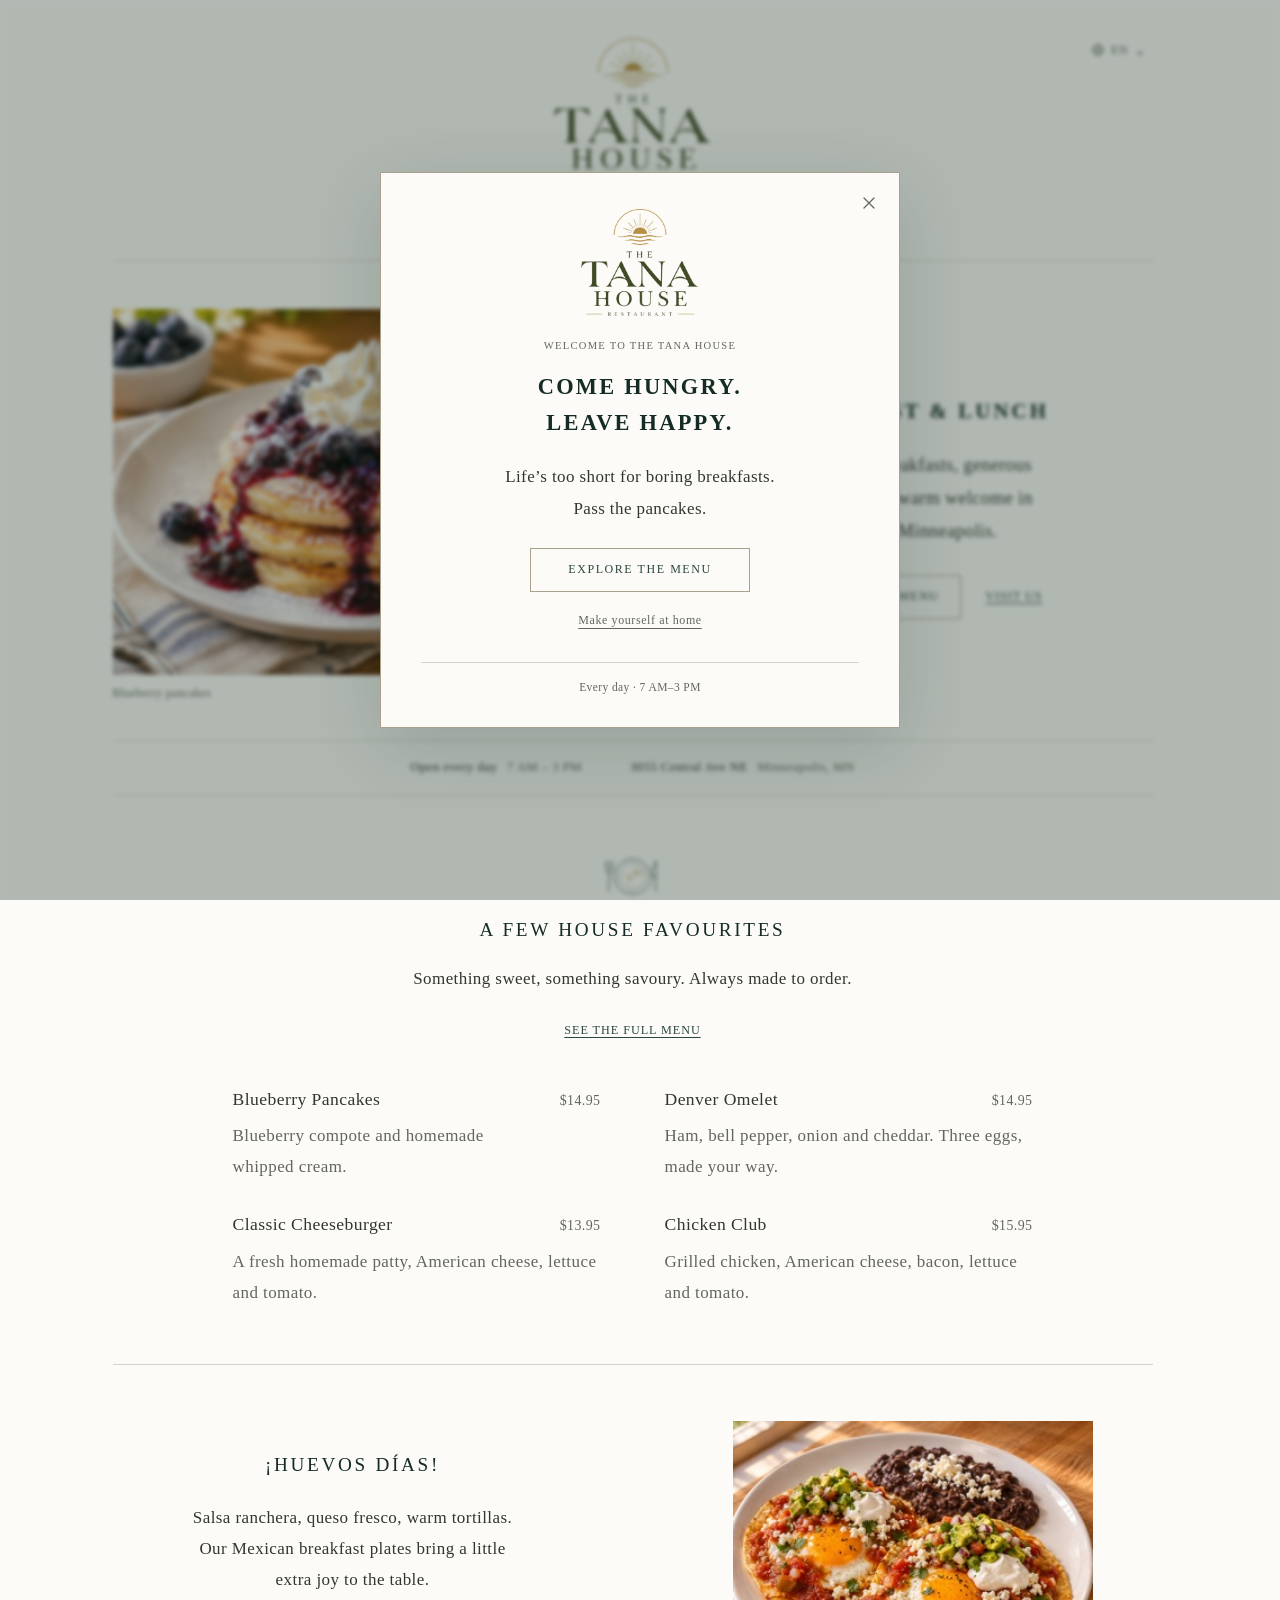
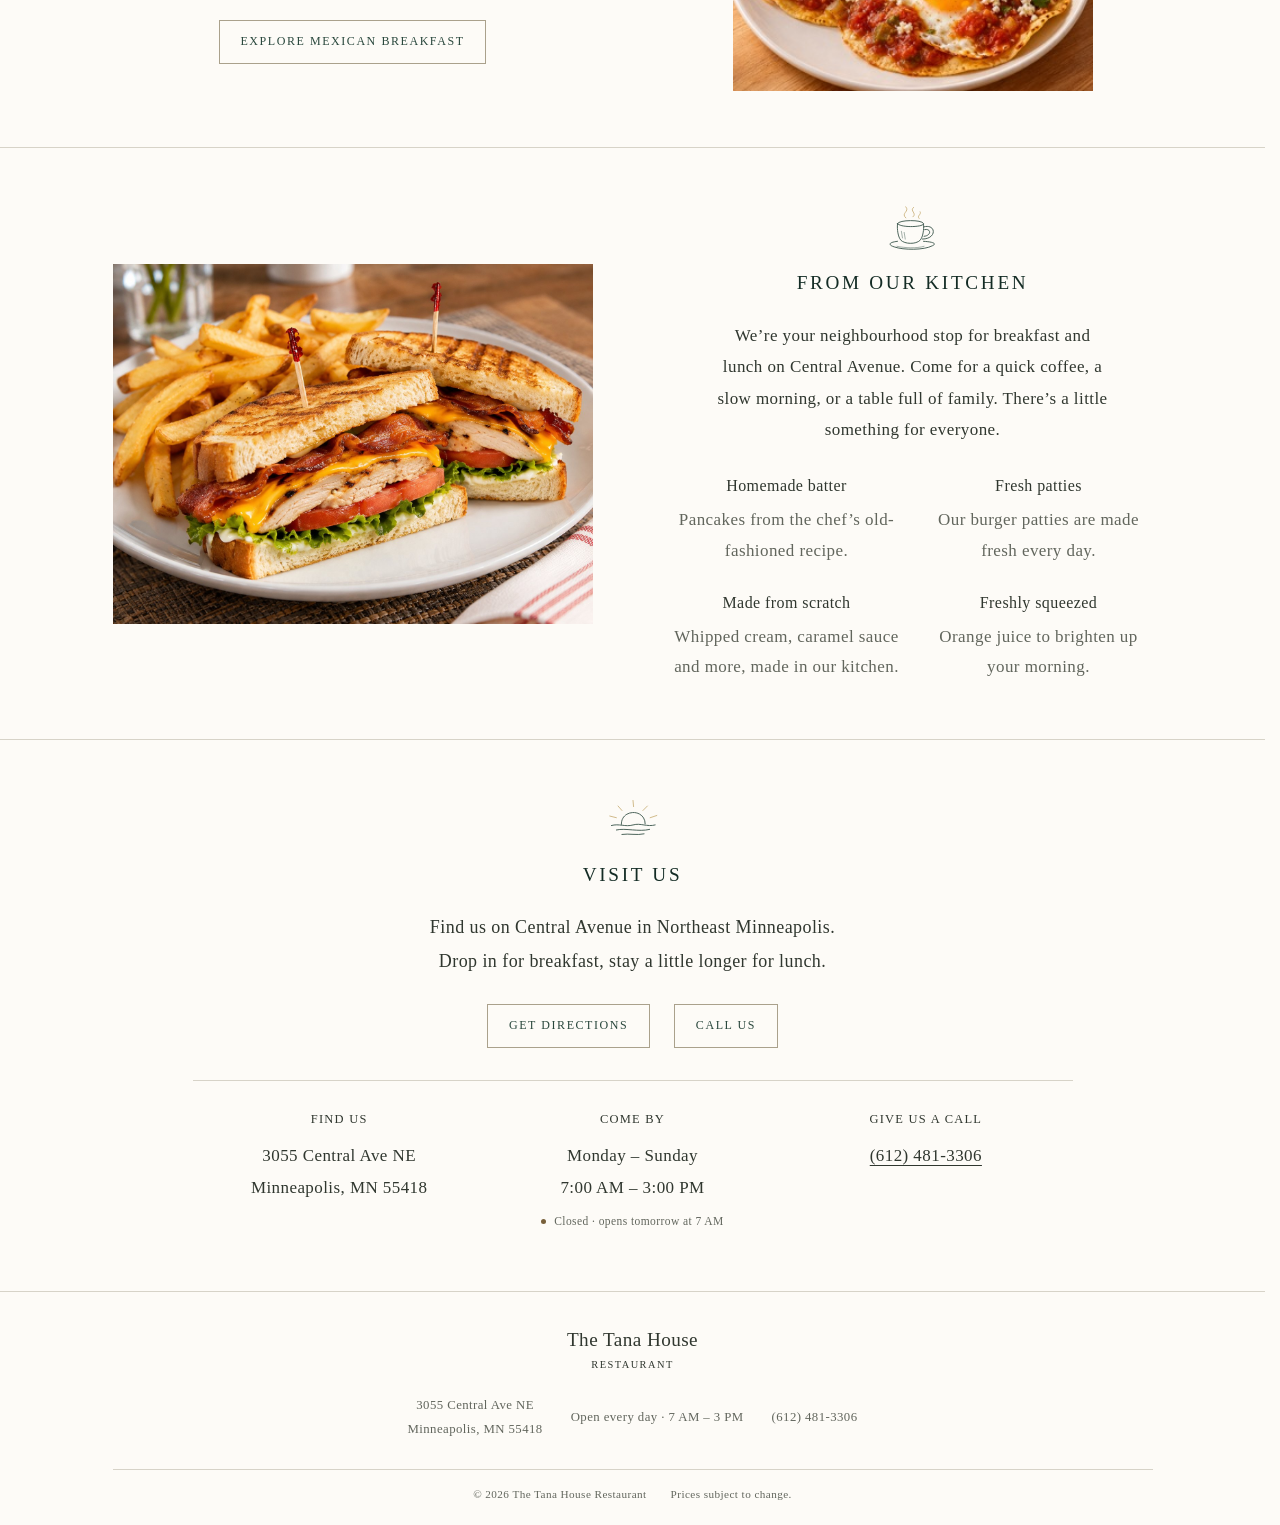
<file: index.html>
<!DOCTYPE html>
<html lang="en">
<head>
  <meta charset="UTF-8">
  <meta name="viewport" content="width=device-width, initial-scale=1, viewport-fit=cover">
  <title>The Tana House | Restaurant — Breakfast &amp; Lunch</title>
  <meta name="description" content="The Tana House is a breakfast and lunch restaurant at 3055 Central Ave NE, Minneapolis, open daily 7 AM–3 PM: classic pancakes, omelets, Mexican breakfast, handcrafted burgers, sandwiches, soups and desserts.">
  <meta name="theme-color" content="#FDFBF7">
  <link rel="icon" href="assets/img/logo-emblem.png" type="image/png">
  <link rel="stylesheet" href="assets/css/styles.css">
  <link rel="stylesheet" href="assets/css/languages.css">
  <link rel="stylesheet" href="assets/css/responsive.css">
  <link rel="alternate" hreflang="en" href="index.html">
  <link rel="alternate" hreflang="es" href="index-es.html">
  <link rel="alternate" hreflang="am" href="index-am.html">
  <link rel="alternate" hreflang="so" href="index-so.html">
  <link rel="alternate" hreflang="vi" href="index-vi.html">
  <link rel="alternate" hreflang="x-default" href="index.html">
  <script type="application/ld+json">
{
 "@context": "https://schema.org",
 "@type": "Restaurant",
 "name": "The Tana House",
 "description": "Breakfast and lunch restaurant in Northeast Minneapolis: pancakes, omelets, Mexican breakfast, burgers, sandwiches, soups and desserts.",
 "address": {
  "@type": "PostalAddress",
  "streetAddress": "3055 Central Ave NE",
  "addressLocality": "Minneapolis",
  "addressRegion": "MN",
  "postalCode": "55418",
  "addressCountry": "US"
 },
 "openingHoursSpecification": [
  {
   "@type": "OpeningHoursSpecification",
   "dayOfWeek": [
    "Monday",
    "Tuesday",
    "Wednesday",
    "Thursday",
    "Friday",
    "Saturday",
    "Sunday"
   ],
   "opens": "07:00",
   "closes": "15:00"
  }
 ],
 "servesCuisine": [
  "Breakfast",
  "Brunch",
  "American",
  "Mexican"
 ],
 "priceRange": "$$",
 "telephone": "+16124813306",
 "hasMenu": "menu.html",
 "image": "assets/img/logo.png"
}
  </script>
</head>
<body class="home-page">
  <a class="skip-link" href="#main">Skip to content</a>

  <header class="site-header">
    <nav class="nav wrap" aria-label="Main navigation">
      <a class="brand" href="index.html" aria-label="The Tana House — home"><img src="assets/img/logo.png" alt="" width="700" height="637"></a>

      <ul class="nav-links" id="nav-links"><li><a class="btn btn-primary" href="menu.html">View menu </a></li><li><a href="index.html#story">Our kitchen</a></li><li><a href="index.html#visit">Visit us</a></li></ul>
      <details class="language-picker"><summary aria-label="Choose language"><svg viewBox="0 0 24 24" fill="none" stroke="currentColor" stroke-width="1.6" aria-hidden="true"><circle cx="12" cy="12" r="9"/><path d="M3 12h18M12 3c5 5 5 13 0 18-5-5-5-13 0-18z"/></svg><span>EN</span><span class="language-chevron" aria-hidden="true">⌄</span></summary><div class="language-options"><a class="lang-switch" href="index.html" lang="en" hreflang="en" aria-current="page">English<span aria-hidden="true">✓</span></a><a class="lang-switch" href="index-es.html" lang="es" hreflang="es">Español</a><a class="lang-switch" href="index-am.html" lang="am" hreflang="am">አማርኛ</a><a class="lang-switch" href="index-so.html" lang="so" hreflang="so">Soomaali</a><a class="lang-switch" href="index-vi.html" lang="vi" hreflang="vi">Tiếng Việt</a></div></details>

    </nav>
  </header>

  <main id="main">
    <section class="hero" aria-labelledby="home-heading">
      <div class="wrap">
        <div class="hero-panel">
          <figure class="hero-art"><div class="photo arch"><img src="assets/img/photos/hero.jpg" alt="Blueberry pancakes with compote and whipped cream" width="1400" height="1050" fetchpriority="high" decoding="async"></div><figcaption><span>Blueberry pancakes</span><span>$14.95</span></figcaption></figure>
          <div class="hero-copy"><h1 id="home-heading">Breakfast &amp; lunch</h1><p class="hero-lead">Homemade breakfasts, generous lunches, and a warm welcome in Northeast Minneapolis.</p><div class="hero-actions"><a class="btn btn-primary" href="menu.html">Explore the menu </a><a class="text-link" href="#visit">Visit us </a></div></div>
        </div>
        <div class="hero-meta"><div><p><strong>Open every day</strong><span>7 AM – 3 PM</span></p></div><div><p><strong>3055 Central Ave NE</strong><span>Minneapolis, MN</span></p></div></div>
      </div>
    </section>

    <section class="section favourites" id="favourites">
      <div class="wrap">
        <div class="section-heading"><div><img class="section-sketch" src="assets/img/sketches/plate.svg" width="112" height="88" alt="" aria-hidden="true" loading="lazy" decoding="async"><h2>A few house favourites</h2><p>Something sweet, something savoury. Always made to order.</p></div><a class="text-link" href="menu.html">See the full menu </a></div>
        <div class="fav-grid">
          <a class="fav-card" href="menu.html#pancakes">

            <div class="fav-body"><div class="fav-title"><h3>Blueberry Pancakes</h3><span class="price">$14.95</span></div><p>Blueberry compote and homemade whipped cream.</p></div>
          </a>
          <a class="fav-card" href="menu.html#omelets">

            <div class="fav-body"><div class="fav-title"><h3>Denver Omelet</h3><span class="price">$14.95</span></div><p>Ham, bell pepper, onion and cheddar. Three eggs, made your way.</p></div>
          </a>
          <a class="fav-card" href="menu.html#burgers">

            <div class="fav-body"><div class="fav-title"><h3>Classic Cheeseburger</h3><span class="price">$13.95</span></div><p>A fresh homemade patty, American cheese, lettuce and tomato.</p></div>
          </a>
          <a class="fav-card" href="menu.html#sandwiches">

            <div class="fav-body"><div class="fav-title"><h3>Chicken Club</h3><span class="price">$15.95</span></div><p>Grilled chicken, American cheese, bacon, lettuce and tomato.</p></div>
          </a>
        </div>
        <aside class="feature" aria-labelledby="mex-heading"><div class="feature-grid">
      <div class="feature-copy"><h2 id="mex-heading">¡Huevos <em>Días!</em></h2><p>Salsa ranchera, queso fresco, warm tortillas. Our Mexican breakfast plates bring a little extra joy to the table.</p><a class="btn btn-gold" href="menu.html#huevos">Explore Mexican breakfast </a></div>
      <div class="feature-art photo"><img src="assets/img/dishes/huevos-rancheros.jpg" alt="Huevos Rancheros" width="320" height="320" loading="lazy" decoding="async"></div>
    </div></aside>
      </div>
    </section>

    <section class="section story-section" id="story"><div class="wrap story-grid">
      <div class="story-art photo"><img src="assets/img/photos/sandwiches.jpg" alt="Grilled chicken club sandwich with bacon, lettuce and tomato" width="1400" height="1050" loading="lazy" decoding="async"></div>
      <div class="story"><img class="section-sketch" src="assets/img/sketches/coffee.svg" width="112" height="88" alt="" aria-hidden="true" loading="lazy" decoding="async"><h2>From our kitchen</h2><p class="story-lead">We’re your neighbourhood stop for breakfast and lunch on Central Avenue. Come for a quick coffee, a slow morning, or a table full of family. There’s a little something for everyone.</p><div class="story-points"><div><h3>Homemade batter</h3><p>Pancakes from the chef’s old-fashioned recipe.</p></div>
<div><h3>Fresh patties</h3><p>Our burger patties are made fresh every day.</p></div>
<div><h3>Made from scratch</h3><p>Whipped cream, caramel sauce and more, made in our kitchen.</p></div>
<div><h3>Freshly squeezed</h3><p>Orange juice to brighten up your morning.</p></div></div></div>
    </div></section>

    <section class="section" data-restaurant-gallery hidden><div class="wrap"><div class="section-heading"><div><span class="eyebrow">A look around</span><h2>Make yourself at home.</h2></div></div><div class="gallery-grid" data-gallery-items></div></div></section>
    <section class="section guest-reviews" data-guest-reviews hidden><div class="wrap"><div class="section-heading"><div><span class="eyebrow">Around the table</span><h2>A few words from our guests.</h2></div></div><div class="review-grid" data-review-items></div></div></section>

    <section class="section visit" id="visit">
      <div class="wrap">
        <div class="visit-heading">
          <div><img class="section-sketch" src="assets/img/sketches/sunrise.svg" width="112" height="88" alt="" aria-hidden="true" loading="lazy" decoding="async"><h2>Visit us</h2></div>
          <div class="visit-copy"><p class="visit-lead">Find us on Central Avenue in Northeast Minneapolis. Drop in for breakfast, stay a little longer for lunch.</p><div class="hero-actions"><a class="btn btn-gold" href="https://www.google.com/maps/search/?api=1&amp;query=The+Tana+House+3055+Central+Ave+NE+Minneapolis+MN+55418" target="_blank" rel="noopener">Get directions </a><a class="btn btn-light" href="tel:+16124813306">Call us</a></div></div>
        </div>
        <div class="visit-card"><div><span class="detail-icon"><svg viewBox="0 0 24 24" fill="none" stroke="currentColor" stroke-width="1.7" stroke-linecap="round" stroke-linejoin="round" aria-hidden="true"><path d="M12 22s-7-6.2-7-12a7 7 0 0 1 14 0c0 5.8-7 12-7 12z"/><circle cx="12" cy="10" r="2.5"/></svg></span><div><h3>Find us</h3><address>3055 Central Ave NE<br>Minneapolis, MN 55418</address></div></div><div><span class="detail-icon"><svg viewBox="0 0 24 24" fill="none" stroke="currentColor" stroke-width="1.7" stroke-linecap="round" stroke-linejoin="round" aria-hidden="true"><path d="M4 6h16M4 12h16M4 18h10"/></svg></span><div><h3>Come by</h3><p>Monday – Sunday<br><strong>7:00 AM – 3:00 PM</strong></p><span class="open-status" hidden><i aria-hidden="true"></i><span class="open-text"></span></span></div></div><div><span class="detail-icon"><svg viewBox="0 0 24 24" fill="none" stroke="currentColor" stroke-width="1.7" stroke-linecap="round" stroke-linejoin="round" aria-hidden="true"><path d="M22 16.9v3a2 2 0 0 1-2.2 2 19.8 19.8 0 0 1-8.6-3.1 19.5 19.5 0 0 1-6-6A19.8 19.8 0 0 1 2.1 4.2 2 2 0 0 1 4.1 2h3a2 2 0 0 1 2 1.7c.1 1 .4 1.9.7 2.8a2 2 0 0 1-.5 2.1L8 9.9a16 16 0 0 0 6 6l1.3-1.3a2 2 0 0 1 2.1-.4c.9.3 1.8.6 2.8.7a2 2 0 0 1 1.7 2z"/></svg></span><div><h3>Give us a call</h3><a href="tel:+16124813306">(612) 481-3306</a></div></div></div>
      </div>
    </section>
  </main>

  <footer class="site-footer">
    <div class="wrap footer-grid"><a class="footer-brand" href="index.html">The Tana House<span>Restaurant</span></a><div class="footer-contact"><address><a href="https://www.google.com/maps/search/?api=1&amp;query=The+Tana+House+3055+Central+Ave+NE+Minneapolis+MN+55418" target="_blank" rel="noopener">3055 Central Ave NE<br>Minneapolis, MN 55418</a></address><p>Open every day · 7 AM – 3 PM</p><a href="tel:+16124813306">(612) 481-3306</a></div></div>
    <div class="wrap footer-bottom"><span>&copy; <span id="year">2026</span> The Tana House Restaurant</span><span>Prices subject to change.</span></div>
  </footer>

  <script src="assets/js/content.js"></script>
  <script src="assets/js/languages.js"></script>
  <script src="assets/js/main.js"></script>
  <script src="assets/js/welcome.js"></script>
  <script src="assets/js/motion.js"></script>
</body>
</html>
</file>
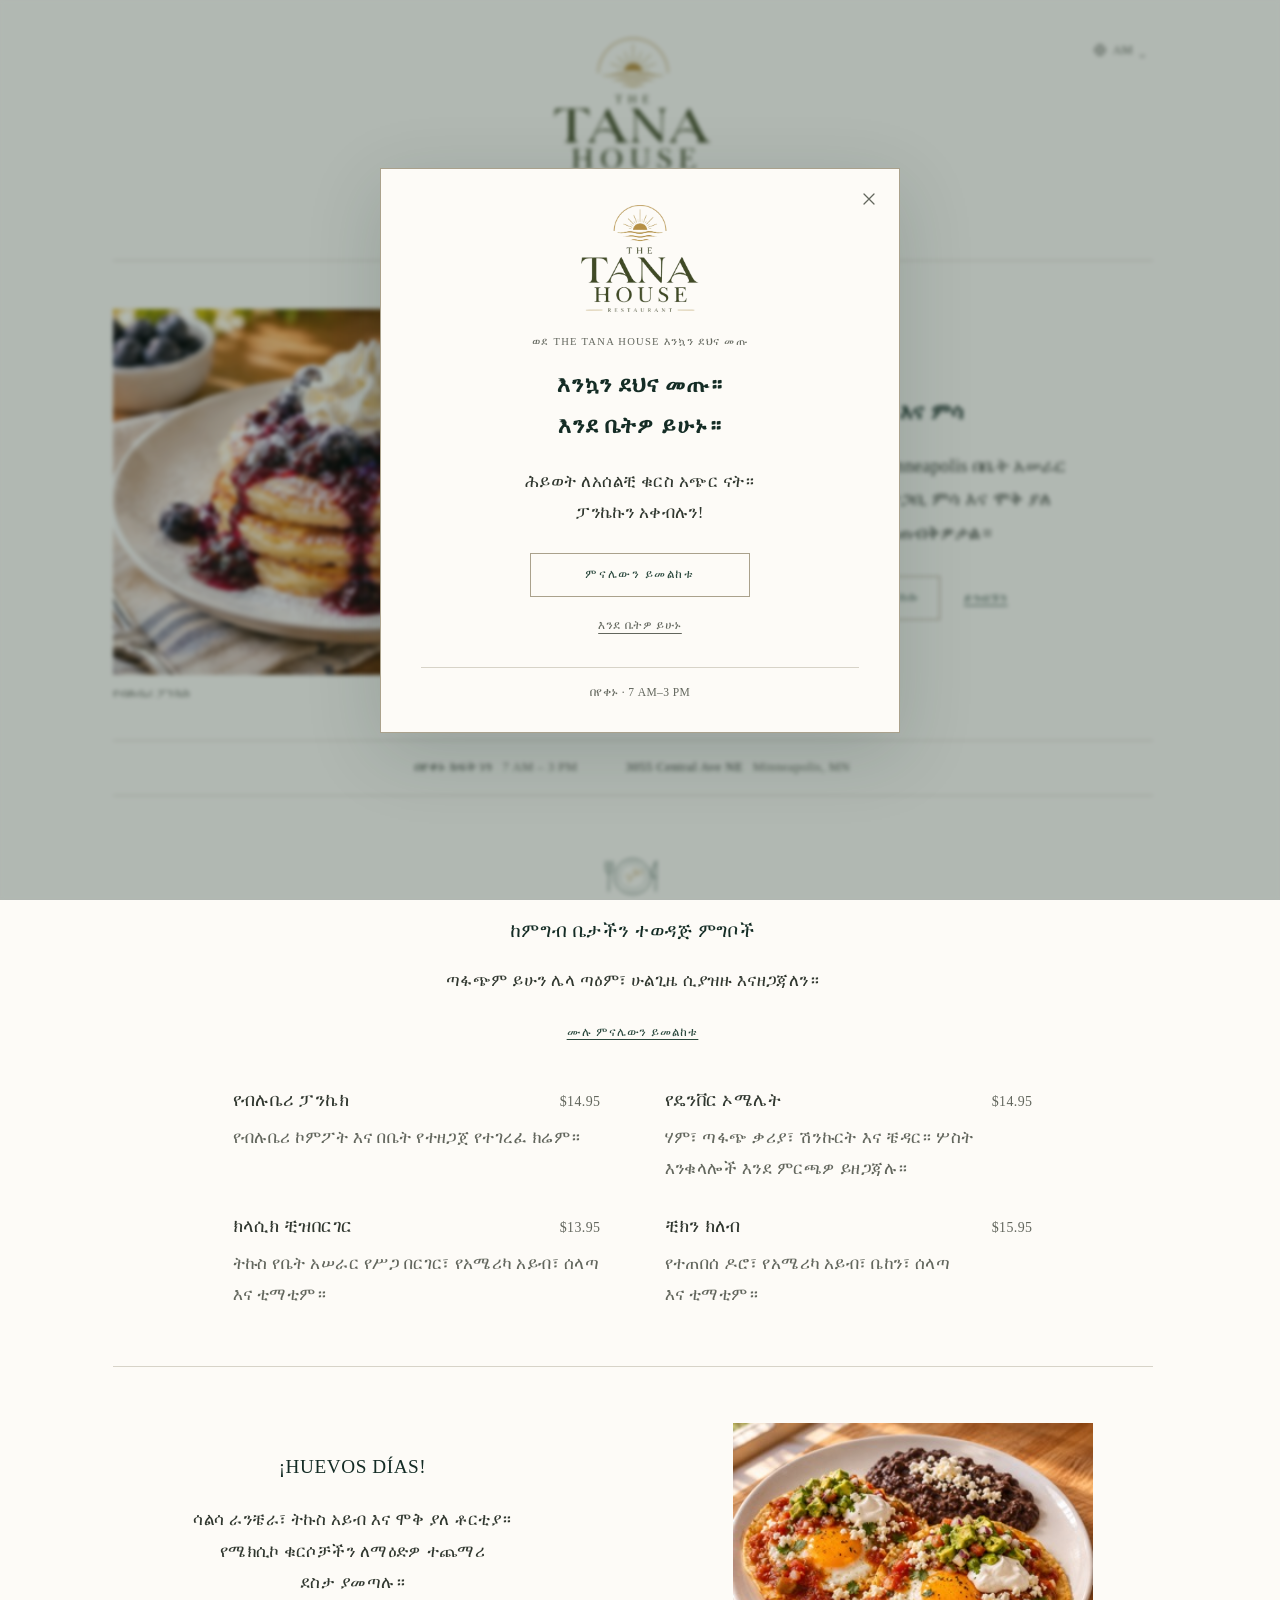
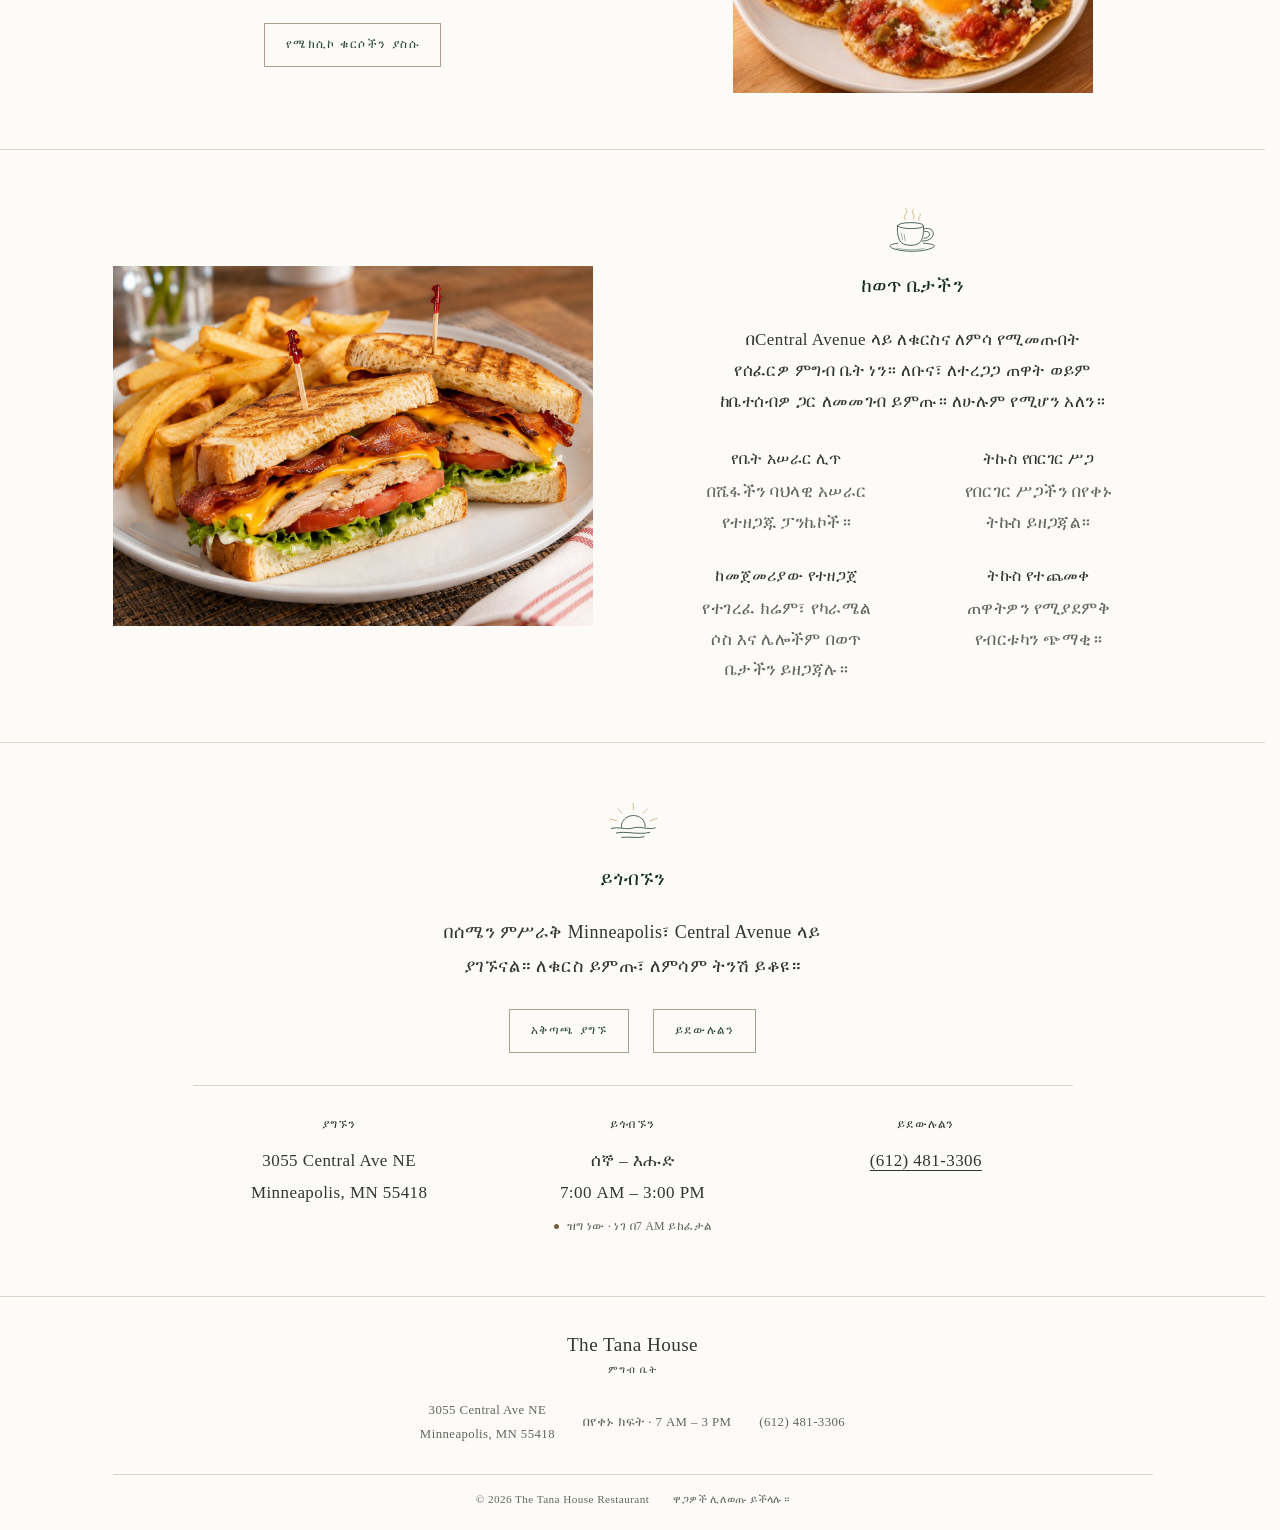
<file: index-am.html>
<!DOCTYPE html>
<html lang="am">
<head>
  <meta charset="UTF-8">
  <meta name="viewport" content="width=device-width, initial-scale=1, viewport-fit=cover">
  <title>The Tana House | ቁርስ እና ምሳ</title>
  <meta name="description" content="The Tana House በ3055 Central Ave NE፣ Minneapolis የሚገኝ የቁርስና የምሳ ምግብ ቤት ነው። ፓንኬክ፣ ኦሜሌት፣ የሜክሲኮ ቁርስ፣ በርገር እና ሌሎችም። በየቀኑ 7 AM–3 PM።">
  <meta name="theme-color" content="#FDFBF7">
  <link rel="icon" href="assets/img/logo-emblem.png" type="image/png">
  <link rel="stylesheet" href="assets/css/styles.css">
  <link rel="stylesheet" href="assets/css/languages.css">
  <link rel="stylesheet" href="assets/css/responsive.css">
  <link rel="alternate" hreflang="en" href="index.html">
  <link rel="alternate" hreflang="es" href="index-es.html">
  <link rel="alternate" hreflang="am" href="index-am.html">
  <link rel="alternate" hreflang="so" href="index-so.html">
  <link rel="alternate" hreflang="vi" href="index-vi.html">
  <link rel="alternate" hreflang="x-default" href="index.html">
  <script type="application/ld+json">
{
 "@context": "https://schema.org",
 "@type": "Restaurant",
 "name": "The Tana House",
 "description": "The Tana House በ3055 Central Ave NE፣ Minneapolis የሚገኝ የቁርስና የምሳ ምግብ ቤት ነው። ፓንኬክ፣ ኦሜሌት፣ የሜክሲኮ ቁርስ፣ በርገር እና ሌሎችም። በየቀኑ 7 AM–3 PM።",
 "address": {
  "@type": "PostalAddress",
  "streetAddress": "3055 Central Ave NE",
  "addressLocality": "Minneapolis",
  "addressRegion": "MN",
  "postalCode": "55418",
  "addressCountry": "US"
 },
 "openingHoursSpecification": [
  {
   "@type": "OpeningHoursSpecification",
   "dayOfWeek": [
    "Monday",
    "Tuesday",
    "Wednesday",
    "Thursday",
    "Friday",
    "Saturday",
    "Sunday"
   ],
   "opens": "07:00",
   "closes": "15:00"
  }
 ],
 "servesCuisine": [
  "Breakfast",
  "Brunch",
  "American",
  "Mexican"
 ],
 "priceRange": "$$",
 "telephone": "+16124813306",
 "hasMenu": "menu-am.html",
 "image": "assets/img/logo.png"
}
</script>
</head>
<body class="home-page">
  <a class="skip-link" href="#main">ወደ ዋናው ይዘት ይሂዱ</a>

  <header class="site-header">
    <nav class="nav wrap" aria-label="ዋና አሰሳ">
      <a class="brand" href="index-am.html" aria-label="The Tana House — ዋና ገጽ"><img src="assets/img/logo.png" alt="" width="700" height="637"></a>

      <ul class="nav-links" id="nav-links"><li><a class="btn btn-primary" href="menu-am.html">ምናሌውን ይመልከቱ </a></li><li><a href="index-am.html#story">ወጥ ቤታችን</a></li><li><a href="index-am.html#visit">ይጎብኙን</a></li></ul>
      <details class="language-picker"><summary aria-label="ቋንቋ ይምረጡ"><svg viewBox="0 0 24 24" fill="none" stroke="currentColor" stroke-width="1.6" aria-hidden="true"><circle cx="12" cy="12" r="9"/><path d="M3 12h18M12 3c5 5 5 13 0 18-5-5-5-13 0-18z"/></svg><span>AM</span><span class="language-chevron" aria-hidden="true">⌄</span></summary><div class="language-options"><a class="lang-switch" href="index.html" lang="en" hreflang="en">English</a><a class="lang-switch" href="index-es.html" lang="es" hreflang="es">Español</a><a class="lang-switch" href="index-am.html" lang="am" hreflang="am" aria-current="page">አማርኛ<span aria-hidden="true">✓</span></a><a class="lang-switch" href="index-so.html" lang="so" hreflang="so">Soomaali</a><a class="lang-switch" href="index-vi.html" lang="vi" hreflang="vi">Tiếng Việt</a></div></details>

    </nav>
  </header>

  <main id="main">
    <section class="hero" aria-labelledby="home-heading">
      <div class="wrap">
        <div class="hero-panel">
          <figure class="hero-art"><div class="photo arch"><img src="assets/img/photos/hero.jpg" alt="የብሉቤሪ ፓንኬክ ከኮምፖት እና ከተገረፈ ክሬም ጋር" width="1400" height="1050" fetchpriority="high" decoding="async"></div><figcaption><span>የብሉቤሪ ፓንኬክ</span><span>$14.95</span></figcaption></figure>
          <div class="hero-copy"><h1 id="home-heading">ቁርስ እና ምሳ</h1><p class="hero-lead">በሰሜን ምሥራቅ Minneapolis በቤት አሠራር የተዘጋጀ ቁርስ፣ አጥጋቢ ምሳ እና ሞቅ ያለ አቀባበል ይጠብቅዎታል።</p><div class="hero-actions"><a class="btn btn-primary" href="menu-am.html">ምናሌውን ያስሱ </a><a class="text-link" href="#visit">ይጎብኙን </a></div></div>
        </div>
        <div class="hero-meta"><div><p><strong>በየቀኑ ክፍት ነን</strong><span>7 AM – 3 PM</span></p></div><div><p><strong>3055 Central Ave NE</strong><span>Minneapolis, MN</span></p></div></div>
      </div>
    </section>

    <section class="section favourites" id="favourites">
      <div class="wrap">
        <div class="section-heading"><div><img class="section-sketch" src="assets/img/sketches/plate.svg" width="112" height="88" alt="" aria-hidden="true" loading="lazy" decoding="async"><h2>ከምግብ ቤታችን ተወዳጅ ምግቦች</h2><p>ጣፋጭም ይሁን ሌላ ጣዕም፣ ሁልጊዜ ሲያዝዙ እናዘጋጃለን።</p></div><a class="text-link" href="menu-am.html">ሙሉ ምናሌውን ይመልከቱ </a></div>
        <div class="fav-grid">
          <a class="fav-card" href="menu-am.html#pancakes">

            <div class="fav-body"><div class="fav-title"><h3>የብሉቤሪ ፓንኬክ</h3><span class="price">$14.95</span></div><p>የብሉቤሪ ኮምፖት እና በቤት የተዘጋጀ የተገረፈ ክሬም።</p></div>
          </a>
          <a class="fav-card" href="menu-am.html#omelets">

            <div class="fav-body"><div class="fav-title"><h3>የዴንቨር ኦሜሌት</h3><span class="price">$14.95</span></div><p>ሃም፣ ጣፋጭ ቃሪያ፣ ሽንኩርት እና ቼዳር። ሦስት እንቁላሎች እንደ ምርጫዎ ይዘጋጃሉ።</p></div>
          </a>
          <a class="fav-card" href="menu-am.html#burgers">

            <div class="fav-body"><div class="fav-title"><h3>ክላሲክ ቺዝበርገር</h3><span class="price">$13.95</span></div><p>ትኩስ የቤት አሠራር የሥጋ በርገር፣ የአሜሪካ አይብ፣ ሰላጣ እና ቲማቲም።</p></div>
          </a>
          <a class="fav-card" href="menu-am.html#sandwiches">

            <div class="fav-body"><div class="fav-title"><h3>ቺክን ክለብ</h3><span class="price">$15.95</span></div><p>የተጠበሰ ዶሮ፣ የአሜሪካ አይብ፣ ቤከን፣ ሰላጣ እና ቲማቲም።</p></div>
          </a>
        </div>
        <aside class="feature" aria-labelledby="mex-heading"><div class="feature-grid">
      <div class="feature-copy"><h2 id="mex-heading">¡Huevos <em>Días!</em></h2><p>ሳልሳ ራንቼራ፣ ትኩስ አይብ እና ሞቅ ያለ ቶርቲያ። የሜክሲኮ ቁርሶቻችን ለማዕድዎ ተጨማሪ ደስታ ያመጣሉ።</p><a class="btn btn-gold" href="menu-am.html#huevos">የሜክሲኮ ቁርሶችን ያስሱ </a></div>
      <div class="feature-art photo"><img src="assets/img/dishes/huevos-rancheros.jpg" alt="Huevos Rancheros" width="320" height="320" loading="lazy" decoding="async"></div>
    </div></aside>
      </div>
    </section>

    <section class="section story-section" id="story"><div class="wrap story-grid">
      <div class="story-art photo"><img src="assets/img/photos/sandwiches.jpg" alt="የተጠበሰ የዶሮ ክለብ ሳንድዊች ከቤከን፣ ከሰላጣ እና ከቲማቲም ጋር" width="1400" height="1050" loading="lazy" decoding="async"></div>
      <div class="story"><img class="section-sketch" src="assets/img/sketches/coffee.svg" width="112" height="88" alt="" aria-hidden="true" loading="lazy" decoding="async"><h2>ከወጥ ቤታችን</h2><p class="story-lead">በCentral Avenue ላይ ለቁርስና ለምሳ የሚመጡበት የሰፈርዎ ምግብ ቤት ነን። ለቡና፣ ለተረጋጋ ጠዋት ወይም ከቤተሰብዎ ጋር ለመመገብ ይምጡ። ለሁሉም የሚሆን አለን።</p><div class="story-points"><div><h3>የቤት አሠራር ሊጥ</h3><p>በሼፋችን ባህላዊ አሠራር የተዘጋጁ ፓንኬኮች።</p></div>
<div><h3>ትኩስ የበርገር ሥጋ</h3><p>የበርገር ሥጋችን በየቀኑ ትኩስ ይዘጋጃል።</p></div>
<div><h3>ከመጀመሪያው የተዘጋጀ</h3><p>የተገረፈ ክሬም፣ የካራሜል ሶስ እና ሌሎችም በወጥ ቤታችን ይዘጋጃሉ።</p></div>
<div><h3>ትኩስ የተጨመቀ</h3><p>ጠዋትዎን የሚያደምቅ የብርቱካን ጭማቂ።</p></div></div></div>
    </div></section>

    <section class="section" data-restaurant-gallery hidden><div class="wrap"><div class="section-heading"><div><span class="eyebrow">አካባቢያችንን ይመልከቱ</span><h2>እንደ ቤትዎ ይሁኑ።</h2></div></div><div class="gallery-grid" data-gallery-items></div></div></section>
    <section class="section guest-reviews" data-guest-reviews hidden><div class="wrap"><div class="section-heading"><div><span class="eyebrow">በማዕዱ ዙሪያ</span><h2>ከእንግዶቻችን ጥቂት ቃላት።</h2></div></div><div class="review-grid" data-review-items></div></div></section>

    <section class="section visit" id="visit">
      <div class="wrap">
        <div class="visit-heading">
          <div><img class="section-sketch" src="assets/img/sketches/sunrise.svg" width="112" height="88" alt="" aria-hidden="true" loading="lazy" decoding="async"><h2>ይጎብኙን</h2></div>
          <div class="visit-copy"><p class="visit-lead">በሰሜን ምሥራቅ Minneapolis፣ Central Avenue ላይ ያገኙናል። ለቁርስ ይምጡ፣ ለምሳም ትንሽ ይቆዩ።</p><div class="hero-actions"><a class="btn btn-gold" href="https://www.google.com/maps/search/?api=1&amp;query=The+Tana+House+3055+Central+Ave+NE+Minneapolis+MN+55418" target="_blank" rel="noopener">አቅጣጫ ያግኙ </a><a class="btn btn-light" href="tel:+16124813306">ይደውሉልን</a></div></div>
        </div>
        <div class="visit-card"><div><span class="detail-icon"><svg viewbox="0 0 24 24" fill="none" stroke="currentColor" stroke-width="1.7" stroke-linecap="round" stroke-linejoin="round" aria-hidden="true"><path d="M12 22s-7-6.2-7-12a7 7 0 0 1 14 0c0 5.8-7 12-7 12z"></path><circle cx="12" cy="10" r="2.5"></circle></svg></span><div><h3>ያግኙን</h3><address>3055 Central Ave NE<br>Minneapolis, MN 55418</address></div></div><div><span class="detail-icon"><svg viewbox="0 0 24 24" fill="none" stroke="currentColor" stroke-width="1.7" stroke-linecap="round" stroke-linejoin="round" aria-hidden="true"><path d="M4 6h16M4 12h16M4 18h10"></path></svg></span><div><h3>ይጎብኙን</h3><p>ሰኞ – እሑድ<br><strong>7:00 AM – 3:00 PM</strong></p><span class="open-status" hidden><i aria-hidden="true"></i><span class="open-text"></span></span></div></div><div><span class="detail-icon"><svg viewbox="0 0 24 24" fill="none" stroke="currentColor" stroke-width="1.7" stroke-linecap="round" stroke-linejoin="round" aria-hidden="true"><path d="M22 16.9v3a2 2 0 0 1-2.2 2 19.8 19.8 0 0 1-8.6-3.1 19.5 19.5 0 0 1-6-6A19.8 19.8 0 0 1 2.1 4.2 2 2 0 0 1 4.1 2h3a2 2 0 0 1 2 1.7c.1 1 .4 1.9.7 2.8a2 2 0 0 1-.5 2.1L8 9.9a16 16 0 0 0 6 6l1.3-1.3a2 2 0 0 1 2.1-.4c.9.3 1.8.6 2.8.7a2 2 0 0 1 1.7 2z"></path></svg></span><div><h3>ይደውሉልን</h3><a href="tel:+16124813306">(612) 481-3306</a></div></div></div>
      </div>
    </section>
  </main>

  <footer class="site-footer">
    <div class="wrap footer-grid"><a class="footer-brand" href="index-am.html">The Tana House<span>ምግብ ቤት</span></a><div class="footer-contact"><address><a href="https://www.google.com/maps/search/?api=1&amp;query=The+Tana+House+3055+Central+Ave+NE+Minneapolis+MN+55418" target="_blank" rel="noopener">3055 Central Ave NE<br>Minneapolis, MN 55418</a></address><p>በየቀኑ ክፍት · 7 AM – 3 PM</p><a href="tel:+16124813306">(612) 481-3306</a></div></div>
    <div class="wrap footer-bottom"><span>© <span id="year">2026</span> The Tana House Restaurant</span><span>ዋጋዎች ሊለወጡ ይችላሉ።</span></div>
  </footer>

  <script src="assets/js/content.js"></script>
  <script src="assets/js/languages.js"></script>
  <script src="assets/js/main.js"></script>
  <script src="assets/js/welcome.js"></script>
  <script src="assets/js/motion.js"></script>
</body>
</html>
</file>
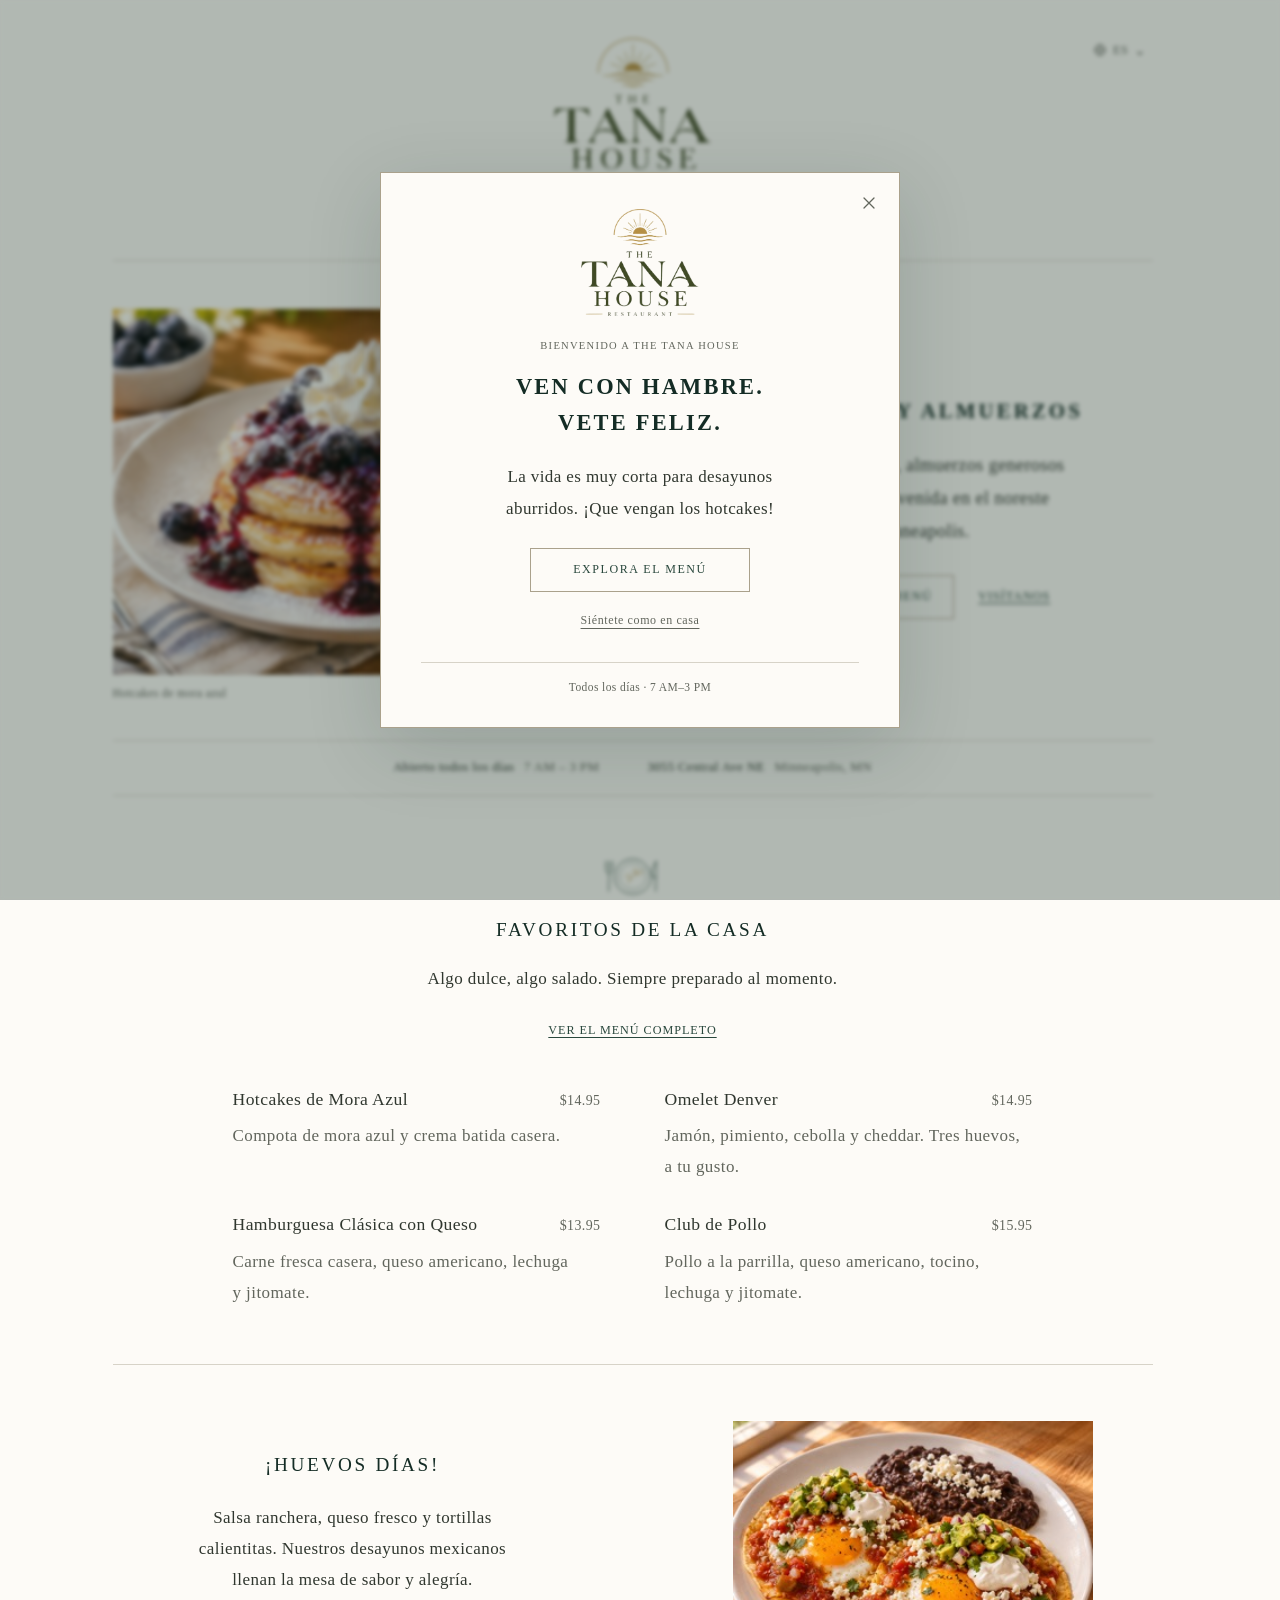
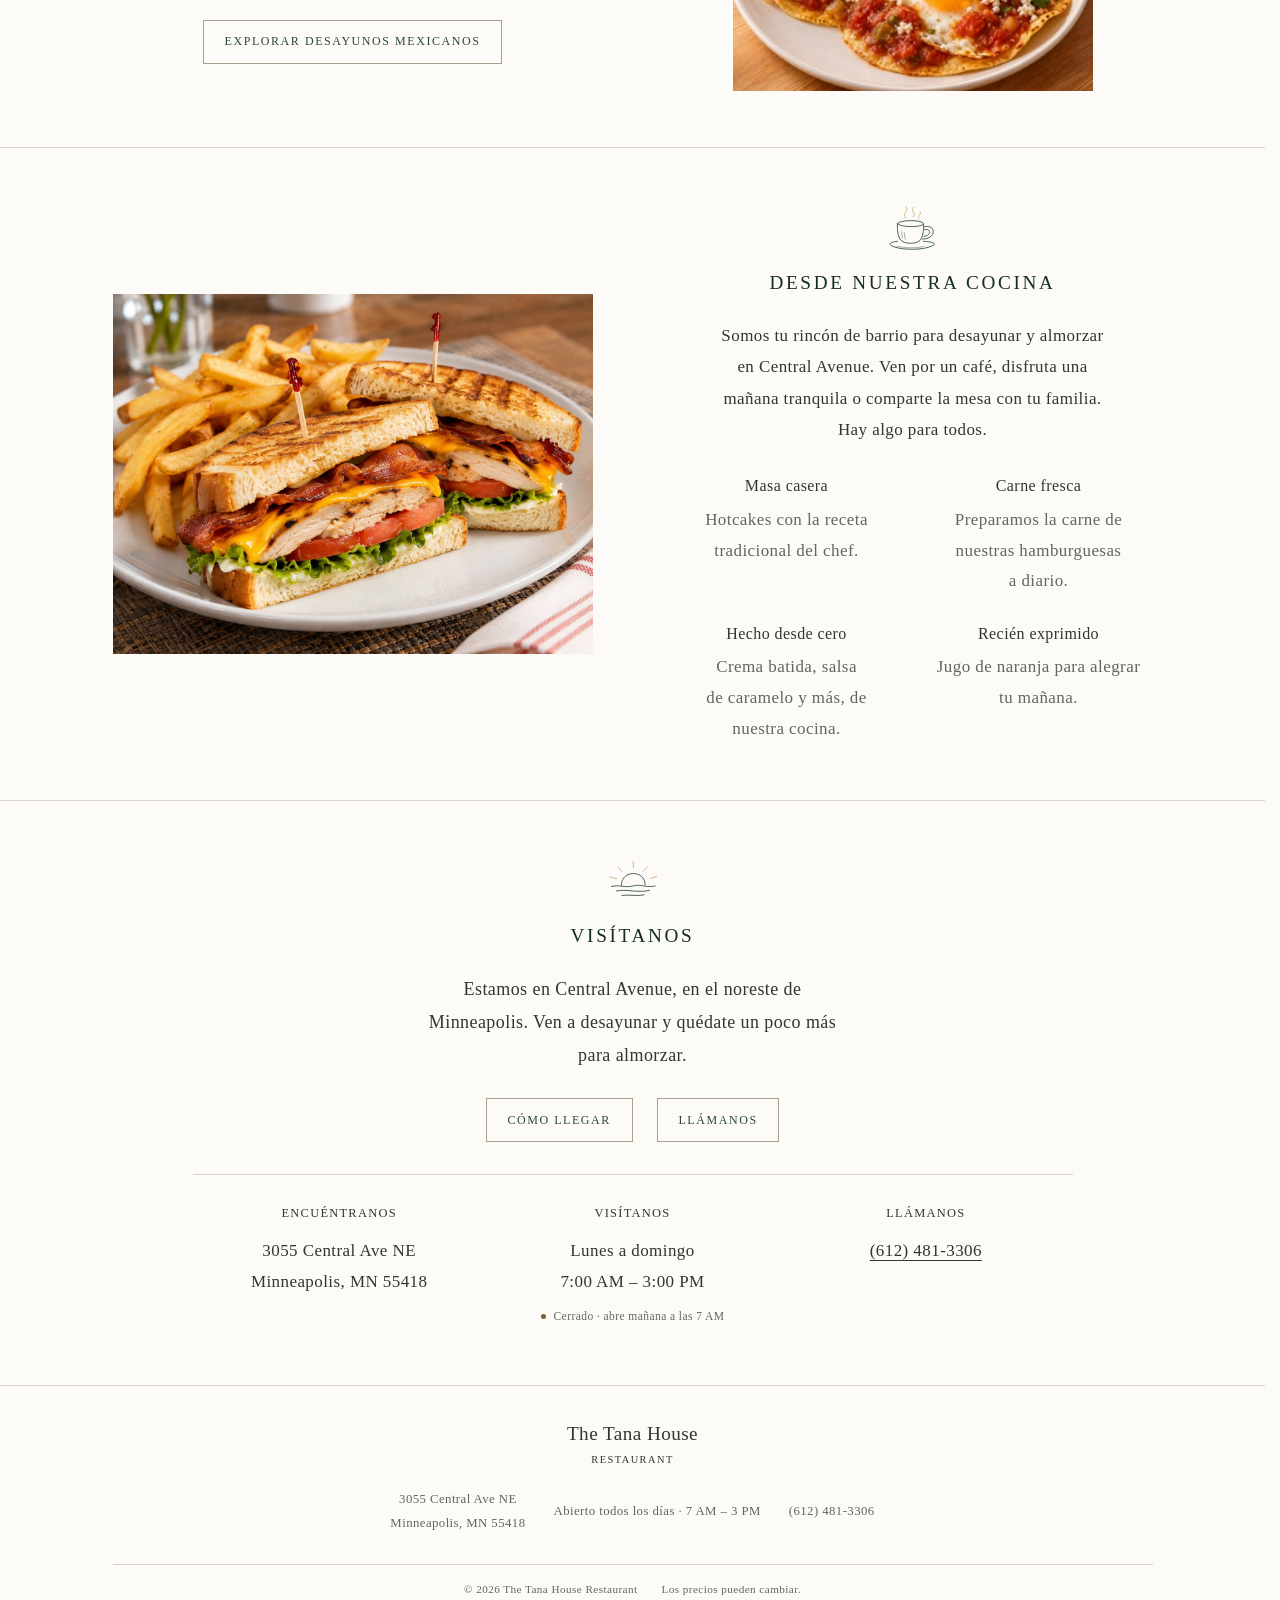
<file: index-es.html>
<!DOCTYPE html>
<html lang="es">
<head>
  <meta charset="UTF-8">
  <meta name="viewport" content="width=device-width, initial-scale=1, viewport-fit=cover">
  <title>The Tana House | Restaurante — Desayunos y Almuerzos</title>
  <meta name="description" content="The Tana House es un restaurante de desayunos y almuerzos en 3055 Central Ave NE, Minneapolis, abierto todos los días de 7 AM a 3 PM: hotcakes, omelets, desayunos mexicanos, hamburguesas, sándwiches, sopas y postres.">
  <meta name="theme-color" content="#FDFBF7">
  <link rel="icon" href="assets/img/logo-emblem.png" type="image/png">
  <link rel="stylesheet" href="assets/css/styles.css">
  <link rel="stylesheet" href="assets/css/languages.css">
  <link rel="stylesheet" href="assets/css/responsive.css">
  <link rel="alternate" hreflang="en" href="index.html">
  <link rel="alternate" hreflang="es" href="index-es.html">
  <link rel="alternate" hreflang="am" href="index-am.html">
  <link rel="alternate" hreflang="so" href="index-so.html">
  <link rel="alternate" hreflang="vi" href="index-vi.html">
  <link rel="alternate" hreflang="x-default" href="index.html">
  <script type="application/ld+json">
{
 "@context": "https://schema.org",
 "@type": "Restaurante",
 "name": "The Tana House",
 "description": "Breakfast and lunch restaurant in Northeast Minneapolis: pancakes, omelets, Mexican breakfast, burgers, sandwiches, soups and desserts.",
 "address": {
  "@type": "PostalAddress",
  "streetAddress": "3055 Central Ave NE",
  "addressLocality": "Minneapolis",
  "addressRegion": "MN",
  "postalCode": "55418",
  "addressCountry": "US"
 },
 "openingHoursSpecification": [
  {
   "@type": "OpeningHoursSpecification",
   "dayOfWeek": [
    "Monday",
    "Tuesday",
    "Wednesday",
    "Thursday",
    "Friday",
    "Saturday",
    "Sunday"
   ],
   "opens": "07:00",
   "closes": "15:00"
  }
 ],
 "servesCuisine": [
  "Breakfast",
  "Brunch",
  "American",
  "Mexicano"
 ],
 "priceRange": "$$",
 "telephone": "+16124813306",
 "hasMenu": "menu-es.html",
 "image": "assets/img/logo.png"
}
  </script>
</head>
<body class="home-page">
  <a class="skip-link" href="#main">Saltar al contenido</a>

  <header class="site-header">
    <nav class="nav wrap" aria-label="Navegación principal">
      <a class="brand" href="index-es.html" aria-label="The Tana House — inicio"><img src="assets/img/logo.png" alt="" width="700" height="637"></a>

      <ul class="nav-links" id="nav-links"><li><a class="btn btn-primary" href="menu-es.html">Ver menú </a></li><li><a href="index-es.html#story">Nuestra cocina</a></li><li><a href="index-es.html#visit">Visítanos</a></li></ul>
      <details class="language-picker"><summary aria-label="Elegir idioma"><svg viewBox="0 0 24 24" fill="none" stroke="currentColor" stroke-width="1.6" aria-hidden="true"><circle cx="12" cy="12" r="9"/><path d="M3 12h18M12 3c5 5 5 13 0 18-5-5-5-13 0-18z"/></svg><span>ES</span><span class="language-chevron" aria-hidden="true">⌄</span></summary><div class="language-options"><a class="lang-switch" href="index.html" lang="en" hreflang="en">English</a><a class="lang-switch" href="index-es.html" lang="es" hreflang="es" aria-current="page">Español<span aria-hidden="true">✓</span></a><a class="lang-switch" href="index-am.html" lang="am" hreflang="am">አማርኛ</a><a class="lang-switch" href="index-so.html" lang="so" hreflang="so">Soomaali</a><a class="lang-switch" href="index-vi.html" lang="vi" hreflang="vi">Tiếng Việt</a></div></details>

    </nav>
  </header>

  <main id="main">
    <section class="hero" aria-labelledby="home-heading">
      <div class="wrap">
        <div class="hero-panel">
          <figure class="hero-art"><div class="photo arch"><img src="assets/img/photos/hero.jpg" alt="Hotcakes de mora azul con compota y crema batida" width="1400" height="1050" fetchpriority="high" decoding="async"></div><figcaption><span>Hotcakes de mora azul</span><span>$14.95</span></figcaption></figure>
          <div class="hero-copy"><h1 id="home-heading">Desayunos y almuerzos</h1><p class="hero-lead">Desayunos caseros, almuerzos generosos y una cálida bienvenida en el noreste de Minneapolis.</p><div class="hero-actions"><a class="btn btn-primary" href="menu-es.html">Explorar el menú </a><a class="text-link" href="#visit">Visítanos </a></div></div>
        </div>
        <div class="hero-meta"><div><p><strong>Abierto todos los días</strong><span>7 AM – 3 PM</span></p></div><div><p><strong>3055 Central Ave NE</strong><span>Minneapolis, MN</span></p></div></div>
      </div>
    </section>

    <section class="section favourites" id="favourites">
      <div class="wrap">
        <div class="section-heading"><div><img class="section-sketch" src="assets/img/sketches/plate.svg" width="112" height="88" alt="" aria-hidden="true" loading="lazy" decoding="async"><h2>Favoritos de la casa</h2><p>Algo dulce, algo salado. Siempre preparado al momento.</p></div><a class="text-link" href="menu-es.html">Ver el menú completo </a></div>
        <div class="fav-grid">
          <a class="fav-card" href="menu-es.html#pancakes">

            <div class="fav-body"><div class="fav-title"><h3>Hotcakes de Mora Azul</h3><span class="price">$14.95</span></div><p>Compota de mora azul y crema batida casera.</p></div>
          </a>
          <a class="fav-card" href="menu-es.html#omelets">

            <div class="fav-body"><div class="fav-title"><h3>Omelet Denver</h3><span class="price">$14.95</span></div><p>Jamón, pimiento, cebolla y cheddar. Tres huevos, a tu gusto.</p></div>
          </a>
          <a class="fav-card" href="menu-es.html#burgers">

            <div class="fav-body"><div class="fav-title"><h3>Hamburguesa Clásica con Queso</h3><span class="price">$13.95</span></div><p>Carne fresca casera, queso americano, lechuga y jitomate.</p></div>
          </a>
          <a class="fav-card" href="menu-es.html#sandwiches">

            <div class="fav-body"><div class="fav-title"><h3>Club de Pollo</h3><span class="price">$15.95</span></div><p>Pollo a la parrilla, queso americano, tocino, lechuga y jitomate.</p></div>
          </a>
        </div>
        <aside class="feature" aria-labelledby="mex-heading"><div class="feature-grid">
      <div class="feature-copy"><h2 id="mex-heading">¡Huevos <em>Días!</em></h2><p>Salsa ranchera, queso fresco y tortillas calientitas. Nuestros desayunos mexicanos llenan la mesa de sabor y alegría.</p><a class="btn btn-gold" href="menu-es.html#huevos">Explorar desayunos mexicanos </a></div>
      <div class="feature-art photo"><img src="assets/img/dishes/huevos-rancheros.jpg" alt="Huevos Rancheros" width="320" height="320" loading="lazy" decoding="async"></div>
    </div></aside>
      </div>
    </section>

    <section class="section story-section" id="story"><div class="wrap story-grid">
      <div class="story-art photo"><img src="assets/img/photos/sandwiches.jpg" alt="Club de pollo a la parrilla con tocino, lechuga y jitomate" width="1400" height="1050" loading="lazy" decoding="async"></div>
      <div class="story"><img class="section-sketch" src="assets/img/sketches/coffee.svg" width="112" height="88" alt="" aria-hidden="true" loading="lazy" decoding="async"><h2>Desde nuestra cocina</h2><p class="story-lead">Somos tu rincón de barrio para desayunar y almorzar en Central Avenue. Ven por un café, disfruta una mañana tranquila o comparte la mesa con tu familia. Hay algo para todos.</p><div class="story-points"><div><h3>Masa casera</h3><p>Hotcakes con la receta tradicional del chef.</p></div>
<div><h3>Carne fresca</h3><p>Preparamos la carne de nuestras hamburguesas a diario.</p></div>
<div><h3>Hecho desde cero</h3><p>Crema batida, salsa de caramelo y más, de nuestra cocina.</p></div>
<div><h3>Recién exprimido</h3><p>Jugo de naranja para alegrar tu mañana.</p></div></div></div>
    </div></section>

    <section class="section" data-restaurant-gallery hidden><div class="wrap"><div class="section-heading"><div><span class="eyebrow">Un vistazo</span><h2>Siéntete como en casa.</h2></div></div><div class="gallery-grid" data-gallery-items></div></div></section>
    <section class="section guest-reviews" data-guest-reviews hidden><div class="wrap"><div class="section-heading"><div><span class="eyebrow">Alrededor de la mesa</span><h2>Lo que dicen nuestros comensales.</h2></div></div><div class="review-grid" data-review-items></div></div></section>

    <section class="section visit" id="visit">
      <div class="wrap">
        <div class="visit-heading">
          <div><img class="section-sketch" src="assets/img/sketches/sunrise.svg" width="112" height="88" alt="" aria-hidden="true" loading="lazy" decoding="async"><h2>Visítanos</h2></div>
          <div class="visit-copy"><p class="visit-lead">Estamos en Central Avenue, en el noreste de Minneapolis. Ven a desayunar y quédate un poco más para almorzar.</p><div class="hero-actions"><a class="btn btn-gold" href="https://www.google.com/maps/search/?api=1&amp;query=The+Tana+House+3055+Central+Ave+NE+Minneapolis+MN+55418" target="_blank" rel="noopener">Cómo llegar </a><a class="btn btn-light" href="tel:+16124813306">Llámanos</a></div></div>
        </div>
        <div class="visit-card"><div><span class="detail-icon"><svg viewBox="0 0 24 24" fill="none" stroke="currentColor" stroke-width="1.7" stroke-linecap="round" stroke-linejoin="round" aria-hidden="true"><path d="M12 22s-7-6.2-7-12a7 7 0 0 1 14 0c0 5.8-7 12-7 12z"/><circle cx="12" cy="10" r="2.5"/></svg></span><div><h3>Encuéntranos</h3><address>3055 Central Ave NE<br>Minneapolis, MN 55418</address></div></div><div><span class="detail-icon"><svg viewBox="0 0 24 24" fill="none" stroke="currentColor" stroke-width="1.7" stroke-linecap="round" stroke-linejoin="round" aria-hidden="true"><path d="M4 6h16M4 12h16M4 18h10"/></svg></span><div><h3>Visítanos</h3><p>Lunes a domingo<br><strong>7:00 AM – 3:00 PM</strong></p><span class="open-status" hidden><i aria-hidden="true"></i><span class="open-text"></span></span></div></div><div><span class="detail-icon"><svg viewBox="0 0 24 24" fill="none" stroke="currentColor" stroke-width="1.7" stroke-linecap="round" stroke-linejoin="round" aria-hidden="true"><path d="M22 16.9v3a2 2 0 0 1-2.2 2 19.8 19.8 0 0 1-8.6-3.1 19.5 19.5 0 0 1-6-6A19.8 19.8 0 0 1 2.1 4.2 2 2 0 0 1 4.1 2h3a2 2 0 0 1 2 1.7c.1 1 .4 1.9.7 2.8a2 2 0 0 1-.5 2.1L8 9.9a16 16 0 0 0 6 6l1.3-1.3a2 2 0 0 1 2.1-.4c.9.3 1.8.6 2.8.7a2 2 0 0 1 1.7 2z"/></svg></span><div><h3>Llámanos</h3><a href="tel:+16124813306">(612) 481-3306</a></div></div></div>
      </div>
    </section>
  </main>

  <footer class="site-footer">
    <div class="wrap footer-grid"><a class="footer-brand" href="index-es.html">The Tana House<span>Restaurant</span></a><div class="footer-contact"><address><a href="https://www.google.com/maps/search/?api=1&amp;query=The+Tana+House+3055+Central+Ave+NE+Minneapolis+MN+55418" target="_blank" rel="noopener">3055 Central Ave NE<br>Minneapolis, MN 55418</a></address><p>Abierto todos los días · 7 AM – 3 PM</p><a href="tel:+16124813306">(612) 481-3306</a></div></div>
    <div class="wrap footer-bottom"><span>&copy; <span id="year">2026</span> The Tana House Restaurant</span><span>Los precios pueden cambiar.</span></div>
  </footer>

  <script src="assets/js/content.js"></script>
  <script src="assets/js/languages.js"></script>
  <script src="assets/js/main.js"></script>
  <script src="assets/js/welcome.js"></script>
  <script src="assets/js/motion.js"></script>
</body>
</html>
</file>
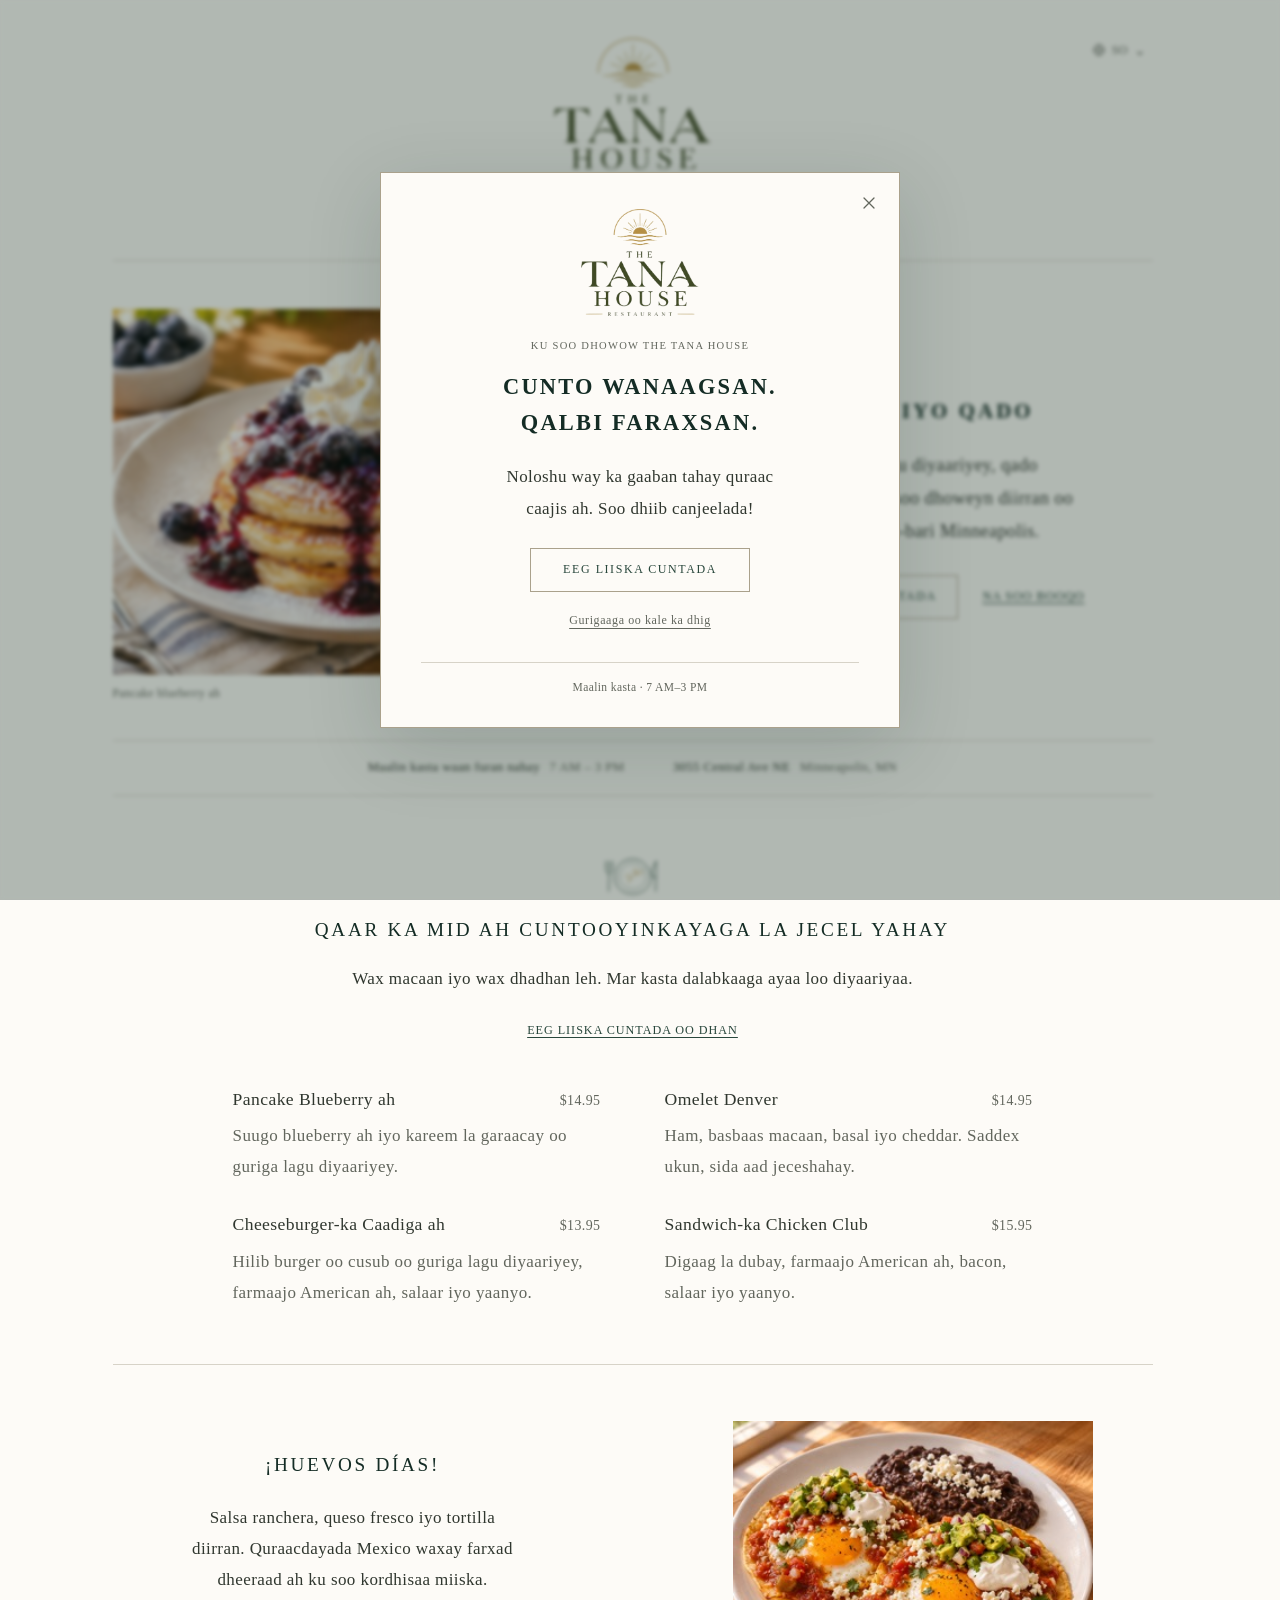
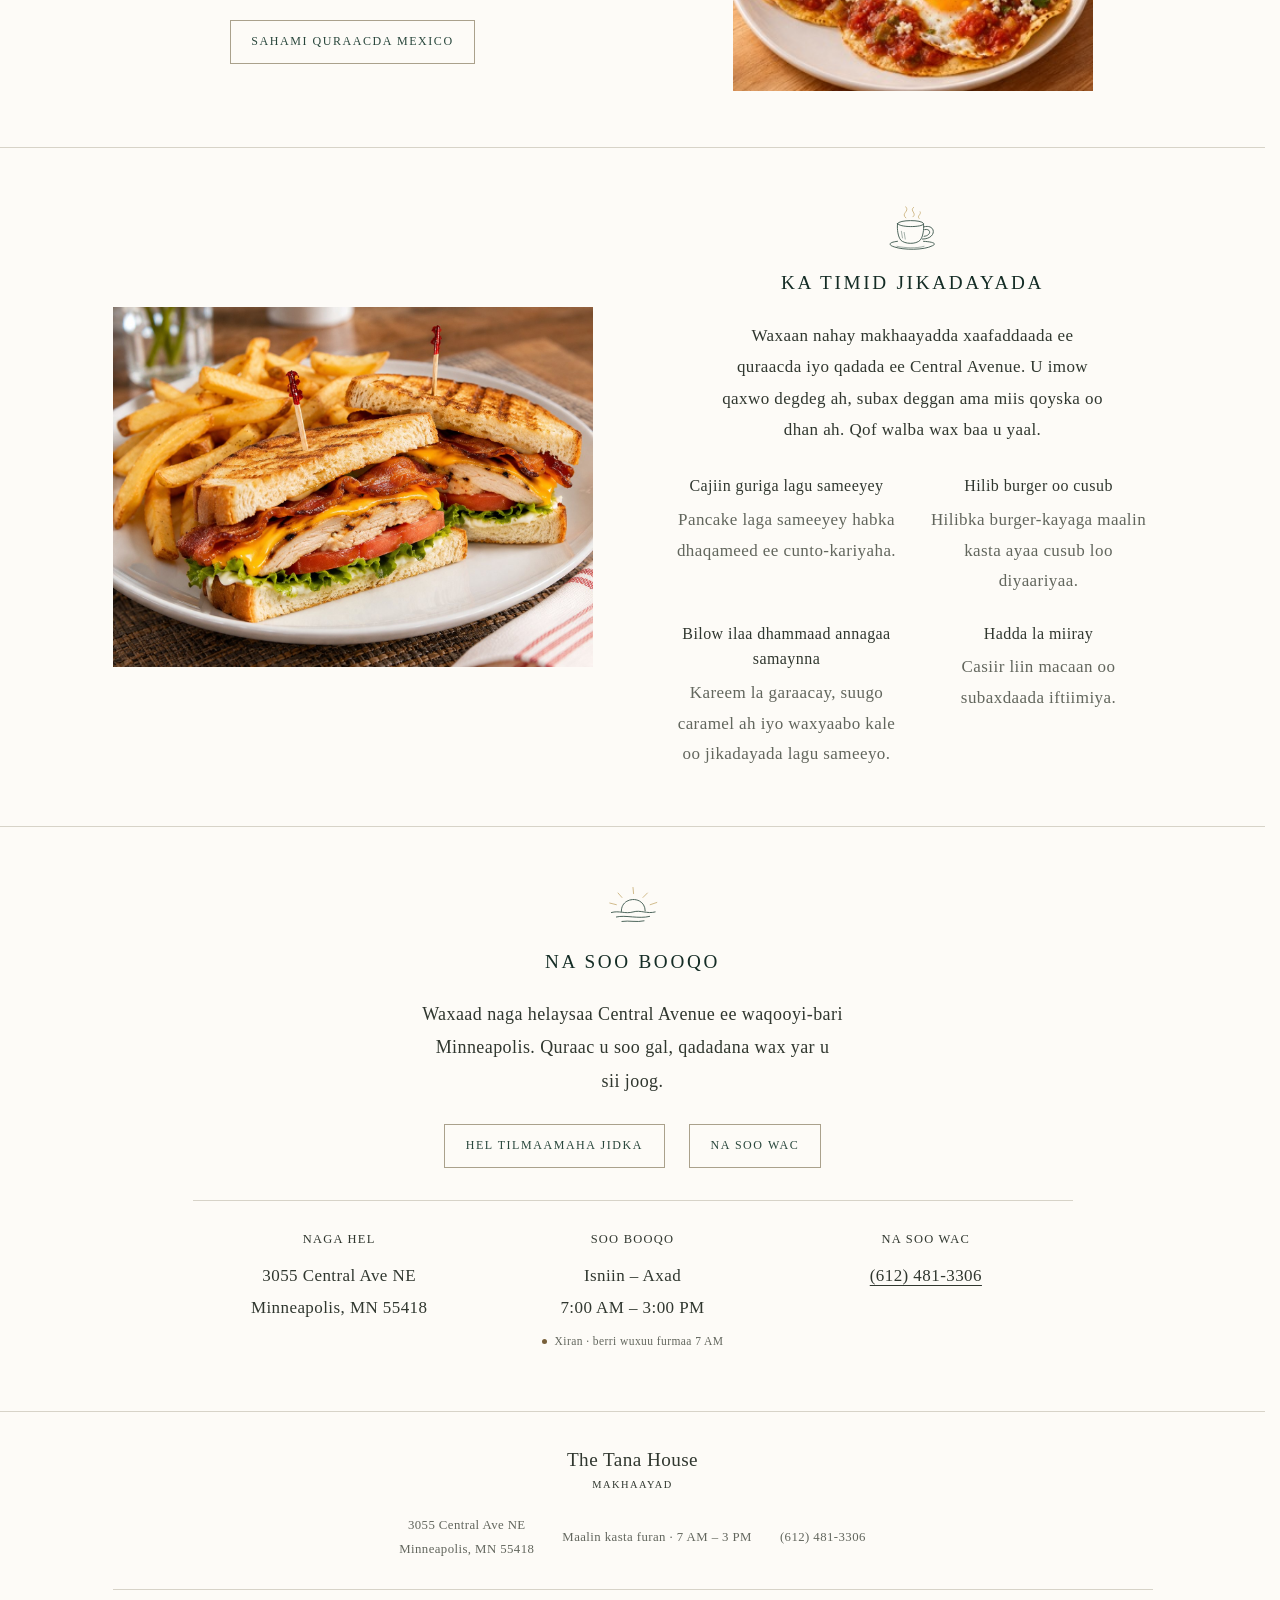
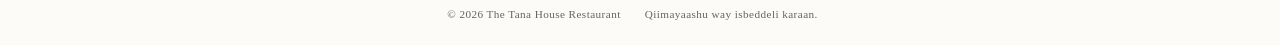
<file: index-so.html>
<!DOCTYPE html>
<html lang="so">
<head>
  <meta charset="UTF-8">
  <meta name="viewport" content="width=device-width, initial-scale=1, viewport-fit=cover">
  <title>The Tana House | Quraac iyo Qado</title>
  <meta name="description" content="The Tana House waa makhaayad quraac iyo qado oo ku taal 3055 Central Ave NE, Minneapolis. Pancake, omelet, quraac Mexico, burger iyo wax kale. Maalin kasta 7 AM–3 PM.">
  <meta name="theme-color" content="#FDFBF7">
  <link rel="icon" href="assets/img/logo-emblem.png" type="image/png">
  <link rel="stylesheet" href="assets/css/styles.css">
  <link rel="stylesheet" href="assets/css/languages.css">
  <link rel="stylesheet" href="assets/css/responsive.css">
  <link rel="alternate" hreflang="en" href="index.html">
  <link rel="alternate" hreflang="es" href="index-es.html">
  <link rel="alternate" hreflang="am" href="index-am.html">
  <link rel="alternate" hreflang="so" href="index-so.html">
  <link rel="alternate" hreflang="vi" href="index-vi.html">
  <link rel="alternate" hreflang="x-default" href="index.html">
  <script type="application/ld+json">
{
 "@context": "https://schema.org",
 "@type": "Restaurant",
 "name": "The Tana House",
 "description": "The Tana House waa makhaayad quraac iyo qado oo ku taal 3055 Central Ave NE, Minneapolis. Pancake, omelet, quraac Mexico, burger iyo wax kale. Maalin kasta 7 AM–3 PM.",
 "address": {
  "@type": "PostalAddress",
  "streetAddress": "3055 Central Ave NE",
  "addressLocality": "Minneapolis",
  "addressRegion": "MN",
  "postalCode": "55418",
  "addressCountry": "US"
 },
 "openingHoursSpecification": [
  {
   "@type": "OpeningHoursSpecification",
   "dayOfWeek": [
    "Monday",
    "Tuesday",
    "Wednesday",
    "Thursday",
    "Friday",
    "Saturday",
    "Sunday"
   ],
   "opens": "07:00",
   "closes": "15:00"
  }
 ],
 "servesCuisine": [
  "Breakfast",
  "Brunch",
  "American",
  "Mexican"
 ],
 "priceRange": "$$",
 "telephone": "+16124813306",
 "hasMenu": "menu-so.html",
 "image": "assets/img/logo.png"
}
</script>
</head>
<body class="home-page">
  <a class="skip-link" href="#main">U gudub nuxurka</a>

  <header class="site-header">
    <nav class="nav wrap" aria-label="Hagidda guud">
      <a class="brand" href="index-so.html" aria-label="The Tana House — bogga hore"><img src="assets/img/logo.png" alt="" width="700" height="637"></a>

      <ul class="nav-links" id="nav-links"><li><a class="btn btn-primary" href="menu-so.html">Eeg liiska cuntada </a></li><li><a href="index-so.html#story">Jikadayada</a></li><li><a href="index-so.html#visit">Na soo booqo</a></li></ul>
      <details class="language-picker"><summary aria-label="Dooro luqadda"><svg viewBox="0 0 24 24" fill="none" stroke="currentColor" stroke-width="1.6" aria-hidden="true"><circle cx="12" cy="12" r="9"/><path d="M3 12h18M12 3c5 5 5 13 0 18-5-5-5-13 0-18z"/></svg><span>SO</span><span class="language-chevron" aria-hidden="true">⌄</span></summary><div class="language-options"><a class="lang-switch" href="index.html" lang="en" hreflang="en">English</a><a class="lang-switch" href="index-es.html" lang="es" hreflang="es">Español</a><a class="lang-switch" href="index-am.html" lang="am" hreflang="am">አማርኛ</a><a class="lang-switch" href="index-so.html" lang="so" hreflang="so" aria-current="page">Soomaali<span aria-hidden="true">✓</span></a><a class="lang-switch" href="index-vi.html" lang="vi" hreflang="vi">Tiếng Việt</a></div></details>

    </nav>
  </header>

  <main id="main">
    <section class="hero" aria-labelledby="home-heading">
      <div class="wrap">
        <div class="hero-panel">
          <figure class="hero-art"><div class="photo arch"><img src="assets/img/photos/hero.jpg" alt="Pancake blueberry ah oo leh suugo iyo kareem la garaacay" width="1400" height="1050" fetchpriority="high" decoding="async"></div><figcaption><span>Pancake blueberry ah</span><span>$14.95</span></figcaption></figure>
          <div class="hero-copy"><h1 id="home-heading">Quraac iyo qado</h1><p class="hero-lead">Quraac guri lagu diyaariyey, qado deeqsinimo leh iyo soo dhoweyn diirran oo ku taal waqooyi-bari Minneapolis.</p><div class="hero-actions"><a class="btn btn-primary" href="menu-so.html">Sahami liiska cuntada </a><a class="text-link" href="#visit">Na soo booqo </a></div></div>
        </div>
        <div class="hero-meta"><div><p><strong>Maalin kasta waan furan nahay</strong><span>7 AM – 3 PM</span></p></div><div><p><strong>3055 Central Ave NE</strong><span>Minneapolis, MN</span></p></div></div>
      </div>
    </section>

    <section class="section favourites" id="favourites">
      <div class="wrap">
        <div class="section-heading"><div><img class="section-sketch" src="assets/img/sketches/plate.svg" width="112" height="88" alt="" aria-hidden="true" loading="lazy" decoding="async"><h2>Qaar ka mid ah cuntooyinkayaga la jecel yahay</h2><p>Wax macaan iyo wax dhadhan leh. Mar kasta dalabkaaga ayaa loo diyaariyaa.</p></div><a class="text-link" href="menu-so.html">Eeg liiska cuntada oo dhan </a></div>
        <div class="fav-grid">
          <a class="fav-card" href="menu-so.html#pancakes">

            <div class="fav-body"><div class="fav-title"><h3>Pancake Blueberry ah</h3><span class="price">$14.95</span></div><p>Suugo blueberry ah iyo kareem la garaacay oo guriga lagu diyaariyey.</p></div>
          </a>
          <a class="fav-card" href="menu-so.html#omelets">

            <div class="fav-body"><div class="fav-title"><h3>Omelet Denver</h3><span class="price">$14.95</span></div><p>Ham, basbaas macaan, basal iyo cheddar. Saddex ukun, sida aad jeceshahay.</p></div>
          </a>
          <a class="fav-card" href="menu-so.html#burgers">

            <div class="fav-body"><div class="fav-title"><h3>Cheeseburger-ka Caadiga ah</h3><span class="price">$13.95</span></div><p>Hilib burger oo cusub oo guriga lagu diyaariyey, farmaajo American ah, salaar iyo yaanyo.</p></div>
          </a>
          <a class="fav-card" href="menu-so.html#sandwiches">

            <div class="fav-body"><div class="fav-title"><h3>Sandwich-ka Chicken Club</h3><span class="price">$15.95</span></div><p>Digaag la dubay, farmaajo American ah, bacon, salaar iyo yaanyo.</p></div>
          </a>
        </div>
        <aside class="feature" aria-labelledby="mex-heading"><div class="feature-grid">
      <div class="feature-copy"><h2 id="mex-heading">¡Huevos <em>Días!</em></h2><p>Salsa ranchera, queso fresco iyo tortilla diirran. Quraacdayada Mexico waxay farxad dheeraad ah ku soo kordhisaa miiska.</p><a class="btn btn-gold" href="menu-so.html#huevos">Sahami quraacda Mexico </a></div>
      <div class="feature-art photo"><img src="assets/img/dishes/huevos-rancheros.jpg" alt="Huevos Rancheros" width="320" height="320" loading="lazy" decoding="async"></div>
    </div></aside>
      </div>
    </section>

    <section class="section story-section" id="story"><div class="wrap story-grid">
      <div class="story-art photo"><img src="assets/img/photos/sandwiches.jpg" alt="Sandwich digaag duban, bacon, salaar iyo yaanyo" width="1400" height="1050" loading="lazy" decoding="async"></div>
      <div class="story"><img class="section-sketch" src="assets/img/sketches/coffee.svg" width="112" height="88" alt="" aria-hidden="true" loading="lazy" decoding="async"><h2>Ka timid jikadayada</h2><p class="story-lead">Waxaan nahay makhaayadda xaafaddaada ee quraacda iyo qadada ee Central Avenue. U imow qaxwo degdeg ah, subax deggan ama miis qoyska oo dhan ah. Qof walba wax baa u yaal.</p><div class="story-points"><div><h3>Cajiin guriga lagu sameeyey</h3><p>Pancake laga sameeyey habka dhaqameed ee cunto-kariyaha.</p></div>
<div><h3>Hilib burger oo cusub</h3><p>Hilibka burger-kayaga maalin kasta ayaa cusub loo diyaariyaa.</p></div>
<div><h3>Bilow ilaa dhammaad annagaa samaynna</h3><p>Kareem la garaacay, suugo caramel ah iyo waxyaabo kale oo jikadayada lagu sameeyo.</p></div>
<div><h3>Hadda la miiray</h3><p>Casiir liin macaan oo subaxdaada iftiimiya.</p></div></div></div>
    </div></section>

    <section class="section" data-restaurant-gallery hidden><div class="wrap"><div class="section-heading"><div><span class="eyebrow">Soo eeg goobta</span><h2>Gurigaaga oo kale ku dareen.</h2></div></div><div class="gallery-grid" data-gallery-items></div></div></section>
    <section class="section guest-reviews" data-guest-reviews hidden><div class="wrap"><div class="section-heading"><div><span class="eyebrow">Miiska hareerihiisa</span><h2>Erayo kooban oo ka yimid martidayada.</h2></div></div><div class="review-grid" data-review-items></div></div></section>

    <section class="section visit" id="visit">
      <div class="wrap">
        <div class="visit-heading">
          <div><img class="section-sketch" src="assets/img/sketches/sunrise.svg" width="112" height="88" alt="" aria-hidden="true" loading="lazy" decoding="async"><h2>Na soo booqo</h2></div>
          <div class="visit-copy"><p class="visit-lead">Waxaad naga helaysaa Central Avenue ee waqooyi-bari Minneapolis. Quraac u soo gal, qadadana wax yar u sii joog.</p><div class="hero-actions"><a class="btn btn-gold" href="https://www.google.com/maps/search/?api=1&amp;query=The+Tana+House+3055+Central+Ave+NE+Minneapolis+MN+55418" target="_blank" rel="noopener">Hel tilmaamaha jidka </a><a class="btn btn-light" href="tel:+16124813306">Na soo wac</a></div></div>
        </div>
        <div class="visit-card"><div><span class="detail-icon"><svg viewbox="0 0 24 24" fill="none" stroke="currentColor" stroke-width="1.7" stroke-linecap="round" stroke-linejoin="round" aria-hidden="true"><path d="M12 22s-7-6.2-7-12a7 7 0 0 1 14 0c0 5.8-7 12-7 12z"></path><circle cx="12" cy="10" r="2.5"></circle></svg></span><div><h3>Naga hel</h3><address>3055 Central Ave NE<br>Minneapolis, MN 55418</address></div></div><div><span class="detail-icon"><svg viewbox="0 0 24 24" fill="none" stroke="currentColor" stroke-width="1.7" stroke-linecap="round" stroke-linejoin="round" aria-hidden="true"><path d="M4 6h16M4 12h16M4 18h10"></path></svg></span><div><h3>Soo booqo</h3><p>Isniin – Axad<br><strong>7:00 AM – 3:00 PM</strong></p><span class="open-status" hidden><i aria-hidden="true"></i><span class="open-text"></span></span></div></div><div><span class="detail-icon"><svg viewbox="0 0 24 24" fill="none" stroke="currentColor" stroke-width="1.7" stroke-linecap="round" stroke-linejoin="round" aria-hidden="true"><path d="M22 16.9v3a2 2 0 0 1-2.2 2 19.8 19.8 0 0 1-8.6-3.1 19.5 19.5 0 0 1-6-6A19.8 19.8 0 0 1 2.1 4.2 2 2 0 0 1 4.1 2h3a2 2 0 0 1 2 1.7c.1 1 .4 1.9.7 2.8a2 2 0 0 1-.5 2.1L8 9.9a16 16 0 0 0 6 6l1.3-1.3a2 2 0 0 1 2.1-.4c.9.3 1.8.6 2.8.7a2 2 0 0 1 1.7 2z"></path></svg></span><div><h3>Na soo wac</h3><a href="tel:+16124813306">(612) 481-3306</a></div></div></div>
      </div>
    </section>
  </main>

  <footer class="site-footer">
    <div class="wrap footer-grid"><a class="footer-brand" href="index-so.html">The Tana House<span>Makhaayad</span></a><div class="footer-contact"><address><a href="https://www.google.com/maps/search/?api=1&amp;query=The+Tana+House+3055+Central+Ave+NE+Minneapolis+MN+55418" target="_blank" rel="noopener">3055 Central Ave NE<br>Minneapolis, MN 55418</a></address><p>Maalin kasta furan · 7 AM – 3 PM</p><a href="tel:+16124813306">(612) 481-3306</a></div></div>
    <div class="wrap footer-bottom"><span>© <span id="year">2026</span> The Tana House Restaurant</span><span>Qiimayaashu way isbeddeli karaan.</span></div>
  </footer>

  <script src="assets/js/content.js"></script>
  <script src="assets/js/languages.js"></script>
  <script src="assets/js/main.js"></script>
  <script src="assets/js/welcome.js"></script>
  <script src="assets/js/motion.js"></script>
</body>
</html>
</file>
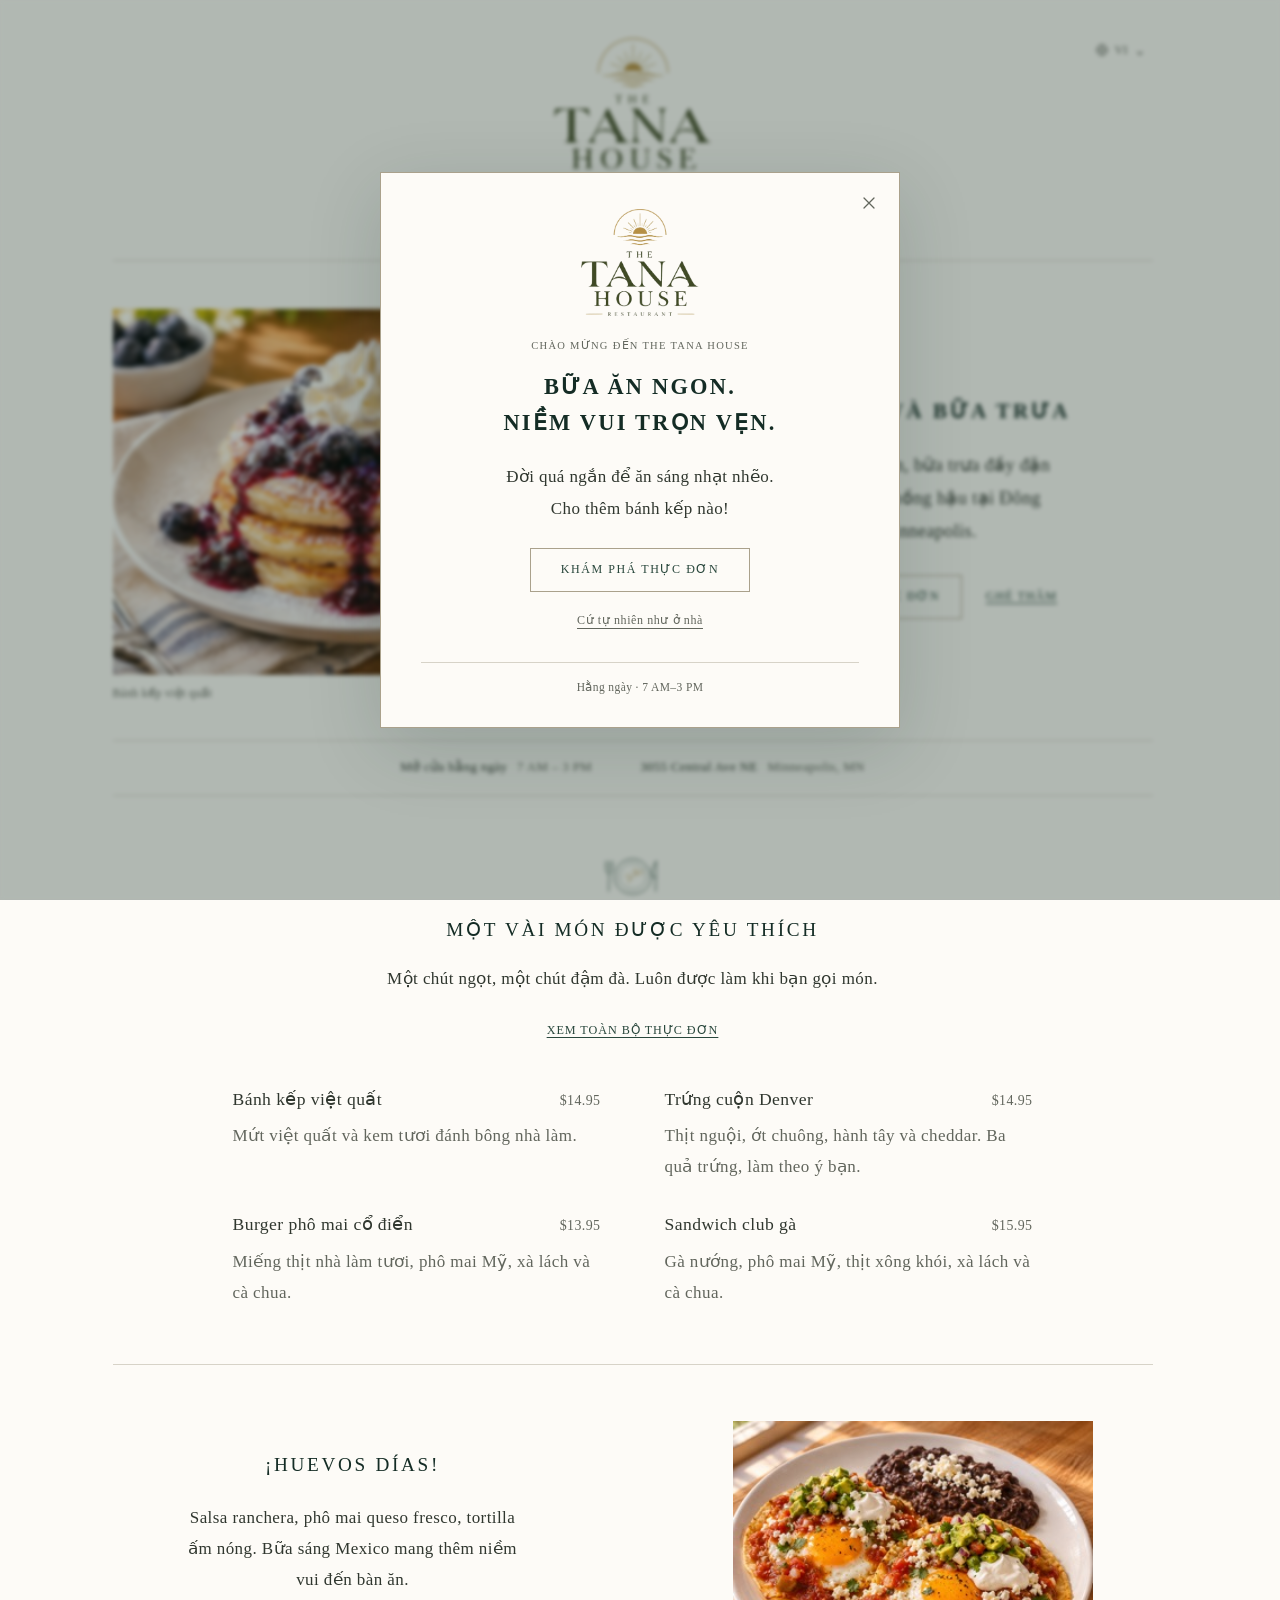
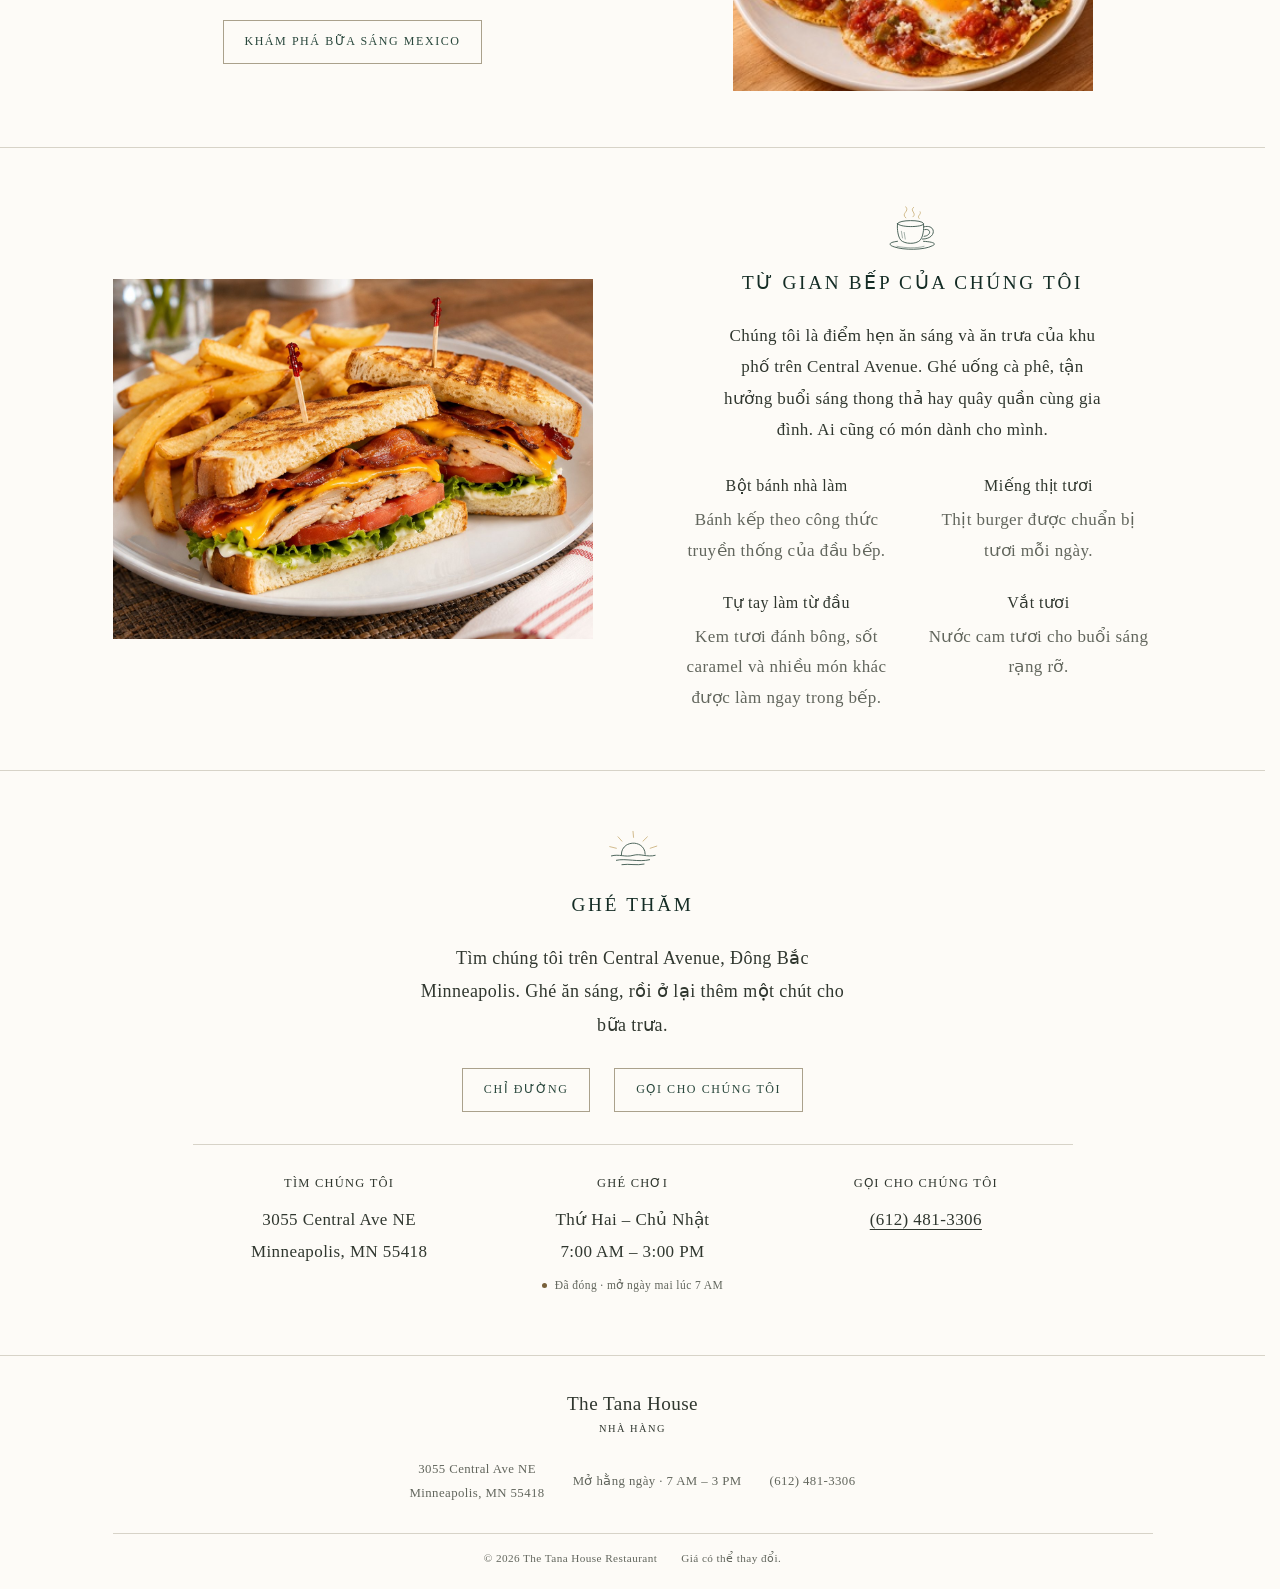
<file: index-vi.html>
<!DOCTYPE html>
<html lang="vi">
<head>
  <meta charset="UTF-8">
  <meta name="viewport" content="width=device-width, initial-scale=1, viewport-fit=cover">
  <title>The Tana House | Bữa sáng và bữa trưa</title>
  <meta name="description" content="The Tana House phục vụ bữa sáng và bữa trưa tại 3055 Central Ave NE, Minneapolis: bánh kếp, trứng cuộn, bữa sáng Mexico, burger và nhiều món khác. Mở hằng ngày 7 AM–3 PM.">
  <meta name="theme-color" content="#FDFBF7">
  <link rel="icon" href="assets/img/logo-emblem.png" type="image/png">
  <link rel="stylesheet" href="assets/css/styles.css">
  <link rel="stylesheet" href="assets/css/languages.css">
  <link rel="stylesheet" href="assets/css/responsive.css">
  <link rel="alternate" hreflang="en" href="index.html">
  <link rel="alternate" hreflang="es" href="index-es.html">
  <link rel="alternate" hreflang="am" href="index-am.html">
  <link rel="alternate" hreflang="so" href="index-so.html">
  <link rel="alternate" hreflang="vi" href="index-vi.html">
  <link rel="alternate" hreflang="x-default" href="index.html">
  <script type="application/ld+json">
{
 "@context": "https://schema.org",
 "@type": "Restaurant",
 "name": "The Tana House",
 "description": "The Tana House phục vụ bữa sáng và bữa trưa tại 3055 Central Ave NE, Minneapolis: bánh kếp, trứng cuộn, bữa sáng Mexico, burger và nhiều món khác. Mở hằng ngày 7 AM–3 PM.",
 "address": {
  "@type": "PostalAddress",
  "streetAddress": "3055 Central Ave NE",
  "addressLocality": "Minneapolis",
  "addressRegion": "MN",
  "postalCode": "55418",
  "addressCountry": "US"
 },
 "openingHoursSpecification": [
  {
   "@type": "OpeningHoursSpecification",
   "dayOfWeek": [
    "Monday",
    "Tuesday",
    "Wednesday",
    "Thursday",
    "Friday",
    "Saturday",
    "Sunday"
   ],
   "opens": "07:00",
   "closes": "15:00"
  }
 ],
 "servesCuisine": [
  "Breakfast",
  "Brunch",
  "American",
  "Mexican"
 ],
 "priceRange": "$$",
 "telephone": "+16124813306",
 "hasMenu": "menu-vi.html",
 "image": "assets/img/logo.png"
}
</script>
</head>
<body class="home-page">
  <a class="skip-link" href="#main">Chuyển đến nội dung</a>

  <header class="site-header">
    <nav class="nav wrap" aria-label="Điều hướng chính">
      <a class="brand" href="index-vi.html" aria-label="The Tana House — trang chủ"><img src="assets/img/logo.png" alt="" width="700" height="637"></a>

      <ul class="nav-links" id="nav-links"><li><a class="btn btn-primary" href="menu-vi.html">Xem thực đơn </a></li><li><a href="index-vi.html#story">Gian bếp của chúng tôi</a></li><li><a href="index-vi.html#visit">Ghé thăm</a></li></ul>
      <details class="language-picker"><summary aria-label="Chọn ngôn ngữ"><svg viewBox="0 0 24 24" fill="none" stroke="currentColor" stroke-width="1.6" aria-hidden="true"><circle cx="12" cy="12" r="9"/><path d="M3 12h18M12 3c5 5 5 13 0 18-5-5-5-13 0-18z"/></svg><span>VI</span><span class="language-chevron" aria-hidden="true">⌄</span></summary><div class="language-options"><a class="lang-switch" href="index.html" lang="en" hreflang="en">English</a><a class="lang-switch" href="index-es.html" lang="es" hreflang="es">Español</a><a class="lang-switch" href="index-am.html" lang="am" hreflang="am">አማርኛ</a><a class="lang-switch" href="index-so.html" lang="so" hreflang="so">Soomaali</a><a class="lang-switch" href="index-vi.html" lang="vi" hreflang="vi" aria-current="page">Tiếng Việt<span aria-hidden="true">✓</span></a></div></details>

    </nav>
  </header>

  <main id="main">
    <section class="hero" aria-labelledby="home-heading">
      <div class="wrap">
        <div class="hero-panel">
          <figure class="hero-art"><div class="photo arch"><img src="assets/img/photos/hero.jpg" alt="Bánh kếp việt quất với mứt và kem tươi" width="1400" height="1050" fetchpriority="high" decoding="async"></div><figcaption><span>Bánh kếp việt quất</span><span>$14.95</span></figcaption></figure>
          <div class="hero-copy"><h1 id="home-heading">Bữa sáng và bữa trưa</h1><p class="hero-lead">Bữa sáng nhà làm, bữa trưa đầy đặn và sự đón tiếp nồng hậu tại Đông Bắc Minneapolis.</p><div class="hero-actions"><a class="btn btn-primary" href="menu-vi.html">Khám phá thực đơn </a><a class="text-link" href="#visit">Ghé thăm </a></div></div>
        </div>
        <div class="hero-meta"><div><p><strong>Mở cửa hằng ngày</strong><span>7 AM – 3 PM</span></p></div><div><p><strong>3055 Central Ave NE</strong><span>Minneapolis, MN</span></p></div></div>
      </div>
    </section>

    <section class="section favourites" id="favourites">
      <div class="wrap">
        <div class="section-heading"><div><img class="section-sketch" src="assets/img/sketches/plate.svg" width="112" height="88" alt="" aria-hidden="true" loading="lazy" decoding="async"><h2>Một vài món được yêu thích</h2><p>Một chút ngọt, một chút đậm đà. Luôn được làm khi bạn gọi món.</p></div><a class="text-link" href="menu-vi.html">Xem toàn bộ thực đơn </a></div>
        <div class="fav-grid">
          <a class="fav-card" href="menu-vi.html#pancakes">

            <div class="fav-body"><div class="fav-title"><h3>Bánh kếp việt quất</h3><span class="price">$14.95</span></div><p>Mứt việt quất và kem tươi đánh bông nhà làm.</p></div>
          </a>
          <a class="fav-card" href="menu-vi.html#omelets">

            <div class="fav-body"><div class="fav-title"><h3>Trứng cuộn Denver</h3><span class="price">$14.95</span></div><p>Thịt nguội, ớt chuông, hành tây và cheddar. Ba quả trứng, làm theo ý bạn.</p></div>
          </a>
          <a class="fav-card" href="menu-vi.html#burgers">

            <div class="fav-body"><div class="fav-title"><h3>Burger phô mai cổ điển</h3><span class="price">$13.95</span></div><p>Miếng thịt nhà làm tươi, phô mai Mỹ, xà lách và cà chua.</p></div>
          </a>
          <a class="fav-card" href="menu-vi.html#sandwiches">

            <div class="fav-body"><div class="fav-title"><h3>Sandwich club gà</h3><span class="price">$15.95</span></div><p>Gà nướng, phô mai Mỹ, thịt xông khói, xà lách và cà chua.</p></div>
          </a>
        </div>
        <aside class="feature" aria-labelledby="mex-heading"><div class="feature-grid">
      <div class="feature-copy"><h2 id="mex-heading">¡Huevos <em>Días!</em></h2><p>Salsa ranchera, phô mai queso fresco, tortilla ấm nóng. Bữa sáng Mexico mang thêm niềm vui đến bàn ăn.</p><a class="btn btn-gold" href="menu-vi.html#huevos">Khám phá bữa sáng Mexico </a></div>
      <div class="feature-art photo"><img src="assets/img/dishes/huevos-rancheros.jpg" alt="Huevos Rancheros" width="320" height="320" loading="lazy" decoding="async"></div>
    </div></aside>
      </div>
    </section>

    <section class="section story-section" id="story"><div class="wrap story-grid">
      <div class="story-art photo"><img src="assets/img/photos/sandwiches.jpg" alt="Sandwich club gà nướng với thịt xông khói, xà lách và cà chua" width="1400" height="1050" loading="lazy" decoding="async"></div>
      <div class="story"><img class="section-sketch" src="assets/img/sketches/coffee.svg" width="112" height="88" alt="" aria-hidden="true" loading="lazy" decoding="async"><h2>Từ gian bếp của chúng tôi</h2><p class="story-lead">Chúng tôi là điểm hẹn ăn sáng và ăn trưa của khu phố trên Central Avenue. Ghé uống cà phê, tận hưởng buổi sáng thong thả hay quây quần cùng gia đình. Ai cũng có món dành cho mình.</p><div class="story-points"><div><h3>Bột bánh nhà làm</h3><p>Bánh kếp theo công thức truyền thống của đầu bếp.</p></div>
<div><h3>Miếng thịt tươi</h3><p>Thịt burger được chuẩn bị tươi mỗi ngày.</p></div>
<div><h3>Tự tay làm từ đầu</h3><p>Kem tươi đánh bông, sốt caramel và nhiều món khác được làm ngay trong bếp.</p></div>
<div><h3>Vắt tươi</h3><p>Nước cam tươi cho buổi sáng rạng rỡ.</p></div></div></div>
    </div></section>

    <section class="section" data-restaurant-gallery hidden><div class="wrap"><div class="section-heading"><div><span class="eyebrow">Dạo một vòng</span><h2>Cứ tự nhiên như ở nhà.</h2></div></div><div class="gallery-grid" data-gallery-items></div></div></section>
    <section class="section guest-reviews" data-guest-reviews hidden><div class="wrap"><div class="section-heading"><div><span class="eyebrow">Quanh bàn ăn</span><h2>Đôi lời từ thực khách.</h2></div></div><div class="review-grid" data-review-items></div></div></section>

    <section class="section visit" id="visit">
      <div class="wrap">
        <div class="visit-heading">
          <div><img class="section-sketch" src="assets/img/sketches/sunrise.svg" width="112" height="88" alt="" aria-hidden="true" loading="lazy" decoding="async"><h2>Ghé thăm</h2></div>
          <div class="visit-copy"><p class="visit-lead">Tìm chúng tôi trên Central Avenue, Đông Bắc Minneapolis. Ghé ăn sáng, rồi ở lại thêm một chút cho bữa trưa.</p><div class="hero-actions"><a class="btn btn-gold" href="https://www.google.com/maps/search/?api=1&amp;query=The+Tana+House+3055+Central+Ave+NE+Minneapolis+MN+55418" target="_blank" rel="noopener">Chỉ đường </a><a class="btn btn-light" href="tel:+16124813306">Gọi cho chúng tôi</a></div></div>
        </div>
        <div class="visit-card"><div><span class="detail-icon"><svg viewbox="0 0 24 24" fill="none" stroke="currentColor" stroke-width="1.7" stroke-linecap="round" stroke-linejoin="round" aria-hidden="true"><path d="M12 22s-7-6.2-7-12a7 7 0 0 1 14 0c0 5.8-7 12-7 12z"></path><circle cx="12" cy="10" r="2.5"></circle></svg></span><div><h3>Tìm chúng tôi</h3><address>3055 Central Ave NE<br>Minneapolis, MN 55418</address></div></div><div><span class="detail-icon"><svg viewbox="0 0 24 24" fill="none" stroke="currentColor" stroke-width="1.7" stroke-linecap="round" stroke-linejoin="round" aria-hidden="true"><path d="M4 6h16M4 12h16M4 18h10"></path></svg></span><div><h3>Ghé chơi</h3><p>Thứ Hai – Chủ Nhật<br><strong>7:00 AM – 3:00 PM</strong></p><span class="open-status" hidden><i aria-hidden="true"></i><span class="open-text"></span></span></div></div><div><span class="detail-icon"><svg viewbox="0 0 24 24" fill="none" stroke="currentColor" stroke-width="1.7" stroke-linecap="round" stroke-linejoin="round" aria-hidden="true"><path d="M22 16.9v3a2 2 0 0 1-2.2 2 19.8 19.8 0 0 1-8.6-3.1 19.5 19.5 0 0 1-6-6A19.8 19.8 0 0 1 2.1 4.2 2 2 0 0 1 4.1 2h3a2 2 0 0 1 2 1.7c.1 1 .4 1.9.7 2.8a2 2 0 0 1-.5 2.1L8 9.9a16 16 0 0 0 6 6l1.3-1.3a2 2 0 0 1 2.1-.4c.9.3 1.8.6 2.8.7a2 2 0 0 1 1.7 2z"></path></svg></span><div><h3>Gọi cho chúng tôi</h3><a href="tel:+16124813306">(612) 481-3306</a></div></div></div>
      </div>
    </section>
  </main>

  <footer class="site-footer">
    <div class="wrap footer-grid"><a class="footer-brand" href="index-vi.html">The Tana House<span>Nhà hàng</span></a><div class="footer-contact"><address><a href="https://www.google.com/maps/search/?api=1&amp;query=The+Tana+House+3055+Central+Ave+NE+Minneapolis+MN+55418" target="_blank" rel="noopener">3055 Central Ave NE<br>Minneapolis, MN 55418</a></address><p>Mở hằng ngày · 7 AM – 3 PM</p><a href="tel:+16124813306">(612) 481-3306</a></div></div>
    <div class="wrap footer-bottom"><span>© <span id="year">2026</span> The Tana House Restaurant</span><span>Giá có thể thay đổi.</span></div>
  </footer>

  <script src="assets/js/content.js"></script>
  <script src="assets/js/languages.js"></script>
  <script src="assets/js/main.js"></script>
  <script src="assets/js/welcome.js"></script>
  <script src="assets/js/motion.js"></script>
</body>
</html>
</file>
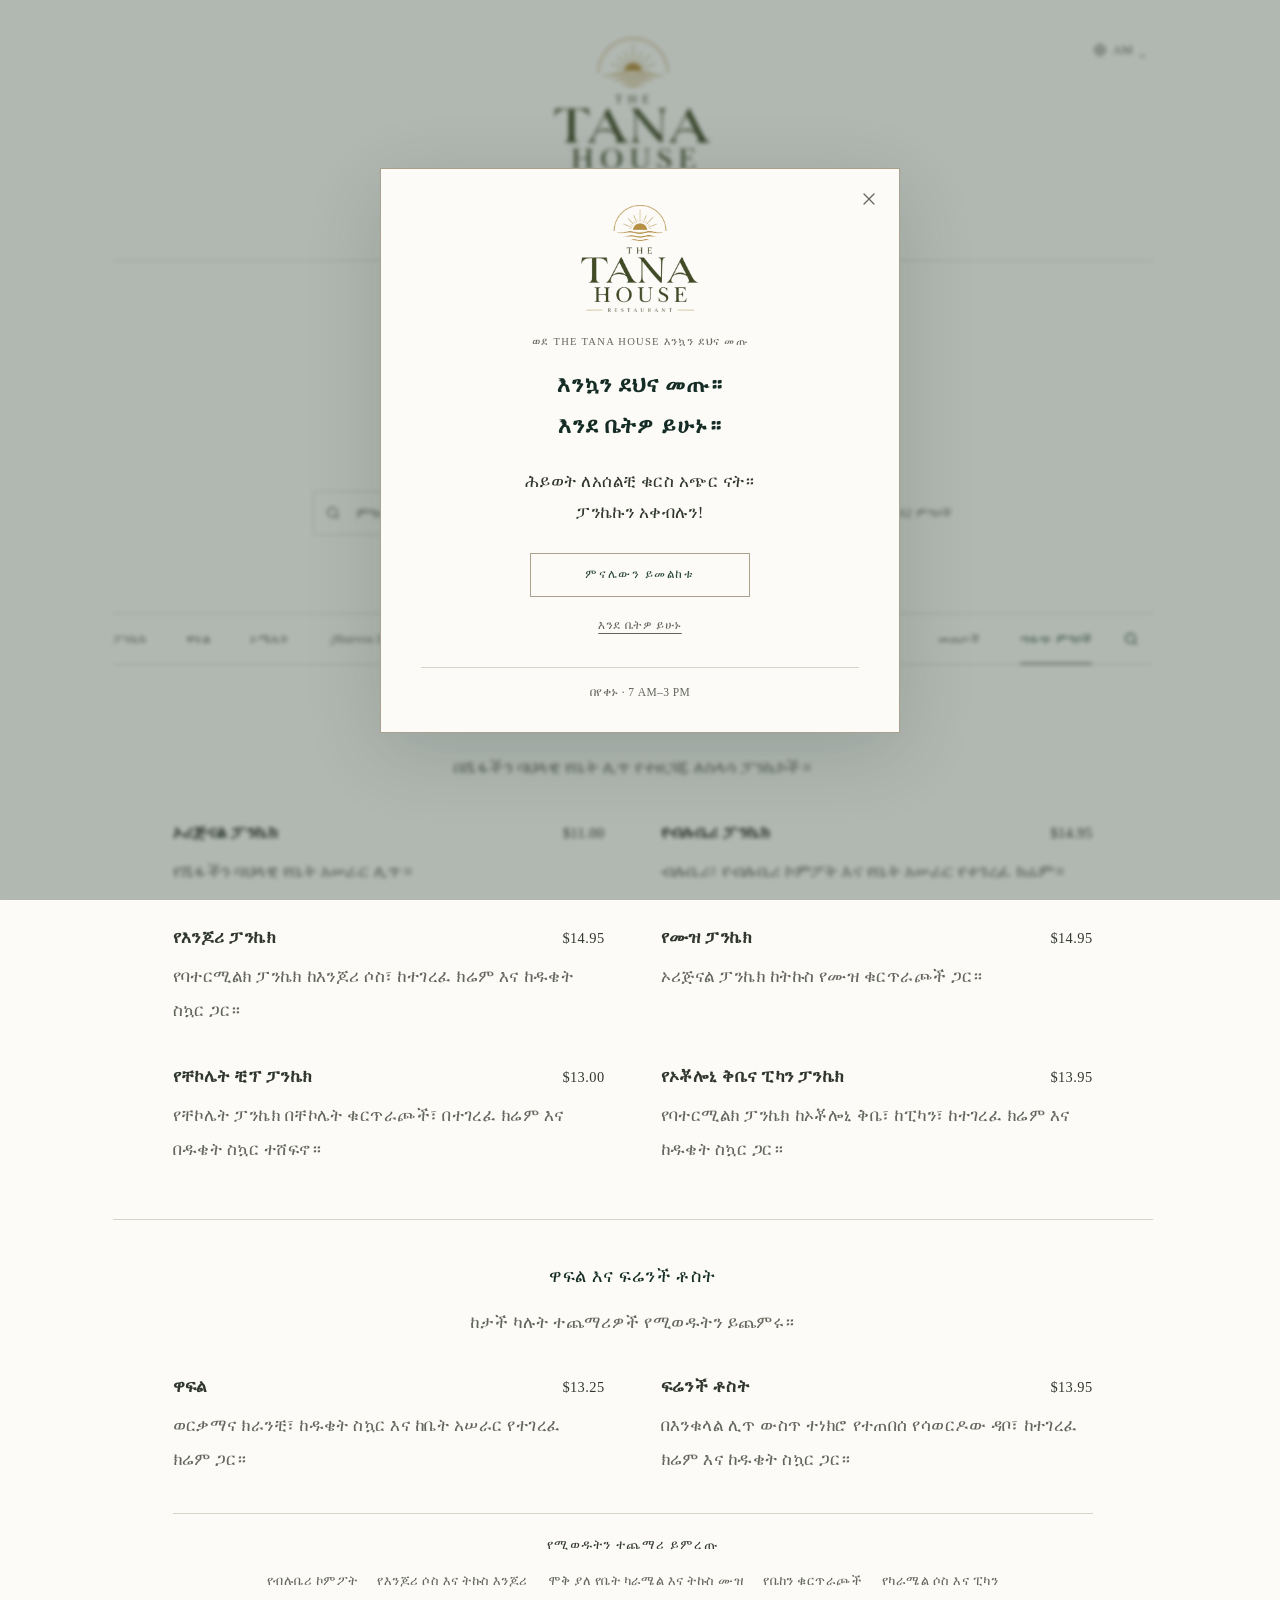
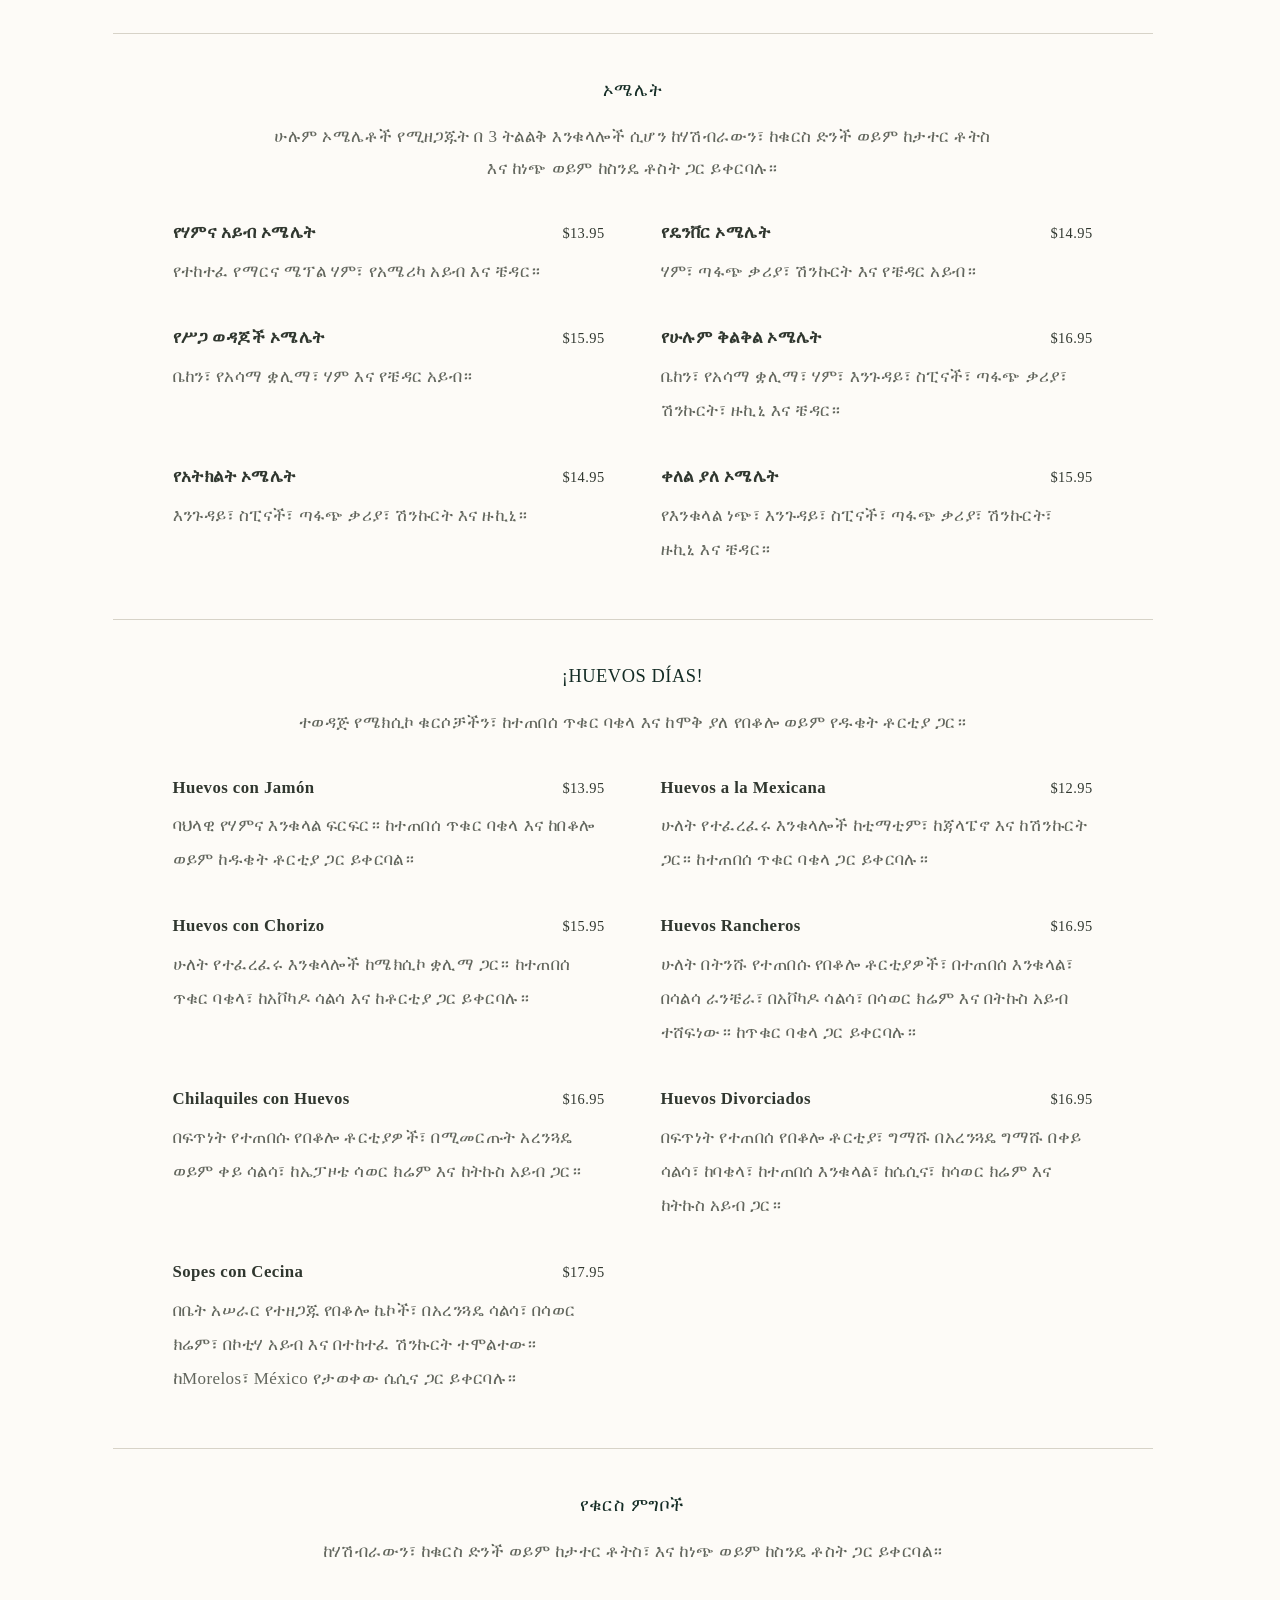
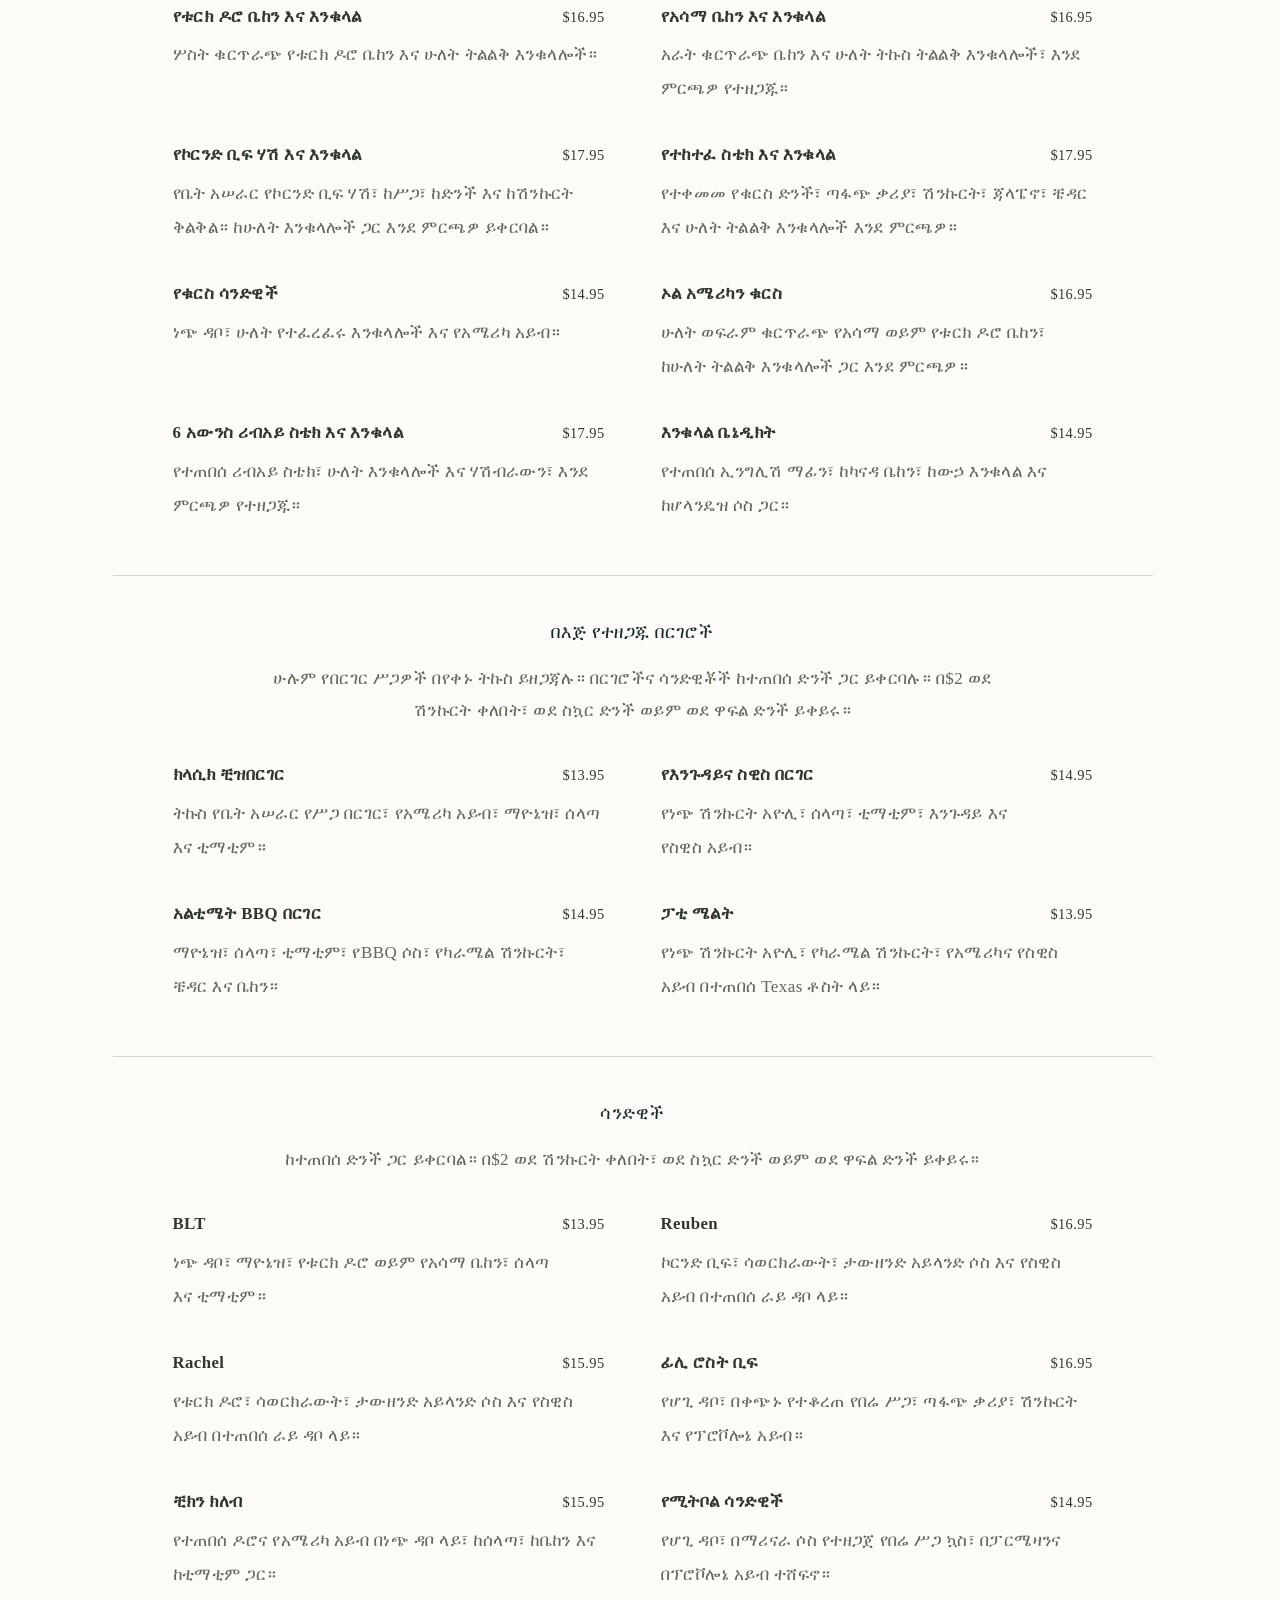
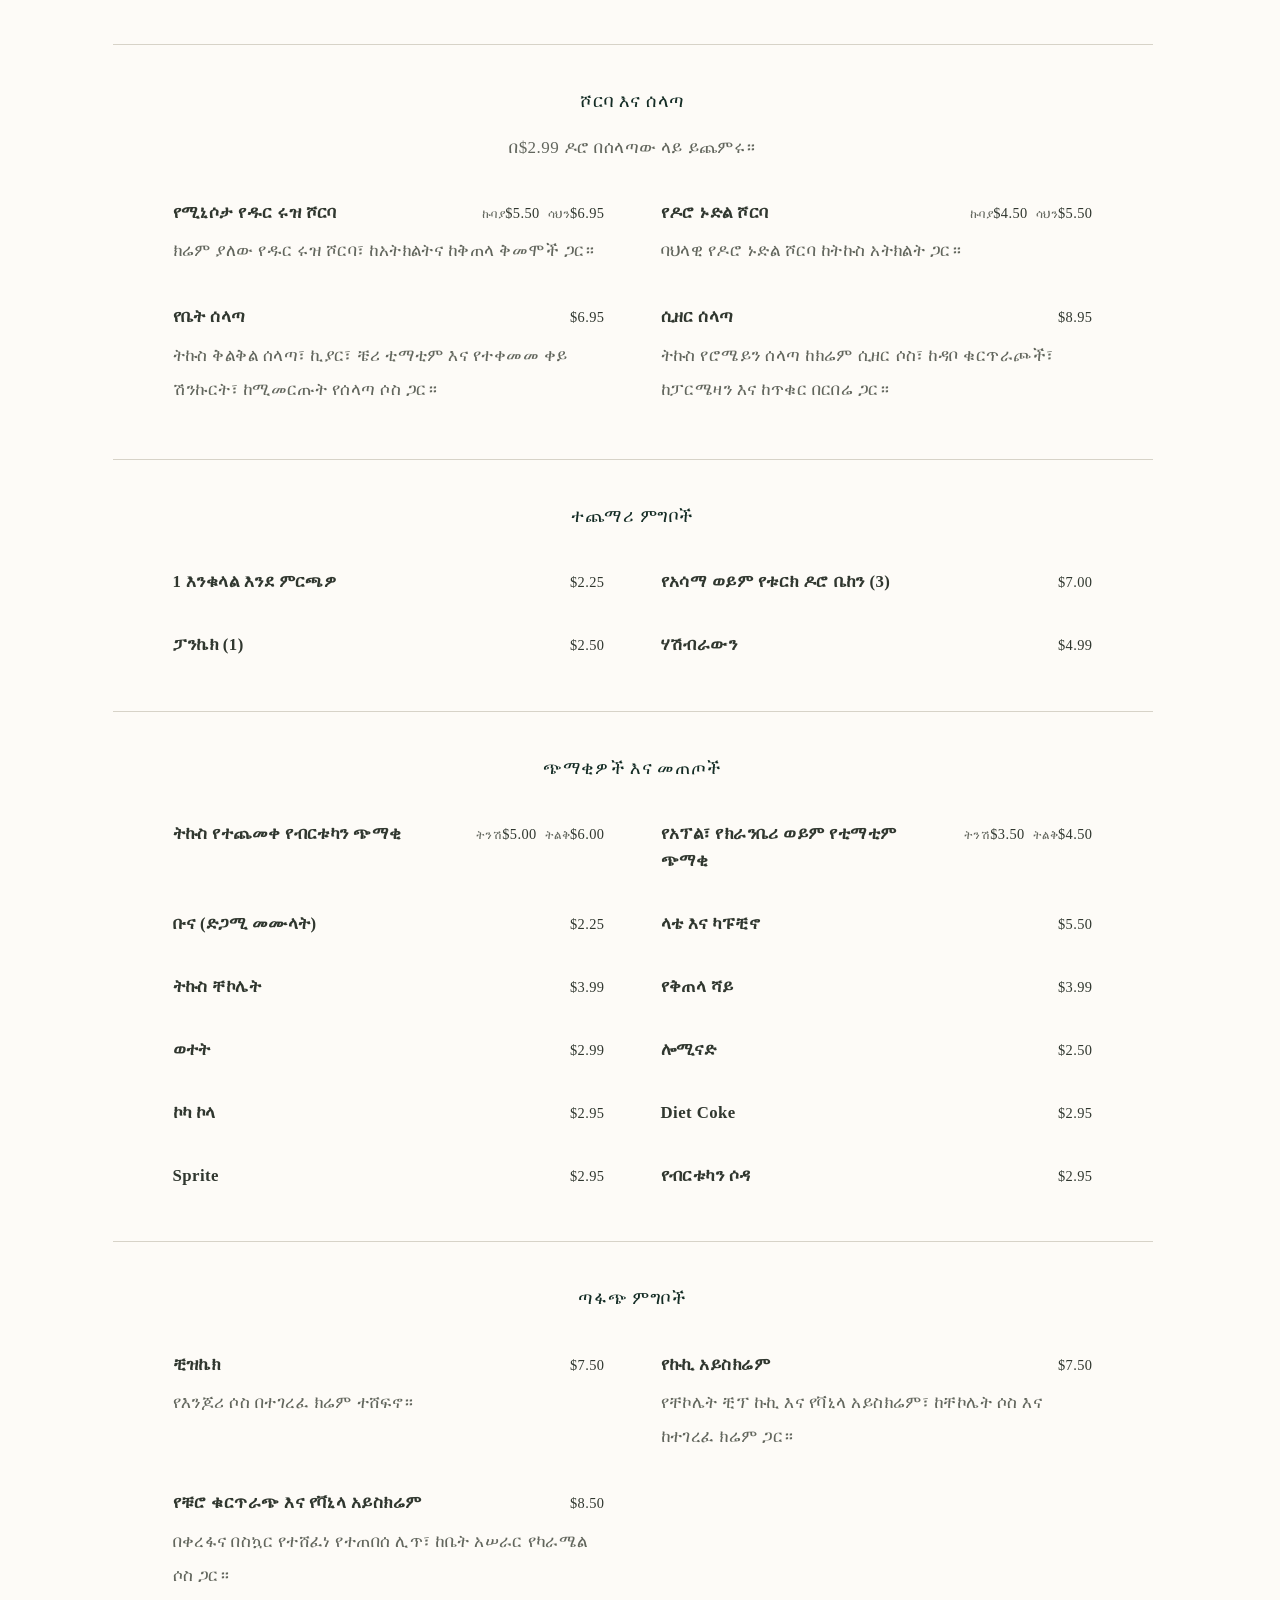
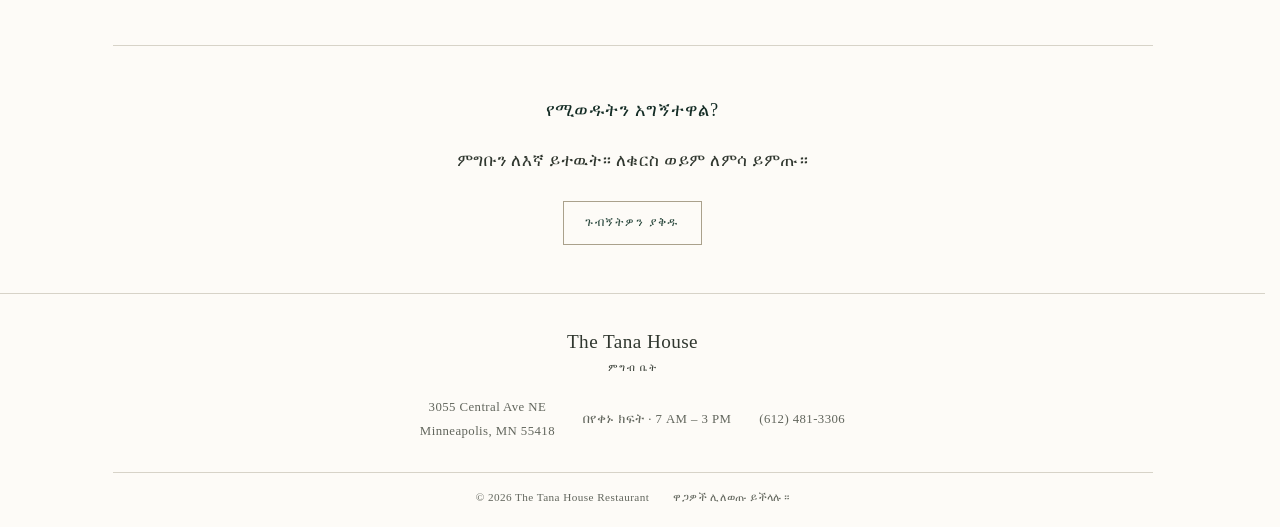
<file: menu-am.html>
<!DOCTYPE html>
<html lang="am">
<head>
  <meta charset="UTF-8">
  <meta name="viewport" content="width=device-width, initial-scale=1, viewport-fit=cover">
  <title>ምናሌ | The Tana House</title>
  <meta name="description" content="The Tana House በ3055 Central Ave NE፣ Minneapolis የሚገኝ የቁርስና የምሳ ምግብ ቤት ነው። ፓንኬክ፣ ኦሜሌት፣ የሜክሲኮ ቁርስ፣ በርገር እና ሌሎችም። በየቀኑ 7 AM–3 PM።">
  <meta name="theme-color" content="#FDFBF7">
  <link rel="icon" href="assets/img/logo-emblem.png" type="image/png">
  <link rel="stylesheet" href="assets/css/styles.css">
  <link rel="stylesheet" href="assets/css/languages.css">
  <link rel="stylesheet" href="assets/css/menu.css">
  <link rel="stylesheet" href="assets/css/responsive.css">
  <link rel="alternate" hreflang="en" href="menu.html">
  <link rel="alternate" hreflang="es" href="menu-es.html">
  <link rel="alternate" hreflang="am" href="menu-am.html">
  <link rel="alternate" hreflang="so" href="menu-so.html">
  <link rel="alternate" hreflang="vi" href="menu-vi.html">
  <link rel="alternate" hreflang="x-default" href="menu.html">
  <script type="application/ld+json">
{
 "@context": "https://schema.org",
 "@type": "Restaurant",
 "name": "The Tana House",
 "description": "The Tana House በ3055 Central Ave NE፣ Minneapolis የሚገኝ የቁርስና የምሳ ምግብ ቤት ነው። ፓንኬክ፣ ኦሜሌት፣ የሜክሲኮ ቁርስ፣ በርገር እና ሌሎችም። በየቀኑ 7 AM–3 PM።",
 "address": {
  "@type": "PostalAddress",
  "streetAddress": "3055 Central Ave NE",
  "addressLocality": "Minneapolis",
  "addressRegion": "MN",
  "postalCode": "55418",
  "addressCountry": "US"
 },
 "openingHoursSpecification": [
  {
   "@type": "OpeningHoursSpecification",
   "dayOfWeek": [
    "Monday",
    "Tuesday",
    "Wednesday",
    "Thursday",
    "Friday",
    "Saturday",
    "Sunday"
   ],
   "opens": "07:00",
   "closes": "15:00"
  }
 ],
 "servesCuisine": [
  "Breakfast",
  "Brunch",
  "American",
  "Mexican"
 ],
 "priceRange": "$$",
 "hasMenu": "menu-am.html",
 "image": "assets/img/logo.png",
 "telephone": "+16124813306"
}
</script>
  <script type="application/ld+json">
{
 "@context": "https://schema.org",
 "@type": "Menu",
 "name": "The Tana House Breakfast & Lunch Menu",
 "hasMenuSection": [
  {
   "@type": "MenuSection",
   "name": "ክላሲክ ፓንኬክ",
   "hasMenuItem": [
    {
     "@type": "MenuItem",
     "name": "ኦሪጅናል ፓንኬክ",
     "offers": {
      "@type": "Offer",
      "price": "11.00",
      "priceCurrency": "USD"
     },
     "description": "የሼፋችን ባህላዊ የቤት አሠራር ሊጥ።"
    },
    {
     "@type": "MenuItem",
     "name": "የብሉቤሪ ፓንኬክ",
     "offers": {
      "@type": "Offer",
      "price": "14.95",
      "priceCurrency": "USD"
     },
     "description": "ብሉቤሪ፣ የብሉቤሪ ኮምፖት እና የቤት አሠራር የተገረፈ ክሬም።"
    },
    {
     "@type": "MenuItem",
     "name": "የእንጆሪ ፓንኬክ",
     "offers": {
      "@type": "Offer",
      "price": "14.95",
      "priceCurrency": "USD"
     },
     "description": "የባተርሚልክ ፓንኬክ ከእንጆሪ ሶስ፣ ከተገረፈ ክሬም እና ከዱቄት ስኳር ጋር።"
    },
    {
     "@type": "MenuItem",
     "name": "የሙዝ ፓንኬክ",
     "offers": {
      "@type": "Offer",
      "price": "14.95",
      "priceCurrency": "USD"
     },
     "description": "ኦሪጅናል ፓንኬክ ከትኩስ የሙዝ ቁርጥራጮች ጋር።"
    },
    {
     "@type": "MenuItem",
     "name": "የቸኮሌት ቺፕ ፓንኬክ",
     "offers": {
      "@type": "Offer",
      "price": "13.00",
      "priceCurrency": "USD"
     },
     "description": "የቸኮሌት ፓንኬክ በቸኮሌት ቁርጥራጮች፣ በተገረፈ ክሬም እና በዱቄት ስኳር ተሸፍኖ።"
    },
    {
     "@type": "MenuItem",
     "name": "የኦቾሎኒ ቅቤና ፒካን ፓንኬክ",
     "offers": {
      "@type": "Offer",
      "price": "13.95",
      "priceCurrency": "USD"
     },
     "description": "የባተርሚልክ ፓንኬክ ከኦቾሎኒ ቅቤ፣ ከፒካን፣ ከተገረፈ ክሬም እና ከዱቄት ስኳር ጋር።"
    }
   ]
  },
  {
   "@type": "MenuSection",
   "name": "ዋፍል እና ፍሬንች ቶስት",
   "hasMenuItem": [
    {
     "@type": "MenuItem",
     "name": "ዋፍል",
     "offers": {
      "@type": "Offer",
      "price": "13.25",
      "priceCurrency": "USD"
     },
     "description": "ወርቃማና ክራንቺ፣ ከዱቄት ስኳር እና ከቤት አሠራር የተገረፈ ክሬም ጋር።"
    },
    {
     "@type": "MenuItem",
     "name": "ፍሬንች ቶስት",
     "offers": {
      "@type": "Offer",
      "price": "13.95",
      "priceCurrency": "USD"
     },
     "description": "በእንቁላል ሊጥ ውስጥ ተነክሮ የተጠበሰ የሳወርዶው ዳቦ፣ ከተገረፈ ክሬም እና ከዱቄት ስኳር ጋር።"
    }
   ]
  },
  {
   "@type": "MenuSection",
   "name": "ኦሜሌት",
   "hasMenuItem": [
    {
     "@type": "MenuItem",
     "name": "የሃምና አይብ ኦሜሌት",
     "offers": {
      "@type": "Offer",
      "price": "13.95",
      "priceCurrency": "USD"
     },
     "description": "የተከተፈ የማርና ሜፕል ሃም፣ የአሜሪካ አይብ እና ቼዳር።"
    },
    {
     "@type": "MenuItem",
     "name": "የዴንቨር ኦሜሌት",
     "offers": {
      "@type": "Offer",
      "price": "14.95",
      "priceCurrency": "USD"
     },
     "description": "ሃም፣ ጣፋጭ ቃሪያ፣ ሽንኩርት እና የቼዳር አይብ።"
    },
    {
     "@type": "MenuItem",
     "name": "የሥጋ ወዳጆች ኦሜሌት",
     "offers": {
      "@type": "Offer",
      "price": "15.95",
      "priceCurrency": "USD"
     },
     "description": "ቤከን፣ የአሳማ ቋሊማ፣ ሃም እና የቼዳር አይብ።"
    },
    {
     "@type": "MenuItem",
     "name": "የሁሉም ቅልቅል ኦሜሌት",
     "offers": {
      "@type": "Offer",
      "price": "16.95",
      "priceCurrency": "USD"
     },
     "description": "ቤከን፣ የአሳማ ቋሊማ፣ ሃም፣ እንጉዳይ፣ ስፒናች፣ ጣፋጭ ቃሪያ፣ ሽንኩርት፣ ዙኪኒ እና ቼዳር።"
    },
    {
     "@type": "MenuItem",
     "name": "የአትክልት ኦሜሌት",
     "offers": {
      "@type": "Offer",
      "price": "14.95",
      "priceCurrency": "USD"
     },
     "description": "እንጉዳይ፣ ስፒናች፣ ጣፋጭ ቃሪያ፣ ሽንኩርት እና ዙኪኒ።"
    },
    {
     "@type": "MenuItem",
     "name": "ቀለል ያለ ኦሜሌት",
     "offers": {
      "@type": "Offer",
      "price": "15.95",
      "priceCurrency": "USD"
     },
     "description": "የእንቁላል ነጭ፣ እንጉዳይ፣ ስፒናች፣ ጣፋጭ ቃሪያ፣ ሽንኩርት፣ ዙኪኒ እና ቼዳር።"
    }
   ]
  },
  {
   "@type": "MenuSection",
   "name": "¡Huevos Días!",
   "hasMenuItem": [
    {
     "@type": "MenuItem",
     "name": "Huevos con Jamón",
     "offers": {
      "@type": "Offer",
      "price": "13.95",
      "priceCurrency": "USD"
     },
     "description": "ባህላዊ የሃምና እንቁላል ፍርፍር። ከተጠበሰ ጥቁር ባቄላ እና ከበቆሎ ወይም ከዱቄት ቶርቲያ ጋር ይቀርባል።"
    },
    {
     "@type": "MenuItem",
     "name": "Huevos a la Mexicana",
     "offers": {
      "@type": "Offer",
      "price": "12.95",
      "priceCurrency": "USD"
     },
     "description": "ሁለት የተፈረፈሩ እንቁላሎች ከቲማቲም፣ ከጃላፔኖ እና ከሽንኩርት ጋር። ከተጠበሰ ጥቁር ባቄላ ጋር ይቀርባሉ።"
    },
    {
     "@type": "MenuItem",
     "name": "Huevos con Chorizo",
     "offers": {
      "@type": "Offer",
      "price": "15.95",
      "priceCurrency": "USD"
     },
     "description": "ሁለት የተፈረፈሩ እንቁላሎች ከሜክሲኮ ቋሊማ ጋር። ከተጠበሰ ጥቁር ባቄላ፣ ከአቮካዶ ሳልሳ እና ከቶርቲያ ጋር ይቀርባሉ።"
    },
    {
     "@type": "MenuItem",
     "name": "Huevos Rancheros",
     "offers": {
      "@type": "Offer",
      "price": "16.95",
      "priceCurrency": "USD"
     },
     "description": "ሁለት በትንሹ የተጠበሱ የበቆሎ ቶርቲያዎች፣ በተጠበሰ እንቁላል፣ በሳልሳ ራንቼራ፣ በአቮካዶ ሳልሳ፣ በሳወር ክሬም እና በትኩስ አይብ ተሸፍነው። ከጥቁር ባቄላ ጋር ይቀርባሉ።"
    },
    {
     "@type": "MenuItem",
     "name": "Chilaquiles con Huevos",
     "offers": {
      "@type": "Offer",
      "price": "16.95",
      "priceCurrency": "USD"
     },
     "description": "በፍጥነት የተጠበሱ የበቆሎ ቶርቲያዎች፣ በሚመርጡት አረንጓዴ ወይም ቀይ ሳልሳ፣ ከኤፓዞቴ ሳወር ክሬም እና ከትኩስ አይብ ጋር።"
    },
    {
     "@type": "MenuItem",
     "name": "Huevos Divorciados",
     "offers": {
      "@type": "Offer",
      "price": "16.95",
      "priceCurrency": "USD"
     },
     "description": "በፍጥነት የተጠበሰ የበቆሎ ቶርቲያ፣ ግማሹ በአረንጓዴ ግማሹ በቀይ ሳልሳ፣ ከባቄላ፣ ከተጠበሰ እንቁላል፣ ከሴሲና፣ ከሳወር ክሬም እና ከትኩስ አይብ ጋር።"
    },
    {
     "@type": "MenuItem",
     "name": "Sopes con Cecina",
     "offers": {
      "@type": "Offer",
      "price": "17.95",
      "priceCurrency": "USD"
     },
     "description": "በቤት አሠራር የተዘጋጁ የበቆሎ ኬኮች፣ በአረንጓዴ ሳልሳ፣ በሳወር ክሬም፣ በኮቲሃ አይብ እና በተከተፈ ሽንኩርት ተሞልተው። ከMorelos፣ México የታወቀው ሴሲና ጋር ይቀርባሉ።"
    }
   ]
  },
  {
   "@type": "MenuSection",
   "name": "የቁርስ ምግቦች",
   "hasMenuItem": [
    {
     "@type": "MenuItem",
     "name": "የቱርክ ዶሮ ቤከን እና እንቁላል",
     "offers": {
      "@type": "Offer",
      "price": "16.95",
      "priceCurrency": "USD"
     },
     "description": "ሦስት ቁርጥራጭ የቱርክ ዶሮ ቤከን እና ሁለት ትልልቅ እንቁላሎች።"
    },
    {
     "@type": "MenuItem",
     "name": "የአሳማ ቤከን እና እንቁላል",
     "offers": {
      "@type": "Offer",
      "price": "16.95",
      "priceCurrency": "USD"
     },
     "description": "አራት ቁርጥራጭ ቤከን እና ሁለት ትኩስ ትልልቅ እንቁላሎች፣ እንደ ምርጫዎ የተዘጋጁ።"
    },
    {
     "@type": "MenuItem",
     "name": "የኮርንድ ቢፍ ሃሽ እና እንቁላል",
     "offers": {
      "@type": "Offer",
      "price": "17.95",
      "priceCurrency": "USD"
     },
     "description": "የቤት አሠራር የኮርንድ ቢፍ ሃሽ፣ ከሥጋ፣ ከድንች እና ከሽንኩርት ቅልቅል። ከሁለት እንቁላሎች ጋር እንደ ምርጫዎ ይቀርባል።"
    },
    {
     "@type": "MenuItem",
     "name": "የተከተፈ ስቴክ እና እንቁላል",
     "offers": {
      "@type": "Offer",
      "price": "17.95",
      "priceCurrency": "USD"
     },
     "description": "የተቀመመ የቁርስ ድንች፣ ጣፋጭ ቃሪያ፣ ሽንኩርት፣ ጃላፔኖ፣ ቼዳር እና ሁለት ትልልቅ እንቁላሎች እንደ ምርጫዎ።"
    },
    {
     "@type": "MenuItem",
     "name": "የቁርስ ሳንድዊች",
     "offers": {
      "@type": "Offer",
      "price": "14.95",
      "priceCurrency": "USD"
     },
     "description": "ነጭ ዳቦ፣ ሁለት የተፈረፈሩ እንቁላሎች እና የአሜሪካ አይብ።"
    },
    {
     "@type": "MenuItem",
     "name": "ኦል አሜሪካን ቁርስ",
     "offers": {
      "@type": "Offer",
      "price": "16.95",
      "priceCurrency": "USD"
     },
     "description": "ሁለት ወፍራም ቁርጥራጭ የአሳማ ወይም የቱርክ ዶሮ ቤከን፣ ከሁለት ትልልቅ እንቁላሎች ጋር እንደ ምርጫዎ።"
    },
    {
     "@type": "MenuItem",
     "name": "6 አውንስ ሪብአይ ስቴክ እና እንቁላል",
     "offers": {
      "@type": "Offer",
      "price": "17.95",
      "priceCurrency": "USD"
     },
     "description": "የተጠበሰ ሪብአይ ስቴክ፣ ሁለት እንቁላሎች እና ሃሽብራውን፣ እንደ ምርጫዎ የተዘጋጁ።"
    },
    {
     "@type": "MenuItem",
     "name": "እንቁላል ቤኔዲክት",
     "offers": {
      "@type": "Offer",
      "price": "14.95",
      "priceCurrency": "USD"
     },
     "description": "የተጠበሰ ኢንግሊሽ ማፊን፣ ከካናዳ ቤከን፣ ከውኃ እንቁላል እና ከሆላንዴዝ ሶስ ጋር።"
    }
   ]
  },
  {
   "@type": "MenuSection",
   "name": "በእጅ የተዘጋጁ በርገሮች",
   "hasMenuItem": [
    {
     "@type": "MenuItem",
     "name": "ክላሲክ ቺዝበርገር",
     "offers": {
      "@type": "Offer",
      "price": "13.95",
      "priceCurrency": "USD"
     },
     "description": "ትኩስ የቤት አሠራር የሥጋ በርገር፣ የአሜሪካ አይብ፣ ማዮኔዝ፣ ሰላጣ እና ቲማቲም።"
    },
    {
     "@type": "MenuItem",
     "name": "የእንጉዳይና ስዊስ በርገር",
     "offers": {
      "@type": "Offer",
      "price": "14.95",
      "priceCurrency": "USD"
     },
     "description": "የነጭ ሽንኩርት አዮሊ፣ ሰላጣ፣ ቲማቲም፣ እንጉዳይ እና የስዊስ አይብ።"
    },
    {
     "@type": "MenuItem",
     "name": "አልቲሜት BBQ በርገር",
     "offers": {
      "@type": "Offer",
      "price": "14.95",
      "priceCurrency": "USD"
     },
     "description": "ማዮኔዝ፣ ሰላጣ፣ ቲማቲም፣ የBBQ ሶስ፣ የካራሜል ሽንኩርት፣ ቼዳር እና ቤከን።"
    },
    {
     "@type": "MenuItem",
     "name": "ፓቲ ሜልት",
     "offers": {
      "@type": "Offer",
      "price": "13.95",
      "priceCurrency": "USD"
     },
     "description": "የነጭ ሽንኩርት አዮሊ፣ የካራሜል ሽንኩርት፣ የአሜሪካና የስዊስ አይብ በተጠበሰ Texas ቶስት ላይ።"
    }
   ]
  },
  {
   "@type": "MenuSection",
   "name": "ሳንድዊች",
   "hasMenuItem": [
    {
     "@type": "MenuItem",
     "name": "BLT",
     "offers": {
      "@type": "Offer",
      "price": "13.95",
      "priceCurrency": "USD"
     },
     "description": "ነጭ ዳቦ፣ ማዮኔዝ፣ የቱርክ ዶሮ ወይም የአሳማ ቤከን፣ ሰላጣ እና ቲማቲም።"
    },
    {
     "@type": "MenuItem",
     "name": "Reuben",
     "offers": {
      "@type": "Offer",
      "price": "16.95",
      "priceCurrency": "USD"
     },
     "description": "ኮርንድ ቢፍ፣ ሳወርክራውት፣ ታውዘንድ አይላንድ ሶስ እና የስዊስ አይብ በተጠበሰ ራይ ዳቦ ላይ።"
    },
    {
     "@type": "MenuItem",
     "name": "Rachel",
     "offers": {
      "@type": "Offer",
      "price": "15.95",
      "priceCurrency": "USD"
     },
     "description": "የቱርክ ዶሮ፣ ሳወርክራውት፣ ታውዘንድ አይላንድ ሶስ እና የስዊስ አይብ በተጠበሰ ራይ ዳቦ ላይ።"
    },
    {
     "@type": "MenuItem",
     "name": "ፊሊ ሮስት ቢፍ",
     "offers": {
      "@type": "Offer",
      "price": "16.95",
      "priceCurrency": "USD"
     },
     "description": "የሆጊ ዳቦ፣ በቀጭኑ የተቆረጠ የበሬ ሥጋ፣ ጣፋጭ ቃሪያ፣ ሽንኩርት እና የፕሮቮሎኔ አይብ።"
    },
    {
     "@type": "MenuItem",
     "name": "ቺክን ክለብ",
     "offers": {
      "@type": "Offer",
      "price": "15.95",
      "priceCurrency": "USD"
     },
     "description": "የተጠበሰ ዶሮና የአሜሪካ አይብ በነጭ ዳቦ ላይ፣ ከሰላጣ፣ ከቤከን እና ከቲማቲም ጋር።"
    },
    {
     "@type": "MenuItem",
     "name": "የሚትቦል ሳንድዊች",
     "offers": {
      "@type": "Offer",
      "price": "14.95",
      "priceCurrency": "USD"
     },
     "description": "የሆጊ ዳቦ፣ በማሪናራ ሶስ የተዘጋጀ የበሬ ሥጋ ኳስ፣ በፓርሜዛንና በፕሮቮሎኔ አይብ ተሸፍኖ።"
    }
   ]
  },
  {
   "@type": "MenuSection",
   "name": "ሾርባ እና ሰላጣ",
   "hasMenuItem": [
    {
     "@type": "MenuItem",
     "name": "የሚኒሶታ የዱር ሩዝ ሾርባ",
     "offers": {
      "@type": "Offer",
      "price": "5.50",
      "priceCurrency": "USD"
     },
     "description": "ክሬም ያለው የዱር ሩዝ ሾርባ፣ ከአትክልትና ከቅጠላ ቅመሞች ጋር።"
    },
    {
     "@type": "MenuItem",
     "name": "የዶሮ ኑድል ሾርባ",
     "offers": {
      "@type": "Offer",
      "price": "4.50",
      "priceCurrency": "USD"
     },
     "description": "ባህላዊ የዶሮ ኑድል ሾርባ ከትኩስ አትክልት ጋር።"
    },
    {
     "@type": "MenuItem",
     "name": "የቤት ሰላጣ",
     "offers": {
      "@type": "Offer",
      "price": "6.95",
      "priceCurrency": "USD"
     },
     "description": "ትኩስ ቅልቅል ሰላጣ፣ ኪያር፣ ቼሪ ቲማቲም እና የተቀመመ ቀይ ሽንኩርት፣ ከሚመርጡት የሰላጣ ሶስ ጋር።"
    },
    {
     "@type": "MenuItem",
     "name": "ሲዘር ሰላጣ",
     "offers": {
      "@type": "Offer",
      "price": "8.95",
      "priceCurrency": "USD"
     },
     "description": "ትኩስ የሮሜይን ሰላጣ ከክሬም ሲዘር ሶስ፣ ከዳቦ ቁርጥራጮች፣ ከፓርሜዛን እና ከጥቁር በርበሬ ጋር።"
    }
   ]
  },
  {
   "@type": "MenuSection",
   "name": "ተጨማሪ ምግቦች",
   "hasMenuItem": [
    {
     "@type": "MenuItem",
     "name": "1 እንቁላል እንደ ምርጫዎ",
     "offers": {
      "@type": "Offer",
      "price": "2.25",
      "priceCurrency": "USD"
     }
    },
    {
     "@type": "MenuItem",
     "name": "የአሳማ ወይም የቱርክ ዶሮ ቤከን (3)",
     "offers": {
      "@type": "Offer",
      "price": "7.00",
      "priceCurrency": "USD"
     }
    },
    {
     "@type": "MenuItem",
     "name": "ፓንኬክ (1)",
     "offers": {
      "@type": "Offer",
      "price": "2.50",
      "priceCurrency": "USD"
     }
    },
    {
     "@type": "MenuItem",
     "name": "ሃሽብራውን",
     "offers": {
      "@type": "Offer",
      "price": "4.99",
      "priceCurrency": "USD"
     }
    }
   ]
  },
  {
   "@type": "MenuSection",
   "name": "ጭማቂዎች እና መጠጦች",
   "hasMenuItem": [
    {
     "@type": "MenuItem",
     "name": "ትኩስ የተጨመቀ የብርቱካን ጭማቂ",
     "offers": {
      "@type": "Offer",
      "price": "5.00",
      "priceCurrency": "USD"
     }
    },
    {
     "@type": "MenuItem",
     "name": "የአፕል፣ የክራንቤሪ ወይም የቲማቲም ጭማቂ",
     "offers": {
      "@type": "Offer",
      "price": "3.50",
      "priceCurrency": "USD"
     }
    },
    {
     "@type": "MenuItem",
     "name": "ቡና (ድጋሚ መሙላት)",
     "offers": {
      "@type": "Offer",
      "price": "2.25",
      "priceCurrency": "USD"
     }
    },
    {
     "@type": "MenuItem",
     "name": "ላቴ እና ካፑቺኖ",
     "offers": {
      "@type": "Offer",
      "price": "5.50",
      "priceCurrency": "USD"
     }
    },
    {
     "@type": "MenuItem",
     "name": "ትኩስ ቸኮሌት",
     "offers": {
      "@type": "Offer",
      "price": "3.99",
      "priceCurrency": "USD"
     }
    },
    {
     "@type": "MenuItem",
     "name": "የቅጠላ ሻይ",
     "offers": {
      "@type": "Offer",
      "price": "3.99",
      "priceCurrency": "USD"
     }
    },
    {
     "@type": "MenuItem",
     "name": "ወተት",
     "offers": {
      "@type": "Offer",
      "price": "2.99",
      "priceCurrency": "USD"
     }
    },
    {
     "@type": "MenuItem",
     "name": "ሎሚናድ",
     "offers": {
      "@type": "Offer",
      "price": "2.50",
      "priceCurrency": "USD"
     }
    },
    {
     "@type": "MenuItem",
     "name": "ኮካ ኮላ",
     "offers": {
      "@type": "Offer",
      "price": "2.95",
      "priceCurrency": "USD"
     }
    },
    {
     "@type": "MenuItem",
     "name": "Diet Coke",
     "offers": {
      "@type": "Offer",
      "price": "2.95",
      "priceCurrency": "USD"
     }
    },
    {
     "@type": "MenuItem",
     "name": "Sprite",
     "offers": {
      "@type": "Offer",
      "price": "2.95",
      "priceCurrency": "USD"
     }
    },
    {
     "@type": "MenuItem",
     "name": "የብርቱካን ሶዳ",
     "offers": {
      "@type": "Offer",
      "price": "2.95",
      "priceCurrency": "USD"
     }
    }
   ]
  },
  {
   "@type": "MenuSection",
   "name": "ጣፋጭ ምግቦች",
   "hasMenuItem": [
    {
     "@type": "MenuItem",
     "name": "ቺዝኬክ",
     "offers": {
      "@type": "Offer",
      "price": "7.50",
      "priceCurrency": "USD"
     },
     "description": "የእንጆሪ ሶስ በተገረፈ ክሬም ተሸፍኖ።"
    },
    {
     "@type": "MenuItem",
     "name": "የኩኪ አይስክሬም",
     "offers": {
      "@type": "Offer",
      "price": "7.50",
      "priceCurrency": "USD"
     },
     "description": "የቸኮሌት ቺፕ ኩኪ እና የቫኒላ አይስክሬም፣ ከቸኮሌት ሶስ እና ከተገረፈ ክሬም ጋር።"
    },
    {
     "@type": "MenuItem",
     "name": "የቹሮ ቁርጥራጭ እና የቫኒላ አይስክሬም",
     "offers": {
      "@type": "Offer",
      "price": "8.50",
      "priceCurrency": "USD"
     },
     "description": "በቀረፋና በስኳር የተሸፈነ የተጠበሰ ሊጥ፣ ከቤት አሠራር የካራሜል ሶስ ጋር።"
    }
   ]
  }
 ],
 "inLanguage": "am"
}
</script>
</head>
<body class="menu-page">
  <a class="skip-link" href="#main">ወደ ዋናው ይዘት ይሂዱ</a>

  <header class="site-header">
    <nav class="nav wrap" aria-label="ዋና አሰሳ">
      <a class="brand" href="index-am.html" aria-label="The Tana House — ዋና ገጽ"><img src="assets/img/logo.png" alt="" width="700" height="637"></a>

      <ul class="nav-links" id="nav-links"><li><a class="btn btn-primary" href="menu-am.html" aria-current="page">ምናሌውን ይመልከቱ </a></li><li><a href="index-am.html#story">ወጥ ቤታችን</a></li><li><a href="index-am.html#visit">ይጎብኙን</a></li></ul>
      <details class="language-picker"><summary aria-label="ቋንቋ ይምረጡ"><svg viewBox="0 0 24 24" fill="none" stroke="currentColor" stroke-width="1.6" aria-hidden="true"><circle cx="12" cy="12" r="9"/><path d="M3 12h18M12 3c5 5 5 13 0 18-5-5-5-13 0-18z"/></svg><span>AM</span><span class="language-chevron" aria-hidden="true">⌄</span></summary><div class="language-options"><a class="lang-switch" href="menu.html" lang="en" hreflang="en">English</a><a class="lang-switch" href="menu-es.html" lang="es" hreflang="es">Español</a><a class="lang-switch" href="menu-am.html" lang="am" hreflang="am" aria-current="page">አማርኛ<span aria-hidden="true">✓</span></a><a class="lang-switch" href="menu-so.html" lang="so" hreflang="so">Soomaali</a><a class="lang-switch" href="menu-vi.html" lang="vi" hreflang="vi">Tiếng Việt</a></div></details>

    </nav>
  </header>

  <main id="main">
    <section class="menu-hero">
      <div class="wrap menu-intro">
        <div class="menu-intro-copy"><span class="eyebrow">The Tana House · ቁርስ እና ምሳ</span><h1><img class="section-sketch sketch-inline" src="assets/img/sketches/plate.svg" width="112" height="88" alt="" aria-hidden="true" loading="lazy" decoding="async">ምናሌው።</h1><p class="menu-intro-lead">የተረጋጋ ጠዋት። አጥጋቢ ምሳ። ለእርስዎ ትኩስ የሚዘጋጀውን ቀጣዩን ተወዳጅ ምግብዎን ያግኙ።</p><div class="menu-intro-meta"><span><svg viewbox="0 0 24 24" fill="none" stroke="currentColor" stroke-width="1.7" aria-hidden="true"><circle cx="12" cy="12" r="9"></circle><path d="M12 7v5l3 2"></path></svg>በየቀኑ · 7 AM – 3 PM</span><span><i aria-hidden="true"></i>ሲያዝዙ ይዘጋጃል</span></div></div>

      </div>
    </section>

    <div class="wrap menu-tools" id="menu-tools">
      <div class="menu-tools-top"><div class="menu-search"><svg viewbox="0 0 24 24" fill="none" stroke="currentColor" stroke-width="1.8" stroke-linecap="round" aria-hidden="true"><circle cx="11" cy="11" r="7"></circle><path d="m20 20-3.5-3.5"></path></svg><input id="menu-search" type="search" placeholder="ምግብ፣ ግብዓት ወይም የሚሻዎትን ይፈልጉ…" aria-label="በምናሌው ውስጥ ይፈልጉ" autocomplete="off"><button type="button" class="menu-search-clear" data-clear-search aria-label="ፍለጋውን አጽዳ" hidden>×</button></div><div class="menu-results"><span class="filter-count" role="status" aria-live="polite" aria-atomic="true">62 ምግቦች</span><button class="menu-reset" type="button" data-reset-menu data-filter-reset hidden>ማጣሪያዎችን ያጽዱ</button></div></div>
      <div class="menu-tools-bottom"><div class="filters" role="group" aria-label="የሚሻዎትን ያግኙ"><button class="filter-chip" type="button" data-filter="all" aria-pressed="true">ሁሉም ምግቦች</button>
<button class="filter-chip" type="button" data-filter="sweet" aria-pressed="false">ጣፋጭ</button>
<button class="filter-chip" type="button" data-filter="eggs" aria-pressed="false">እንቁላል</button>
<button class="filter-chip" type="button" data-filter="mexican" aria-pressed="false">የሜክሲኮ</button>
<button class="filter-chip" type="button" data-filter="lunch" aria-pressed="false">ምሳ</button>
<button class="filter-chip" type="button" data-filter="drinks" aria-pressed="false">መጠጦች</button>
<button class="filter-chip" type="button" data-filter="under10" aria-pressed="false">ከ$10 በታች</button></div></div>
    </div>

    <div class="wrap menu-layout">
      <nav class="menu-tabs" aria-label="የምናሌ ምድቦች"><div class="menu-nav-heading"><h2>ምናሌውን ያስሱ</h2><button type="button" class="menu-search-jump" data-menu-search-jump aria-label="በምናሌው ውስጥ ይፈልጉ"><svg viewbox="0 0 24 24" fill="none" stroke="currentColor" stroke-width="1.8" stroke-linecap="round" aria-hidden="true"><circle cx="11" cy="11" r="7"></circle><path d="m20 20-3.5-3.5"></path></svg></button></div><ul class="menu-category-list">
<li><a href="#pancakes" class="active" aria-current="location"><span class="menu-category-name">ፓንኬክ</span><span class="menu-category-count" aria-hidden="true">6</span></a></li>
<li><a href="#waffles"><span class="menu-category-name">ዋፍል</span><span class="menu-category-count" aria-hidden="true">2</span></a></li>
<li><a href="#omelets"><span class="menu-category-name">ኦሜሌት</span><span class="menu-category-count" aria-hidden="true">6</span></a></li>
<li><a href="#huevos"><span class="menu-category-name">¡Huevos Días!</span><span class="menu-category-count" aria-hidden="true">7</span></a></li>
<li><a href="#plates"><span class="menu-category-name">የቁርስ ምግቦች</span><span class="menu-category-count" aria-hidden="true">8</span></a></li>
<li><a href="#burgers"><span class="menu-category-name">በርገር</span><span class="menu-category-count" aria-hidden="true">4</span></a></li>
<li><a href="#sandwiches"><span class="menu-category-name">ሳንድዊች</span><span class="menu-category-count" aria-hidden="true">6</span></a></li>
<li><a href="#soups"><span class="menu-category-name">ሾርባ እና ሰላጣ</span><span class="menu-category-count" aria-hidden="true">4</span></a></li>
<li><a href="#sides"><span class="menu-category-name">ተጨማሪ ምግቦች</span><span class="menu-category-count" aria-hidden="true">4</span></a></li>
<li><a href="#drinks"><span class="menu-category-name">መጠጦች</span><span class="menu-category-count" aria-hidden="true">12</span></a></li>
<li><a href="#desserts"><span class="menu-category-name">ጣፋጭ ምግቦች</span><span class="menu-category-count" aria-hidden="true">3</span></a></li>
      </ul></nav>
      <div class="menu-content">
<section class="menu-section " id="pancakes">
      <div class="menu-section-grid">
        <header class="menu-section-head"><div class="menu-section-topline"><span class="eyebrow"><span class="menu-section-number">01</span>የሦስት ፓንኬክ ስብስብ</span><span class="menu-section-count" data-section-count>6 ምግቦች</span></div><h2>ክላሲክ ፓንኬክ</h2><p class="note">በሼፋችን ባህላዊ የቤት ሊጥ የተዘጋጁ ለስላሳ ፓንኬኮች።</p></header>
        <div class="menu-section-dishes"><div class="items">
            <article class="item" data-tags="sweet" data-search="Original Pancakes"><img class="item-thumb" src="assets/img/dishes/original-pancakes.jpg" alt="የማሳያ ምስል፦ ኦሪጅናል ፓንኬክ" width="320" height="320" loading="lazy" decoding="async"><div class="item-text"><div class="item-top"><h3>ኦሪጅናል ፓንኬክ</h3><span class="price">$11.00</span></div><p>የሼፋችን ባህላዊ የቤት አሠራር ሊጥ።</p></div></article>
            <article class="item" data-tags="sweet" data-search="Blueberry Pancakes"><img class="item-thumb" src="assets/img/dishes/blueberry-pancakes.jpg" alt="የማሳያ ምስል፦ የብሉቤሪ ፓንኬክ" width="640" height="480" loading="lazy" decoding="async"><div class="item-text"><div class="item-top"><h3>የብሉቤሪ ፓንኬክ</h3><span class="price">$14.95</span></div><p>ብሉቤሪ፣ የብሉቤሪ ኮምፖት እና የቤት አሠራር የተገረፈ ክሬም።</p></div></article>
            <article class="item" data-tags="sweet" data-search="Strawberry Pancakes"><img class="item-thumb" src="assets/img/dishes/strawberry-pancakes.jpg" alt="የማሳያ ምስል፦ የእንጆሪ ፓንኬክ" width="320" height="320" loading="lazy" decoding="async"><div class="item-text"><div class="item-top"><h3>የእንጆሪ ፓንኬክ</h3><span class="price">$14.95</span></div><p>የባተርሚልክ ፓንኬክ ከእንጆሪ ሶስ፣ ከተገረፈ ክሬም እና ከዱቄት ስኳር ጋር።</p></div></article>
            <article class="item" data-tags="sweet" data-search="Banana Pancakes"><img class="item-thumb" src="assets/img/dishes/banana-pancakes.jpg" alt="የማሳያ ምስል፦ የሙዝ ፓንኬክ" width="320" height="320" loading="lazy" decoding="async"><div class="item-text"><div class="item-top"><h3>የሙዝ ፓንኬክ</h3><span class="price">$14.95</span></div><p>ኦሪጅናል ፓንኬክ ከትኩስ የሙዝ ቁርጥራጮች ጋር።</p></div></article>
            <article class="item" data-tags="sweet" data-search="Chocolate Chip Pancakes"><img class="item-thumb" src="assets/img/dishes/chocolate-chip-pancakes.jpg" alt="የማሳያ ምስል፦ የቸኮሌት ቺፕ ፓንኬክ" width="320" height="320" loading="lazy" decoding="async"><div class="item-text"><div class="item-top"><h3>የቸኮሌት ቺፕ ፓንኬክ</h3><span class="price">$13.00</span></div><p>የቸኮሌት ፓንኬክ በቸኮሌት ቁርጥራጮች፣ በተገረፈ ክሬም እና በዱቄት ስኳር ተሸፍኖ።</p></div></article>
            <article class="item" data-tags="sweet" data-search="Peanut Butter-Pecan Pancakes"><img class="item-thumb" src="assets/img/dishes/peanut-butter-pecan-pancakes.jpg" alt="የማሳያ ምስል፦ የኦቾሎኒ ቅቤና ፒካን ፓንኬክ" width="320" height="320" loading="lazy" decoding="async"><div class="item-text"><div class="item-top"><h3>የኦቾሎኒ ቅቤና ፒካን ፓንኬክ</h3><span class="price">$13.95</span></div><p>የባተርሚልክ ፓንኬክ ከኦቾሎኒ ቅቤ፣ ከፒካን፣ ከተገረፈ ክሬም እና ከዱቄት ስኳር ጋር።</p></div></article>
          </div></div>
      </div>
    </section>
<section class="menu-section " id="waffles">
      <div class="menu-section-grid">
        <header class="menu-section-head"><div class="menu-section-topline"><span class="eyebrow"><span class="menu-section-number">02</span>ጣፋጭ ጠዋቶች</span><span class="menu-section-count" data-section-count>2 ምግቦች</span></div><h2>ዋፍል እና ፍሬንች ቶስት</h2><p class="note">ከታች ካሉት ተጨማሪዎች የሚወዱትን ይጨምሩ።</p></header>
        <div class="menu-section-dishes"><div class="items">
            <article class="item" data-tags="sweet" data-search="Waffles"><img class="item-thumb" src="assets/img/dishes/waffles.jpg" alt="የማሳያ ምስል፦ ዋፍል" width="320" height="320" loading="lazy" decoding="async"><div class="item-text"><div class="item-top"><h3>ዋፍል</h3><span class="price">$13.25</span></div><p>ወርቃማና ክራንቺ፣ ከዱቄት ስኳር እና ከቤት አሠራር የተገረፈ ክሬም ጋር።</p></div></article>
            <article class="item" data-tags="sweet" data-search="French Toast"><img class="item-thumb" src="assets/img/dishes/french-toast.jpg" alt="የማሳያ ምስል፦ ፍሬንች ቶስት" width="320" height="320" loading="lazy" decoding="async"><div class="item-text"><div class="item-top"><h3>ፍሬንች ቶስት</h3><span class="price">$13.95</span></div><p>በእንቁላል ሊጥ ውስጥ ተነክሮ የተጠበሰ የሳወርዶው ዳቦ፣ ከተገረፈ ክሬም እና ከዱቄት ስኳር ጋር።</p></div></article>
          </div>
          <div class="toppings"><h3>የሚወዱትን ተጨማሪ ይምረጡ</h3><div class="chips"><span>የብሉቤሪ ኮምፖት</span><span>የእንጆሪ ሶስ እና ትኩስ እንጆሪ</span><span>ሞቅ ያለ የቤት ካራሜል እና ትኩስ ሙዝ</span><span>የቤከን ቁርጥራጮች</span><span>የካራሜል ሶስ እና ፒካን</span></div></div></div>
      </div>
    </section>
<section class="menu-section " id="omelets">
      <div class="menu-section-grid">
        <header class="menu-section-head"><div class="menu-section-topline"><span class="eyebrow"><span class="menu-section-number">03</span>ሦስት ትልልቅ እንቁላሎች</span><span class="menu-section-count" data-section-count>6 ምግቦች</span></div><h2>ኦሜሌት</h2><p class="note">ሁሉም ኦሜሌቶች የሚዘጋጁት በ <b>3 ትልልቅ እንቁላሎች</b> ሲሆን ከሃሽብራውን፣ ከቁርስ ድንች ወይም ከታተር ቶትስ እና ከነጭ ወይም ከስንዴ ቶስት ጋር ይቀርባሉ።</p></header>
        <div class="menu-section-dishes"><div class="items">
            <article class="item" data-tags="eggs" data-search="Ham &amp; Cheese Omelet"><img class="item-thumb" src="assets/img/dishes/ham-cheese-omelet.jpg" alt="የማሳያ ምስል፦ የሃምና አይብ ኦሜሌት" width="320" height="320" loading="lazy" decoding="async"><div class="item-text"><div class="item-top"><h3>የሃምና አይብ ኦሜሌት</h3><span class="price">$13.95</span></div><p>የተከተፈ የማርና ሜፕል ሃም፣ የአሜሪካ አይብ እና ቼዳር።</p></div></article>
            <article class="item" data-tags="eggs" data-search="Denver Omelet"><img class="item-thumb" src="assets/img/dishes/denver-omelet.jpg" alt="የማሳያ ምስል፦ የዴንቨር ኦሜሌት" width="640" height="480" loading="lazy" decoding="async"><div class="item-text"><div class="item-top"><h3>የዴንቨር ኦሜሌት</h3><span class="price">$14.95</span></div><p>ሃም፣ ጣፋጭ ቃሪያ፣ ሽንኩርት እና የቼዳር አይብ።</p></div></article>
            <article class="item" data-tags="eggs" data-search="Meat Lover&#x27;s Omelet"><img class="item-thumb" src="assets/img/dishes/meat-lover-s-omelet.jpg" alt="የማሳያ ምስል፦ የሥጋ ወዳጆች ኦሜሌት" width="320" height="320" loading="lazy" decoding="async"><div class="item-text"><div class="item-top"><h3>የሥጋ ወዳጆች ኦሜሌት</h3><span class="price">$15.95</span></div><p>ቤከን፣ የአሳማ ቋሊማ፣ ሃም እና የቼዳር አይብ።</p></div></article>
            <article class="item" data-tags="eggs" data-search="Everything Omelet"><img class="item-thumb" src="assets/img/dishes/everything-omelet.jpg" alt="የማሳያ ምስል፦ የሁሉም ቅልቅል ኦሜሌት" width="320" height="320" loading="lazy" decoding="async"><div class="item-text"><div class="item-top"><h3>የሁሉም ቅልቅል ኦሜሌት</h3><span class="price">$16.95</span></div><p>ቤከን፣ የአሳማ ቋሊማ፣ ሃም፣ እንጉዳይ፣ ስፒናች፣ ጣፋጭ ቃሪያ፣ ሽንኩርት፣ ዙኪኒ እና ቼዳር።</p></div></article>
            <article class="item" data-tags="eggs" data-search="Vegetarian Omelet"><img class="item-thumb" src="assets/img/dishes/vegetarian-omelet.jpg" alt="የማሳያ ምስል፦ የአትክልት ኦሜሌት" width="320" height="320" loading="lazy" decoding="async"><div class="item-text"><div class="item-top"><h3>የአትክልት ኦሜሌት</h3><span class="price">$14.95</span></div><p>እንጉዳይ፣ ስፒናች፣ ጣፋጭ ቃሪያ፣ ሽንኩርት እና ዙኪኒ።</p></div></article>
            <article class="item" data-tags="eggs" data-search="Skinny Omelet"><img class="item-thumb" src="assets/img/dishes/skinny-omelet.jpg" alt="የማሳያ ምስል፦ ቀለል ያለ ኦሜሌት" width="320" height="320" loading="lazy" decoding="async"><div class="item-text"><div class="item-top"><h3>ቀለል ያለ ኦሜሌት</h3><span class="price">$15.95</span></div><p>የእንቁላል ነጭ፣ እንጉዳይ፣ ስፒናች፣ ጣፋጭ ቃሪያ፣ ሽንኩርት፣ ዙኪኒ እና ቼዳር።</p></div></article>
          </div></div>
      </div>
    </section>
<section class="menu-section mex" id="huevos">
      <div class="menu-section-grid">
        <header class="menu-section-head"><div class="menu-section-topline"><span class="eyebrow"><span class="menu-section-number">04</span>የሜክሲኮ ቁርስ</span><span class="menu-section-count" data-section-count>7 ምግቦች</span></div><h2>¡Huevos <em>Días!</em></h2><p class="note">ተወዳጅ የሜክሲኮ ቁርሶቻችን፣ ከተጠበሰ ጥቁር ባቄላ እና ከሞቅ ያለ የበቆሎ ወይም የዱቄት ቶርቲያ ጋር።</p></header>
        <div class="menu-section-dishes"><div class="items">
            <article class="item" data-tags="eggs mexican" data-search="Huevos con Jamón"><img class="item-thumb" src="assets/img/dishes/huevos-con-jamon.jpg" alt="የማሳያ ምስል፦ Huevos con Jamón" width="320" height="320" loading="lazy" decoding="async"><div class="item-text"><div class="item-top"><h3>Huevos con Jamón</h3><span class="price">$13.95</span></div><p>ባህላዊ የሃምና እንቁላል ፍርፍር። ከተጠበሰ ጥቁር ባቄላ እና ከበቆሎ ወይም ከዱቄት ቶርቲያ ጋር ይቀርባል።</p></div></article>
            <article class="item" data-tags="eggs mexican" data-search="Huevos a la Mexicana"><img class="item-thumb" src="assets/img/dishes/huevos-a-la-mexicana.jpg" alt="የማሳያ ምስል፦ Huevos a la Mexicana" width="320" height="320" loading="lazy" decoding="async"><div class="item-text"><div class="item-top"><h3>Huevos a la Mexicana</h3><span class="price">$12.95</span></div><p>ሁለት የተፈረፈሩ እንቁላሎች ከቲማቲም፣ ከጃላፔኖ እና ከሽንኩርት ጋር። ከተጠበሰ ጥቁር ባቄላ ጋር ይቀርባሉ።</p></div></article>
            <article class="item" data-tags="eggs mexican" data-search="Huevos con Chorizo"><img class="item-thumb" src="assets/img/dishes/huevos-con-chorizo.jpg" alt="የማሳያ ምስል፦ Huevos con Chorizo" width="320" height="320" loading="lazy" decoding="async"><div class="item-text"><div class="item-top"><h3>Huevos con Chorizo</h3><span class="price">$15.95</span></div><p>ሁለት የተፈረፈሩ እንቁላሎች ከሜክሲኮ ቋሊማ ጋር። ከተጠበሰ ጥቁር ባቄላ፣ ከአቮካዶ ሳልሳ እና ከቶርቲያ ጋር ይቀርባሉ።</p></div></article>
            <article class="item" data-tags="eggs mexican" data-search="Huevos Rancheros"><img class="item-thumb" src="assets/img/dishes/huevos-rancheros.jpg" alt="የማሳያ ምስል፦ Huevos Rancheros" width="320" height="320" loading="lazy" decoding="async"><div class="item-text"><div class="item-top"><h3>Huevos Rancheros</h3><span class="price">$16.95</span></div><p>ሁለት በትንሹ የተጠበሱ የበቆሎ ቶርቲያዎች፣ በተጠበሰ እንቁላል፣ በሳልሳ ራንቼራ፣ በአቮካዶ ሳልሳ፣ በሳወር ክሬም እና በትኩስ አይብ ተሸፍነው። ከጥቁር ባቄላ ጋር ይቀርባሉ።</p></div></article>
            <article class="item" data-tags="eggs mexican" data-search="Chilaquiles con Huevos"><img class="item-thumb" src="assets/img/dishes/chilaquiles-con-huevos.jpg" alt="የማሳያ ምስል፦ Chilaquiles con Huevos" width="320" height="320" loading="lazy" decoding="async"><div class="item-text"><div class="item-top"><h3>Chilaquiles con Huevos</h3><span class="price">$16.95</span></div><p>በፍጥነት የተጠበሱ የበቆሎ ቶርቲያዎች፣ በሚመርጡት አረንጓዴ ወይም ቀይ ሳልሳ፣ ከኤፓዞቴ ሳወር ክሬም እና ከትኩስ አይብ ጋር።</p></div></article>
            <article class="item" data-tags="eggs mexican" data-search="Huevos Divorciados"><img class="item-thumb" src="assets/img/dishes/huevos-divorciados.jpg" alt="የማሳያ ምስል፦ Huevos Divorciados" width="320" height="320" loading="lazy" decoding="async"><div class="item-text"><div class="item-top"><h3>Huevos Divorciados</h3><span class="price">$16.95</span></div><p>በፍጥነት የተጠበሰ የበቆሎ ቶርቲያ፣ ግማሹ በአረንጓዴ ግማሹ በቀይ ሳልሳ፣ ከባቄላ፣ ከተጠበሰ እንቁላል፣ ከሴሲና፣ ከሳወር ክሬም እና ከትኩስ አይብ ጋር።</p></div></article>
            <article class="item" data-tags="eggs mexican" data-search="Sopes con Cecina"><img class="item-thumb" src="assets/img/dishes/sopes-con-cecina.jpg" alt="የማሳያ ምስል፦ Sopes con Cecina" width="320" height="320" loading="lazy" decoding="async"><div class="item-text"><div class="item-top"><h3>Sopes con Cecina</h3><span class="price">$17.95</span></div><p>በቤት አሠራር የተዘጋጁ የበቆሎ ኬኮች፣ በአረንጓዴ ሳልሳ፣ በሳወር ክሬም፣ በኮቲሃ አይብ እና በተከተፈ ሽንኩርት ተሞልተው። ከMorelos፣ México የታወቀው ሴሲና ጋር ይቀርባሉ።</p></div></article>
          </div></div>
      </div>
    </section>
<section class="menu-section " id="plates">
      <div class="menu-section-grid">
        <header class="menu-section-head"><div class="menu-section-topline"><span class="eyebrow"><span class="menu-section-number">05</span>የምግብ ቤት ክላሲኮች</span><span class="menu-section-count" data-section-count>8 ምግቦች</span></div><h2>የቁርስ ምግቦች</h2><p class="note">ከሃሽብራውን፣ ከቁርስ ድንች ወይም ከታተር ቶትስ፣ እና ከነጭ ወይም ከስንዴ ቶስት ጋር ይቀርባል።</p></header>
        <div class="menu-section-dishes"><div class="items">
            <article class="item" data-tags="eggs" data-search="Turkey Bacon &amp; Eggs"><img class="item-thumb" src="assets/img/dishes/turkey-bacon-eggs.jpg" alt="የማሳያ ምስል፦ የቱርክ ዶሮ ቤከን እና እንቁላል" width="320" height="320" loading="lazy" decoding="async"><div class="item-text"><div class="item-top"><h3>የቱርክ ዶሮ ቤከን እና እንቁላል</h3><span class="price">$16.95</span></div><p>ሦስት ቁርጥራጭ የቱርክ ዶሮ ቤከን እና ሁለት ትልልቅ እንቁላሎች።</p></div></article>
            <article class="item" data-tags="eggs" data-search="Pork Bacon &amp; Eggs"><img class="item-thumb" src="assets/img/dishes/pork-bacon-eggs.jpg" alt="የማሳያ ምስል፦ የአሳማ ቤከን እና እንቁላል" width="320" height="320" loading="lazy" decoding="async"><div class="item-text"><div class="item-top"><h3>የአሳማ ቤከን እና እንቁላል</h3><span class="price">$16.95</span></div><p>አራት ቁርጥራጭ ቤከን እና ሁለት ትኩስ ትልልቅ እንቁላሎች፣ እንደ ምርጫዎ የተዘጋጁ።</p></div></article>
            <article class="item" data-tags="eggs" data-search="Skillet Corned Beef Hash &amp; Eggs"><img class="item-thumb" src="assets/img/dishes/skillet-corned-beef-hash-eggs.jpg" alt="የማሳያ ምስል፦ የኮርንድ ቢፍ ሃሽ እና እንቁላል" width="320" height="320" loading="lazy" decoding="async"><div class="item-text"><div class="item-top"><h3>የኮርንድ ቢፍ ሃሽ እና እንቁላል</h3><span class="price">$17.95</span></div><p>የቤት አሠራር የኮርንድ ቢፍ ሃሽ፣ ከሥጋ፣ ከድንች እና ከሽንኩርት ቅልቅል። ከሁለት እንቁላሎች ጋር እንደ ምርጫዎ ይቀርባል።</p></div></article>
            <article class="item" data-tags="eggs" data-search="Skillet Grilled Chopped Steak &amp; Eggs"><img class="item-thumb" src="assets/img/dishes/skillet-grilled-chopped-steak-eggs.jpg" alt="የማሳያ ምስል፦ የተከተፈ ስቴክ እና እንቁላል" width="320" height="320" loading="lazy" decoding="async"><div class="item-text"><div class="item-top"><h3>የተከተፈ ስቴክ እና እንቁላል</h3><span class="price">$17.95</span></div><p>የተቀመመ የቁርስ ድንች፣ ጣፋጭ ቃሪያ፣ ሽንኩርት፣ ጃላፔኖ፣ ቼዳር እና ሁለት ትልልቅ እንቁላሎች እንደ ምርጫዎ።</p></div></article>
            <article class="item" data-tags="eggs" data-search="Breakfast Sandwich"><img class="item-thumb" src="assets/img/dishes/breakfast-sandwich.jpg" alt="የማሳያ ምስል፦ የቁርስ ሳንድዊች" width="320" height="320" loading="lazy" decoding="async"><div class="item-text"><div class="item-top"><h3>የቁርስ ሳንድዊች</h3><span class="price">$14.95</span></div><p>ነጭ ዳቦ፣ ሁለት የተፈረፈሩ እንቁላሎች እና የአሜሪካ አይብ።</p></div></article>
            <article class="item" data-tags="eggs" data-search="All American Breakfast"><img class="item-thumb" src="assets/img/dishes/all-american-breakfast.jpg" alt="የማሳያ ምስል፦ ኦል አሜሪካን ቁርስ" width="320" height="320" loading="lazy" decoding="async"><div class="item-text"><div class="item-top"><h3>ኦል አሜሪካን ቁርስ</h3><span class="price">$16.95</span></div><p>ሁለት ወፍራም ቁርጥራጭ የአሳማ ወይም የቱርክ ዶሮ ቤከን፣ ከሁለት ትልልቅ እንቁላሎች ጋር እንደ ምርጫዎ።</p></div></article>
            <article class="item" data-tags="eggs" data-search="6oz Ribeye Steak &amp; Eggs"><img class="item-thumb" src="assets/img/dishes/6oz-ribeye-steak-eggs.jpg" alt="የማሳያ ምስል፦ 6 አውንስ ሪብአይ ስቴክ እና እንቁላል" width="320" height="320" loading="lazy" decoding="async"><div class="item-text"><div class="item-top"><h3>6 አውንስ ሪብአይ ስቴክ እና እንቁላል</h3><span class="price">$17.95</span></div><p>የተጠበሰ ሪብአይ ስቴክ፣ ሁለት እንቁላሎች እና ሃሽብራውን፣ እንደ ምርጫዎ የተዘጋጁ።</p></div></article>
            <article class="item" data-tags="eggs" data-search="Eggs Benedict"><img class="item-thumb" src="assets/img/dishes/eggs-benedict.jpg" alt="የማሳያ ምስል፦ እንቁላል ቤኔዲክት" width="320" height="320" loading="lazy" decoding="async"><div class="item-text"><div class="item-top"><h3>እንቁላል ቤኔዲክት</h3><span class="price">$14.95</span></div><p>የተጠበሰ ኢንግሊሽ ማፊን፣ ከካናዳ ቤከን፣ ከውኃ እንቁላል እና ከሆላንዴዝ ሶስ ጋር።</p></div></article>
          </div></div>
      </div>
    </section>
<section class="menu-section " id="burgers">
      <div class="menu-section-grid">
        <header class="menu-section-head"><div class="menu-section-topline"><span class="eyebrow"><span class="menu-section-number">06</span>በየቀኑ የሚዘጋጅ የበርገር ሥጋ</span><span class="menu-section-count" data-section-count>4 ምግቦች</span></div><h2>በእጅ የተዘጋጁ በርገሮች</h2><p class="note">ሁሉም የበርገር ሥጋዎች <b>በየቀኑ ትኩስ ይዘጋጃሉ</b>። በርገሮችና ሳንድዊቾች ከተጠበሰ ድንች ጋር ይቀርባሉ። በ$2 ወደ ሽንኩርት ቀለበት፣ ወደ ስኳር ድንች ወይም ወደ ዋፍል ድንች ይቀይሩ።</p></header>
        <div class="menu-section-dishes"><div class="items">
            <article class="item" data-tags="lunch" data-search="Classic Cheeseburger"><img class="item-thumb" src="assets/img/dishes/classic-cheeseburger.jpg" alt="የማሳያ ምስል፦ ክላሲክ ቺዝበርገር" width="640" height="480" loading="lazy" decoding="async"><div class="item-text"><div class="item-top"><h3>ክላሲክ ቺዝበርገር</h3><span class="price">$13.95</span></div><p>ትኩስ የቤት አሠራር የሥጋ በርገር፣ የአሜሪካ አይብ፣ ማዮኔዝ፣ ሰላጣ እና ቲማቲም።</p></div></article>
            <article class="item" data-tags="lunch" data-search="Mushroom &amp; Swiss Burger"><img class="item-thumb" src="assets/img/dishes/mushroom-swiss-burger.jpg" alt="የማሳያ ምስል፦ የእንጉዳይና ስዊስ በርገር" width="320" height="320" loading="lazy" decoding="async"><div class="item-text"><div class="item-top"><h3>የእንጉዳይና ስዊስ በርገር</h3><span class="price">$14.95</span></div><p>የነጭ ሽንኩርት አዮሊ፣ ሰላጣ፣ ቲማቲም፣ እንጉዳይ እና የስዊስ አይብ።</p></div></article>
            <article class="item" data-tags="lunch" data-search="The Ultimate BBQ Burger"><img class="item-thumb" src="assets/img/dishes/the-ultimate-bbq-burger.jpg" alt="የማሳያ ምስል፦ አልቲሜት BBQ በርገር" width="320" height="320" loading="lazy" decoding="async"><div class="item-text"><div class="item-top"><h3>አልቲሜት BBQ በርገር</h3><span class="price">$14.95</span></div><p>ማዮኔዝ፣ ሰላጣ፣ ቲማቲም፣ የBBQ ሶስ፣ የካራሜል ሽንኩርት፣ ቼዳር እና ቤከን።</p></div></article>
            <article class="item" data-tags="lunch" data-search="Patty Melt"><img class="item-thumb" src="assets/img/dishes/patty-melt.jpg" alt="የማሳያ ምስል፦ ፓቲ ሜልት" width="320" height="320" loading="lazy" decoding="async"><div class="item-text"><div class="item-top"><h3>ፓቲ ሜልት</h3><span class="price">$13.95</span></div><p>የነጭ ሽንኩርት አዮሊ፣ የካራሜል ሽንኩርት፣ የአሜሪካና የስዊስ አይብ በተጠበሰ Texas ቶስት ላይ።</p></div></article>
          </div></div>
      </div>
    </section>
<section class="menu-section " id="sandwiches">
      <div class="menu-section-grid">
        <header class="menu-section-head"><div class="menu-section-topline"><span class="eyebrow"><span class="menu-section-number">07</span>ምሳዎ ተዘጋጅቷል</span><span class="menu-section-count" data-section-count>6 ምግቦች</span></div><h2>ሳንድዊች</h2><p class="note">ከተጠበሰ ድንች ጋር ይቀርባል። በ$2 ወደ ሽንኩርት ቀለበት፣ ወደ ስኳር ድንች ወይም ወደ ዋፍል ድንች ይቀይሩ።</p></header>
        <div class="menu-section-dishes"><div class="items">
            <article class="item" data-tags="lunch" data-search="BLT"><img class="item-thumb" src="assets/img/dishes/blt.jpg" alt="የማሳያ ምስል፦ BLT" width="320" height="320" loading="lazy" decoding="async"><div class="item-text"><div class="item-top"><h3>BLT</h3><span class="price">$13.95</span></div><p>ነጭ ዳቦ፣ ማዮኔዝ፣ የቱርክ ዶሮ ወይም የአሳማ ቤከን፣ ሰላጣ እና ቲማቲም።</p></div></article>
            <article class="item" data-tags="lunch" data-search="Reuben"><img class="item-thumb" src="assets/img/dishes/reuben.jpg" alt="የማሳያ ምስል፦ Reuben" width="320" height="320" loading="lazy" decoding="async"><div class="item-text"><div class="item-top"><h3>Reuben</h3><span class="price">$16.95</span></div><p>ኮርንድ ቢፍ፣ ሳወርክራውት፣ ታውዘንድ አይላንድ ሶስ እና የስዊስ አይብ በተጠበሰ ራይ ዳቦ ላይ።</p></div></article>
            <article class="item" data-tags="lunch" data-search="Rachel"><img class="item-thumb" src="assets/img/dishes/rachel.jpg" alt="የማሳያ ምስል፦ Rachel" width="320" height="320" loading="lazy" decoding="async"><div class="item-text"><div class="item-top"><h3>Rachel</h3><span class="price">$15.95</span></div><p>የቱርክ ዶሮ፣ ሳወርክራውት፣ ታውዘንድ አይላንድ ሶስ እና የስዊስ አይብ በተጠበሰ ራይ ዳቦ ላይ።</p></div></article>
            <article class="item" data-tags="lunch" data-search="Philly Roast Beef"><img class="item-thumb" src="assets/img/dishes/philly-roast-beef.jpg" alt="የማሳያ ምስል፦ ፊሊ ሮስት ቢፍ" width="320" height="320" loading="lazy" decoding="async"><div class="item-text"><div class="item-top"><h3>ፊሊ ሮስት ቢፍ</h3><span class="price">$16.95</span></div><p>የሆጊ ዳቦ፣ በቀጭኑ የተቆረጠ የበሬ ሥጋ፣ ጣፋጭ ቃሪያ፣ ሽንኩርት እና የፕሮቮሎኔ አይብ።</p></div></article>
            <article class="item" data-tags="lunch" data-search="Chicken Club"><img class="item-thumb" src="assets/img/dishes/chicken-club.jpg" alt="የማሳያ ምስል፦ ቺክን ክለብ" width="640" height="480" loading="lazy" decoding="async"><div class="item-text"><div class="item-top"><h3>ቺክን ክለብ</h3><span class="price">$15.95</span></div><p>የተጠበሰ ዶሮና የአሜሪካ አይብ በነጭ ዳቦ ላይ፣ ከሰላጣ፣ ከቤከን እና ከቲማቲም ጋር።</p></div></article>
            <article class="item" data-tags="lunch" data-search="Meatball Sub"><img class="item-thumb" src="assets/img/dishes/meatball-sub.jpg" alt="የማሳያ ምስል፦ የሚትቦል ሳንድዊች" width="320" height="320" loading="lazy" decoding="async"><div class="item-text"><div class="item-top"><h3>የሚትቦል ሳንድዊች</h3><span class="price">$14.95</span></div><p>የሆጊ ዳቦ፣ በማሪናራ ሶስ የተዘጋጀ የበሬ ሥጋ ኳስ፣ በፓርሜዛንና በፕሮቮሎኔ አይብ ተሸፍኖ።</p></div></article>
          </div></div>
      </div>
    </section>
<section class="menu-section " id="soups">
      <div class="menu-section-grid">
        <header class="menu-section-head"><div class="menu-section-topline"><span class="eyebrow"><span class="menu-section-number">08</span>ቀለል ያለና ሞቅ ያለ</span><span class="menu-section-count" data-section-count>4 ምግቦች</span></div><h2>ሾርባ እና ሰላጣ</h2><p class="note">በ$2.99 ዶሮ በሰላጣው ላይ ይጨምሩ።</p></header>
        <div class="menu-section-dishes"><div class="items">
            <article class="item" data-tags="lunch under10" data-search="Minnesota Wild Rice Soup"><img class="item-thumb" src="assets/img/dishes/minnesota-wild-rice-soup.jpg" alt="የማሳያ ምስል፦ የሚኒሶታ የዱር ሩዝ ሾርባ" width="320" height="320" loading="lazy" decoding="async"><div class="item-text"><div class="item-top"><h3>የሚኒሶታ የዱር ሩዝ ሾርባ</h3><span class="price"><small>ኩባያ</small>$5.50  <small>ሳህን</small>$6.95</span></div><p>ክሬም ያለው የዱር ሩዝ ሾርባ፣ ከአትክልትና ከቅጠላ ቅመሞች ጋር።</p></div></article>
            <article class="item" data-tags="lunch under10" data-search="Chicken Noodle Soup"><img class="item-thumb" src="assets/img/dishes/chicken-noodle-soup.jpg" alt="የማሳያ ምስል፦ የዶሮ ኑድል ሾርባ" width="320" height="320" loading="lazy" decoding="async"><div class="item-text"><div class="item-top"><h3>የዶሮ ኑድል ሾርባ</h3><span class="price"><small>ኩባያ</small>$4.50  <small>ሳህን</small>$5.50</span></div><p>ባህላዊ የዶሮ ኑድል ሾርባ ከትኩስ አትክልት ጋር።</p></div></article>
            <article class="item" data-tags="lunch under10" data-search="House Salad"><img class="item-thumb" src="assets/img/dishes/house-salad.jpg" alt="የማሳያ ምስል፦ የቤት ሰላጣ" width="320" height="320" loading="lazy" decoding="async"><div class="item-text"><div class="item-top"><h3>የቤት ሰላጣ</h3><span class="price">$6.95</span></div><p>ትኩስ ቅልቅል ሰላጣ፣ ኪያር፣ ቼሪ ቲማቲም እና የተቀመመ ቀይ ሽንኩርት፣ ከሚመርጡት የሰላጣ ሶስ ጋር።</p></div></article>
            <article class="item" data-tags="lunch under10" data-search="Caesar Salad"><img class="item-thumb" src="assets/img/dishes/caesar-salad.jpg" alt="የማሳያ ምስል፦ ሲዘር ሰላጣ" width="320" height="320" loading="lazy" decoding="async"><div class="item-text"><div class="item-top"><h3>ሲዘር ሰላጣ</h3><span class="price">$8.95</span></div><p>ትኩስ የሮሜይን ሰላጣ ከክሬም ሲዘር ሶስ፣ ከዳቦ ቁርጥራጮች፣ ከፓርሜዛን እና ከጥቁር በርበሬ ጋር።</p></div></article>
          </div></div>
      </div>
    </section>
<section class="menu-section " id="sides">
      <div class="menu-section-grid">
        <header class="menu-section-head"><div class="menu-section-topline"><span class="eyebrow"><span class="menu-section-number">09</span>ትንሽ ተጨማሪ ይጨምሩ</span><span class="menu-section-count" data-section-count>4 ምግቦች</span></div><h2>ተጨማሪ ምግቦች</h2></header>
        <div class="menu-section-dishes"><div class="items compact">
            <article class="item" data-tags="eggs under10" data-search="1 Egg Any Style"><img class="item-thumb" src="assets/img/dishes/1-egg-any-style.jpg" alt="የማሳያ ምስል፦ 1 እንቁላል እንደ ምርጫዎ" width="320" height="320" loading="lazy" decoding="async"><div class="item-text"><div class="item-top"><h3>1 እንቁላል እንደ ምርጫዎ</h3><span class="price">$2.25</span></div></div></article>
            <article class="item" data-tags="under10" data-search="Pork or Turkey Bacon (3)"><img class="item-thumb" src="assets/img/dishes/pork-or-turkey-bacon-3.jpg" alt="የማሳያ ምስል፦ የአሳማ ወይም የቱርክ ዶሮ ቤከን (3)" width="320" height="320" loading="lazy" decoding="async"><div class="item-text"><div class="item-top"><h3>የአሳማ ወይም የቱርክ ዶሮ ቤከን (3)</h3><span class="price">$7.00</span></div></div></article>
            <article class="item" data-tags="under10" data-search="Pancake (1)"><img class="item-thumb" src="assets/img/dishes/pancake-1.jpg" alt="የማሳያ ምስል፦ ፓንኬክ (1)" width="320" height="320" loading="lazy" decoding="async"><div class="item-text"><div class="item-top"><h3>ፓንኬክ (1)</h3><span class="price">$2.50</span></div></div></article>
            <article class="item" data-tags="under10" data-search="Hashbrowns"><img class="item-thumb" src="assets/img/dishes/hashbrowns.jpg" alt="የማሳያ ምስል፦ ሃሽብራውን" width="320" height="320" loading="lazy" decoding="async"><div class="item-text"><div class="item-top"><h3>ሃሽብራውን</h3><span class="price">$4.99</span></div></div></article>
          </div></div>
      </div>
    </section>
<section class="menu-section " id="drinks">
      <div class="menu-section-grid">
        <header class="menu-section-head"><div class="menu-section-topline"><span class="eyebrow"><span class="menu-section-number">10</span>ትኩስ የተጨመቀ</span><span class="menu-section-count" data-section-count>12 ምግቦች</span></div><h2>ጭማቂዎች እና መጠጦች</h2></header>
        <div class="menu-section-dishes"><div class="items compact">
            <article class="item" data-tags="drinks under10" data-search="Fresh Squeezed Orange Juice"><img class="item-thumb" src="assets/img/dishes/fresh-squeezed-orange-juice.jpg" alt="የማሳያ ምስል፦ ትኩስ የተጨመቀ የብርቱካን ጭማቂ" width="320" height="320" loading="lazy" decoding="async"><div class="item-text"><div class="item-top"><h3>ትኩስ የተጨመቀ የብርቱካን ጭማቂ</h3><span class="price"><small>ትንሽ</small>$5.00  <small>ትልቅ</small>$6.00</span></div></div></article>
            <article class="item" data-tags="drinks under10" data-search="Apple, Cranberry or Tomato Juice"><img class="item-thumb" src="assets/img/dishes/apple-cranberry-or-tomato-juice.jpg" alt="የማሳያ ምስል፦ የአፕል፣ የክራንቤሪ ወይም የቲማቲም ጭማቂ" width="320" height="320" loading="lazy" decoding="async"><div class="item-text"><div class="item-top"><h3>የአፕል፣ የክራንቤሪ ወይም የቲማቲም ጭማቂ</h3><span class="price"><small>ትንሽ</small>$3.50  <small>ትልቅ</small>$4.50</span></div></div></article>
            <article class="item" data-tags="drinks under10" data-search="Coffee (refills)"><img class="item-thumb" src="assets/img/dishes/coffee-refills.jpg" alt="የማሳያ ምስል፦ ቡና (ድጋሚ መሙላት)" width="320" height="320" loading="lazy" decoding="async"><div class="item-text"><div class="item-top"><h3>ቡና (ድጋሚ መሙላት)</h3><span class="price">$2.25</span></div></div></article>
            <article class="item" data-tags="drinks under10" data-search="Lattes &amp; Cappuccinos"><img class="item-thumb" src="assets/img/dishes/lattes-cappuccinos.jpg" alt="የማሳያ ምስል፦ ላቴ እና ካፑቺኖ" width="320" height="320" loading="lazy" decoding="async"><div class="item-text"><div class="item-top"><h3>ላቴ እና ካፑቺኖ</h3><span class="price">$5.50</span></div></div></article>
            <article class="item" data-tags="drinks under10" data-search="Hot Chocolate"><img class="item-thumb" src="assets/img/dishes/hot-chocolate.jpg" alt="የማሳያ ምስል፦ ትኩስ ቸኮሌት" width="320" height="320" loading="lazy" decoding="async"><div class="item-text"><div class="item-top"><h3>ትኩስ ቸኮሌት</h3><span class="price">$3.99</span></div></div></article>
            <article class="item" data-tags="drinks under10" data-search="Herbal Tea"><img class="item-thumb" src="assets/img/dishes/herbal-tea.jpg" alt="የማሳያ ምስል፦ የቅጠላ ሻይ" width="320" height="320" loading="lazy" decoding="async"><div class="item-text"><div class="item-top"><h3>የቅጠላ ሻይ</h3><span class="price">$3.99</span></div></div></article>
            <article class="item" data-tags="drinks under10" data-search="Milk"><img class="item-thumb" src="assets/img/dishes/milk.jpg" alt="የማሳያ ምስል፦ ወተት" width="320" height="320" loading="lazy" decoding="async"><div class="item-text"><div class="item-top"><h3>ወተት</h3><span class="price">$2.99</span></div></div></article>
            <article class="item" data-tags="drinks under10" data-search="Lemonade"><img class="item-thumb" src="assets/img/dishes/lemonade.jpg" alt="የማሳያ ምስል፦ ሎሚናድ" width="320" height="320" loading="lazy" decoding="async"><div class="item-text"><div class="item-top"><h3>ሎሚናድ</h3><span class="price">$2.50</span></div></div></article>
            <article class="item" data-tags="drinks under10" data-search="Regular Coke"><img class="item-thumb" src="assets/img/dishes/regular-coke.jpg" alt="የማሳያ ምስል፦ ኮካ ኮላ" width="320" height="320" loading="lazy" decoding="async"><div class="item-text"><div class="item-top"><h3>ኮካ ኮላ</h3><span class="price">$2.95</span></div></div></article>
            <article class="item" data-tags="drinks under10" data-search="Diet Coke"><img class="item-thumb" src="assets/img/dishes/diet-coke.jpg" alt="የማሳያ ምስል፦ Diet Coke" width="320" height="320" loading="lazy" decoding="async"><div class="item-text"><div class="item-top"><h3>Diet Coke</h3><span class="price">$2.95</span></div></div></article>
            <article class="item" data-tags="drinks under10" data-search="Sprite"><img class="item-thumb" src="assets/img/dishes/sprite.jpg" alt="የማሳያ ምስል፦ Sprite" width="320" height="320" loading="lazy" decoding="async"><div class="item-text"><div class="item-top"><h3>Sprite</h3><span class="price">$2.95</span></div></div></article>
            <article class="item" data-tags="drinks under10" data-search="Orange Pop"><img class="item-thumb" src="assets/img/dishes/orange-pop.jpg" alt="የማሳያ ምስል፦ የብርቱካን ሶዳ" width="320" height="320" loading="lazy" decoding="async"><div class="item-text"><div class="item-top"><h3>የብርቱካን ሶዳ</h3><span class="price">$2.95</span></div></div></article>
          </div></div>
      </div>
    </section>
<section class="menu-section " id="desserts">
      <div class="menu-section-grid">
        <header class="menu-section-head"><div class="menu-section-topline"><span class="eyebrow"><span class="menu-section-number">11</span>ለጣፋጭ ቦታ ይተዉ</span><span class="menu-section-count" data-section-count>3 ምግቦች</span></div><h2>ጣፋጭ ምግቦች</h2></header>
        <div class="menu-section-dishes"><div class="items">
            <article class="item" data-tags="sweet under10" data-search="Cheesecake"><img class="item-thumb" src="assets/img/dishes/cheesecake.jpg" alt="የማሳያ ምስል፦ ቺዝኬክ" width="320" height="320" loading="lazy" decoding="async"><div class="item-text"><div class="item-top"><h3>ቺዝኬክ</h3><span class="price">$7.50</span></div><p>የእንጆሪ ሶስ በተገረፈ ክሬም ተሸፍኖ።</p></div></article>
            <article class="item" data-tags="sweet under10" data-search="Cookie Sundae"><img class="item-thumb" src="assets/img/dishes/cookie-sundae.jpg" alt="የማሳያ ምስል፦ የኩኪ አይስክሬም" width="320" height="320" loading="lazy" decoding="async"><div class="item-text"><div class="item-top"><h3>የኩኪ አይስክሬም</h3><span class="price">$7.50</span></div><p>የቸኮሌት ቺፕ ኩኪ እና የቫኒላ አይስክሬም፣ ከቸኮሌት ሶስ እና ከተገረፈ ክሬም ጋር።</p></div></article>
            <article class="item" data-tags="sweet under10" data-search="Churro Bites &amp; Vanilla Ice Cream"><img class="item-thumb" src="assets/img/dishes/churro-bites-vanilla-ice-cream.jpg" alt="የማሳያ ምስል፦ የቹሮ ቁርጥራጭ እና የቫኒላ አይስክሬም" width="320" height="320" loading="lazy" decoding="async"><div class="item-text"><div class="item-top"><h3>የቹሮ ቁርጥራጭ እና የቫኒላ አይስክሬም</h3><span class="price">$8.50</span></div><p>በቀረፋና በስኳር የተሸፈነ የተጠበሰ ሊጥ፣ ከቤት አሠራር የካራሜል ሶስ ጋር።</p></div></article>
          </div></div>
      </div>
    </section>
        <div class="no-results" role="status"><span class="no-results-icon" aria-hidden="true"><svg viewbox="0 0 24 24" fill="none" stroke="currentColor" stroke-width="1.8" stroke-linecap="round" aria-hidden="true"><circle cx="11" cy="11" r="7"></circle><path d="m20 20-3.5-3.5"></path></svg></span><h2>ገና ምንም ምግብ አልተገኘም።</h2><p>ሌላ ግብዓት ይሞክሩ ወይም ሙሉ ምናሌውን ለማየት ማጣሪያዎቹን ያጽዱ።</p><button class="btn btn-primary" type="button" data-reset-menu>ማጣሪያዎችን ያጽዱ</button></div>
        <div class="menu-cta"><div><h2>የሚወዱትን አግኝተዋል?</h2><p>ምግቡን ለእኛ ይተዉት። ለቁርስ ወይም ለምሳ ይምጡ።</p></div><a class="btn btn-gold" href="index-am.html#visit">ጉብኝትዎን ያቅዱ</a></div>
      </div>
    </div>
  </main>

  <footer class="site-footer">
    <div class="wrap footer-grid"><a class="footer-brand" href="index-am.html">The Tana House<span>ምግብ ቤት</span></a><div class="footer-contact"><address><a href="https://www.google.com/maps/search/?api=1&amp;query=The+Tana+House+3055+Central+Ave+NE+Minneapolis+MN+55418" target="_blank" rel="noopener">3055 Central Ave NE<br>Minneapolis, MN 55418</a></address><p>በየቀኑ ክፍት · 7 AM – 3 PM</p><a href="tel:+16124813306">(612) 481-3306</a></div></div>
    <div class="wrap footer-bottom"><span>© <span id="year">2026</span> The Tana House Restaurant</span><span>ዋጋዎች ሊለወጡ ይችላሉ።</span></div>
  </footer>

  <script src="assets/js/content.js"></script>
  <script src="assets/js/languages.js"></script>
  <script src="assets/js/main.js"></script>
  <script src="assets/js/welcome.js"></script>
  <script src="assets/js/motion.js"></script>
</body>
</html>
</file>
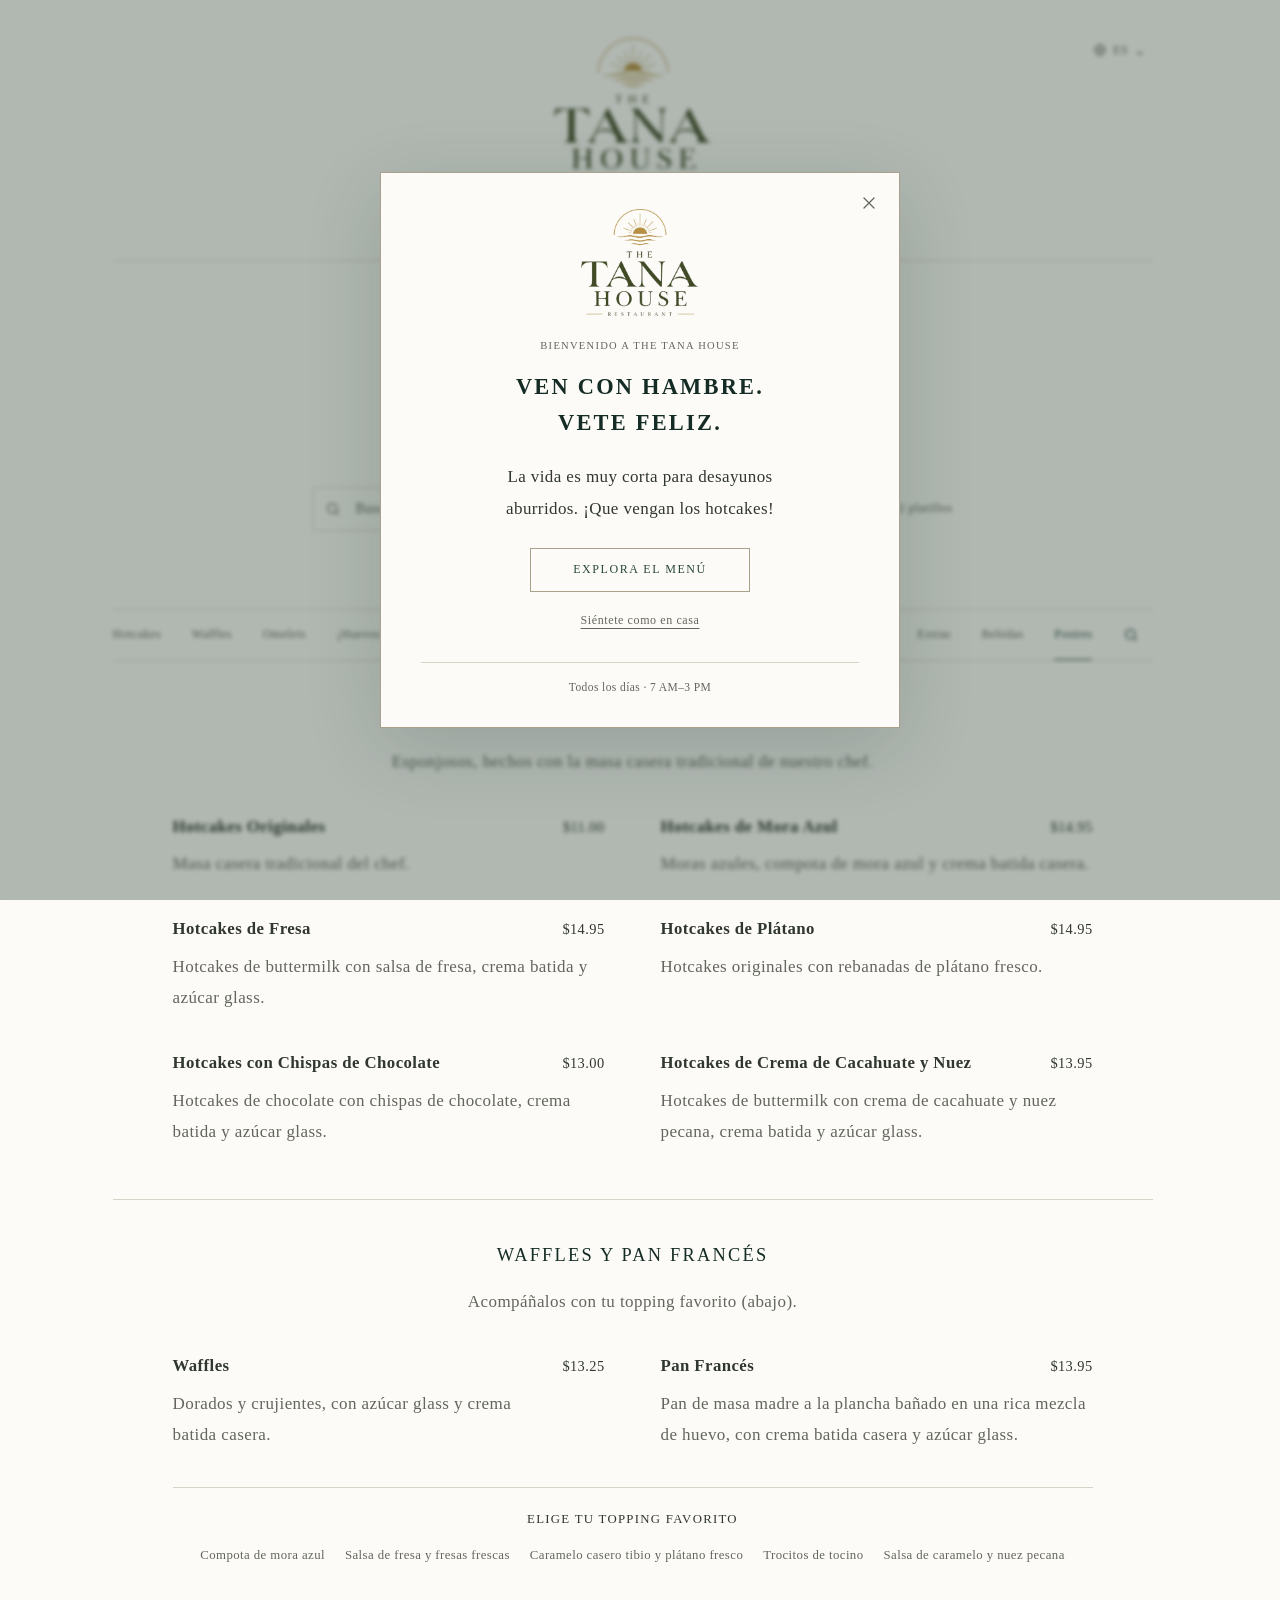
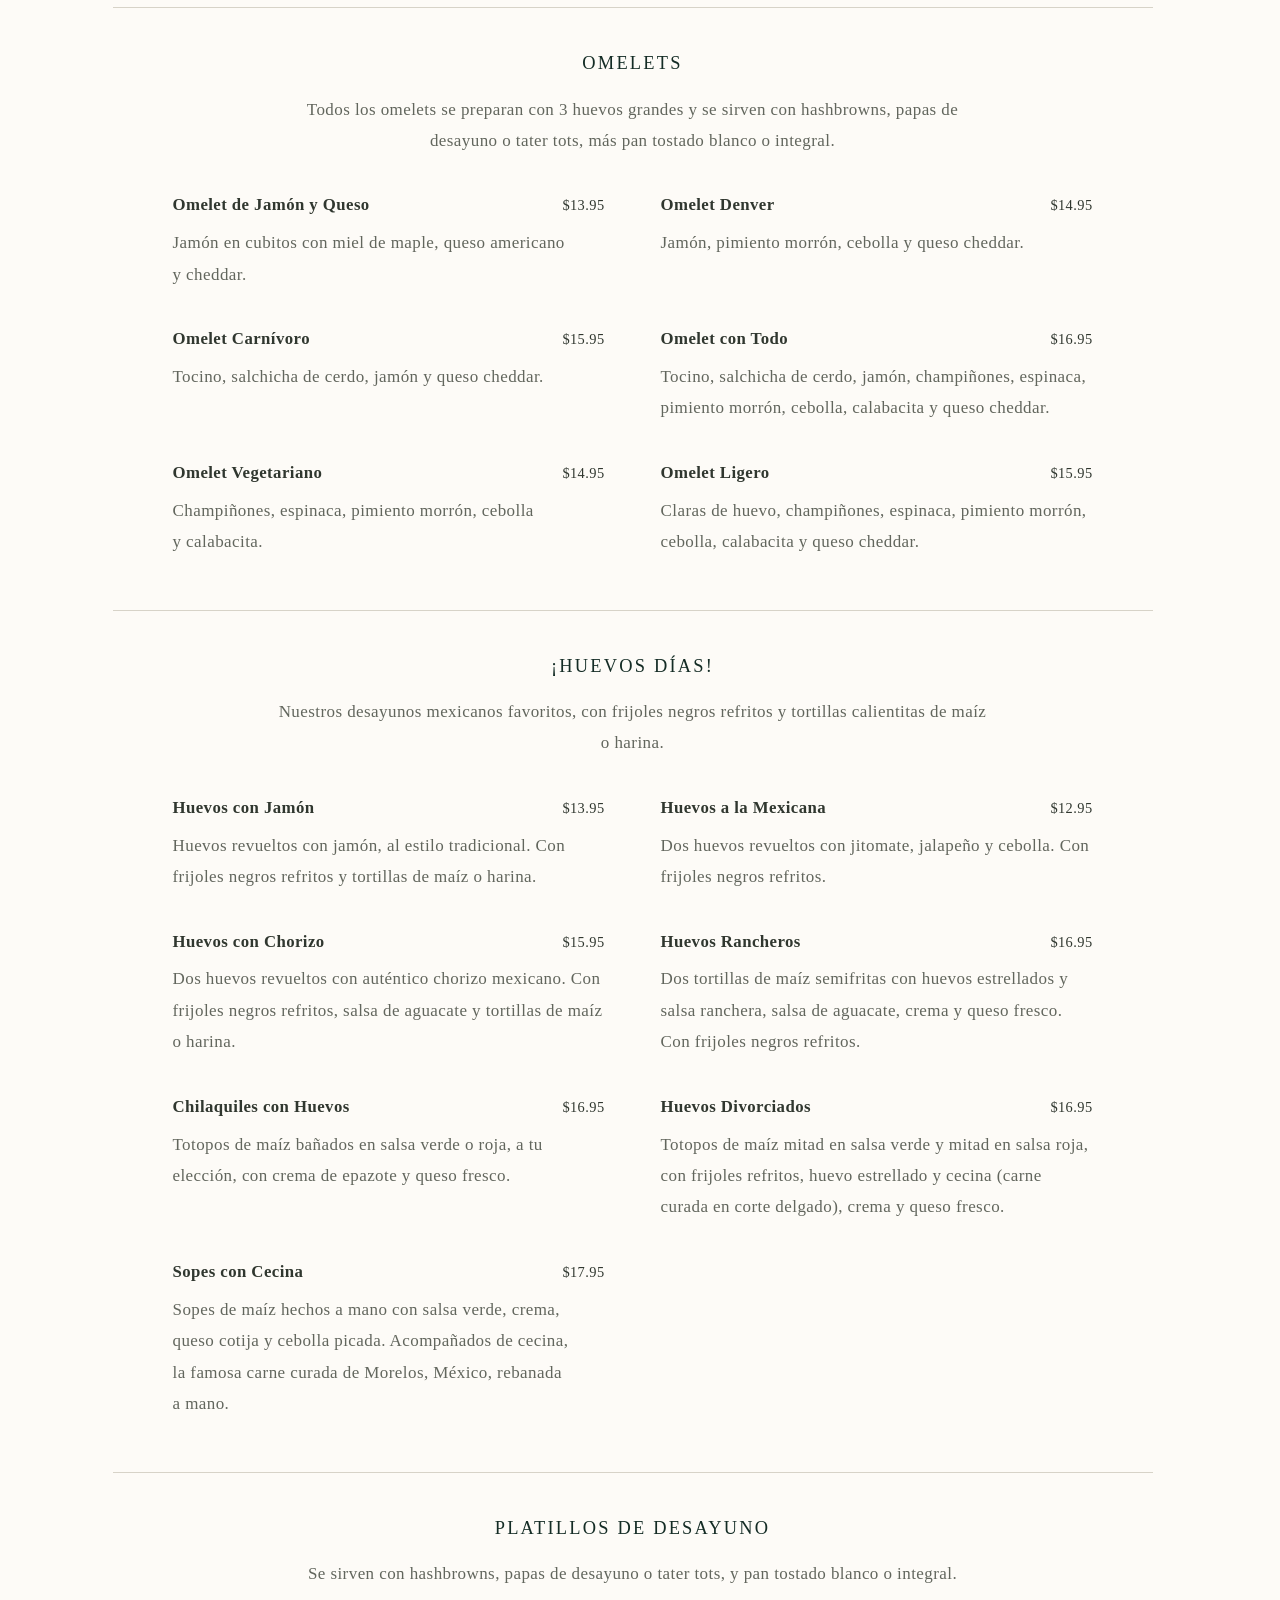
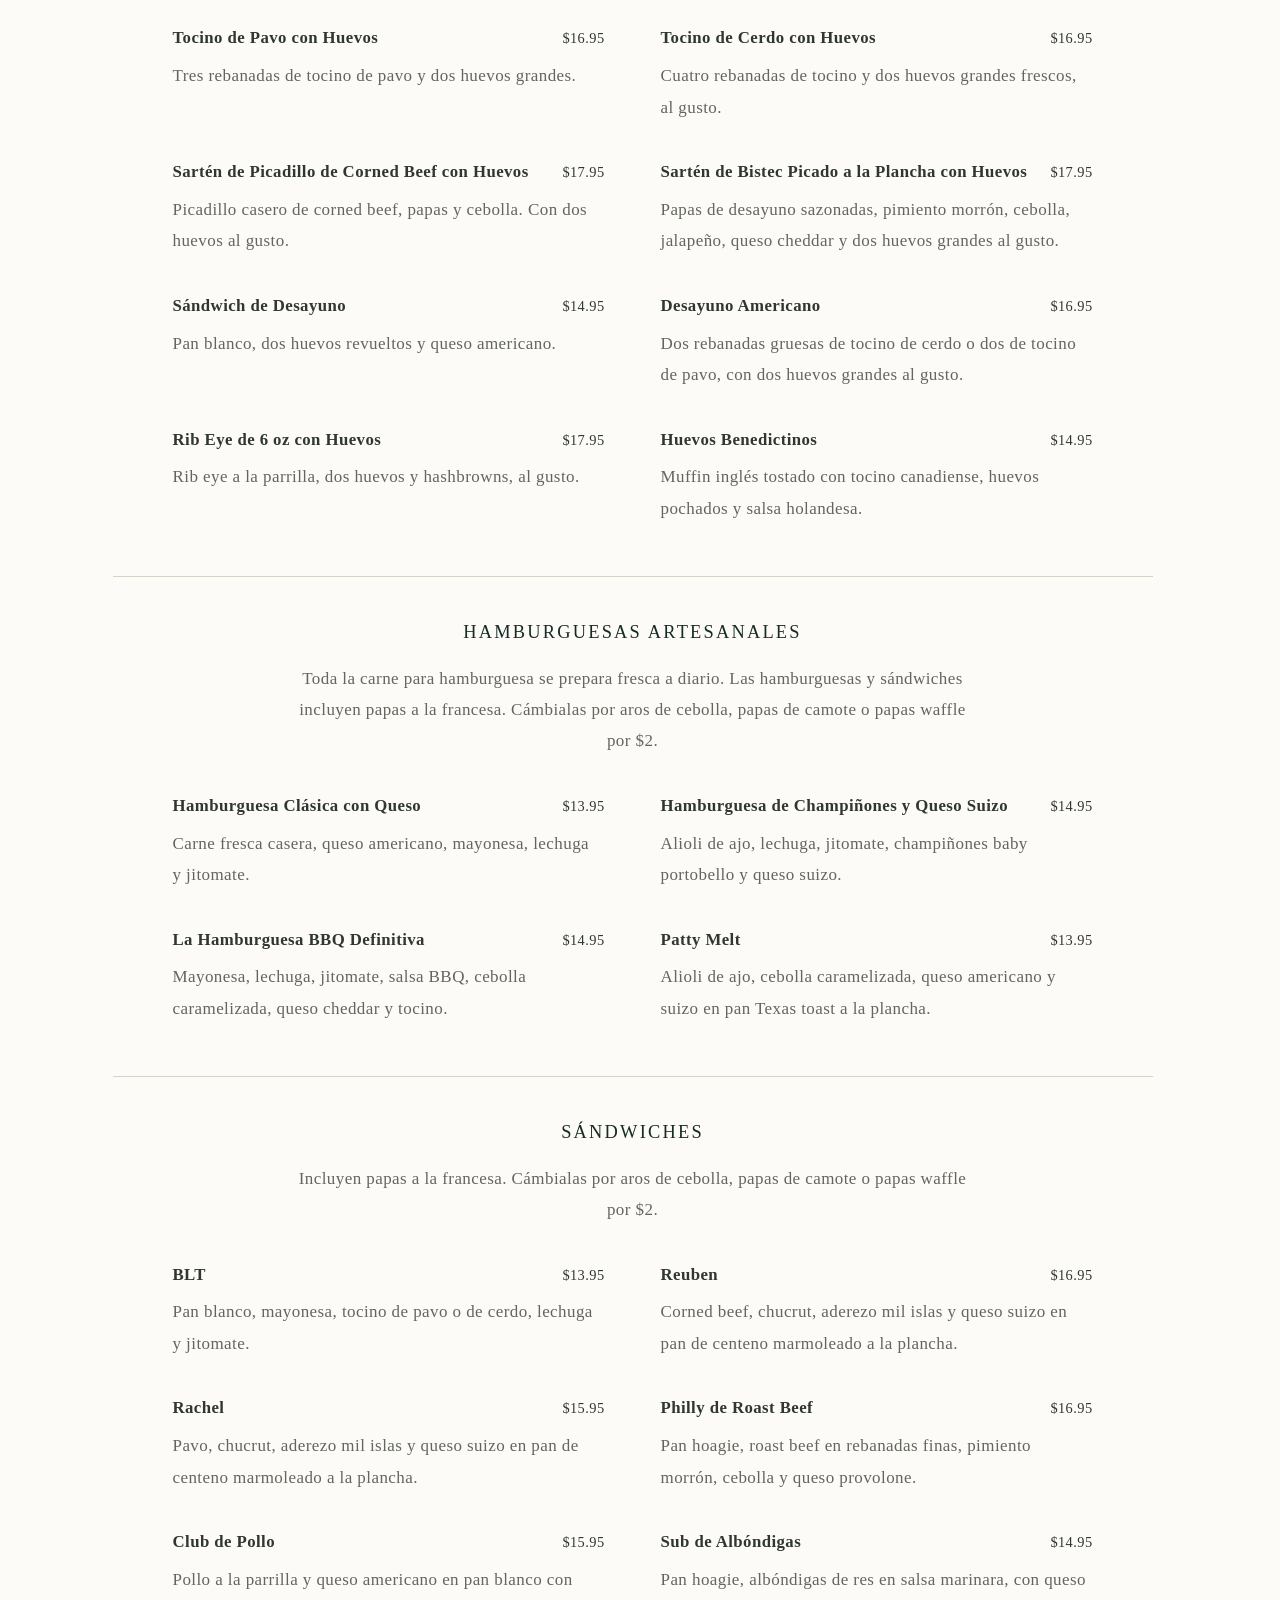
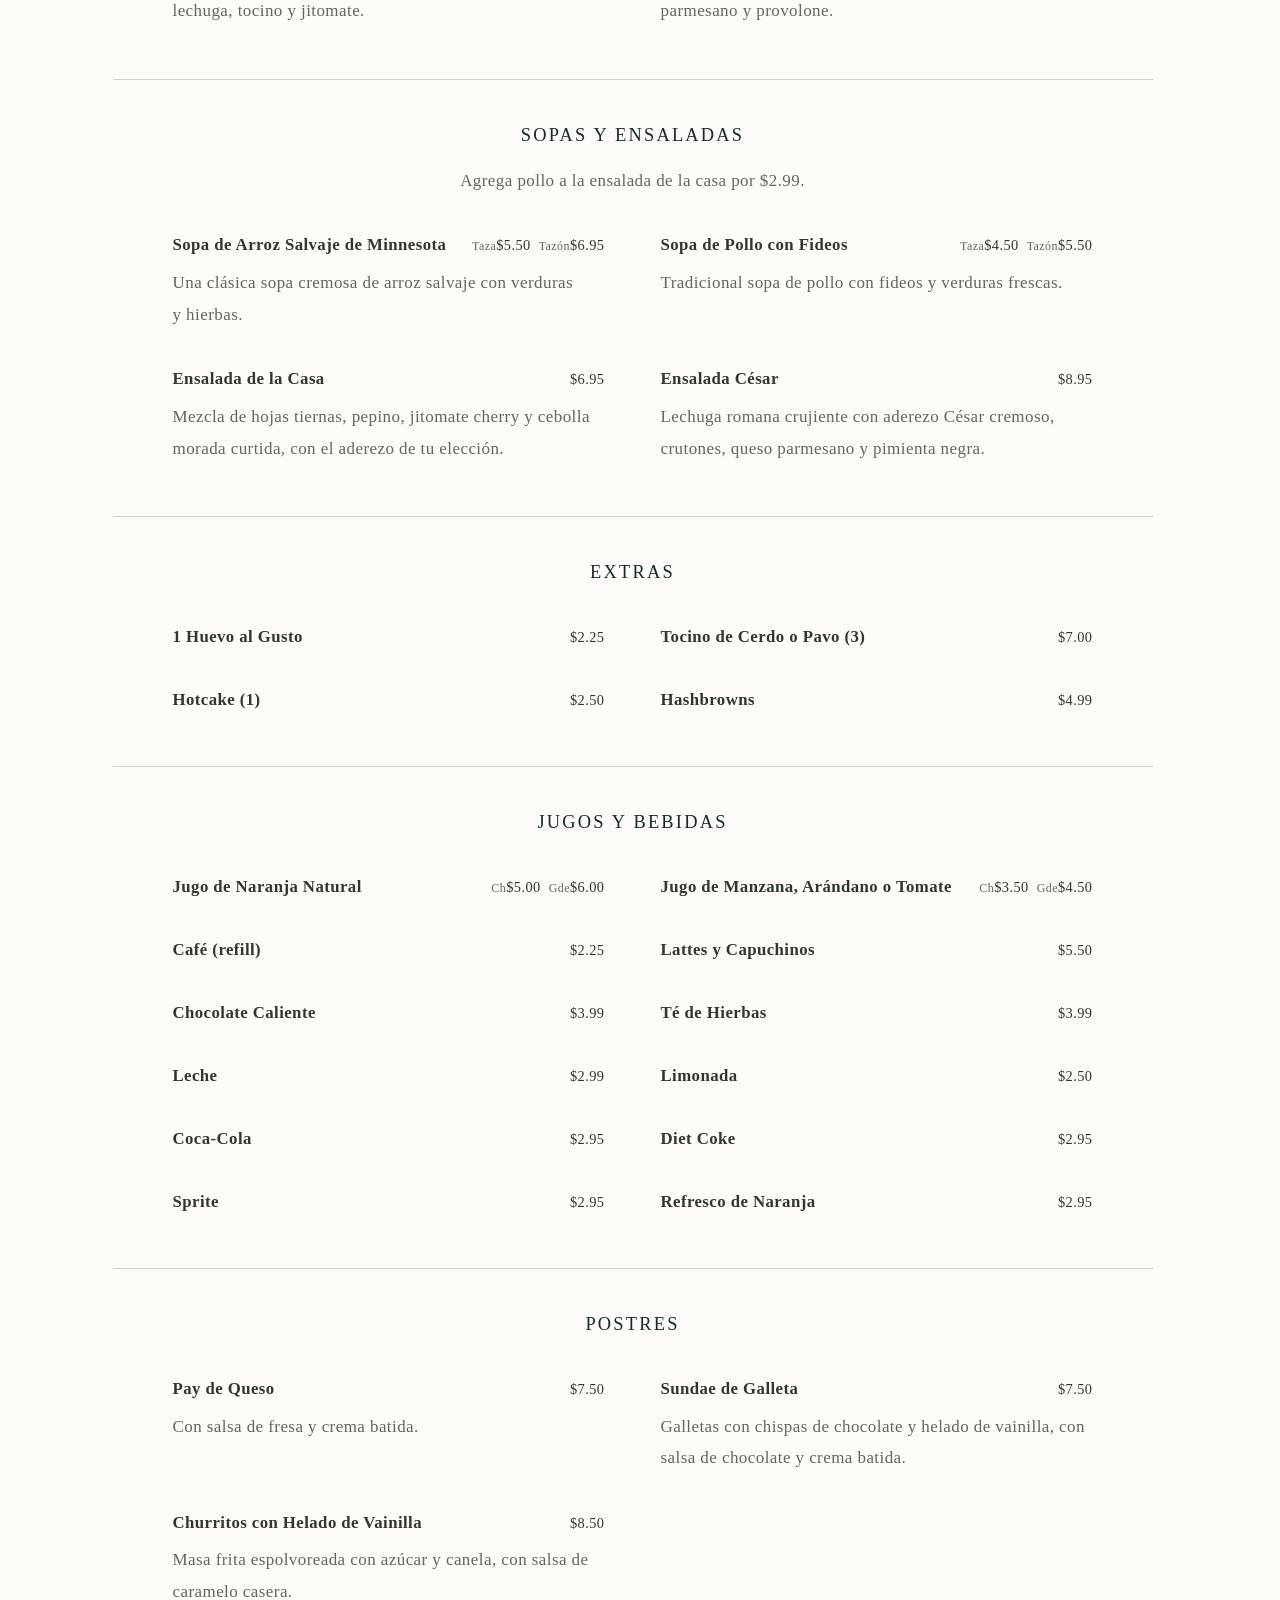
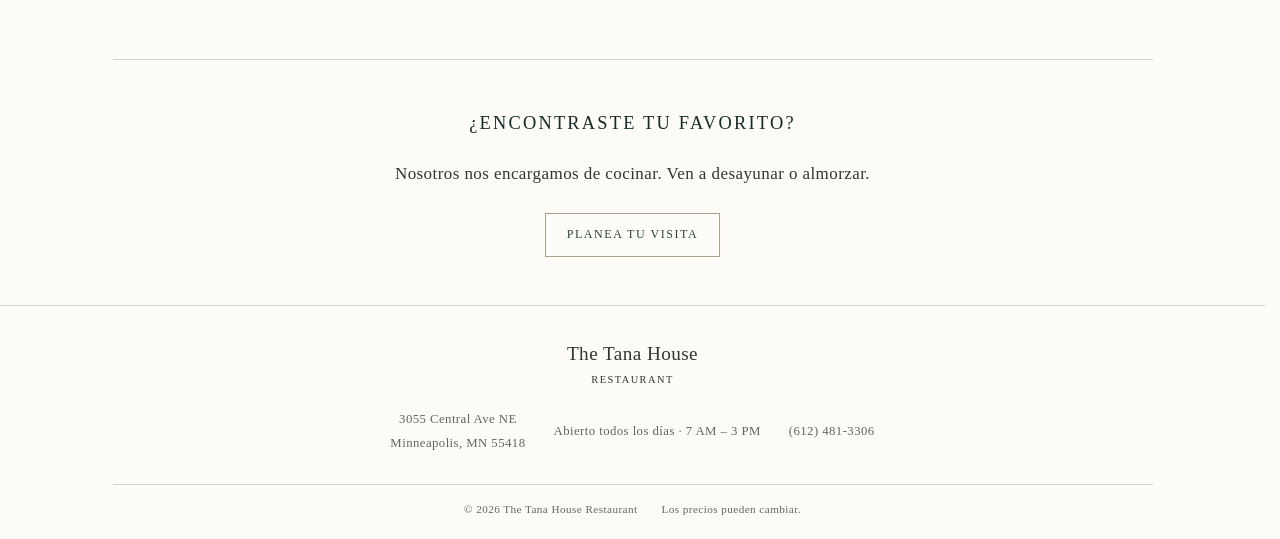
<file: menu-es.html>
<!DOCTYPE html>
<html lang="es">
<head>
  <meta charset="UTF-8">
  <meta name="viewport" content="width=device-width, initial-scale=1, viewport-fit=cover">
  <title>Menú | The Tana House Restaurante</title>
  <meta name="description" content="El menú completo de desayunos y almuerzos de The Tana House: hotcakes, waffles, omelets, desayunos mexicanos ¡Huevos Días!, platillos de desayuno, hamburguesas, sándwiches, sopas, ensaladas, bebidas y postres.">
  <meta name="theme-color" content="#FDFBF7">
  <link rel="icon" href="assets/img/logo-emblem.png" type="image/png">
  <link rel="stylesheet" href="assets/css/styles.css">
  <link rel="stylesheet" href="assets/css/languages.css">
  <link rel="stylesheet" href="assets/css/menu.css">
  <link rel="stylesheet" href="assets/css/responsive.css">
  <link rel="alternate" hreflang="en" href="menu.html">
  <link rel="alternate" hreflang="es" href="menu-es.html">
  <link rel="alternate" hreflang="am" href="menu-am.html">
  <link rel="alternate" hreflang="so" href="menu-so.html">
  <link rel="alternate" hreflang="vi" href="menu-vi.html">
  <link rel="alternate" hreflang="x-default" href="menu.html">
  <script type="application/ld+json">
{
 "@context": "https://schema.org",
 "@type": "Restaurante",
 "name": "The Tana House",
 "description": "Breakfast and lunch restaurant in Northeast Minneapolis: pancakes, omelets, Mexican breakfast, burgers, sandwiches, soups and desserts.",
 "address": {
  "@type": "PostalAddress",
  "streetAddress": "3055 Central Ave NE",
  "addressLocality": "Minneapolis",
  "addressRegion": "MN",
  "postalCode": "55418",
  "addressCountry": "US"
 },
 "openingHoursSpecification": [
  {
   "@type": "OpeningHoursSpecification",
   "dayOfWeek": [
    "Monday",
    "Tuesday",
    "Wednesday",
    "Thursday",
    "Friday",
    "Saturday",
    "Sunday"
   ],
   "opens": "07:00",
   "closes": "15:00"
  }
 ],
 "servesCuisine": [
  "Breakfast",
  "Brunch",
  "American",
  "Mexicano"
 ],
 "priceRange": "$$",
 "hasMenu": "menu-es.html",
 "image": "assets/img/logo.png"
}
  </script>
  <script type="application/ld+json">
{
 "@context": "https://schema.org",
 "@type": "Menú",
 "name": "The Tana House Breakfast & Lunch Menu",
 "hasMenuSection": [
  {
   "@type": "MenuSection",
   "name": "Hotcakes Clásicos",
   "hasMenuItem": [
    {
     "@type": "MenuItem",
     "name": "Hotcakes Originales",
     "offers": {
      "@type": "Offer",
      "price": "11.00",
      "priceCurrency": "USD"
     },
     "description": "Masa casera tradicional del chef."
    },
    {
     "@type": "MenuItem",
     "name": "Hotcakes de Mora Azul",
     "offers": {
      "@type": "Offer",
      "price": "14.95",
      "priceCurrency": "USD"
     },
     "description": "Moras azules, compota de mora azul y crema batida casera."
    },
    {
     "@type": "MenuItem",
     "name": "Hotcakes de Fresa",
     "offers": {
      "@type": "Offer",
      "price": "14.95",
      "priceCurrency": "USD"
     },
     "description": "Hotcakes de buttermilk con salsa de fresa, crema batida y azúcar glass."
    },
    {
     "@type": "MenuItem",
     "name": "Hotcakes de Plátano",
     "offers": {
      "@type": "Offer",
      "price": "14.95",
      "priceCurrency": "USD"
     },
     "description": "Hotcakes originales con rebanadas de plátano fresco."
    },
    {
     "@type": "MenuItem",
     "name": "Hotcakes con Chispas de Chocolate",
     "offers": {
      "@type": "Offer",
      "price": "13.00",
      "priceCurrency": "USD"
     },
     "description": "Hotcakes de chocolate con chispas de chocolate, crema batida y azúcar glass."
    },
    {
     "@type": "MenuItem",
     "name": "Hotcakes de Crema de Cacahuate y Nuez",
     "offers": {
      "@type": "Offer",
      "price": "13.95",
      "priceCurrency": "USD"
     },
     "description": "Hotcakes de buttermilk con crema de cacahuate y nuez pecana, crema batida y azúcar glass."
    }
   ]
  },
  {
   "@type": "MenuSection",
   "name": "Waffles y Pan Francés",
   "hasMenuItem": [
    {
     "@type": "MenuItem",
     "name": "Waffles",
     "offers": {
      "@type": "Offer",
      "price": "13.25",
      "priceCurrency": "USD"
     },
     "description": "Dorados y crujientes, con azúcar glass y crema batida casera."
    },
    {
     "@type": "MenuItem",
     "name": "Pan Francés",
     "offers": {
      "@type": "Offer",
      "price": "13.95",
      "priceCurrency": "USD"
     },
     "description": "Pan de masa madre a la plancha bañado en una rica mezcla de huevo, con crema batida casera y azúcar glass."
    }
   ]
  },
  {
   "@type": "MenuSection",
   "name": "Omelets",
   "hasMenuItem": [
    {
     "@type": "MenuItem",
     "name": "Omelet de Jamón y Queso",
     "offers": {
      "@type": "Offer",
      "price": "13.95",
      "priceCurrency": "USD"
     },
     "description": "Jamón en cubitos con miel de maple, queso americano y cheddar."
    },
    {
     "@type": "MenuItem",
     "name": "Omelet Denver",
     "offers": {
      "@type": "Offer",
      "price": "14.95",
      "priceCurrency": "USD"
     },
     "description": "Jamón, pimiento morrón, cebolla y queso cheddar."
    },
    {
     "@type": "MenuItem",
     "name": "Omelet Carnívoro",
     "offers": {
      "@type": "Offer",
      "price": "15.95",
      "priceCurrency": "USD"
     },
     "description": "Tocino, salchicha de cerdo, jamón y queso cheddar."
    },
    {
     "@type": "MenuItem",
     "name": "Omelet con Todo",
     "offers": {
      "@type": "Offer",
      "price": "16.95",
      "priceCurrency": "USD"
     },
     "description": "Tocino, salchicha de cerdo, jamón, champiñones, espinaca, pimiento morrón, cebolla, calabacita y queso cheddar."
    },
    {
     "@type": "MenuItem",
     "name": "Omelet Vegetariano",
     "offers": {
      "@type": "Offer",
      "price": "14.95",
      "priceCurrency": "USD"
     },
     "description": "Champiñones, espinaca, pimiento morrón, cebolla y calabacita."
    },
    {
     "@type": "MenuItem",
     "name": "Omelet Ligero",
     "offers": {
      "@type": "Offer",
      "price": "15.95",
      "priceCurrency": "USD"
     },
     "description": "Claras de huevo, champiñones, espinaca, pimiento morrón, cebolla, calabacita y queso cheddar."
    }
   ]
  },
  {
   "@type": "MenuSection",
   "name": "¡Huevos Días!",
   "hasMenuItem": [
    {
     "@type": "MenuItem",
     "name": "Huevos con Jamón",
     "offers": {
      "@type": "Offer",
      "price": "13.95",
      "priceCurrency": "USD"
     },
     "description": "Huevos revueltos con jamón, al estilo tradicional. Con frijoles negros refritos y tortillas de maíz o harina."
    },
    {
     "@type": "MenuItem",
     "name": "Huevos a la Mexicana",
     "offers": {
      "@type": "Offer",
      "price": "12.95",
      "priceCurrency": "USD"
     },
     "description": "Dos huevos revueltos con jitomate, jalapeño y cebolla. Con frijoles negros refritos."
    },
    {
     "@type": "MenuItem",
     "name": "Huevos con Chorizo",
     "offers": {
      "@type": "Offer",
      "price": "15.95",
      "priceCurrency": "USD"
     },
     "description": "Dos huevos revueltos con auténtico chorizo mexicano. Con frijoles negros refritos, salsa de aguacate y tortillas de maíz o harina."
    },
    {
     "@type": "MenuItem",
     "name": "Huevos Rancheros",
     "offers": {
      "@type": "Offer",
      "price": "16.95",
      "priceCurrency": "USD"
     },
     "description": "Dos tortillas de maíz semifritas con huevos estrellados y salsa ranchera, salsa de aguacate, crema y queso fresco. Con frijoles negros refritos."
    },
    {
     "@type": "MenuItem",
     "name": "Chilaquiles con Huevos",
     "offers": {
      "@type": "Offer",
      "price": "16.95",
      "priceCurrency": "USD"
     },
     "description": "Totopos de maíz bañados en salsa verde o roja, a tu elección, con crema de epazote y queso fresco."
    },
    {
     "@type": "MenuItem",
     "name": "Huevos Divorciados",
     "offers": {
      "@type": "Offer",
      "price": "16.95",
      "priceCurrency": "USD"
     },
     "description": "Totopos de maíz mitad en salsa verde y mitad en salsa roja, con frijoles refritos, huevo estrellado y cecina (carne curada en corte delgado), crema y queso fresco."
    },
    {
     "@type": "MenuItem",
     "name": "Sopes con Cecina",
     "offers": {
      "@type": "Offer",
      "price": "17.95",
      "priceCurrency": "USD"
     },
     "description": "Sopes de maíz hechos a mano con salsa verde, crema, queso cotija y cebolla picada. Acompañados de cecina, la famosa carne curada de Morelos, México, rebanada a mano."
    }
   ]
  },
  {
   "@type": "MenuSection",
   "name": "Platillos de Desayuno",
   "hasMenuItem": [
    {
     "@type": "MenuItem",
     "name": "Tocino de Pavo con Huevos",
     "offers": {
      "@type": "Offer",
      "price": "16.95",
      "priceCurrency": "USD"
     },
     "description": "Tres rebanadas de tocino de pavo y dos huevos grandes."
    },
    {
     "@type": "MenuItem",
     "name": "Tocino de Cerdo con Huevos",
     "offers": {
      "@type": "Offer",
      "price": "16.95",
      "priceCurrency": "USD"
     },
     "description": "Cuatro rebanadas de tocino y dos huevos grandes frescos, al gusto."
    },
    {
     "@type": "MenuItem",
     "name": "Sartén de Picadillo de Corned Beef con Huevos",
     "offers": {
      "@type": "Offer",
      "price": "17.95",
      "priceCurrency": "USD"
     },
     "description": "Picadillo casero de corned beef, papas y cebolla. Con dos huevos al gusto."
    },
    {
     "@type": "MenuItem",
     "name": "Sartén de Bistec Picado a la Plancha con Huevos",
     "offers": {
      "@type": "Offer",
      "price": "17.95",
      "priceCurrency": "USD"
     },
     "description": "Papas de desayuno sazonadas, pimiento morrón, cebolla, jalapeño, queso cheddar y dos huevos grandes al gusto."
    },
    {
     "@type": "MenuItem",
     "name": "Sándwich de Desayuno",
     "offers": {
      "@type": "Offer",
      "price": "14.95",
      "priceCurrency": "USD"
     },
     "description": "Pan blanco, dos huevos revueltos y queso americano."
    },
    {
     "@type": "MenuItem",
     "name": "Desayuno Americano",
     "offers": {
      "@type": "Offer",
      "price": "16.95",
      "priceCurrency": "USD"
     },
     "description": "Dos rebanadas gruesas de tocino de cerdo o dos de tocino de pavo, con dos huevos grandes al gusto."
    },
    {
     "@type": "MenuItem",
     "name": "Rib Eye de 6 oz con Huevos",
     "offers": {
      "@type": "Offer",
      "price": "17.95",
      "priceCurrency": "USD"
     },
     "description": "Rib eye a la parrilla, dos huevos y hashbrowns, al gusto."
    },
    {
     "@type": "MenuItem",
     "name": "Huevos Benedictinos",
     "offers": {
      "@type": "Offer",
      "price": "14.95",
      "priceCurrency": "USD"
     },
     "description": "Muffin inglés tostado con tocino canadiense, huevos pochados y salsa holandesa."
    }
   ]
  },
  {
   "@type": "MenuSection",
   "name": "Hamburguesas Artesanales",
   "hasMenuItem": [
    {
     "@type": "MenuItem",
     "name": "Hamburguesa Clásica con Queso",
     "offers": {
      "@type": "Offer",
      "price": "13.95",
      "priceCurrency": "USD"
     },
     "description": "Carne fresca casera, queso americano, mayonesa, lechuga y jitomate."
    },
    {
     "@type": "MenuItem",
     "name": "Hamburguesa de Champiñones y Queso Suizo",
     "offers": {
      "@type": "Offer",
      "price": "14.95",
      "priceCurrency": "USD"
     },
     "description": "Alioli de ajo, lechuga, jitomate, champiñones baby portobello y queso suizo."
    },
    {
     "@type": "MenuItem",
     "name": "La Hamburguesa BBQ Definitiva",
     "offers": {
      "@type": "Offer",
      "price": "14.95",
      "priceCurrency": "USD"
     },
     "description": "Mayonesa, lechuga, jitomate, salsa BBQ, cebolla caramelizada, queso cheddar y tocino."
    },
    {
     "@type": "MenuItem",
     "name": "Patty Melt",
     "offers": {
      "@type": "Offer",
      "price": "13.95",
      "priceCurrency": "USD"
     },
     "description": "Alioli de ajo, cebolla caramelizada, queso americano y suizo en pan Texas toast a la plancha."
    }
   ]
  },
  {
   "@type": "MenuSection",
   "name": "Sándwiches",
   "hasMenuItem": [
    {
     "@type": "MenuItem",
     "name": "BLT",
     "offers": {
      "@type": "Offer",
      "price": "13.95",
      "priceCurrency": "USD"
     },
     "description": "Pan blanco, mayonesa, tocino de pavo o de cerdo, lechuga y jitomate."
    },
    {
     "@type": "MenuItem",
     "name": "Reuben",
     "offers": {
      "@type": "Offer",
      "price": "16.95",
      "priceCurrency": "USD"
     },
     "description": "Corned beef, chucrut, aderezo mil islas y queso suizo en pan de centeno marmoleado a la plancha."
    },
    {
     "@type": "MenuItem",
     "name": "Rachel",
     "offers": {
      "@type": "Offer",
      "price": "15.95",
      "priceCurrency": "USD"
     },
     "description": "Pavo, chucrut, aderezo mil islas y queso suizo en pan de centeno marmoleado a la plancha."
    },
    {
     "@type": "MenuItem",
     "name": "Philly de Roast Beef",
     "offers": {
      "@type": "Offer",
      "price": "16.95",
      "priceCurrency": "USD"
     },
     "description": "Pan hoagie, roast beef en rebanadas finas, pimiento morrón, cebolla y queso provolone."
    },
    {
     "@type": "MenuItem",
     "name": "Club de Pollo",
     "offers": {
      "@type": "Offer",
      "price": "15.95",
      "priceCurrency": "USD"
     },
     "description": "Pollo a la parrilla y queso americano en pan blanco con lechuga, tocino y jitomate."
    },
    {
     "@type": "MenuItem",
     "name": "Sub de Albóndigas",
     "offers": {
      "@type": "Offer",
      "price": "14.95",
      "priceCurrency": "USD"
     },
     "description": "Pan hoagie, albóndigas de res en salsa marinara, con queso parmesano y provolone."
    }
   ]
  },
  {
   "@type": "MenuSection",
   "name": "Sopas y Ensaladas",
   "hasMenuItem": [
    {
     "@type": "MenuItem",
     "name": "Sopa de Arroz Salvaje de Minnesota",
     "offers": {
      "@type": "Offer",
      "price": "5.50",
      "priceCurrency": "USD"
     },
     "description": "Una clásica sopa cremosa de arroz salvaje con verduras y hierbas."
    },
    {
     "@type": "MenuItem",
     "name": "Sopa de Pollo con Fideos",
     "offers": {
      "@type": "Offer",
      "price": "4.50",
      "priceCurrency": "USD"
     },
     "description": "Tradicional sopa de pollo con fideos y verduras frescas."
    },
    {
     "@type": "MenuItem",
     "name": "Ensalada de la Casa",
     "offers": {
      "@type": "Offer",
      "price": "6.95",
      "priceCurrency": "USD"
     },
     "description": "Mezcla de hojas tiernas, pepino, jitomate cherry y cebolla morada curtida, con el aderezo de tu elección."
    },
    {
     "@type": "MenuItem",
     "name": "Ensalada César",
     "offers": {
      "@type": "Offer",
      "price": "8.95",
      "priceCurrency": "USD"
     },
     "description": "Lechuga romana crujiente con aderezo César cremoso, crutones, queso parmesano y pimienta negra."
    }
   ]
  },
  {
   "@type": "MenuSection",
   "name": "Extras",
   "hasMenuItem": [
    {
     "@type": "MenuItem",
     "name": "1 Huevo al Gusto",
     "offers": {
      "@type": "Offer",
      "price": "2.25",
      "priceCurrency": "USD"
     }
    },
    {
     "@type": "MenuItem",
     "name": "Tocino de Cerdo o Pavo (3)",
     "offers": {
      "@type": "Offer",
      "price": "7.00",
      "priceCurrency": "USD"
     }
    },
    {
     "@type": "MenuItem",
     "name": "Hotcake (1)",
     "offers": {
      "@type": "Offer",
      "price": "2.50",
      "priceCurrency": "USD"
     }
    },
    {
     "@type": "MenuItem",
     "name": "Hashbrowns",
     "offers": {
      "@type": "Offer",
      "price": "4.99",
      "priceCurrency": "USD"
     }
    }
   ]
  },
  {
   "@type": "MenuSection",
   "name": "Jugos y Bebidas",
   "hasMenuItem": [
    {
     "@type": "MenuItem",
     "name": "Jugo de Naranja Natural",
     "offers": {
      "@type": "Offer",
      "price": "5.00",
      "priceCurrency": "USD"
     }
    },
    {
     "@type": "MenuItem",
     "name": "Jugo de Manzana, Arándano o Tomate",
     "offers": {
      "@type": "Offer",
      "price": "3.50",
      "priceCurrency": "USD"
     }
    },
    {
     "@type": "MenuItem",
     "name": "Café (refill)",
     "offers": {
      "@type": "Offer",
      "price": "2.25",
      "priceCurrency": "USD"
     }
    },
    {
     "@type": "MenuItem",
     "name": "Lattes y Capuchinos",
     "offers": {
      "@type": "Offer",
      "price": "5.50",
      "priceCurrency": "USD"
     }
    },
    {
     "@type": "MenuItem",
     "name": "Chocolate Caliente",
     "offers": {
      "@type": "Offer",
      "price": "3.99",
      "priceCurrency": "USD"
     }
    },
    {
     "@type": "MenuItem",
     "name": "Té de Hierbas",
     "offers": {
      "@type": "Offer",
      "price": "3.99",
      "priceCurrency": "USD"
     }
    },
    {
     "@type": "MenuItem",
     "name": "Leche",
     "offers": {
      "@type": "Offer",
      "price": "2.99",
      "priceCurrency": "USD"
     }
    },
    {
     "@type": "MenuItem",
     "name": "Limonada",
     "offers": {
      "@type": "Offer",
      "price": "2.50",
      "priceCurrency": "USD"
     }
    },
    {
     "@type": "MenuItem",
     "name": "Coca-Cola",
     "offers": {
      "@type": "Offer",
      "price": "2.95",
      "priceCurrency": "USD"
     }
    },
    {
     "@type": "MenuItem",
     "name": "Diet Coke",
     "offers": {
      "@type": "Offer",
      "price": "2.95",
      "priceCurrency": "USD"
     }
    },
    {
     "@type": "MenuItem",
     "name": "Sprite",
     "offers": {
      "@type": "Offer",
      "price": "2.95",
      "priceCurrency": "USD"
     }
    },
    {
     "@type": "MenuItem",
     "name": "Refresco de Naranja",
     "offers": {
      "@type": "Offer",
      "price": "2.95",
      "priceCurrency": "USD"
     }
    }
   ]
  },
  {
   "@type": "MenuSection",
   "name": "Postres",
   "hasMenuItem": [
    {
     "@type": "MenuItem",
     "name": "Pay de Queso",
     "offers": {
      "@type": "Offer",
      "price": "7.50",
      "priceCurrency": "USD"
     },
     "description": "Con salsa de fresa y crema batida."
    },
    {
     "@type": "MenuItem",
     "name": "Sundae de Galleta",
     "offers": {
      "@type": "Offer",
      "price": "7.50",
      "priceCurrency": "USD"
     },
     "description": "Galletas con chispas de chocolate y helado de vainilla, con salsa de chocolate y crema batida."
    },
    {
     "@type": "MenuItem",
     "name": "Churritos con Helado de Vainilla",
     "offers": {
      "@type": "Offer",
      "price": "8.50",
      "priceCurrency": "USD"
     },
     "description": "Masa frita espolvoreada con azúcar y canela, con salsa de caramelo casera."
    }
   ]
  }
 ]
}
  </script>
</head>
<body class="menu-page">
  <a class="skip-link" href="#main">Saltar al contenido</a>

  <header class="site-header">
    <nav class="nav wrap" aria-label="Navegación principal">
      <a class="brand" href="index-es.html" aria-label="The Tana House — inicio"><img src="assets/img/logo.png" alt="" width="700" height="637"></a>

      <ul class="nav-links" id="nav-links"><li><a class="btn btn-primary" href="menu-es.html" aria-current="page">Ver menú </a></li><li><a href="index-es.html#story">Nuestra cocina</a></li><li><a href="index-es.html#visit">Visítanos</a></li></ul>
      <details class="language-picker"><summary aria-label="Elegir idioma"><svg viewBox="0 0 24 24" fill="none" stroke="currentColor" stroke-width="1.6" aria-hidden="true"><circle cx="12" cy="12" r="9"/><path d="M3 12h18M12 3c5 5 5 13 0 18-5-5-5-13 0-18z"/></svg><span>ES</span><span class="language-chevron" aria-hidden="true">⌄</span></summary><div class="language-options"><a class="lang-switch" href="menu.html" lang="en" hreflang="en">English</a><a class="lang-switch" href="menu-es.html" lang="es" hreflang="es" aria-current="page">Español<span aria-hidden="true">✓</span></a><a class="lang-switch" href="menu-am.html" lang="am" hreflang="am">አማርኛ</a><a class="lang-switch" href="menu-so.html" lang="so" hreflang="so">Soomaali</a><a class="lang-switch" href="menu-vi.html" lang="vi" hreflang="vi">Tiếng Việt</a></div></details>

    </nav>
  </header>

  <main id="main">
    <section class="menu-hero">
      <div class="wrap menu-intro">
        <div class="menu-intro-copy"><span class="eyebrow">The Tana House · Desayunos y almuerzos</span><h1><img class="section-sketch sketch-inline" src="assets/img/sketches/plate.svg" width="112" height="88" alt="" aria-hidden="true" loading="lazy" decoding="async">El menú.</h1><p class="menu-intro-lead">Una mañana tranquila. Un buen almuerzo. Encuentra tu próximo favorito, preparado al momento.</p><div class="menu-intro-meta"><span><svg viewBox="0 0 24 24" fill="none" stroke="currentColor" stroke-width="1.7" aria-hidden="true"><circle cx="12" cy="12" r="9"/><path d="M12 7v5l3 2"/></svg>Todos los días · 7 AM – 3 PM</span><span><i aria-hidden="true"></i>Preparado al momento</span></div></div>

      </div>
    </section>

    <div class="wrap menu-tools" id="menu-tools">
      <div class="menu-tools-top"><div class="menu-search"><svg viewBox="0 0 24 24" fill="none" stroke="currentColor" stroke-width="1.8" stroke-linecap="round" aria-hidden="true"><circle cx="11" cy="11" r="7"/><path d="m20 20-3.5-3.5"/></svg><input id="menu-search" type="search" placeholder="Busca un platillo, ingrediente o antojo…" aria-label="Buscar en el menú" autocomplete="off"><button type="button" class="menu-search-clear" data-clear-search aria-label="Borrar búsqueda" hidden>×</button></div><div class="menu-results"><span class="filter-count" role="status" aria-live="polite" aria-atomic="true">62 platillos</span><button class="menu-reset" type="button" data-reset-menu data-filter-reset hidden>Quitar filtros</button></div></div>
      <div class="menu-tools-bottom"><div class="filters" role="group" aria-label="Sigue tu antojo"><button class="filter-chip" type="button" data-filter="all" aria-pressed="true">Todos</button>
<button class="filter-chip" type="button" data-filter="sweet" aria-pressed="false">Dulce</button>
<button class="filter-chip" type="button" data-filter="eggs" aria-pressed="false">Huevos</button>
<button class="filter-chip" type="button" data-filter="mexican" aria-pressed="false">Mexicano</button>
<button class="filter-chip" type="button" data-filter="lunch" aria-pressed="false">Almuerzo</button>
<button class="filter-chip" type="button" data-filter="drinks" aria-pressed="false">Bebidas</button>
<button class="filter-chip" type="button" data-filter="under10" aria-pressed="false">Menos de $10</button></div></div>
    </div>

    <div class="wrap menu-layout">
      <nav class="menu-tabs" aria-label="Categorías del menú"><div class="menu-nav-heading"><h2>Explora el menú</h2><button type="button" class="menu-search-jump" data-menu-search-jump aria-label="Buscar en el menú"><svg viewBox="0 0 24 24" fill="none" stroke="currentColor" stroke-width="1.8" stroke-linecap="round" aria-hidden="true"><circle cx="11" cy="11" r="7"/><path d="m20 20-3.5-3.5"/></svg></button></div><ul class="menu-category-list">
<li><a href="#pancakes" class="active" aria-current="location"><span class="menu-category-name">Hotcakes</span><span class="menu-category-count" aria-hidden="true">6</span></a></li>
<li><a href="#waffles"><span class="menu-category-name">Waffles</span><span class="menu-category-count" aria-hidden="true">2</span></a></li>
<li><a href="#omelets"><span class="menu-category-name">Omelets</span><span class="menu-category-count" aria-hidden="true">6</span></a></li>
<li><a href="#huevos"><span class="menu-category-name">¡Huevos Días!</span><span class="menu-category-count" aria-hidden="true">7</span></a></li>
<li><a href="#plates"><span class="menu-category-name">Platillos de Desayuno</span><span class="menu-category-count" aria-hidden="true">8</span></a></li>
<li><a href="#burgers"><span class="menu-category-name">Hamburguesas</span><span class="menu-category-count" aria-hidden="true">4</span></a></li>
<li><a href="#sandwiches"><span class="menu-category-name">Sándwiches</span><span class="menu-category-count" aria-hidden="true">6</span></a></li>
<li><a href="#soups"><span class="menu-category-name">Sopas y Ensaladas</span><span class="menu-category-count" aria-hidden="true">4</span></a></li>
<li><a href="#sides"><span class="menu-category-name">Extras</span><span class="menu-category-count" aria-hidden="true">4</span></a></li>
<li><a href="#drinks"><span class="menu-category-name">Bebidas</span><span class="menu-category-count" aria-hidden="true">12</span></a></li>
<li><a href="#desserts"><span class="menu-category-name">Postres</span><span class="menu-category-count" aria-hidden="true">3</span></a></li>
      </ul></nav>
      <div class="menu-content">
<section class="menu-section " id="pancakes">
      <div class="menu-section-grid">
        <header class="menu-section-head"><div class="menu-section-topline"><span class="eyebrow"><span class="menu-section-number">01</span>Orden de tres</span><span class="menu-section-count" data-section-count>6 platillos</span></div><h2>Hotcakes Clásicos</h2><p class="note">Esponjosos, hechos con la masa casera tradicional de nuestro chef.</p></header>
        <div class="menu-section-dishes"><div class="items">
            <article class="item" data-tags="sweet" data-search="Original Pancakes"><img class="item-thumb" src="assets/img/dishes/original-pancakes.jpg" alt="Ilustración de Hotcakes Originales" width="320" height="320" loading="lazy" decoding="async"><div class="item-text"><div class="item-top"><h3>Hotcakes Originales</h3><span class="price">$11.00</span></div><p>Masa casera tradicional del chef.</p></div></article>
            <article class="item" data-tags="sweet" data-search="Blueberry Pancakes"><img class="item-thumb" src="assets/img/dishes/blueberry-pancakes.jpg" alt="Ilustración de Hotcakes de Mora Azul" width="640" height="480" loading="lazy" decoding="async"><div class="item-text"><div class="item-top"><h3>Hotcakes de Mora Azul</h3><span class="price">$14.95</span></div><p>Moras azules, compota de mora azul y crema batida casera.</p></div></article>
            <article class="item" data-tags="sweet" data-search="Strawberry Pancakes"><img class="item-thumb" src="assets/img/dishes/strawberry-pancakes.jpg" alt="Ilustración de Hotcakes de Fresa" width="320" height="320" loading="lazy" decoding="async"><div class="item-text"><div class="item-top"><h3>Hotcakes de Fresa</h3><span class="price">$14.95</span></div><p>Hotcakes de buttermilk con salsa de fresa, crema batida y azúcar glass.</p></div></article>
            <article class="item" data-tags="sweet" data-search="Banana Pancakes"><img class="item-thumb" src="assets/img/dishes/banana-pancakes.jpg" alt="Ilustración de Hotcakes de Plátano" width="320" height="320" loading="lazy" decoding="async"><div class="item-text"><div class="item-top"><h3>Hotcakes de Plátano</h3><span class="price">$14.95</span></div><p>Hotcakes originales con rebanadas de plátano fresco.</p></div></article>
            <article class="item" data-tags="sweet" data-search="Chocolate Chip Pancakes"><img class="item-thumb" src="assets/img/dishes/chocolate-chip-pancakes.jpg" alt="Ilustración de Hotcakes con Chispas de Chocolate" width="320" height="320" loading="lazy" decoding="async"><div class="item-text"><div class="item-top"><h3>Hotcakes con Chispas de Chocolate</h3><span class="price">$13.00</span></div><p>Hotcakes de chocolate con chispas de chocolate, crema batida y azúcar glass.</p></div></article>
            <article class="item" data-tags="sweet" data-search="Peanut Butter-Pecan Pancakes"><img class="item-thumb" src="assets/img/dishes/peanut-butter-pecan-pancakes.jpg" alt="Ilustración de Hotcakes de Crema de Cacahuate y Nuez" width="320" height="320" loading="lazy" decoding="async"><div class="item-text"><div class="item-top"><h3>Hotcakes de Crema de Cacahuate y Nuez</h3><span class="price">$13.95</span></div><p>Hotcakes de buttermilk con crema de cacahuate y nuez pecana, crema batida y azúcar glass.</p></div></article>
          </div></div>
      </div>
    </section>
<section class="menu-section " id="waffles">
      <div class="menu-section-grid">
        <header class="menu-section-head"><div class="menu-section-topline"><span class="eyebrow"><span class="menu-section-number">02</span>Mañanas dulces</span><span class="menu-section-count" data-section-count>2 platillos</span></div><h2>Waffles y Pan Francés</h2><p class="note">Acompáñalos con tu topping favorito (abajo).</p></header>
        <div class="menu-section-dishes"><div class="items">
            <article class="item" data-tags="sweet" data-search="Waffles"><img class="item-thumb" src="assets/img/dishes/waffles.jpg" alt="Ilustración de Waffles" width="320" height="320" loading="lazy" decoding="async"><div class="item-text"><div class="item-top"><h3>Waffles</h3><span class="price">$13.25</span></div><p>Dorados y crujientes, con azúcar glass y crema batida casera.</p></div></article>
            <article class="item" data-tags="sweet" data-search="French Toast"><img class="item-thumb" src="assets/img/dishes/french-toast.jpg" alt="Ilustración de Pan Francés" width="320" height="320" loading="lazy" decoding="async"><div class="item-text"><div class="item-top"><h3>Pan Francés</h3><span class="price">$13.95</span></div><p>Pan de masa madre a la plancha bañado en una rica mezcla de huevo, con crema batida casera y azúcar glass.</p></div></article>
          </div>
          <div class="toppings"><h3>Elige tu topping favorito</h3><div class="chips"><span>Compota de mora azul</span><span>Salsa de fresa y fresas frescas</span><span>Caramelo casero tibio y plátano fresco</span><span>Trocitos de tocino</span><span>Salsa de caramelo y nuez pecana</span></div></div></div>
      </div>
    </section>
<section class="menu-section " id="omelets">
      <div class="menu-section-grid">
        <header class="menu-section-head"><div class="menu-section-topline"><span class="eyebrow"><span class="menu-section-number">03</span>Tres huevos grandes</span><span class="menu-section-count" data-section-count>6 platillos</span></div><h2>Omelets</h2><p class="note">Todos los omelets se preparan con <b>3 huevos grandes</b> y se sirven con hashbrowns, papas de desayuno o tater tots, más pan tostado blanco o integral.</p></header>
        <div class="menu-section-dishes"><div class="items">
            <article class="item" data-tags="eggs" data-search="Ham &amp; Cheese Omelet"><img class="item-thumb" src="assets/img/dishes/ham-cheese-omelet.jpg" alt="Ilustración de Omelet de Jamón y Queso" width="320" height="320" loading="lazy" decoding="async"><div class="item-text"><div class="item-top"><h3>Omelet de Jamón y Queso</h3><span class="price">$13.95</span></div><p>Jamón en cubitos con miel de maple, queso americano y cheddar.</p></div></article>
            <article class="item" data-tags="eggs" data-search="Denver Omelet"><img class="item-thumb" src="assets/img/dishes/denver-omelet.jpg" alt="Ilustración de Omelet Denver" width="640" height="480" loading="lazy" decoding="async"><div class="item-text"><div class="item-top"><h3>Omelet Denver</h3><span class="price">$14.95</span></div><p>Jamón, pimiento morrón, cebolla y queso cheddar.</p></div></article>
            <article class="item" data-tags="eggs" data-search="Meat Lover&#x27;s Omelet"><img class="item-thumb" src="assets/img/dishes/meat-lover-s-omelet.jpg" alt="Ilustración de Omelet Carnívoro" width="320" height="320" loading="lazy" decoding="async"><div class="item-text"><div class="item-top"><h3>Omelet Carnívoro</h3><span class="price">$15.95</span></div><p>Tocino, salchicha de cerdo, jamón y queso cheddar.</p></div></article>
            <article class="item" data-tags="eggs" data-search="Everything Omelet"><img class="item-thumb" src="assets/img/dishes/everything-omelet.jpg" alt="Ilustración de Omelet con Todo" width="320" height="320" loading="lazy" decoding="async"><div class="item-text"><div class="item-top"><h3>Omelet con Todo</h3><span class="price">$16.95</span></div><p>Tocino, salchicha de cerdo, jamón, champiñones, espinaca, pimiento morrón, cebolla, calabacita y queso cheddar.</p></div></article>
            <article class="item" data-tags="eggs" data-search="Vegetarian Omelet"><img class="item-thumb" src="assets/img/dishes/vegetarian-omelet.jpg" alt="Ilustración de Omelet Vegetariano" width="320" height="320" loading="lazy" decoding="async"><div class="item-text"><div class="item-top"><h3>Omelet Vegetariano</h3><span class="price">$14.95</span></div><p>Champiñones, espinaca, pimiento morrón, cebolla y calabacita.</p></div></article>
            <article class="item" data-tags="eggs" data-search="Skinny Omelet"><img class="item-thumb" src="assets/img/dishes/skinny-omelet.jpg" alt="Ilustración de Omelet Ligero" width="320" height="320" loading="lazy" decoding="async"><div class="item-text"><div class="item-top"><h3>Omelet Ligero</h3><span class="price">$15.95</span></div><p>Claras de huevo, champiñones, espinaca, pimiento morrón, cebolla, calabacita y queso cheddar.</p></div></article>
          </div></div>
      </div>
    </section>
<section class="menu-section mex" id="huevos">
      <div class="menu-section-grid">
        <header class="menu-section-head"><div class="menu-section-topline"><span class="eyebrow"><span class="menu-section-number">04</span>Desayuno mexicano</span><span class="menu-section-count" data-section-count>7 platillos</span></div><h2>¡Huevos <em>Días!</em></h2><p class="note">Nuestros desayunos mexicanos favoritos, con frijoles negros refritos y tortillas calientitas de maíz o harina.</p></header>
        <div class="menu-section-dishes"><div class="items">
            <article class="item" data-tags="eggs mexican" data-search="Huevos con Jamón"><img class="item-thumb" src="assets/img/dishes/huevos-con-jamon.jpg" alt="Ilustración de Huevos con Jamón" width="320" height="320" loading="lazy" decoding="async"><div class="item-text"><div class="item-top"><h3>Huevos con Jamón</h3><span class="price">$13.95</span></div><p>Huevos revueltos con jamón, al estilo tradicional. Con frijoles negros refritos y tortillas de maíz o harina.</p></div></article>
            <article class="item" data-tags="eggs mexican" data-search="Huevos a la Mexicana"><img class="item-thumb" src="assets/img/dishes/huevos-a-la-mexicana.jpg" alt="Ilustración de Huevos a la Mexicana" width="320" height="320" loading="lazy" decoding="async"><div class="item-text"><div class="item-top"><h3>Huevos a la Mexicana</h3><span class="price">$12.95</span></div><p>Dos huevos revueltos con jitomate, jalapeño y cebolla. Con frijoles negros refritos.</p></div></article>
            <article class="item" data-tags="eggs mexican" data-search="Huevos con Chorizo"><img class="item-thumb" src="assets/img/dishes/huevos-con-chorizo.jpg" alt="Ilustración de Huevos con Chorizo" width="320" height="320" loading="lazy" decoding="async"><div class="item-text"><div class="item-top"><h3>Huevos con Chorizo</h3><span class="price">$15.95</span></div><p>Dos huevos revueltos con auténtico chorizo mexicano. Con frijoles negros refritos, salsa de aguacate y tortillas de maíz o harina.</p></div></article>
            <article class="item" data-tags="eggs mexican" data-search="Huevos Rancheros"><img class="item-thumb" src="assets/img/dishes/huevos-rancheros.jpg" alt="Ilustración de Huevos Rancheros" width="320" height="320" loading="lazy" decoding="async"><div class="item-text"><div class="item-top"><h3>Huevos Rancheros</h3><span class="price">$16.95</span></div><p>Dos tortillas de maíz semifritas con huevos estrellados y salsa ranchera, salsa de aguacate, crema y queso fresco. Con frijoles negros refritos.</p></div></article>
            <article class="item" data-tags="eggs mexican" data-search="Chilaquiles con Huevos"><img class="item-thumb" src="assets/img/dishes/chilaquiles-con-huevos.jpg" alt="Ilustración de Chilaquiles con Huevos" width="320" height="320" loading="lazy" decoding="async"><div class="item-text"><div class="item-top"><h3>Chilaquiles con Huevos</h3><span class="price">$16.95</span></div><p>Totopos de maíz bañados en salsa verde o roja, a tu elección, con crema de epazote y queso fresco.</p></div></article>
            <article class="item" data-tags="eggs mexican" data-search="Huevos Divorciados"><img class="item-thumb" src="assets/img/dishes/huevos-divorciados.jpg" alt="Ilustración de Huevos Divorciados" width="320" height="320" loading="lazy" decoding="async"><div class="item-text"><div class="item-top"><h3>Huevos Divorciados</h3><span class="price">$16.95</span></div><p>Totopos de maíz mitad en salsa verde y mitad en salsa roja, con frijoles refritos, huevo estrellado y cecina (carne curada en corte delgado), crema y queso fresco.</p></div></article>
            <article class="item" data-tags="eggs mexican" data-search="Sopes con Cecina"><img class="item-thumb" src="assets/img/dishes/sopes-con-cecina.jpg" alt="Ilustración de Sopes con Cecina" width="320" height="320" loading="lazy" decoding="async"><div class="item-text"><div class="item-top"><h3>Sopes con Cecina</h3><span class="price">$17.95</span></div><p>Sopes de maíz hechos a mano con salsa verde, crema, queso cotija y cebolla picada. Acompañados de cecina, la famosa carne curada de Morelos, México, rebanada a mano.</p></div></article>
          </div></div>
      </div>
    </section>
<section class="menu-section " id="plates">
      <div class="menu-section-grid">
        <header class="menu-section-head"><div class="menu-section-topline"><span class="eyebrow"><span class="menu-section-number">05</span>Clásicos americanos</span><span class="menu-section-count" data-section-count>8 platillos</span></div><h2>Platillos de Desayuno</h2><p class="note">Se sirven con hashbrowns, papas de desayuno o tater tots, y pan tostado blanco o integral.</p></header>
        <div class="menu-section-dishes"><div class="items">
            <article class="item" data-tags="eggs" data-search="Turkey Bacon &amp; Eggs"><img class="item-thumb" src="assets/img/dishes/turkey-bacon-eggs.jpg" alt="Ilustración de Tocino de Pavo con Huevos" width="320" height="320" loading="lazy" decoding="async"><div class="item-text"><div class="item-top"><h3>Tocino de Pavo con Huevos</h3><span class="price">$16.95</span></div><p>Tres rebanadas de tocino de pavo y dos huevos grandes.</p></div></article>
            <article class="item" data-tags="eggs" data-search="Pork Bacon &amp; Eggs"><img class="item-thumb" src="assets/img/dishes/pork-bacon-eggs.jpg" alt="Ilustración de Tocino de Cerdo con Huevos" width="320" height="320" loading="lazy" decoding="async"><div class="item-text"><div class="item-top"><h3>Tocino de Cerdo con Huevos</h3><span class="price">$16.95</span></div><p>Cuatro rebanadas de tocino y dos huevos grandes frescos, al gusto.</p></div></article>
            <article class="item" data-tags="eggs" data-search="Skillet Corned Beef Hash &amp; Eggs"><img class="item-thumb" src="assets/img/dishes/skillet-corned-beef-hash-eggs.jpg" alt="Ilustración de Sartén de Picadillo de Corned Beef con Huevos" width="320" height="320" loading="lazy" decoding="async"><div class="item-text"><div class="item-top"><h3>Sartén de Picadillo de Corned Beef con Huevos</h3><span class="price">$17.95</span></div><p>Picadillo casero de corned beef, papas y cebolla. Con dos huevos al gusto.</p></div></article>
            <article class="item" data-tags="eggs" data-search="Skillet Grilled Chopped Steak &amp; Eggs"><img class="item-thumb" src="assets/img/dishes/skillet-grilled-chopped-steak-eggs.jpg" alt="Ilustración de Sartén de Bistec Picado a la Plancha con Huevos" width="320" height="320" loading="lazy" decoding="async"><div class="item-text"><div class="item-top"><h3>Sartén de Bistec Picado a la Plancha con Huevos</h3><span class="price">$17.95</span></div><p>Papas de desayuno sazonadas, pimiento morrón, cebolla, jalapeño, queso cheddar y dos huevos grandes al gusto.</p></div></article>
            <article class="item" data-tags="eggs" data-search="Breakfast Sandwich"><img class="item-thumb" src="assets/img/dishes/breakfast-sandwich.jpg" alt="Ilustración de Sándwich de Desayuno" width="320" height="320" loading="lazy" decoding="async"><div class="item-text"><div class="item-top"><h3>Sándwich de Desayuno</h3><span class="price">$14.95</span></div><p>Pan blanco, dos huevos revueltos y queso americano.</p></div></article>
            <article class="item" data-tags="eggs" data-search="All American Breakfast"><img class="item-thumb" src="assets/img/dishes/all-american-breakfast.jpg" alt="Ilustración de Desayuno Americano" width="320" height="320" loading="lazy" decoding="async"><div class="item-text"><div class="item-top"><h3>Desayuno Americano</h3><span class="price">$16.95</span></div><p>Dos rebanadas gruesas de tocino de cerdo o dos de tocino de pavo, con dos huevos grandes al gusto.</p></div></article>
            <article class="item" data-tags="eggs" data-search="6oz Ribeye Steak &amp; Eggs"><img class="item-thumb" src="assets/img/dishes/6oz-ribeye-steak-eggs.jpg" alt="Ilustración de Rib Eye de 6 oz con Huevos" width="320" height="320" loading="lazy" decoding="async"><div class="item-text"><div class="item-top"><h3>Rib Eye de 6 oz con Huevos</h3><span class="price">$17.95</span></div><p>Rib eye a la parrilla, dos huevos y hashbrowns, al gusto.</p></div></article>
            <article class="item" data-tags="eggs" data-search="Eggs Benedict"><img class="item-thumb" src="assets/img/dishes/eggs-benedict.jpg" alt="Ilustración de Huevos Benedictinos" width="320" height="320" loading="lazy" decoding="async"><div class="item-text"><div class="item-top"><h3>Huevos Benedictinos</h3><span class="price">$14.95</span></div><p>Muffin inglés tostado con tocino canadiense, huevos pochados y salsa holandesa.</p></div></article>
          </div></div>
      </div>
    </section>
<section class="menu-section " id="burgers">
      <div class="menu-section-grid">
        <header class="menu-section-head"><div class="menu-section-topline"><span class="eyebrow"><span class="menu-section-number">06</span>Carne hecha a diario</span><span class="menu-section-count" data-section-count>4 platillos</span></div><h2>Hamburguesas Artesanales</h2><p class="note">Toda la carne para hamburguesa se <b>prepara fresca a diario</b>. Las hamburguesas y sándwiches incluyen papas a la francesa. Cámbialas por aros de cebolla, papas de camote o papas waffle por $2.</p></header>
        <div class="menu-section-dishes"><div class="items">
            <article class="item" data-tags="lunch" data-search="Classic Cheeseburger"><img class="item-thumb" src="assets/img/dishes/classic-cheeseburger.jpg" alt="Ilustración de Hamburguesa Clásica con Queso" width="640" height="480" loading="lazy" decoding="async"><div class="item-text"><div class="item-top"><h3>Hamburguesa Clásica con Queso</h3><span class="price">$13.95</span></div><p>Carne fresca casera, queso americano, mayonesa, lechuga y jitomate.</p></div></article>
            <article class="item" data-tags="lunch" data-search="Mushroom &amp; Swiss Burger"><img class="item-thumb" src="assets/img/dishes/mushroom-swiss-burger.jpg" alt="Ilustración de Hamburguesa de Champiñones y Queso Suizo" width="320" height="320" loading="lazy" decoding="async"><div class="item-text"><div class="item-top"><h3>Hamburguesa de Champiñones y Queso Suizo</h3><span class="price">$14.95</span></div><p>Alioli de ajo, lechuga, jitomate, champiñones baby portobello y queso suizo.</p></div></article>
            <article class="item" data-tags="lunch" data-search="The Ultimate BBQ Burger"><img class="item-thumb" src="assets/img/dishes/the-ultimate-bbq-burger.jpg" alt="Ilustración de La Hamburguesa BBQ Definitiva" width="320" height="320" loading="lazy" decoding="async"><div class="item-text"><div class="item-top"><h3>La Hamburguesa BBQ Definitiva</h3><span class="price">$14.95</span></div><p>Mayonesa, lechuga, jitomate, salsa BBQ, cebolla caramelizada, queso cheddar y tocino.</p></div></article>
            <article class="item" data-tags="lunch" data-search="Patty Melt"><img class="item-thumb" src="assets/img/dishes/patty-melt.jpg" alt="Ilustración de Patty Melt" width="320" height="320" loading="lazy" decoding="async"><div class="item-text"><div class="item-top"><h3>Patty Melt</h3><span class="price">$13.95</span></div><p>Alioli de ajo, cebolla caramelizada, queso americano y suizo en pan Texas toast a la plancha.</p></div></article>
          </div></div>
      </div>
    </section>
<section class="menu-section " id="sandwiches">
      <div class="menu-section-grid">
        <header class="menu-section-head"><div class="menu-section-topline"><span class="eyebrow"><span class="menu-section-number">07</span>El almuerzo, resuelto</span><span class="menu-section-count" data-section-count>6 platillos</span></div><h2>Sándwiches</h2><p class="note">Incluyen papas a la francesa. Cámbialas por aros de cebolla, papas de camote o papas waffle por $2.</p></header>
        <div class="menu-section-dishes"><div class="items">
            <article class="item" data-tags="lunch" data-search="BLT"><img class="item-thumb" src="assets/img/dishes/blt.jpg" alt="Ilustración de BLT" width="320" height="320" loading="lazy" decoding="async"><div class="item-text"><div class="item-top"><h3>BLT</h3><span class="price">$13.95</span></div><p>Pan blanco, mayonesa, tocino de pavo o de cerdo, lechuga y jitomate.</p></div></article>
            <article class="item" data-tags="lunch" data-search="Reuben"><img class="item-thumb" src="assets/img/dishes/reuben.jpg" alt="Ilustración de Reuben" width="320" height="320" loading="lazy" decoding="async"><div class="item-text"><div class="item-top"><h3>Reuben</h3><span class="price">$16.95</span></div><p>Corned beef, chucrut, aderezo mil islas y queso suizo en pan de centeno marmoleado a la plancha.</p></div></article>
            <article class="item" data-tags="lunch" data-search="Rachel"><img class="item-thumb" src="assets/img/dishes/rachel.jpg" alt="Ilustración de Rachel" width="320" height="320" loading="lazy" decoding="async"><div class="item-text"><div class="item-top"><h3>Rachel</h3><span class="price">$15.95</span></div><p>Pavo, chucrut, aderezo mil islas y queso suizo en pan de centeno marmoleado a la plancha.</p></div></article>
            <article class="item" data-tags="lunch" data-search="Philly Roast Beef"><img class="item-thumb" src="assets/img/dishes/philly-roast-beef.jpg" alt="Ilustración de Philly de Roast Beef" width="320" height="320" loading="lazy" decoding="async"><div class="item-text"><div class="item-top"><h3>Philly de Roast Beef</h3><span class="price">$16.95</span></div><p>Pan hoagie, roast beef en rebanadas finas, pimiento morrón, cebolla y queso provolone.</p></div></article>
            <article class="item" data-tags="lunch" data-search="Chicken Club"><img class="item-thumb" src="assets/img/dishes/chicken-club.jpg" alt="Ilustración de Club de Pollo" width="640" height="480" loading="lazy" decoding="async"><div class="item-text"><div class="item-top"><h3>Club de Pollo</h3><span class="price">$15.95</span></div><p>Pollo a la parrilla y queso americano en pan blanco con lechuga, tocino y jitomate.</p></div></article>
            <article class="item" data-tags="lunch" data-search="Meatball Sub"><img class="item-thumb" src="assets/img/dishes/meatball-sub.jpg" alt="Ilustración de Sub de Albóndigas" width="320" height="320" loading="lazy" decoding="async"><div class="item-text"><div class="item-top"><h3>Sub de Albóndigas</h3><span class="price">$14.95</span></div><p>Pan hoagie, albóndigas de res en salsa marinara, con queso parmesano y provolone.</p></div></article>
          </div></div>
      </div>
    </section>
<section class="menu-section " id="soups">
      <div class="menu-section-grid">
        <header class="menu-section-head"><div class="menu-section-topline"><span class="eyebrow"><span class="menu-section-number">08</span>Ligero y reconfortante</span><span class="menu-section-count" data-section-count>4 platillos</span></div><h2>Sopas y Ensaladas</h2><p class="note">Agrega pollo a la ensalada de la casa por $2.99.</p></header>
        <div class="menu-section-dishes"><div class="items">
            <article class="item" data-tags="lunch under10" data-search="Minnesota Wild Rice Soup"><img class="item-thumb" src="assets/img/dishes/minnesota-wild-rice-soup.jpg" alt="Ilustración de Sopa de Arroz Salvaje de Minnesota" width="320" height="320" loading="lazy" decoding="async"><div class="item-text"><div class="item-top"><h3>Sopa de Arroz Salvaje de Minnesota</h3><span class="price"><small>Taza</small>$5.50 &nbsp;<small>Tazón</small>$6.95</span></div><p>Una clásica sopa cremosa de arroz salvaje con verduras y hierbas.</p></div></article>
            <article class="item" data-tags="lunch under10" data-search="Chicken Noodle Soup"><img class="item-thumb" src="assets/img/dishes/chicken-noodle-soup.jpg" alt="Ilustración de Sopa de Pollo con Fideos" width="320" height="320" loading="lazy" decoding="async"><div class="item-text"><div class="item-top"><h3>Sopa de Pollo con Fideos</h3><span class="price"><small>Taza</small>$4.50 &nbsp;<small>Tazón</small>$5.50</span></div><p>Tradicional sopa de pollo con fideos y verduras frescas.</p></div></article>
            <article class="item" data-tags="lunch under10" data-search="House Salad"><img class="item-thumb" src="assets/img/dishes/house-salad.jpg" alt="Ilustración de Ensalada de la Casa" width="320" height="320" loading="lazy" decoding="async"><div class="item-text"><div class="item-top"><h3>Ensalada de la Casa</h3><span class="price">$6.95</span></div><p>Mezcla de hojas tiernas, pepino, jitomate cherry y cebolla morada curtida, con el aderezo de tu elección.</p></div></article>
            <article class="item" data-tags="lunch under10" data-search="Caesar Salad"><img class="item-thumb" src="assets/img/dishes/caesar-salad.jpg" alt="Ilustración de Ensalada César" width="320" height="320" loading="lazy" decoding="async"><div class="item-text"><div class="item-top"><h3>Ensalada César</h3><span class="price">$8.95</span></div><p>Lechuga romana crujiente con aderezo César cremoso, crutones, queso parmesano y pimienta negra.</p></div></article>
          </div></div>
      </div>
    </section>
<section class="menu-section " id="sides">
      <div class="menu-section-grid">
        <header class="menu-section-head"><div class="menu-section-topline"><span class="eyebrow"><span class="menu-section-number">09</span>Algo extra</span><span class="menu-section-count" data-section-count>4 platillos</span></div><h2>Extras</h2></header>
        <div class="menu-section-dishes"><div class="items compact">
            <article class="item" data-tags="eggs under10" data-search="1 Egg Any Style"><img class="item-thumb" src="assets/img/dishes/1-egg-any-style.jpg" alt="Ilustración de 1 Huevo al Gusto" width="320" height="320" loading="lazy" decoding="async"><div class="item-text"><div class="item-top"><h3>1 Huevo al Gusto</h3><span class="price">$2.25</span></div></div></article>
            <article class="item" data-tags="under10" data-search="Pork or Turkey Bacon (3)"><img class="item-thumb" src="assets/img/dishes/pork-or-turkey-bacon-3.jpg" alt="Ilustración de Tocino de Cerdo o Pavo (3)" width="320" height="320" loading="lazy" decoding="async"><div class="item-text"><div class="item-top"><h3>Tocino de Cerdo o Pavo (3)</h3><span class="price">$7.00</span></div></div></article>
            <article class="item" data-tags="under10" data-search="Pancake (1)"><img class="item-thumb" src="assets/img/dishes/pancake-1.jpg" alt="Ilustración de Hotcake (1)" width="320" height="320" loading="lazy" decoding="async"><div class="item-text"><div class="item-top"><h3>Hotcake (1)</h3><span class="price">$2.50</span></div></div></article>
            <article class="item" data-tags="under10" data-search="Hashbrowns"><img class="item-thumb" src="assets/img/dishes/hashbrowns.jpg" alt="Ilustración de Hashbrowns" width="320" height="320" loading="lazy" decoding="async"><div class="item-text"><div class="item-top"><h3>Hashbrowns</h3><span class="price">$4.99</span></div></div></article>
          </div></div>
      </div>
    </section>
<section class="menu-section " id="drinks">
      <div class="menu-section-grid">
        <header class="menu-section-head"><div class="menu-section-topline"><span class="eyebrow"><span class="menu-section-number">10</span>Recién exprimidos</span><span class="menu-section-count" data-section-count>12 platillos</span></div><h2>Jugos y Bebidas</h2></header>
        <div class="menu-section-dishes"><div class="items compact">
            <article class="item" data-tags="drinks under10" data-search="Fresh Squeezed Orange Juice"><img class="item-thumb" src="assets/img/dishes/fresh-squeezed-orange-juice.jpg" alt="Ilustración de Jugo de Naranja Natural" width="320" height="320" loading="lazy" decoding="async"><div class="item-text"><div class="item-top"><h3>Jugo de Naranja Natural</h3><span class="price"><small>Ch</small>$5.00 &nbsp;<small>Gde</small>$6.00</span></div></div></article>
            <article class="item" data-tags="drinks under10" data-search="Apple, Cranberry or Tomato Juice"><img class="item-thumb" src="assets/img/dishes/apple-cranberry-or-tomato-juice.jpg" alt="Ilustración de Jugo de Manzana, Arándano o Tomate" width="320" height="320" loading="lazy" decoding="async"><div class="item-text"><div class="item-top"><h3>Jugo de Manzana, Arándano o Tomate</h3><span class="price"><small>Ch</small>$3.50 &nbsp;<small>Gde</small>$4.50</span></div></div></article>
            <article class="item" data-tags="drinks under10" data-search="Coffee (refills)"><img class="item-thumb" src="assets/img/dishes/coffee-refills.jpg" alt="Ilustración de Café (refill)" width="320" height="320" loading="lazy" decoding="async"><div class="item-text"><div class="item-top"><h3>Café (refill)</h3><span class="price">$2.25</span></div></div></article>
            <article class="item" data-tags="drinks under10" data-search="Lattes &amp; Cappuccinos"><img class="item-thumb" src="assets/img/dishes/lattes-cappuccinos.jpg" alt="Ilustración de Lattes y Capuchinos" width="320" height="320" loading="lazy" decoding="async"><div class="item-text"><div class="item-top"><h3>Lattes y Capuchinos</h3><span class="price">$5.50</span></div></div></article>
            <article class="item" data-tags="drinks under10" data-search="Hot Chocolate"><img class="item-thumb" src="assets/img/dishes/hot-chocolate.jpg" alt="Ilustración de Chocolate Caliente" width="320" height="320" loading="lazy" decoding="async"><div class="item-text"><div class="item-top"><h3>Chocolate Caliente</h3><span class="price">$3.99</span></div></div></article>
            <article class="item" data-tags="drinks under10" data-search="Herbal Tea"><img class="item-thumb" src="assets/img/dishes/herbal-tea.jpg" alt="Ilustración de Té de Hierbas" width="320" height="320" loading="lazy" decoding="async"><div class="item-text"><div class="item-top"><h3>Té de Hierbas</h3><span class="price">$3.99</span></div></div></article>
            <article class="item" data-tags="drinks under10" data-search="Milk"><img class="item-thumb" src="assets/img/dishes/milk.jpg" alt="Ilustración de Leche" width="320" height="320" loading="lazy" decoding="async"><div class="item-text"><div class="item-top"><h3>Leche</h3><span class="price">$2.99</span></div></div></article>
            <article class="item" data-tags="drinks under10" data-search="Lemonade"><img class="item-thumb" src="assets/img/dishes/lemonade.jpg" alt="Ilustración de Limonada" width="320" height="320" loading="lazy" decoding="async"><div class="item-text"><div class="item-top"><h3>Limonada</h3><span class="price">$2.50</span></div></div></article>
            <article class="item" data-tags="drinks under10" data-search="Regular Coke"><img class="item-thumb" src="assets/img/dishes/regular-coke.jpg" alt="Ilustración de Coca-Cola" width="320" height="320" loading="lazy" decoding="async"><div class="item-text"><div class="item-top"><h3>Coca-Cola</h3><span class="price">$2.95</span></div></div></article>
            <article class="item" data-tags="drinks under10" data-search="Diet Coke"><img class="item-thumb" src="assets/img/dishes/diet-coke.jpg" alt="Ilustración de Diet Coke" width="320" height="320" loading="lazy" decoding="async"><div class="item-text"><div class="item-top"><h3>Diet Coke</h3><span class="price">$2.95</span></div></div></article>
            <article class="item" data-tags="drinks under10" data-search="Sprite"><img class="item-thumb" src="assets/img/dishes/sprite.jpg" alt="Ilustración de Sprite" width="320" height="320" loading="lazy" decoding="async"><div class="item-text"><div class="item-top"><h3>Sprite</h3><span class="price">$2.95</span></div></div></article>
            <article class="item" data-tags="drinks under10" data-search="Orange Pop"><img class="item-thumb" src="assets/img/dishes/orange-pop.jpg" alt="Ilustración de Refresco de Naranja" width="320" height="320" loading="lazy" decoding="async"><div class="item-text"><div class="item-top"><h3>Refresco de Naranja</h3><span class="price">$2.95</span></div></div></article>
          </div></div>
      </div>
    </section>
<section class="menu-section " id="desserts">
      <div class="menu-section-grid">
        <header class="menu-section-head"><div class="menu-section-topline"><span class="eyebrow"><span class="menu-section-number">11</span>Deja espacio</span><span class="menu-section-count" data-section-count>3 platillos</span></div><h2>Postres</h2></header>
        <div class="menu-section-dishes"><div class="items">
            <article class="item" data-tags="sweet under10" data-search="Cheesecake"><img class="item-thumb" src="assets/img/dishes/cheesecake.jpg" alt="Ilustración de Pay de Queso" width="320" height="320" loading="lazy" decoding="async"><div class="item-text"><div class="item-top"><h3>Pay de Queso</h3><span class="price">$7.50</span></div><p>Con salsa de fresa y crema batida.</p></div></article>
            <article class="item" data-tags="sweet under10" data-search="Cookie Sundae"><img class="item-thumb" src="assets/img/dishes/cookie-sundae.jpg" alt="Ilustración de Sundae de Galleta" width="320" height="320" loading="lazy" decoding="async"><div class="item-text"><div class="item-top"><h3>Sundae de Galleta</h3><span class="price">$7.50</span></div><p>Galletas con chispas de chocolate y helado de vainilla, con salsa de chocolate y crema batida.</p></div></article>
            <article class="item" data-tags="sweet under10" data-search="Churro Bites &amp; Vanilla Ice Cream"><img class="item-thumb" src="assets/img/dishes/churro-bites-vanilla-ice-cream.jpg" alt="Ilustración de Churritos con Helado de Vainilla" width="320" height="320" loading="lazy" decoding="async"><div class="item-text"><div class="item-top"><h3>Churritos con Helado de Vainilla</h3><span class="price">$8.50</span></div><p>Masa frita espolvoreada con azúcar y canela, con salsa de caramelo casera.</p></div></article>
          </div></div>
      </div>
    </section>
        <div class="no-results" role="status"><span class="no-results-icon" aria-hidden="true"><svg viewBox="0 0 24 24" fill="none" stroke="currentColor" stroke-width="1.8" stroke-linecap="round" aria-hidden="true"><circle cx="11" cy="11" r="7"/><path d="m20 20-3.5-3.5"/></svg></span><h2>Aún no hay nada en la mesa.</h2><p>Prueba con otro ingrediente o quita los filtros para explorar el menú completo.</p><button class="btn btn-primary" type="button" data-reset-menu>Quitar filtros</button></div>
        <div class="menu-cta"><div><h2>¿Encontraste tu favorito?</h2><p>Nosotros nos encargamos de cocinar. Ven a desayunar o almorzar.</p></div><a class="btn btn-gold" href="index-es.html#visit">Planea tu visita</a></div>
      </div>
    </div>
  </main>

  <footer class="site-footer">
    <div class="wrap footer-grid"><a class="footer-brand" href="index-es.html">The Tana House<span>Restaurant</span></a><div class="footer-contact"><address><a href="https://www.google.com/maps/search/?api=1&amp;query=The+Tana+House+3055+Central+Ave+NE+Minneapolis+MN+55418" target="_blank" rel="noopener">3055 Central Ave NE<br>Minneapolis, MN 55418</a></address><p>Abierto todos los días · 7 AM – 3 PM</p><a href="tel:+16124813306">(612) 481-3306</a></div></div>
    <div class="wrap footer-bottom"><span>&copy; <span id="year">2026</span> The Tana House Restaurant</span><span>Los precios pueden cambiar.</span></div>
  </footer>

  <script src="assets/js/content.js"></script>
  <script src="assets/js/languages.js"></script>
  <script src="assets/js/main.js"></script>
  <script src="assets/js/welcome.js"></script>
  <script src="assets/js/motion.js"></script>
</body>
</html>
</file>
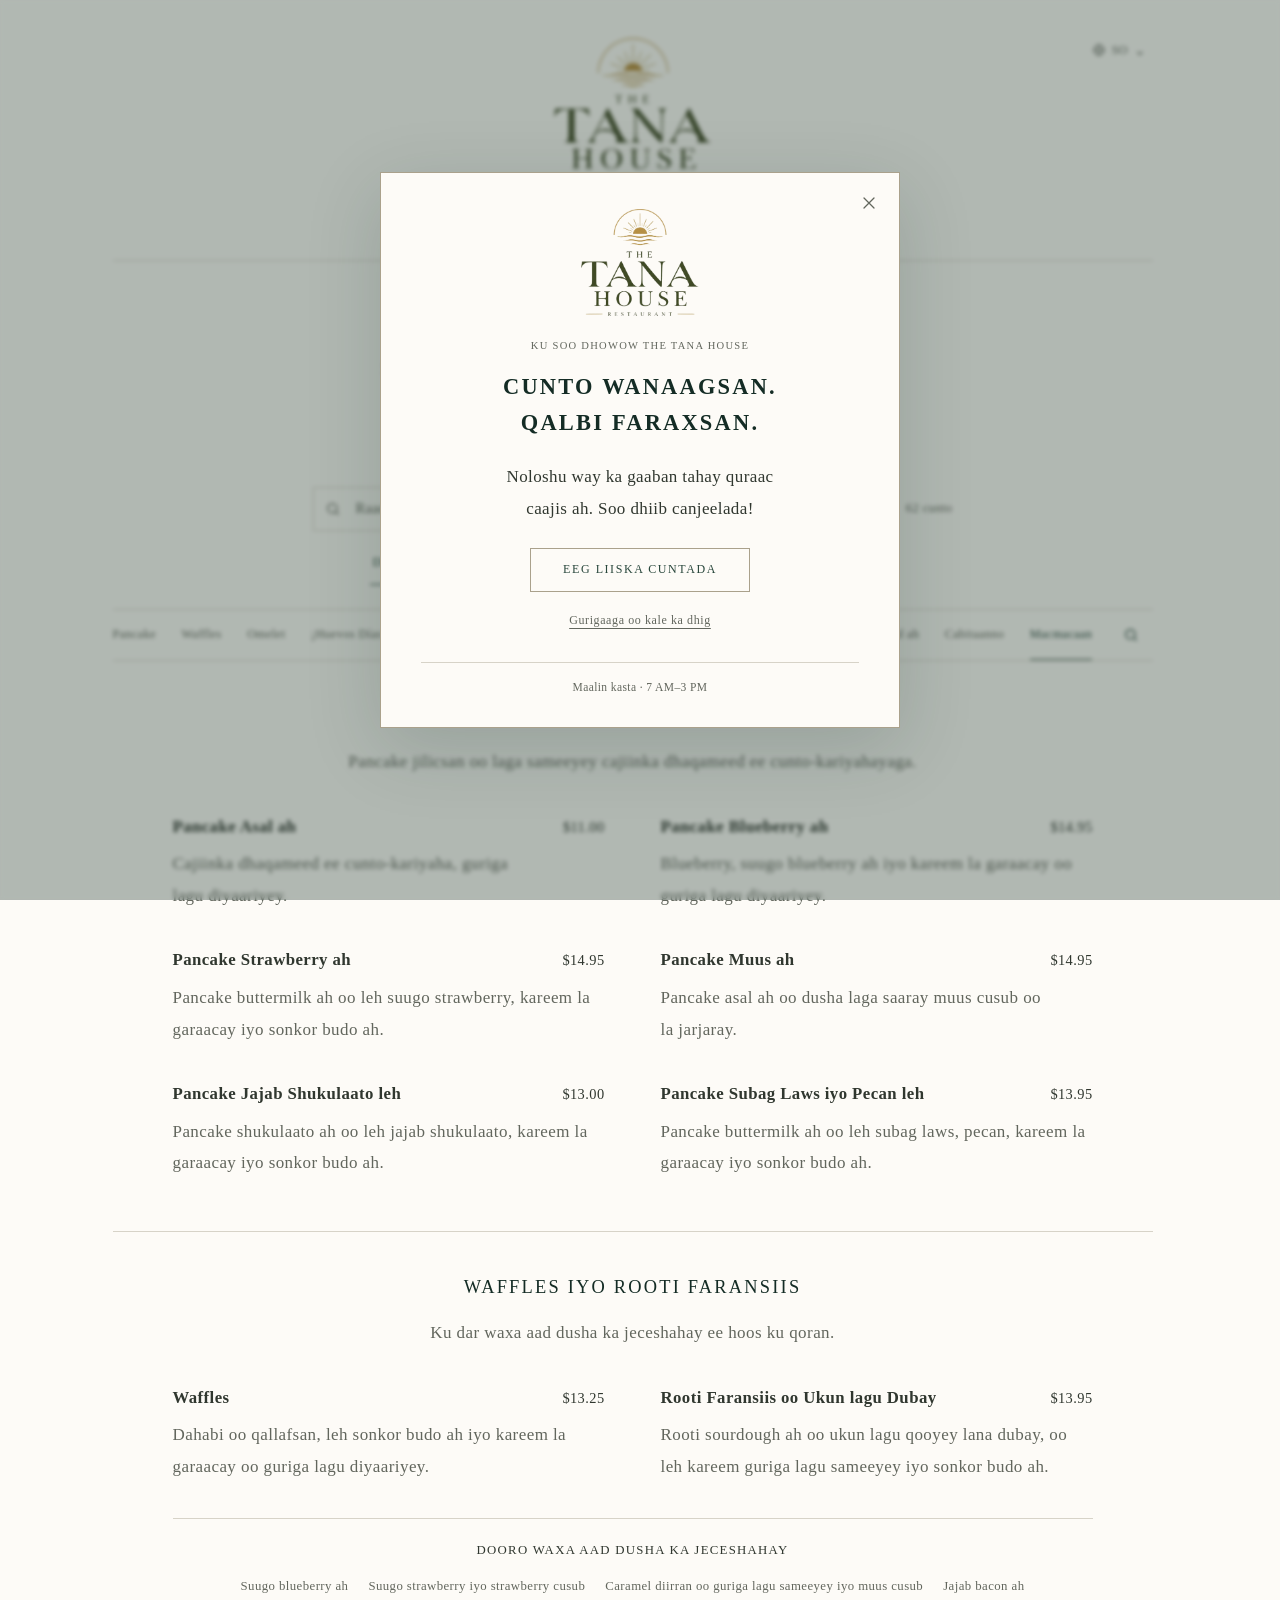
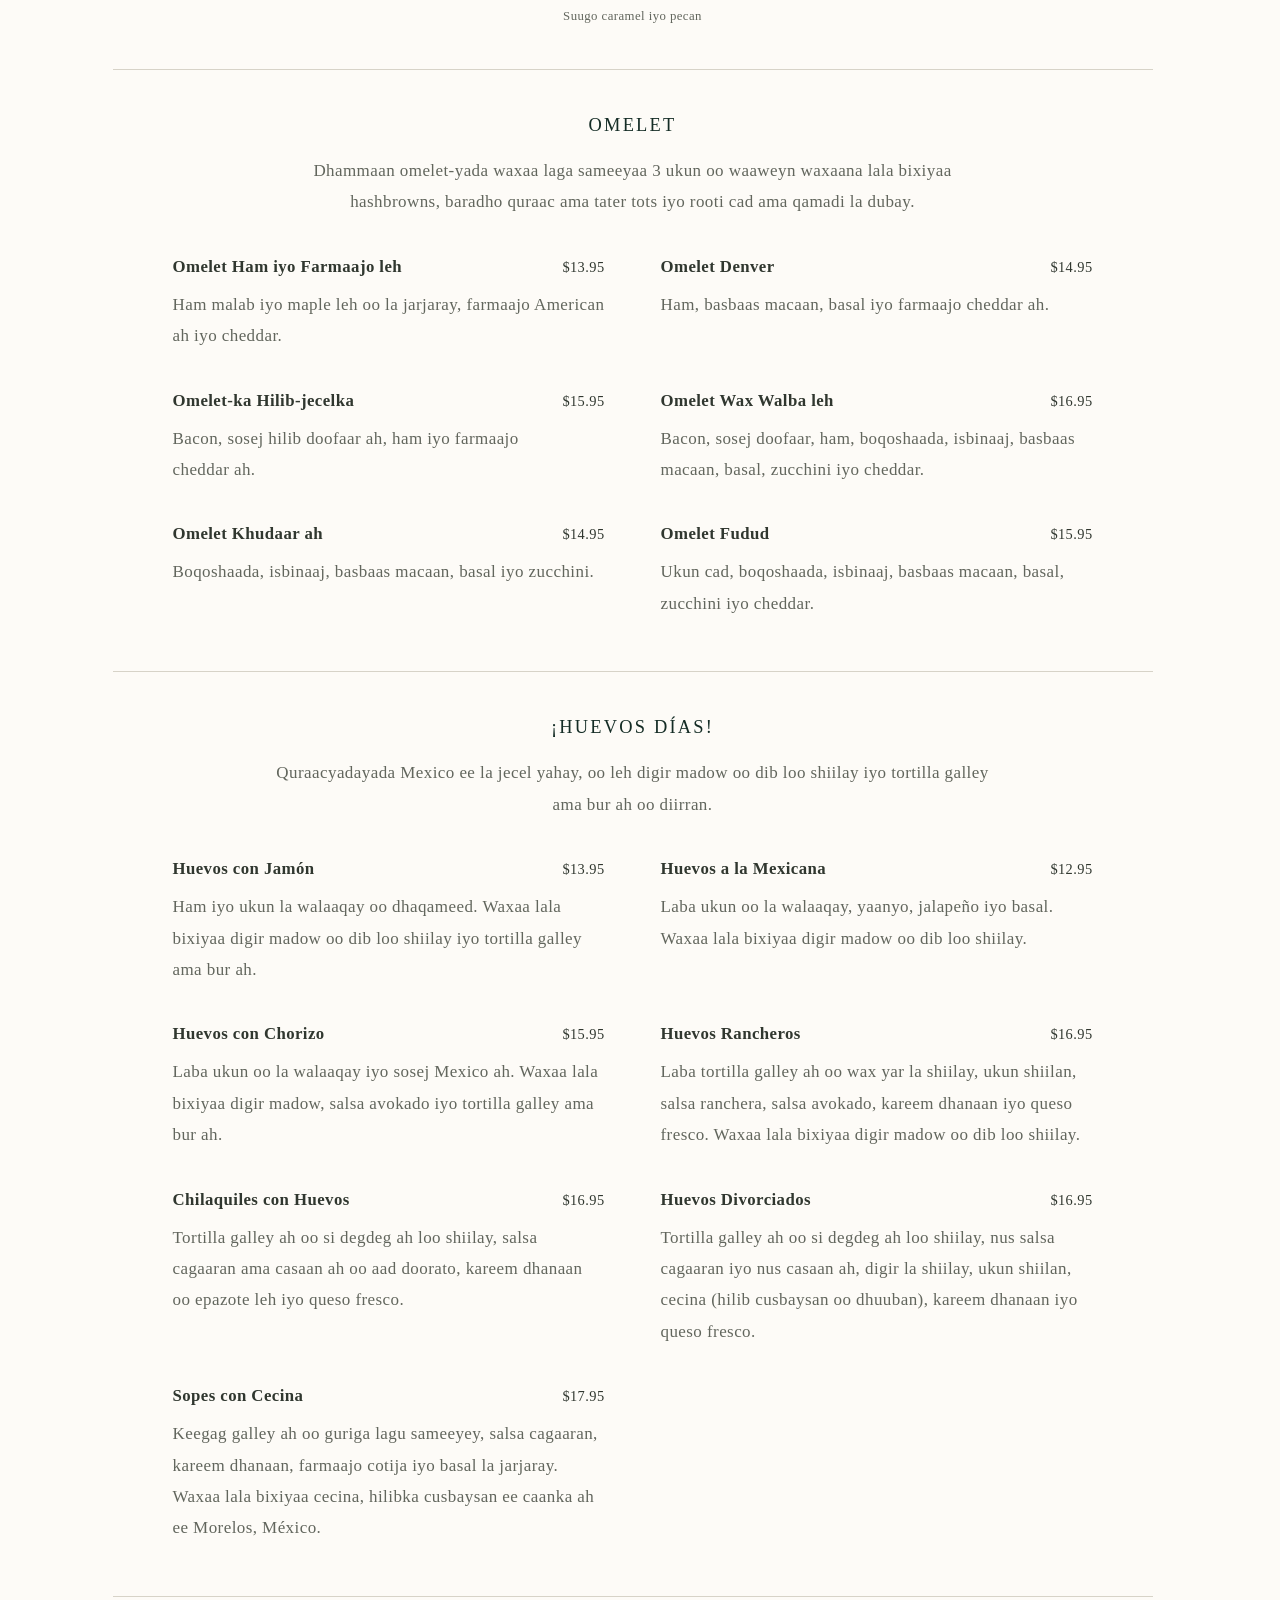
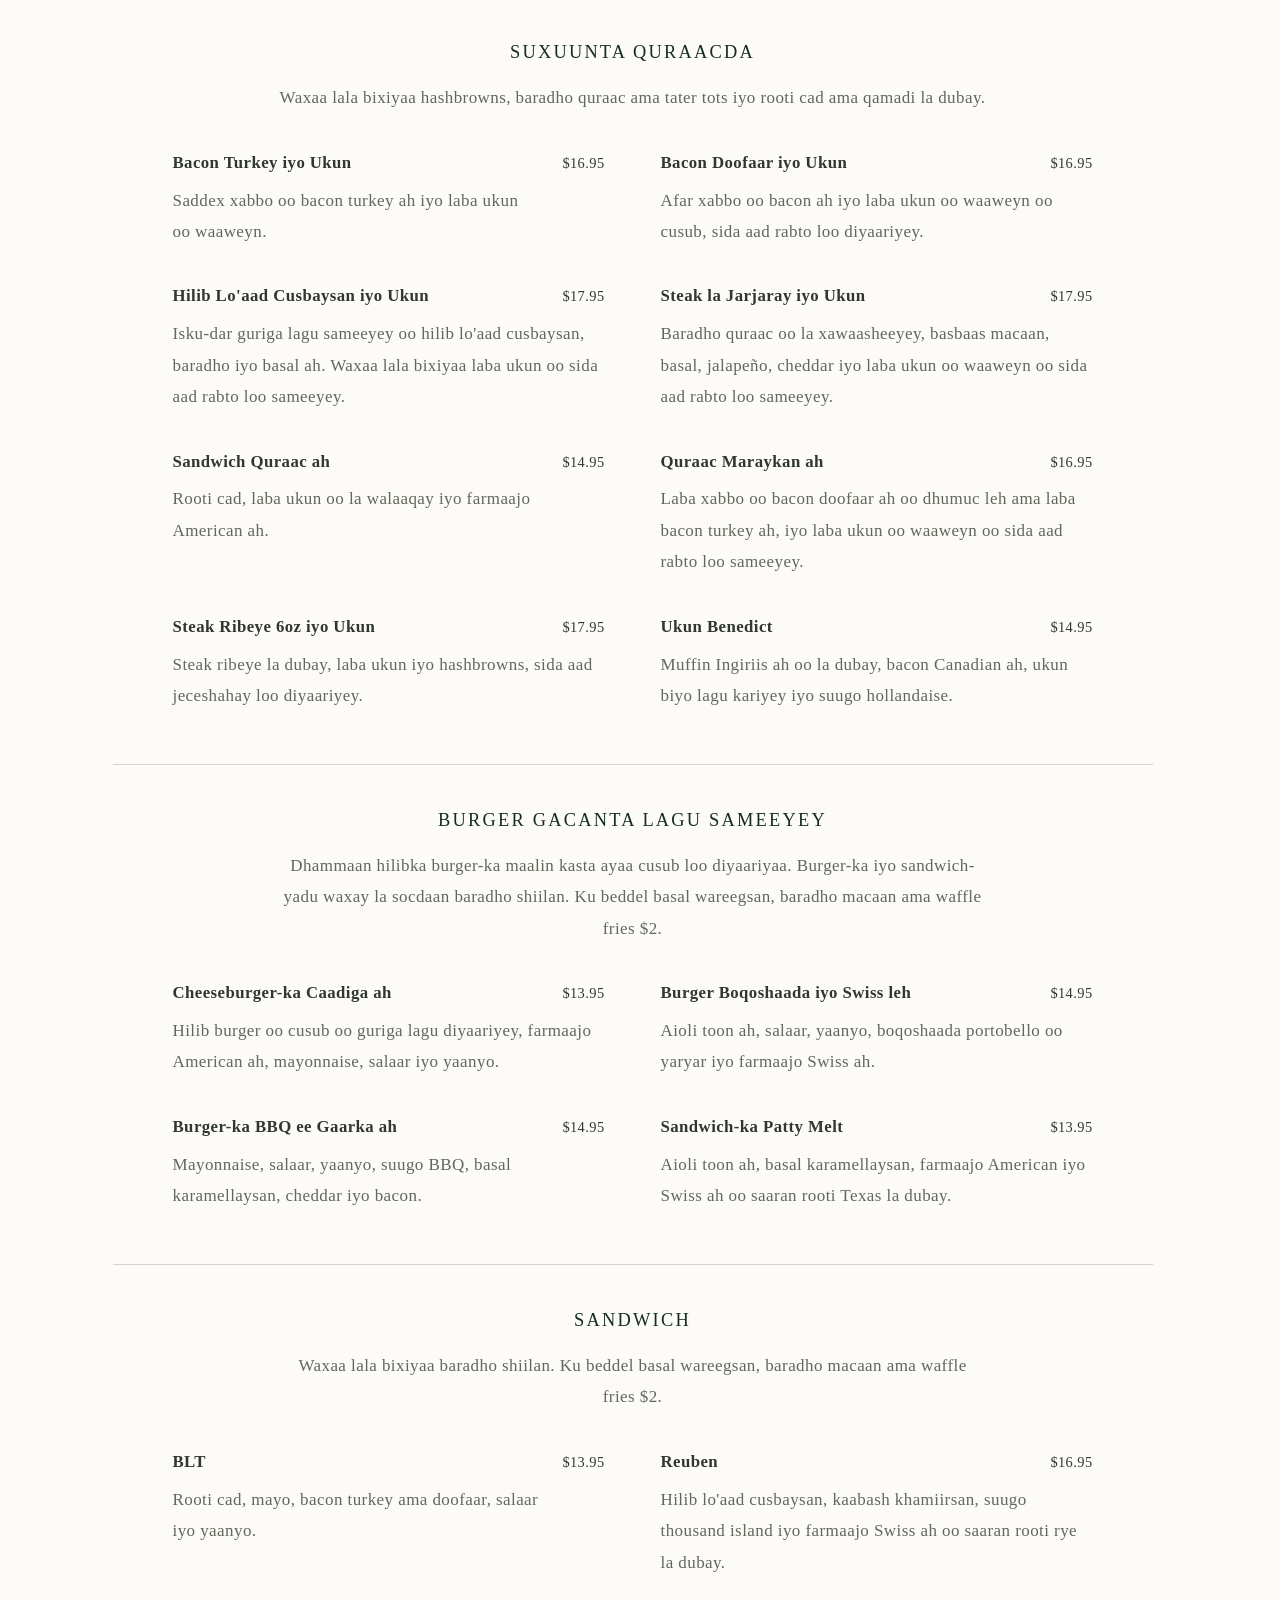
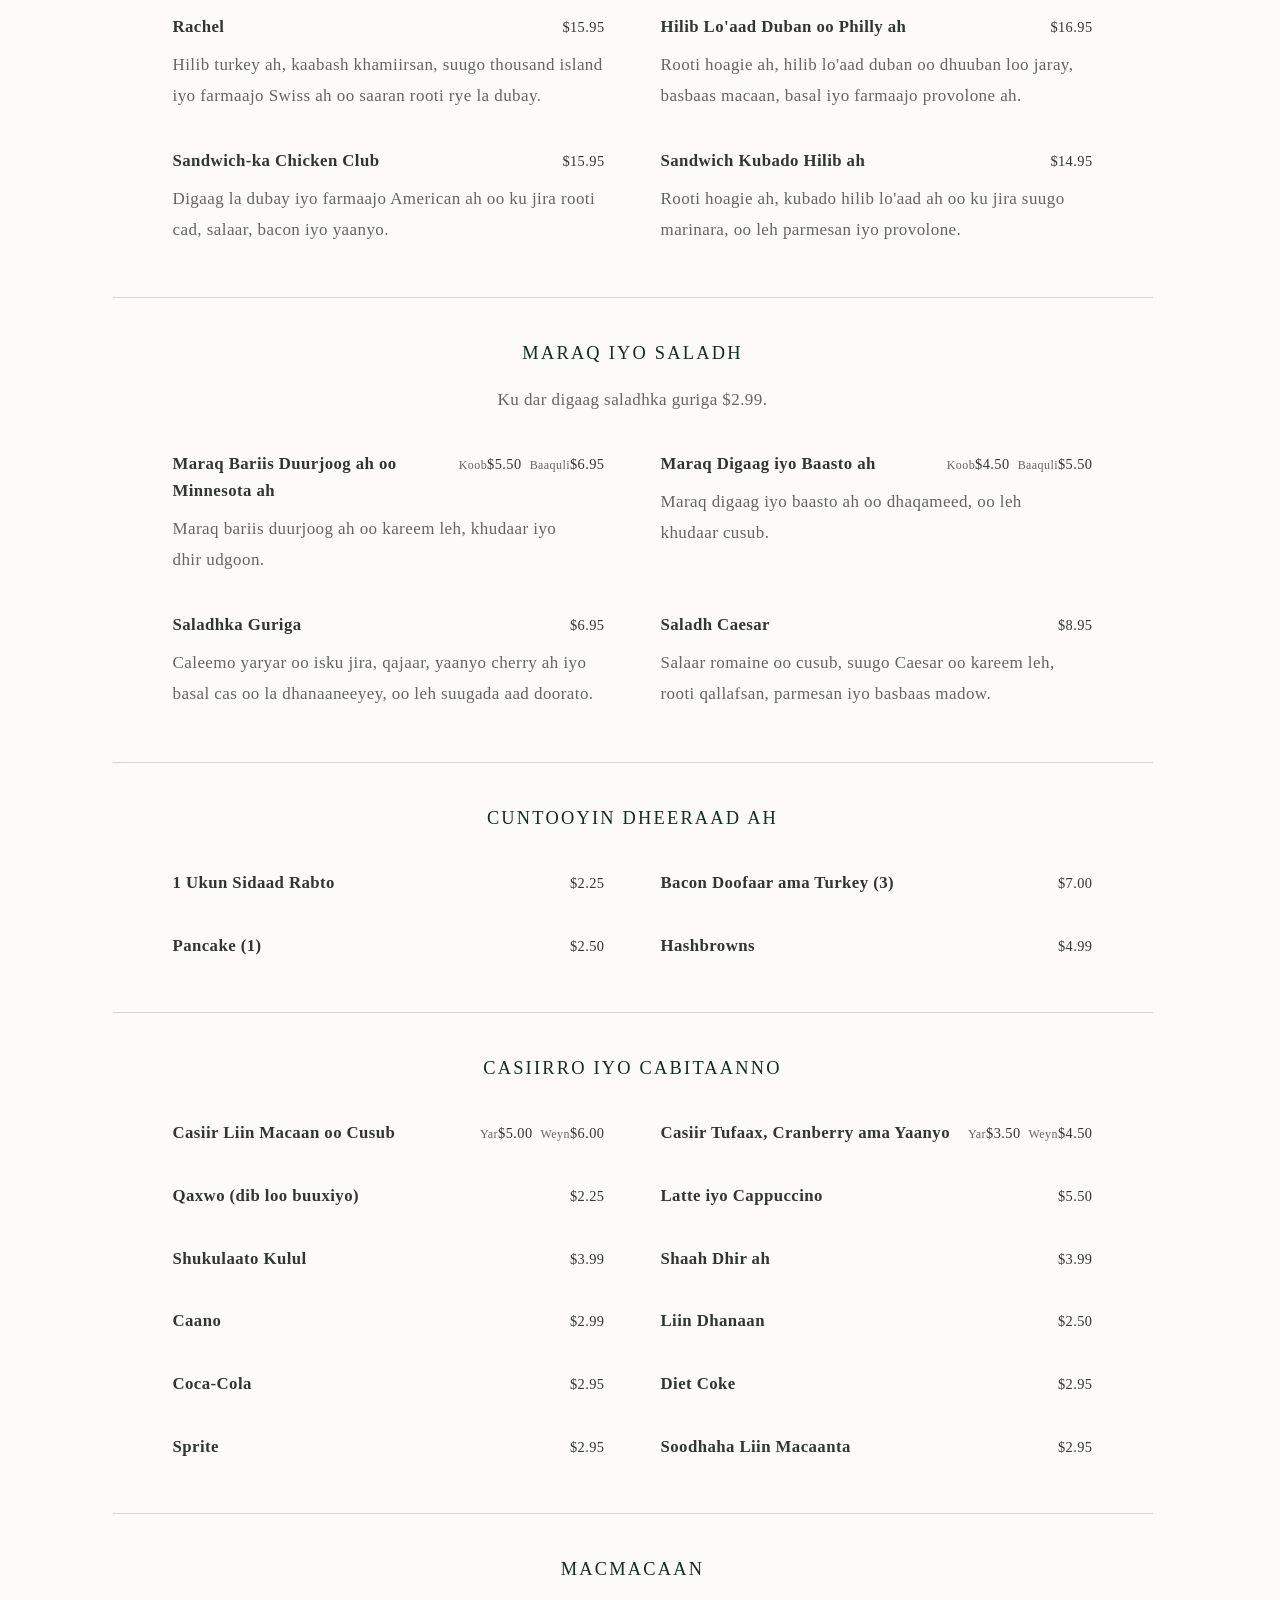
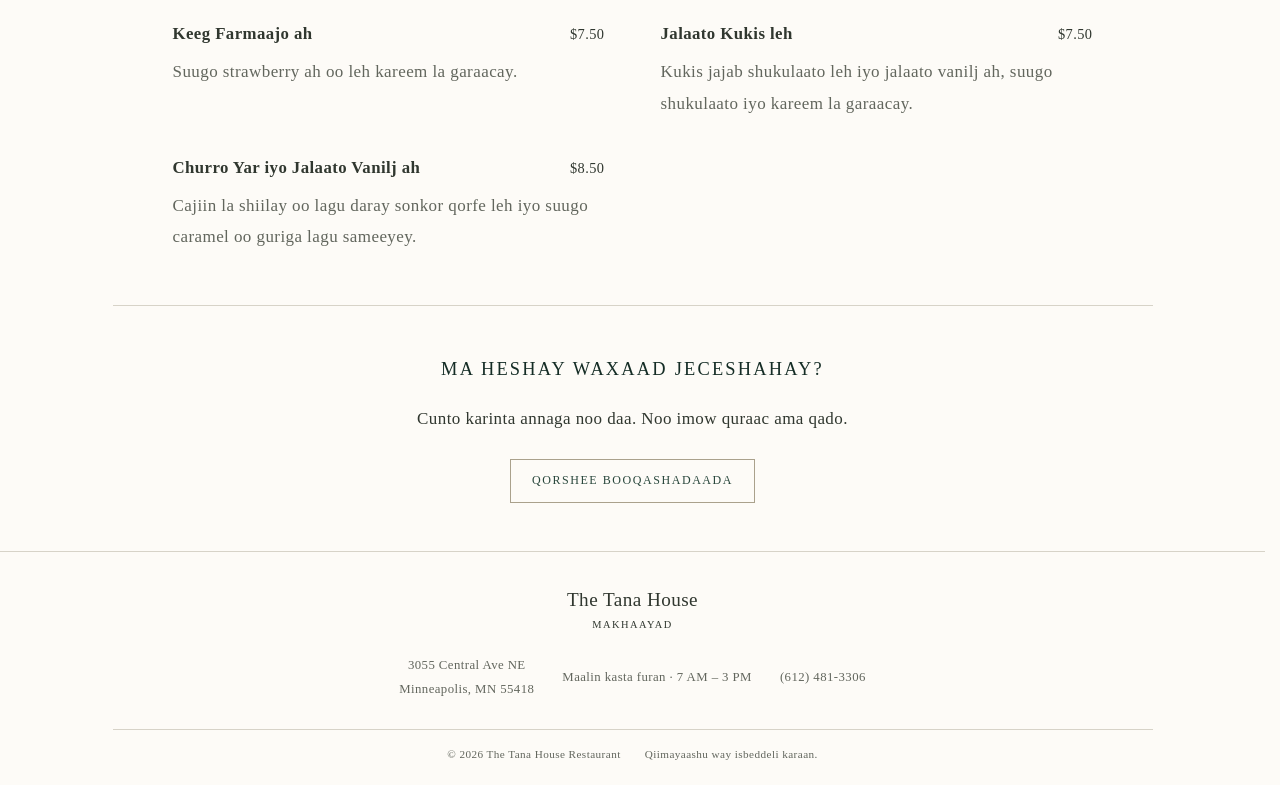
<file: menu-so.html>
<!DOCTYPE html>
<html lang="so">
<head>
  <meta charset="UTF-8">
  <meta name="viewport" content="width=device-width, initial-scale=1, viewport-fit=cover">
  <title>Liiska Cuntada | The Tana House</title>
  <meta name="description" content="The Tana House waa makhaayad quraac iyo qado oo ku taal 3055 Central Ave NE, Minneapolis. Pancake, omelet, quraac Mexico, burger iyo wax kale. Maalin kasta 7 AM–3 PM.">
  <meta name="theme-color" content="#FDFBF7">
  <link rel="icon" href="assets/img/logo-emblem.png" type="image/png">
  <link rel="stylesheet" href="assets/css/styles.css">
  <link rel="stylesheet" href="assets/css/languages.css">
  <link rel="stylesheet" href="assets/css/menu.css">
  <link rel="stylesheet" href="assets/css/responsive.css">
  <link rel="alternate" hreflang="en" href="menu.html">
  <link rel="alternate" hreflang="es" href="menu-es.html">
  <link rel="alternate" hreflang="am" href="menu-am.html">
  <link rel="alternate" hreflang="so" href="menu-so.html">
  <link rel="alternate" hreflang="vi" href="menu-vi.html">
  <link rel="alternate" hreflang="x-default" href="menu.html">
  <script type="application/ld+json">
{
 "@context": "https://schema.org",
 "@type": "Restaurant",
 "name": "The Tana House",
 "description": "The Tana House waa makhaayad quraac iyo qado oo ku taal 3055 Central Ave NE, Minneapolis. Pancake, omelet, quraac Mexico, burger iyo wax kale. Maalin kasta 7 AM–3 PM.",
 "address": {
  "@type": "PostalAddress",
  "streetAddress": "3055 Central Ave NE",
  "addressLocality": "Minneapolis",
  "addressRegion": "MN",
  "postalCode": "55418",
  "addressCountry": "US"
 },
 "openingHoursSpecification": [
  {
   "@type": "OpeningHoursSpecification",
   "dayOfWeek": [
    "Monday",
    "Tuesday",
    "Wednesday",
    "Thursday",
    "Friday",
    "Saturday",
    "Sunday"
   ],
   "opens": "07:00",
   "closes": "15:00"
  }
 ],
 "servesCuisine": [
  "Breakfast",
  "Brunch",
  "American",
  "Mexican"
 ],
 "priceRange": "$$",
 "hasMenu": "menu-so.html",
 "image": "assets/img/logo.png",
 "telephone": "+16124813306"
}
</script>
  <script type="application/ld+json">
{
 "@context": "https://schema.org",
 "@type": "Menu",
 "name": "The Tana House Breakfast & Lunch Menu",
 "hasMenuSection": [
  {
   "@type": "MenuSection",
   "name": "Pancake-ga Caadiga ah",
   "hasMenuItem": [
    {
     "@type": "MenuItem",
     "name": "Pancake Asal ah",
     "offers": {
      "@type": "Offer",
      "price": "11.00",
      "priceCurrency": "USD"
     },
     "description": "Cajiinka dhaqameed ee cunto-kariyaha, guriga lagu diyaariyey."
    },
    {
     "@type": "MenuItem",
     "name": "Pancake Blueberry ah",
     "offers": {
      "@type": "Offer",
      "price": "14.95",
      "priceCurrency": "USD"
     },
     "description": "Blueberry, suugo blueberry ah iyo kareem la garaacay oo guriga lagu diyaariyey."
    },
    {
     "@type": "MenuItem",
     "name": "Pancake Strawberry ah",
     "offers": {
      "@type": "Offer",
      "price": "14.95",
      "priceCurrency": "USD"
     },
     "description": "Pancake buttermilk ah oo leh suugo strawberry, kareem la garaacay iyo sonkor budo ah."
    },
    {
     "@type": "MenuItem",
     "name": "Pancake Muus ah",
     "offers": {
      "@type": "Offer",
      "price": "14.95",
      "priceCurrency": "USD"
     },
     "description": "Pancake asal ah oo dusha laga saaray muus cusub oo la jarjaray."
    },
    {
     "@type": "MenuItem",
     "name": "Pancake Jajab Shukulaato leh",
     "offers": {
      "@type": "Offer",
      "price": "13.00",
      "priceCurrency": "USD"
     },
     "description": "Pancake shukulaato ah oo leh jajab shukulaato, kareem la garaacay iyo sonkor budo ah."
    },
    {
     "@type": "MenuItem",
     "name": "Pancake Subag Laws iyo Pecan leh",
     "offers": {
      "@type": "Offer",
      "price": "13.95",
      "priceCurrency": "USD"
     },
     "description": "Pancake buttermilk ah oo leh subag laws, pecan, kareem la garaacay iyo sonkor budo ah."
    }
   ]
  },
  {
   "@type": "MenuSection",
   "name": "Waffles iyo Rooti Faransiis",
   "hasMenuItem": [
    {
     "@type": "MenuItem",
     "name": "Waffles",
     "offers": {
      "@type": "Offer",
      "price": "13.25",
      "priceCurrency": "USD"
     },
     "description": "Dahabi oo qallafsan, leh sonkor budo ah iyo kareem la garaacay oo guriga lagu diyaariyey."
    },
    {
     "@type": "MenuItem",
     "name": "Rooti Faransiis oo Ukun lagu Dubay",
     "offers": {
      "@type": "Offer",
      "price": "13.95",
      "priceCurrency": "USD"
     },
     "description": "Rooti sourdough ah oo ukun lagu qooyey lana dubay, oo leh kareem guriga lagu sameeyey iyo sonkor budo ah."
    }
   ]
  },
  {
   "@type": "MenuSection",
   "name": "Omelet",
   "hasMenuItem": [
    {
     "@type": "MenuItem",
     "name": "Omelet Ham iyo Farmaajo leh",
     "offers": {
      "@type": "Offer",
      "price": "13.95",
      "priceCurrency": "USD"
     },
     "description": "Ham malab iyo maple leh oo la jarjaray, farmaajo American ah iyo cheddar."
    },
    {
     "@type": "MenuItem",
     "name": "Omelet Denver",
     "offers": {
      "@type": "Offer",
      "price": "14.95",
      "priceCurrency": "USD"
     },
     "description": "Ham, basbaas macaan, basal iyo farmaajo cheddar ah."
    },
    {
     "@type": "MenuItem",
     "name": "Omelet-ka Hilib-jecelka",
     "offers": {
      "@type": "Offer",
      "price": "15.95",
      "priceCurrency": "USD"
     },
     "description": "Bacon, sosej hilib doofaar ah, ham iyo farmaajo cheddar ah."
    },
    {
     "@type": "MenuItem",
     "name": "Omelet Wax Walba leh",
     "offers": {
      "@type": "Offer",
      "price": "16.95",
      "priceCurrency": "USD"
     },
     "description": "Bacon, sosej doofaar, ham, boqoshaada, isbinaaj, basbaas macaan, basal, zucchini iyo cheddar."
    },
    {
     "@type": "MenuItem",
     "name": "Omelet Khudaar ah",
     "offers": {
      "@type": "Offer",
      "price": "14.95",
      "priceCurrency": "USD"
     },
     "description": "Boqoshaada, isbinaaj, basbaas macaan, basal iyo zucchini."
    },
    {
     "@type": "MenuItem",
     "name": "Omelet Fudud",
     "offers": {
      "@type": "Offer",
      "price": "15.95",
      "priceCurrency": "USD"
     },
     "description": "Ukun cad, boqoshaada, isbinaaj, basbaas macaan, basal, zucchini iyo cheddar."
    }
   ]
  },
  {
   "@type": "MenuSection",
   "name": "¡Huevos Días!",
   "hasMenuItem": [
    {
     "@type": "MenuItem",
     "name": "Huevos con Jamón",
     "offers": {
      "@type": "Offer",
      "price": "13.95",
      "priceCurrency": "USD"
     },
     "description": "Ham iyo ukun la walaaqay oo dhaqameed. Waxaa lala bixiyaa digir madow oo dib loo shiilay iyo tortilla galley ama bur ah."
    },
    {
     "@type": "MenuItem",
     "name": "Huevos a la Mexicana",
     "offers": {
      "@type": "Offer",
      "price": "12.95",
      "priceCurrency": "USD"
     },
     "description": "Laba ukun oo la walaaqay, yaanyo, jalapeño iyo basal. Waxaa lala bixiyaa digir madow oo dib loo shiilay."
    },
    {
     "@type": "MenuItem",
     "name": "Huevos con Chorizo",
     "offers": {
      "@type": "Offer",
      "price": "15.95",
      "priceCurrency": "USD"
     },
     "description": "Laba ukun oo la walaaqay iyo sosej Mexico ah. Waxaa lala bixiyaa digir madow, salsa avokado iyo tortilla galley ama bur ah."
    },
    {
     "@type": "MenuItem",
     "name": "Huevos Rancheros",
     "offers": {
      "@type": "Offer",
      "price": "16.95",
      "priceCurrency": "USD"
     },
     "description": "Laba tortilla galley ah oo wax yar la shiilay, ukun shiilan, salsa ranchera, salsa avokado, kareem dhanaan iyo queso fresco. Waxaa lala bixiyaa digir madow oo dib loo shiilay."
    },
    {
     "@type": "MenuItem",
     "name": "Chilaquiles con Huevos",
     "offers": {
      "@type": "Offer",
      "price": "16.95",
      "priceCurrency": "USD"
     },
     "description": "Tortilla galley ah oo si degdeg ah loo shiilay, salsa cagaaran ama casaan ah oo aad doorato, kareem dhanaan oo epazote leh iyo queso fresco."
    },
    {
     "@type": "MenuItem",
     "name": "Huevos Divorciados",
     "offers": {
      "@type": "Offer",
      "price": "16.95",
      "priceCurrency": "USD"
     },
     "description": "Tortilla galley ah oo si degdeg ah loo shiilay, nus salsa cagaaran iyo nus casaan ah, digir la shiilay, ukun shiilan, cecina (hilib cusbaysan oo dhuuban), kareem dhanaan iyo queso fresco."
    },
    {
     "@type": "MenuItem",
     "name": "Sopes con Cecina",
     "offers": {
      "@type": "Offer",
      "price": "17.95",
      "priceCurrency": "USD"
     },
     "description": "Keegag galley ah oo guriga lagu sameeyey, salsa cagaaran, kareem dhanaan, farmaajo cotija iyo basal la jarjaray. Waxaa lala bixiyaa cecina, hilibka cusbaysan ee caanka ah ee Morelos, México."
    }
   ]
  },
  {
   "@type": "MenuSection",
   "name": "Suxuunta Quraacda",
   "hasMenuItem": [
    {
     "@type": "MenuItem",
     "name": "Bacon Turkey iyo Ukun",
     "offers": {
      "@type": "Offer",
      "price": "16.95",
      "priceCurrency": "USD"
     },
     "description": "Saddex xabbo oo bacon turkey ah iyo laba ukun oo waaweyn."
    },
    {
     "@type": "MenuItem",
     "name": "Bacon Doofaar iyo Ukun",
     "offers": {
      "@type": "Offer",
      "price": "16.95",
      "priceCurrency": "USD"
     },
     "description": "Afar xabbo oo bacon ah iyo laba ukun oo waaweyn oo cusub, sida aad rabto loo diyaariyey."
    },
    {
     "@type": "MenuItem",
     "name": "Hilib Lo'aad Cusbaysan iyo Ukun",
     "offers": {
      "@type": "Offer",
      "price": "17.95",
      "priceCurrency": "USD"
     },
     "description": "Isku-dar guriga lagu sameeyey oo hilib lo'aad cusbaysan, baradho iyo basal ah. Waxaa lala bixiyaa laba ukun oo sida aad rabto loo sameeyey."
    },
    {
     "@type": "MenuItem",
     "name": "Steak la Jarjaray iyo Ukun",
     "offers": {
      "@type": "Offer",
      "price": "17.95",
      "priceCurrency": "USD"
     },
     "description": "Baradho quraac oo la xawaasheeyey, basbaas macaan, basal, jalapeño, cheddar iyo laba ukun oo waaweyn oo sida aad rabto loo sameeyey."
    },
    {
     "@type": "MenuItem",
     "name": "Sandwich Quraac ah",
     "offers": {
      "@type": "Offer",
      "price": "14.95",
      "priceCurrency": "USD"
     },
     "description": "Rooti cad, laba ukun oo la walaaqay iyo farmaajo American ah."
    },
    {
     "@type": "MenuItem",
     "name": "Quraac Maraykan ah",
     "offers": {
      "@type": "Offer",
      "price": "16.95",
      "priceCurrency": "USD"
     },
     "description": "Laba xabbo oo bacon doofaar ah oo dhumuc leh ama laba bacon turkey ah, iyo laba ukun oo waaweyn oo sida aad rabto loo sameeyey."
    },
    {
     "@type": "MenuItem",
     "name": "Steak Ribeye 6oz iyo Ukun",
     "offers": {
      "@type": "Offer",
      "price": "17.95",
      "priceCurrency": "USD"
     },
     "description": "Steak ribeye la dubay, laba ukun iyo hashbrowns, sida aad jeceshahay loo diyaariyey."
    },
    {
     "@type": "MenuItem",
     "name": "Ukun Benedict",
     "offers": {
      "@type": "Offer",
      "price": "14.95",
      "priceCurrency": "USD"
     },
     "description": "Muffin Ingiriis ah oo la dubay, bacon Canadian ah, ukun biyo lagu kariyey iyo suugo hollandaise."
    }
   ]
  },
  {
   "@type": "MenuSection",
   "name": "Burger Gacanta lagu Sameeyey",
   "hasMenuItem": [
    {
     "@type": "MenuItem",
     "name": "Cheeseburger-ka Caadiga ah",
     "offers": {
      "@type": "Offer",
      "price": "13.95",
      "priceCurrency": "USD"
     },
     "description": "Hilib burger oo cusub oo guriga lagu diyaariyey, farmaajo American ah, mayonnaise, salaar iyo yaanyo."
    },
    {
     "@type": "MenuItem",
     "name": "Burger Boqoshaada iyo Swiss leh",
     "offers": {
      "@type": "Offer",
      "price": "14.95",
      "priceCurrency": "USD"
     },
     "description": "Aioli toon ah, salaar, yaanyo, boqoshaada portobello oo yaryar iyo farmaajo Swiss ah."
    },
    {
     "@type": "MenuItem",
     "name": "Burger-ka BBQ ee Gaarka ah",
     "offers": {
      "@type": "Offer",
      "price": "14.95",
      "priceCurrency": "USD"
     },
     "description": "Mayonnaise, salaar, yaanyo, suugo BBQ, basal karamellaysan, cheddar iyo bacon."
    },
    {
     "@type": "MenuItem",
     "name": "Sandwich-ka Patty Melt",
     "offers": {
      "@type": "Offer",
      "price": "13.95",
      "priceCurrency": "USD"
     },
     "description": "Aioli toon ah, basal karamellaysan, farmaajo American iyo Swiss ah oo saaran rooti Texas la dubay."
    }
   ]
  },
  {
   "@type": "MenuSection",
   "name": "Sandwich",
   "hasMenuItem": [
    {
     "@type": "MenuItem",
     "name": "BLT",
     "offers": {
      "@type": "Offer",
      "price": "13.95",
      "priceCurrency": "USD"
     },
     "description": "Rooti cad, mayo, bacon turkey ama doofaar, salaar iyo yaanyo."
    },
    {
     "@type": "MenuItem",
     "name": "Reuben",
     "offers": {
      "@type": "Offer",
      "price": "16.95",
      "priceCurrency": "USD"
     },
     "description": "Hilib lo'aad cusbaysan, kaabash khamiirsan, suugo thousand island iyo farmaajo Swiss ah oo saaran rooti rye la dubay."
    },
    {
     "@type": "MenuItem",
     "name": "Rachel",
     "offers": {
      "@type": "Offer",
      "price": "15.95",
      "priceCurrency": "USD"
     },
     "description": "Hilib turkey ah, kaabash khamiirsan, suugo thousand island iyo farmaajo Swiss ah oo saaran rooti rye la dubay."
    },
    {
     "@type": "MenuItem",
     "name": "Hilib Lo'aad Duban oo Philly ah",
     "offers": {
      "@type": "Offer",
      "price": "16.95",
      "priceCurrency": "USD"
     },
     "description": "Rooti hoagie ah, hilib lo'aad duban oo dhuuban loo jaray, basbaas macaan, basal iyo farmaajo provolone ah."
    },
    {
     "@type": "MenuItem",
     "name": "Sandwich-ka Chicken Club",
     "offers": {
      "@type": "Offer",
      "price": "15.95",
      "priceCurrency": "USD"
     },
     "description": "Digaag la dubay iyo farmaajo American ah oo ku jira rooti cad, salaar, bacon iyo yaanyo."
    },
    {
     "@type": "MenuItem",
     "name": "Sandwich Kubado Hilib ah",
     "offers": {
      "@type": "Offer",
      "price": "14.95",
      "priceCurrency": "USD"
     },
     "description": "Rooti hoagie ah, kubado hilib lo'aad ah oo ku jira suugo marinara, oo leh parmesan iyo provolone."
    }
   ]
  },
  {
   "@type": "MenuSection",
   "name": "Maraq iyo Saladh",
   "hasMenuItem": [
    {
     "@type": "MenuItem",
     "name": "Maraq Bariis Duurjoog ah oo Minnesota ah",
     "offers": {
      "@type": "Offer",
      "price": "5.50",
      "priceCurrency": "USD"
     },
     "description": "Maraq bariis duurjoog ah oo kareem leh, khudaar iyo dhir udgoon."
    },
    {
     "@type": "MenuItem",
     "name": "Maraq Digaag iyo Baasto ah",
     "offers": {
      "@type": "Offer",
      "price": "4.50",
      "priceCurrency": "USD"
     },
     "description": "Maraq digaag iyo baasto ah oo dhaqameed, oo leh khudaar cusub."
    },
    {
     "@type": "MenuItem",
     "name": "Saladhka Guriga",
     "offers": {
      "@type": "Offer",
      "price": "6.95",
      "priceCurrency": "USD"
     },
     "description": "Caleemo yaryar oo isku jira, qajaar, yaanyo cherry ah iyo basal cas oo la dhanaaneeyey, oo leh suugada aad doorato."
    },
    {
     "@type": "MenuItem",
     "name": "Saladh Caesar",
     "offers": {
      "@type": "Offer",
      "price": "8.95",
      "priceCurrency": "USD"
     },
     "description": "Salaar romaine oo cusub, suugo Caesar oo kareem leh, rooti qallafsan, parmesan iyo basbaas madow."
    }
   ]
  },
  {
   "@type": "MenuSection",
   "name": "Cuntooyin dheeraad ah",
   "hasMenuItem": [
    {
     "@type": "MenuItem",
     "name": "1 Ukun Sidaad Rabto",
     "offers": {
      "@type": "Offer",
      "price": "2.25",
      "priceCurrency": "USD"
     }
    },
    {
     "@type": "MenuItem",
     "name": "Bacon Doofaar ama Turkey (3)",
     "offers": {
      "@type": "Offer",
      "price": "7.00",
      "priceCurrency": "USD"
     }
    },
    {
     "@type": "MenuItem",
     "name": "Pancake (1)",
     "offers": {
      "@type": "Offer",
      "price": "2.50",
      "priceCurrency": "USD"
     }
    },
    {
     "@type": "MenuItem",
     "name": "Hashbrowns",
     "offers": {
      "@type": "Offer",
      "price": "4.99",
      "priceCurrency": "USD"
     }
    }
   ]
  },
  {
   "@type": "MenuSection",
   "name": "Casiirro iyo Cabitaanno",
   "hasMenuItem": [
    {
     "@type": "MenuItem",
     "name": "Casiir Liin Macaan oo Cusub",
     "offers": {
      "@type": "Offer",
      "price": "5.00",
      "priceCurrency": "USD"
     }
    },
    {
     "@type": "MenuItem",
     "name": "Casiir Tufaax, Cranberry ama Yaanyo",
     "offers": {
      "@type": "Offer",
      "price": "3.50",
      "priceCurrency": "USD"
     }
    },
    {
     "@type": "MenuItem",
     "name": "Qaxwo (dib loo buuxiyo)",
     "offers": {
      "@type": "Offer",
      "price": "2.25",
      "priceCurrency": "USD"
     }
    },
    {
     "@type": "MenuItem",
     "name": "Latte iyo Cappuccino",
     "offers": {
      "@type": "Offer",
      "price": "5.50",
      "priceCurrency": "USD"
     }
    },
    {
     "@type": "MenuItem",
     "name": "Shukulaato Kulul",
     "offers": {
      "@type": "Offer",
      "price": "3.99",
      "priceCurrency": "USD"
     }
    },
    {
     "@type": "MenuItem",
     "name": "Shaah Dhir ah",
     "offers": {
      "@type": "Offer",
      "price": "3.99",
      "priceCurrency": "USD"
     }
    },
    {
     "@type": "MenuItem",
     "name": "Caano",
     "offers": {
      "@type": "Offer",
      "price": "2.99",
      "priceCurrency": "USD"
     }
    },
    {
     "@type": "MenuItem",
     "name": "Liin Dhanaan",
     "offers": {
      "@type": "Offer",
      "price": "2.50",
      "priceCurrency": "USD"
     }
    },
    {
     "@type": "MenuItem",
     "name": "Coca-Cola",
     "offers": {
      "@type": "Offer",
      "price": "2.95",
      "priceCurrency": "USD"
     }
    },
    {
     "@type": "MenuItem",
     "name": "Diet Coke",
     "offers": {
      "@type": "Offer",
      "price": "2.95",
      "priceCurrency": "USD"
     }
    },
    {
     "@type": "MenuItem",
     "name": "Sprite",
     "offers": {
      "@type": "Offer",
      "price": "2.95",
      "priceCurrency": "USD"
     }
    },
    {
     "@type": "MenuItem",
     "name": "Soodhaha Liin Macaanta",
     "offers": {
      "@type": "Offer",
      "price": "2.95",
      "priceCurrency": "USD"
     }
    }
   ]
  },
  {
   "@type": "MenuSection",
   "name": "Macmacaan",
   "hasMenuItem": [
    {
     "@type": "MenuItem",
     "name": "Keeg Farmaajo ah",
     "offers": {
      "@type": "Offer",
      "price": "7.50",
      "priceCurrency": "USD"
     },
     "description": "Suugo strawberry ah oo leh kareem la garaacay."
    },
    {
     "@type": "MenuItem",
     "name": "Jalaato Kukis leh",
     "offers": {
      "@type": "Offer",
      "price": "7.50",
      "priceCurrency": "USD"
     },
     "description": "Kukis jajab shukulaato leh iyo jalaato vanilj ah, suugo shukulaato iyo kareem la garaacay."
    },
    {
     "@type": "MenuItem",
     "name": "Churro Yar iyo Jalaato Vanilj ah",
     "offers": {
      "@type": "Offer",
      "price": "8.50",
      "priceCurrency": "USD"
     },
     "description": "Cajiin la shiilay oo lagu daray sonkor qorfe leh iyo suugo caramel oo guriga lagu sameeyey."
    }
   ]
  }
 ],
 "inLanguage": "so"
}
</script>
</head>
<body class="menu-page">
  <a class="skip-link" href="#main">U gudub nuxurka</a>

  <header class="site-header">
    <nav class="nav wrap" aria-label="Hagidda guud">
      <a class="brand" href="index-so.html" aria-label="The Tana House — bogga hore"><img src="assets/img/logo.png" alt="" width="700" height="637"></a>

      <ul class="nav-links" id="nav-links"><li><a class="btn btn-primary" href="menu-so.html" aria-current="page">Eeg liiska cuntada </a></li><li><a href="index-so.html#story">Jikadayada</a></li><li><a href="index-so.html#visit">Na soo booqo</a></li></ul>
      <details class="language-picker"><summary aria-label="Dooro luqadda"><svg viewBox="0 0 24 24" fill="none" stroke="currentColor" stroke-width="1.6" aria-hidden="true"><circle cx="12" cy="12" r="9"/><path d="M3 12h18M12 3c5 5 5 13 0 18-5-5-5-13 0-18z"/></svg><span>SO</span><span class="language-chevron" aria-hidden="true">⌄</span></summary><div class="language-options"><a class="lang-switch" href="menu.html" lang="en" hreflang="en">English</a><a class="lang-switch" href="menu-es.html" lang="es" hreflang="es">Español</a><a class="lang-switch" href="menu-am.html" lang="am" hreflang="am">አማርኛ</a><a class="lang-switch" href="menu-so.html" lang="so" hreflang="so" aria-current="page">Soomaali<span aria-hidden="true">✓</span></a><a class="lang-switch" href="menu-vi.html" lang="vi" hreflang="vi">Tiếng Việt</a></div></details>

    </nav>
  </header>

  <main id="main">
    <section class="menu-hero">
      <div class="wrap menu-intro">
        <div class="menu-intro-copy"><span class="eyebrow">The Tana House · Quraac iyo qado</span><h1><img class="section-sketch sketch-inline" src="assets/img/sketches/plate.svg" width="112" height="88" alt="" aria-hidden="true" loading="lazy" decoding="async">Liiska cuntada.</h1><p class="menu-intro-lead">Subax deggan. Qado fiican. Hel cuntada aad jeclaan doonto, oo si cusub laguugu diyaariyey.</p><div class="menu-intro-meta"><span><svg viewbox="0 0 24 24" fill="none" stroke="currentColor" stroke-width="1.7" aria-hidden="true"><circle cx="12" cy="12" r="9"></circle><path d="M12 7v5l3 2"></path></svg>Maalin kasta · 7 AM – 3 PM</span><span><i aria-hidden="true"></i>Dalabkaaga loo diyaariyey</span></div></div>

      </div>
    </section>

    <div class="wrap menu-tools" id="menu-tools">
      <div class="menu-tools-top"><div class="menu-search"><svg viewbox="0 0 24 24" fill="none" stroke="currentColor" stroke-width="1.8" stroke-linecap="round" aria-hidden="true"><circle cx="11" cy="11" r="7"></circle><path d="m20 20-3.5-3.5"></path></svg><input id="menu-search" type="search" placeholder="Raadi cunto, walax ama waxaad rabto…" aria-label="Ka raadi liiska cuntada" autocomplete="off"><button type="button" class="menu-search-clear" data-clear-search aria-label="Nadiifi raadinta" hidden>×</button></div><div class="menu-results"><span class="filter-count" role="status" aria-live="polite" aria-atomic="true">62 cunto</span><button class="menu-reset" type="button" data-reset-menu data-filter-reset hidden>Nadiifi shaandhooyinka</button></div></div>
      <div class="menu-tools-bottom"><div class="filters" role="group" aria-label="Hel waxaad rabto"><button class="filter-chip" type="button" data-filter="all" aria-pressed="true">Dhammaan cuntooyinka</button>
<button class="filter-chip" type="button" data-filter="sweet" aria-pressed="false">Macaan</button>
<button class="filter-chip" type="button" data-filter="eggs" aria-pressed="false">Ukun</button>
<button class="filter-chip" type="button" data-filter="mexican" aria-pressed="false">Mexico</button>
<button class="filter-chip" type="button" data-filter="lunch" aria-pressed="false">Qado</button>
<button class="filter-chip" type="button" data-filter="drinks" aria-pressed="false">Cabitaanno</button>
<button class="filter-chip" type="button" data-filter="under10" aria-pressed="false">Ka yar $10</button></div></div>
    </div>

    <div class="wrap menu-layout">
      <nav class="menu-tabs" aria-label="Qaybaha liiska cuntada"><div class="menu-nav-heading"><h2>Sahami liiska</h2><button type="button" class="menu-search-jump" data-menu-search-jump aria-label="Ka raadi liiska cuntada"><svg viewbox="0 0 24 24" fill="none" stroke="currentColor" stroke-width="1.8" stroke-linecap="round" aria-hidden="true"><circle cx="11" cy="11" r="7"></circle><path d="m20 20-3.5-3.5"></path></svg></button></div><ul class="menu-category-list">
<li><a href="#pancakes" class="active" aria-current="location"><span class="menu-category-name">Pancake</span><span class="menu-category-count" aria-hidden="true">6</span></a></li>
<li><a href="#waffles"><span class="menu-category-name">Waffles</span><span class="menu-category-count" aria-hidden="true">2</span></a></li>
<li><a href="#omelets"><span class="menu-category-name">Omelet</span><span class="menu-category-count" aria-hidden="true">6</span></a></li>
<li><a href="#huevos"><span class="menu-category-name">¡Huevos Días!</span><span class="menu-category-count" aria-hidden="true">7</span></a></li>
<li><a href="#plates"><span class="menu-category-name">Suxuunta Quraacda</span><span class="menu-category-count" aria-hidden="true">8</span></a></li>
<li><a href="#burgers"><span class="menu-category-name">Burger</span><span class="menu-category-count" aria-hidden="true">4</span></a></li>
<li><a href="#sandwiches"><span class="menu-category-name">Sandwich</span><span class="menu-category-count" aria-hidden="true">6</span></a></li>
<li><a href="#soups"><span class="menu-category-name">Maraq iyo Saladh</span><span class="menu-category-count" aria-hidden="true">4</span></a></li>
<li><a href="#sides"><span class="menu-category-name">Cuntooyin dheeraad ah</span><span class="menu-category-count" aria-hidden="true">4</span></a></li>
<li><a href="#drinks"><span class="menu-category-name">Cabitaanno</span><span class="menu-category-count" aria-hidden="true">12</span></a></li>
<li><a href="#desserts"><span class="menu-category-name">Macmacaan</span><span class="menu-category-count" aria-hidden="true">3</span></a></li>
      </ul></nav>
      <div class="menu-content">
<section class="menu-section " id="pancakes">
      <div class="menu-section-grid">
        <header class="menu-section-head"><div class="menu-section-topline"><span class="eyebrow"><span class="menu-section-number">01</span>Saddex is dul saaran</span><span class="menu-section-count" data-section-count>6 cunto</span></div><h2>Pancake-ga Caadiga ah</h2><p class="note">Pancake jilicsan oo laga sameeyey cajiinka dhaqameed ee cunto-kariyahayaga.</p></header>
        <div class="menu-section-dishes"><div class="items">
            <article class="item" data-tags="sweet" data-search="Original Pancakes"><img class="item-thumb" src="assets/img/dishes/original-pancakes.jpg" alt="Sawir tusaale ah: Pancake Asal ah" width="320" height="320" loading="lazy" decoding="async"><div class="item-text"><div class="item-top"><h3>Pancake Asal ah</h3><span class="price">$11.00</span></div><p>Cajiinka dhaqameed ee cunto-kariyaha, guriga lagu diyaariyey.</p></div></article>
            <article class="item" data-tags="sweet" data-search="Blueberry Pancakes"><img class="item-thumb" src="assets/img/dishes/blueberry-pancakes.jpg" alt="Sawir tusaale ah: Pancake Blueberry ah" width="640" height="480" loading="lazy" decoding="async"><div class="item-text"><div class="item-top"><h3>Pancake Blueberry ah</h3><span class="price">$14.95</span></div><p>Blueberry, suugo blueberry ah iyo kareem la garaacay oo guriga lagu diyaariyey.</p></div></article>
            <article class="item" data-tags="sweet" data-search="Strawberry Pancakes"><img class="item-thumb" src="assets/img/dishes/strawberry-pancakes.jpg" alt="Sawir tusaale ah: Pancake Strawberry ah" width="320" height="320" loading="lazy" decoding="async"><div class="item-text"><div class="item-top"><h3>Pancake Strawberry ah</h3><span class="price">$14.95</span></div><p>Pancake buttermilk ah oo leh suugo strawberry, kareem la garaacay iyo sonkor budo ah.</p></div></article>
            <article class="item" data-tags="sweet" data-search="Banana Pancakes"><img class="item-thumb" src="assets/img/dishes/banana-pancakes.jpg" alt="Sawir tusaale ah: Pancake Muus ah" width="320" height="320" loading="lazy" decoding="async"><div class="item-text"><div class="item-top"><h3>Pancake Muus ah</h3><span class="price">$14.95</span></div><p>Pancake asal ah oo dusha laga saaray muus cusub oo la jarjaray.</p></div></article>
            <article class="item" data-tags="sweet" data-search="Chocolate Chip Pancakes"><img class="item-thumb" src="assets/img/dishes/chocolate-chip-pancakes.jpg" alt="Sawir tusaale ah: Pancake Jajab Shukulaato leh" width="320" height="320" loading="lazy" decoding="async"><div class="item-text"><div class="item-top"><h3>Pancake Jajab Shukulaato leh</h3><span class="price">$13.00</span></div><p>Pancake shukulaato ah oo leh jajab shukulaato, kareem la garaacay iyo sonkor budo ah.</p></div></article>
            <article class="item" data-tags="sweet" data-search="Peanut Butter-Pecan Pancakes"><img class="item-thumb" src="assets/img/dishes/peanut-butter-pecan-pancakes.jpg" alt="Sawir tusaale ah: Pancake Subag Laws iyo Pecan leh" width="320" height="320" loading="lazy" decoding="async"><div class="item-text"><div class="item-top"><h3>Pancake Subag Laws iyo Pecan leh</h3><span class="price">$13.95</span></div><p>Pancake buttermilk ah oo leh subag laws, pecan, kareem la garaacay iyo sonkor budo ah.</p></div></article>
          </div></div>
      </div>
    </section>
<section class="menu-section " id="waffles">
      <div class="menu-section-grid">
        <header class="menu-section-head"><div class="menu-section-topline"><span class="eyebrow"><span class="menu-section-number">02</span>Subaxyo macaan</span><span class="menu-section-count" data-section-count>2 cunto</span></div><h2>Waffles iyo Rooti Faransiis</h2><p class="note">Ku dar waxa aad dusha ka jeceshahay ee hoos ku qoran.</p></header>
        <div class="menu-section-dishes"><div class="items">
            <article class="item" data-tags="sweet" data-search="Waffles"><img class="item-thumb" src="assets/img/dishes/waffles.jpg" alt="Sawir tusaale ah: Waffles" width="320" height="320" loading="lazy" decoding="async"><div class="item-text"><div class="item-top"><h3>Waffles</h3><span class="price">$13.25</span></div><p>Dahabi oo qallafsan, leh sonkor budo ah iyo kareem la garaacay oo guriga lagu diyaariyey.</p></div></article>
            <article class="item" data-tags="sweet" data-search="French Toast"><img class="item-thumb" src="assets/img/dishes/french-toast.jpg" alt="Sawir tusaale ah: Rooti Faransiis oo Ukun lagu Dubay" width="320" height="320" loading="lazy" decoding="async"><div class="item-text"><div class="item-top"><h3>Rooti Faransiis oo Ukun lagu Dubay</h3><span class="price">$13.95</span></div><p>Rooti sourdough ah oo ukun lagu qooyey lana dubay, oo leh kareem guriga lagu sameeyey iyo sonkor budo ah.</p></div></article>
          </div>
          <div class="toppings"><h3>Dooro waxa aad dusha ka jeceshahay</h3><div class="chips"><span>Suugo blueberry ah</span><span>Suugo strawberry iyo strawberry cusub</span><span>Caramel diirran oo guriga lagu sameeyey iyo muus cusub</span><span>Jajab bacon ah</span><span>Suugo caramel iyo pecan</span></div></div></div>
      </div>
    </section>
<section class="menu-section " id="omelets">
      <div class="menu-section-grid">
        <header class="menu-section-head"><div class="menu-section-topline"><span class="eyebrow"><span class="menu-section-number">03</span>Saddex ukun oo waaweyn</span><span class="menu-section-count" data-section-count>6 cunto</span></div><h2>Omelet</h2><p class="note">Dhammaan omelet-yada waxaa laga sameeyaa <b>3 ukun oo waaweyn</b> waxaana lala bixiyaa hashbrowns, baradho quraac ama tater tots iyo rooti cad ama qamadi la dubay.</p></header>
        <div class="menu-section-dishes"><div class="items">
            <article class="item" data-tags="eggs" data-search="Ham &amp; Cheese Omelet"><img class="item-thumb" src="assets/img/dishes/ham-cheese-omelet.jpg" alt="Sawir tusaale ah: Omelet Ham iyo Farmaajo leh" width="320" height="320" loading="lazy" decoding="async"><div class="item-text"><div class="item-top"><h3>Omelet Ham iyo Farmaajo leh</h3><span class="price">$13.95</span></div><p>Ham malab iyo maple leh oo la jarjaray, farmaajo American ah iyo cheddar.</p></div></article>
            <article class="item" data-tags="eggs" data-search="Denver Omelet"><img class="item-thumb" src="assets/img/dishes/denver-omelet.jpg" alt="Sawir tusaale ah: Omelet Denver" width="640" height="480" loading="lazy" decoding="async"><div class="item-text"><div class="item-top"><h3>Omelet Denver</h3><span class="price">$14.95</span></div><p>Ham, basbaas macaan, basal iyo farmaajo cheddar ah.</p></div></article>
            <article class="item" data-tags="eggs" data-search="Meat Lover&#x27;s Omelet"><img class="item-thumb" src="assets/img/dishes/meat-lover-s-omelet.jpg" alt="Sawir tusaale ah: Omelet-ka Hilib-jecelka" width="320" height="320" loading="lazy" decoding="async"><div class="item-text"><div class="item-top"><h3>Omelet-ka Hilib-jecelka</h3><span class="price">$15.95</span></div><p>Bacon, sosej hilib doofaar ah, ham iyo farmaajo cheddar ah.</p></div></article>
            <article class="item" data-tags="eggs" data-search="Everything Omelet"><img class="item-thumb" src="assets/img/dishes/everything-omelet.jpg" alt="Sawir tusaale ah: Omelet Wax Walba leh" width="320" height="320" loading="lazy" decoding="async"><div class="item-text"><div class="item-top"><h3>Omelet Wax Walba leh</h3><span class="price">$16.95</span></div><p>Bacon, sosej doofaar, ham, boqoshaada, isbinaaj, basbaas macaan, basal, zucchini iyo cheddar.</p></div></article>
            <article class="item" data-tags="eggs" data-search="Vegetarian Omelet"><img class="item-thumb" src="assets/img/dishes/vegetarian-omelet.jpg" alt="Sawir tusaale ah: Omelet Khudaar ah" width="320" height="320" loading="lazy" decoding="async"><div class="item-text"><div class="item-top"><h3>Omelet Khudaar ah</h3><span class="price">$14.95</span></div><p>Boqoshaada, isbinaaj, basbaas macaan, basal iyo zucchini.</p></div></article>
            <article class="item" data-tags="eggs" data-search="Skinny Omelet"><img class="item-thumb" src="assets/img/dishes/skinny-omelet.jpg" alt="Sawir tusaale ah: Omelet Fudud" width="320" height="320" loading="lazy" decoding="async"><div class="item-text"><div class="item-top"><h3>Omelet Fudud</h3><span class="price">$15.95</span></div><p>Ukun cad, boqoshaada, isbinaaj, basbaas macaan, basal, zucchini iyo cheddar.</p></div></article>
          </div></div>
      </div>
    </section>
<section class="menu-section mex" id="huevos">
      <div class="menu-section-grid">
        <header class="menu-section-head"><div class="menu-section-topline"><span class="eyebrow"><span class="menu-section-number">04</span>Quraacda Mexico</span><span class="menu-section-count" data-section-count>7 cunto</span></div><h2>¡Huevos <em>Días!</em></h2><p class="note">Quraacyadayada Mexico ee la jecel yahay, oo leh digir madow oo dib loo shiilay iyo tortilla galley ama bur ah oo diirran.</p></header>
        <div class="menu-section-dishes"><div class="items">
            <article class="item" data-tags="eggs mexican" data-search="Huevos con Jamón"><img class="item-thumb" src="assets/img/dishes/huevos-con-jamon.jpg" alt="Sawir tusaale ah: Huevos con Jamón" width="320" height="320" loading="lazy" decoding="async"><div class="item-text"><div class="item-top"><h3>Huevos con Jamón</h3><span class="price">$13.95</span></div><p>Ham iyo ukun la walaaqay oo dhaqameed. Waxaa lala bixiyaa digir madow oo dib loo shiilay iyo tortilla galley ama bur ah.</p></div></article>
            <article class="item" data-tags="eggs mexican" data-search="Huevos a la Mexicana"><img class="item-thumb" src="assets/img/dishes/huevos-a-la-mexicana.jpg" alt="Sawir tusaale ah: Huevos a la Mexicana" width="320" height="320" loading="lazy" decoding="async"><div class="item-text"><div class="item-top"><h3>Huevos a la Mexicana</h3><span class="price">$12.95</span></div><p>Laba ukun oo la walaaqay, yaanyo, jalapeño iyo basal. Waxaa lala bixiyaa digir madow oo dib loo shiilay.</p></div></article>
            <article class="item" data-tags="eggs mexican" data-search="Huevos con Chorizo"><img class="item-thumb" src="assets/img/dishes/huevos-con-chorizo.jpg" alt="Sawir tusaale ah: Huevos con Chorizo" width="320" height="320" loading="lazy" decoding="async"><div class="item-text"><div class="item-top"><h3>Huevos con Chorizo</h3><span class="price">$15.95</span></div><p>Laba ukun oo la walaaqay iyo sosej Mexico ah. Waxaa lala bixiyaa digir madow, salsa avokado iyo tortilla galley ama bur ah.</p></div></article>
            <article class="item" data-tags="eggs mexican" data-search="Huevos Rancheros"><img class="item-thumb" src="assets/img/dishes/huevos-rancheros.jpg" alt="Sawir tusaale ah: Huevos Rancheros" width="320" height="320" loading="lazy" decoding="async"><div class="item-text"><div class="item-top"><h3>Huevos Rancheros</h3><span class="price">$16.95</span></div><p>Laba tortilla galley ah oo wax yar la shiilay, ukun shiilan, salsa ranchera, salsa avokado, kareem dhanaan iyo queso fresco. Waxaa lala bixiyaa digir madow oo dib loo shiilay.</p></div></article>
            <article class="item" data-tags="eggs mexican" data-search="Chilaquiles con Huevos"><img class="item-thumb" src="assets/img/dishes/chilaquiles-con-huevos.jpg" alt="Sawir tusaale ah: Chilaquiles con Huevos" width="320" height="320" loading="lazy" decoding="async"><div class="item-text"><div class="item-top"><h3>Chilaquiles con Huevos</h3><span class="price">$16.95</span></div><p>Tortilla galley ah oo si degdeg ah loo shiilay, salsa cagaaran ama casaan ah oo aad doorato, kareem dhanaan oo epazote leh iyo queso fresco.</p></div></article>
            <article class="item" data-tags="eggs mexican" data-search="Huevos Divorciados"><img class="item-thumb" src="assets/img/dishes/huevos-divorciados.jpg" alt="Sawir tusaale ah: Huevos Divorciados" width="320" height="320" loading="lazy" decoding="async"><div class="item-text"><div class="item-top"><h3>Huevos Divorciados</h3><span class="price">$16.95</span></div><p>Tortilla galley ah oo si degdeg ah loo shiilay, nus salsa cagaaran iyo nus casaan ah, digir la shiilay, ukun shiilan, cecina (hilib cusbaysan oo dhuuban), kareem dhanaan iyo queso fresco.</p></div></article>
            <article class="item" data-tags="eggs mexican" data-search="Sopes con Cecina"><img class="item-thumb" src="assets/img/dishes/sopes-con-cecina.jpg" alt="Sawir tusaale ah: Sopes con Cecina" width="320" height="320" loading="lazy" decoding="async"><div class="item-text"><div class="item-top"><h3>Sopes con Cecina</h3><span class="price">$17.95</span></div><p>Keegag galley ah oo guriga lagu sameeyey, salsa cagaaran, kareem dhanaan, farmaajo cotija iyo basal la jarjaray. Waxaa lala bixiyaa cecina, hilibka cusbaysan ee caanka ah ee Morelos, México.</p></div></article>
          </div></div>
      </div>
    </section>
<section class="menu-section " id="plates">
      <div class="menu-section-grid">
        <header class="menu-section-head"><div class="menu-section-topline"><span class="eyebrow"><span class="menu-section-number">05</span>Cuntooyinka caadiga ah ee diner-ka</span><span class="menu-section-count" data-section-count>8 cunto</span></div><h2>Suxuunta Quraacda</h2><p class="note">Waxaa lala bixiyaa hashbrowns, baradho quraac ama tater tots iyo rooti cad ama qamadi la dubay.</p></header>
        <div class="menu-section-dishes"><div class="items">
            <article class="item" data-tags="eggs" data-search="Turkey Bacon &amp; Eggs"><img class="item-thumb" src="assets/img/dishes/turkey-bacon-eggs.jpg" alt="Sawir tusaale ah: Bacon Turkey iyo Ukun" width="320" height="320" loading="lazy" decoding="async"><div class="item-text"><div class="item-top"><h3>Bacon Turkey iyo Ukun</h3><span class="price">$16.95</span></div><p>Saddex xabbo oo bacon turkey ah iyo laba ukun oo waaweyn.</p></div></article>
            <article class="item" data-tags="eggs" data-search="Pork Bacon &amp; Eggs"><img class="item-thumb" src="assets/img/dishes/pork-bacon-eggs.jpg" alt="Sawir tusaale ah: Bacon Doofaar iyo Ukun" width="320" height="320" loading="lazy" decoding="async"><div class="item-text"><div class="item-top"><h3>Bacon Doofaar iyo Ukun</h3><span class="price">$16.95</span></div><p>Afar xabbo oo bacon ah iyo laba ukun oo waaweyn oo cusub, sida aad rabto loo diyaariyey.</p></div></article>
            <article class="item" data-tags="eggs" data-search="Skillet Corned Beef Hash &amp; Eggs"><img class="item-thumb" src="assets/img/dishes/skillet-corned-beef-hash-eggs.jpg" alt="Sawir tusaale ah: Hilib Lo&#x27;aad Cusbaysan iyo Ukun" width="320" height="320" loading="lazy" decoding="async"><div class="item-text"><div class="item-top"><h3>Hilib Lo&#x27;aad Cusbaysan iyo Ukun</h3><span class="price">$17.95</span></div><p>Isku-dar guriga lagu sameeyey oo hilib lo&#x27;aad cusbaysan, baradho iyo basal ah. Waxaa lala bixiyaa laba ukun oo sida aad rabto loo sameeyey.</p></div></article>
            <article class="item" data-tags="eggs" data-search="Skillet Grilled Chopped Steak &amp; Eggs"><img class="item-thumb" src="assets/img/dishes/skillet-grilled-chopped-steak-eggs.jpg" alt="Sawir tusaale ah: Steak la Jarjaray iyo Ukun" width="320" height="320" loading="lazy" decoding="async"><div class="item-text"><div class="item-top"><h3>Steak la Jarjaray iyo Ukun</h3><span class="price">$17.95</span></div><p>Baradho quraac oo la xawaasheeyey, basbaas macaan, basal, jalapeño, cheddar iyo laba ukun oo waaweyn oo sida aad rabto loo sameeyey.</p></div></article>
            <article class="item" data-tags="eggs" data-search="Breakfast Sandwich"><img class="item-thumb" src="assets/img/dishes/breakfast-sandwich.jpg" alt="Sawir tusaale ah: Sandwich Quraac ah" width="320" height="320" loading="lazy" decoding="async"><div class="item-text"><div class="item-top"><h3>Sandwich Quraac ah</h3><span class="price">$14.95</span></div><p>Rooti cad, laba ukun oo la walaaqay iyo farmaajo American ah.</p></div></article>
            <article class="item" data-tags="eggs" data-search="All American Breakfast"><img class="item-thumb" src="assets/img/dishes/all-american-breakfast.jpg" alt="Sawir tusaale ah: Quraac Maraykan ah" width="320" height="320" loading="lazy" decoding="async"><div class="item-text"><div class="item-top"><h3>Quraac Maraykan ah</h3><span class="price">$16.95</span></div><p>Laba xabbo oo bacon doofaar ah oo dhumuc leh ama laba bacon turkey ah, iyo laba ukun oo waaweyn oo sida aad rabto loo sameeyey.</p></div></article>
            <article class="item" data-tags="eggs" data-search="6oz Ribeye Steak &amp; Eggs"><img class="item-thumb" src="assets/img/dishes/6oz-ribeye-steak-eggs.jpg" alt="Sawir tusaale ah: Steak Ribeye 6oz iyo Ukun" width="320" height="320" loading="lazy" decoding="async"><div class="item-text"><div class="item-top"><h3>Steak Ribeye 6oz iyo Ukun</h3><span class="price">$17.95</span></div><p>Steak ribeye la dubay, laba ukun iyo hashbrowns, sida aad jeceshahay loo diyaariyey.</p></div></article>
            <article class="item" data-tags="eggs" data-search="Eggs Benedict"><img class="item-thumb" src="assets/img/dishes/eggs-benedict.jpg" alt="Sawir tusaale ah: Ukun Benedict" width="320" height="320" loading="lazy" decoding="async"><div class="item-text"><div class="item-top"><h3>Ukun Benedict</h3><span class="price">$14.95</span></div><p>Muffin Ingiriis ah oo la dubay, bacon Canadian ah, ukun biyo lagu kariyey iyo suugo hollandaise.</p></div></article>
          </div></div>
      </div>
    </section>
<section class="menu-section " id="burgers">
      <div class="menu-section-grid">
        <header class="menu-section-head"><div class="menu-section-topline"><span class="eyebrow"><span class="menu-section-number">06</span>Hilib burger oo maalin kasta la diyaariyo</span><span class="menu-section-count" data-section-count>4 cunto</span></div><h2>Burger Gacanta lagu Sameeyey</h2><p class="note">Dhammaan hilibka burger-ka <b>maalin kasta ayaa cusub loo diyaariyaa</b>. Burger-ka iyo sandwich-yadu waxay la socdaan baradho shiilan. Ku beddel basal wareegsan, baradho macaan ama waffle fries $2.</p></header>
        <div class="menu-section-dishes"><div class="items">
            <article class="item" data-tags="lunch" data-search="Classic Cheeseburger"><img class="item-thumb" src="assets/img/dishes/classic-cheeseburger.jpg" alt="Sawir tusaale ah: Cheeseburger-ka Caadiga ah" width="640" height="480" loading="lazy" decoding="async"><div class="item-text"><div class="item-top"><h3>Cheeseburger-ka Caadiga ah</h3><span class="price">$13.95</span></div><p>Hilib burger oo cusub oo guriga lagu diyaariyey, farmaajo American ah, mayonnaise, salaar iyo yaanyo.</p></div></article>
            <article class="item" data-tags="lunch" data-search="Mushroom &amp; Swiss Burger"><img class="item-thumb" src="assets/img/dishes/mushroom-swiss-burger.jpg" alt="Sawir tusaale ah: Burger Boqoshaada iyo Swiss leh" width="320" height="320" loading="lazy" decoding="async"><div class="item-text"><div class="item-top"><h3>Burger Boqoshaada iyo Swiss leh</h3><span class="price">$14.95</span></div><p>Aioli toon ah, salaar, yaanyo, boqoshaada portobello oo yaryar iyo farmaajo Swiss ah.</p></div></article>
            <article class="item" data-tags="lunch" data-search="The Ultimate BBQ Burger"><img class="item-thumb" src="assets/img/dishes/the-ultimate-bbq-burger.jpg" alt="Sawir tusaale ah: Burger-ka BBQ ee Gaarka ah" width="320" height="320" loading="lazy" decoding="async"><div class="item-text"><div class="item-top"><h3>Burger-ka BBQ ee Gaarka ah</h3><span class="price">$14.95</span></div><p>Mayonnaise, salaar, yaanyo, suugo BBQ, basal karamellaysan, cheddar iyo bacon.</p></div></article>
            <article class="item" data-tags="lunch" data-search="Patty Melt"><img class="item-thumb" src="assets/img/dishes/patty-melt.jpg" alt="Sawir tusaale ah: Sandwich-ka Patty Melt" width="320" height="320" loading="lazy" decoding="async"><div class="item-text"><div class="item-top"><h3>Sandwich-ka Patty Melt</h3><span class="price">$13.95</span></div><p>Aioli toon ah, basal karamellaysan, farmaajo American iyo Swiss ah oo saaran rooti Texas la dubay.</p></div></article>
          </div></div>
      </div>
    </section>
<section class="menu-section " id="sandwiches">
      <div class="menu-section-grid">
        <header class="menu-section-head"><div class="menu-section-topline"><span class="eyebrow"><span class="menu-section-number">07</span>Qadadii waa diyaar</span><span class="menu-section-count" data-section-count>6 cunto</span></div><h2>Sandwich</h2><p class="note">Waxaa lala bixiyaa baradho shiilan. Ku beddel basal wareegsan, baradho macaan ama waffle fries $2.</p></header>
        <div class="menu-section-dishes"><div class="items">
            <article class="item" data-tags="lunch" data-search="BLT"><img class="item-thumb" src="assets/img/dishes/blt.jpg" alt="Sawir tusaale ah: BLT" width="320" height="320" loading="lazy" decoding="async"><div class="item-text"><div class="item-top"><h3>BLT</h3><span class="price">$13.95</span></div><p>Rooti cad, mayo, bacon turkey ama doofaar, salaar iyo yaanyo.</p></div></article>
            <article class="item" data-tags="lunch" data-search="Reuben"><img class="item-thumb" src="assets/img/dishes/reuben.jpg" alt="Sawir tusaale ah: Reuben" width="320" height="320" loading="lazy" decoding="async"><div class="item-text"><div class="item-top"><h3>Reuben</h3><span class="price">$16.95</span></div><p>Hilib lo&#x27;aad cusbaysan, kaabash khamiirsan, suugo thousand island iyo farmaajo Swiss ah oo saaran rooti rye la dubay.</p></div></article>
            <article class="item" data-tags="lunch" data-search="Rachel"><img class="item-thumb" src="assets/img/dishes/rachel.jpg" alt="Sawir tusaale ah: Rachel" width="320" height="320" loading="lazy" decoding="async"><div class="item-text"><div class="item-top"><h3>Rachel</h3><span class="price">$15.95</span></div><p>Hilib turkey ah, kaabash khamiirsan, suugo thousand island iyo farmaajo Swiss ah oo saaran rooti rye la dubay.</p></div></article>
            <article class="item" data-tags="lunch" data-search="Philly Roast Beef"><img class="item-thumb" src="assets/img/dishes/philly-roast-beef.jpg" alt="Sawir tusaale ah: Hilib Lo&#x27;aad Duban oo Philly ah" width="320" height="320" loading="lazy" decoding="async"><div class="item-text"><div class="item-top"><h3>Hilib Lo&#x27;aad Duban oo Philly ah</h3><span class="price">$16.95</span></div><p>Rooti hoagie ah, hilib lo&#x27;aad duban oo dhuuban loo jaray, basbaas macaan, basal iyo farmaajo provolone ah.</p></div></article>
            <article class="item" data-tags="lunch" data-search="Chicken Club"><img class="item-thumb" src="assets/img/dishes/chicken-club.jpg" alt="Sawir tusaale ah: Sandwich-ka Chicken Club" width="640" height="480" loading="lazy" decoding="async"><div class="item-text"><div class="item-top"><h3>Sandwich-ka Chicken Club</h3><span class="price">$15.95</span></div><p>Digaag la dubay iyo farmaajo American ah oo ku jira rooti cad, salaar, bacon iyo yaanyo.</p></div></article>
            <article class="item" data-tags="lunch" data-search="Meatball Sub"><img class="item-thumb" src="assets/img/dishes/meatball-sub.jpg" alt="Sawir tusaale ah: Sandwich Kubado Hilib ah" width="320" height="320" loading="lazy" decoding="async"><div class="item-text"><div class="item-top"><h3>Sandwich Kubado Hilib ah</h3><span class="price">$14.95</span></div><p>Rooti hoagie ah, kubado hilib lo&#x27;aad ah oo ku jira suugo marinara, oo leh parmesan iyo provolone.</p></div></article>
          </div></div>
      </div>
    </section>
<section class="menu-section " id="soups">
      <div class="menu-section-grid">
        <header class="menu-section-head"><div class="menu-section-topline"><span class="eyebrow"><span class="menu-section-number">08</span>Fudud oo diirran</span><span class="menu-section-count" data-section-count>4 cunto</span></div><h2>Maraq iyo Saladh</h2><p class="note">Ku dar digaag saladhka guriga $2.99.</p></header>
        <div class="menu-section-dishes"><div class="items">
            <article class="item" data-tags="lunch under10" data-search="Minnesota Wild Rice Soup"><img class="item-thumb" src="assets/img/dishes/minnesota-wild-rice-soup.jpg" alt="Sawir tusaale ah: Maraq Bariis Duurjoog ah oo Minnesota ah" width="320" height="320" loading="lazy" decoding="async"><div class="item-text"><div class="item-top"><h3>Maraq Bariis Duurjoog ah oo Minnesota ah</h3><span class="price"><small>Koob</small>$5.50  <small>Baaquli</small>$6.95</span></div><p>Maraq bariis duurjoog ah oo kareem leh, khudaar iyo dhir udgoon.</p></div></article>
            <article class="item" data-tags="lunch under10" data-search="Chicken Noodle Soup"><img class="item-thumb" src="assets/img/dishes/chicken-noodle-soup.jpg" alt="Sawir tusaale ah: Maraq Digaag iyo Baasto ah" width="320" height="320" loading="lazy" decoding="async"><div class="item-text"><div class="item-top"><h3>Maraq Digaag iyo Baasto ah</h3><span class="price"><small>Koob</small>$4.50  <small>Baaquli</small>$5.50</span></div><p>Maraq digaag iyo baasto ah oo dhaqameed, oo leh khudaar cusub.</p></div></article>
            <article class="item" data-tags="lunch under10" data-search="House Salad"><img class="item-thumb" src="assets/img/dishes/house-salad.jpg" alt="Sawir tusaale ah: Saladhka Guriga" width="320" height="320" loading="lazy" decoding="async"><div class="item-text"><div class="item-top"><h3>Saladhka Guriga</h3><span class="price">$6.95</span></div><p>Caleemo yaryar oo isku jira, qajaar, yaanyo cherry ah iyo basal cas oo la dhanaaneeyey, oo leh suugada aad doorato.</p></div></article>
            <article class="item" data-tags="lunch under10" data-search="Caesar Salad"><img class="item-thumb" src="assets/img/dishes/caesar-salad.jpg" alt="Sawir tusaale ah: Saladh Caesar" width="320" height="320" loading="lazy" decoding="async"><div class="item-text"><div class="item-top"><h3>Saladh Caesar</h3><span class="price">$8.95</span></div><p>Salaar romaine oo cusub, suugo Caesar oo kareem leh, rooti qallafsan, parmesan iyo basbaas madow.</p></div></article>
          </div></div>
      </div>
    </section>
<section class="menu-section " id="sides">
      <div class="menu-section-grid">
        <header class="menu-section-head"><div class="menu-section-topline"><span class="eyebrow"><span class="menu-section-number">09</span>Wax yar ku dar</span><span class="menu-section-count" data-section-count>4 cunto</span></div><h2>Cuntooyin dheeraad ah</h2></header>
        <div class="menu-section-dishes"><div class="items compact">
            <article class="item" data-tags="eggs under10" data-search="1 Egg Any Style"><img class="item-thumb" src="assets/img/dishes/1-egg-any-style.jpg" alt="Sawir tusaale ah: 1 Ukun Sidaad Rabto" width="320" height="320" loading="lazy" decoding="async"><div class="item-text"><div class="item-top"><h3>1 Ukun Sidaad Rabto</h3><span class="price">$2.25</span></div></div></article>
            <article class="item" data-tags="under10" data-search="Pork or Turkey Bacon (3)"><img class="item-thumb" src="assets/img/dishes/pork-or-turkey-bacon-3.jpg" alt="Sawir tusaale ah: Bacon Doofaar ama Turkey (3)" width="320" height="320" loading="lazy" decoding="async"><div class="item-text"><div class="item-top"><h3>Bacon Doofaar ama Turkey (3)</h3><span class="price">$7.00</span></div></div></article>
            <article class="item" data-tags="under10" data-search="Pancake (1)"><img class="item-thumb" src="assets/img/dishes/pancake-1.jpg" alt="Sawir tusaale ah: Pancake (1)" width="320" height="320" loading="lazy" decoding="async"><div class="item-text"><div class="item-top"><h3>Pancake (1)</h3><span class="price">$2.50</span></div></div></article>
            <article class="item" data-tags="under10" data-search="Hashbrowns"><img class="item-thumb" src="assets/img/dishes/hashbrowns.jpg" alt="Sawir tusaale ah: Hashbrowns" width="320" height="320" loading="lazy" decoding="async"><div class="item-text"><div class="item-top"><h3>Hashbrowns</h3><span class="price">$4.99</span></div></div></article>
          </div></div>
      </div>
    </section>
<section class="menu-section " id="drinks">
      <div class="menu-section-grid">
        <header class="menu-section-head"><div class="menu-section-topline"><span class="eyebrow"><span class="menu-section-number">10</span>Hadda la miiray</span><span class="menu-section-count" data-section-count>12 cunto</span></div><h2>Casiirro iyo Cabitaanno</h2></header>
        <div class="menu-section-dishes"><div class="items compact">
            <article class="item" data-tags="drinks under10" data-search="Fresh Squeezed Orange Juice"><img class="item-thumb" src="assets/img/dishes/fresh-squeezed-orange-juice.jpg" alt="Sawir tusaale ah: Casiir Liin Macaan oo Cusub" width="320" height="320" loading="lazy" decoding="async"><div class="item-text"><div class="item-top"><h3>Casiir Liin Macaan oo Cusub</h3><span class="price"><small>Yar</small>$5.00  <small>Weyn</small>$6.00</span></div></div></article>
            <article class="item" data-tags="drinks under10" data-search="Apple, Cranberry or Tomato Juice"><img class="item-thumb" src="assets/img/dishes/apple-cranberry-or-tomato-juice.jpg" alt="Sawir tusaale ah: Casiir Tufaax, Cranberry ama Yaanyo" width="320" height="320" loading="lazy" decoding="async"><div class="item-text"><div class="item-top"><h3>Casiir Tufaax, Cranberry ama Yaanyo</h3><span class="price"><small>Yar</small>$3.50  <small>Weyn</small>$4.50</span></div></div></article>
            <article class="item" data-tags="drinks under10" data-search="Coffee (refills)"><img class="item-thumb" src="assets/img/dishes/coffee-refills.jpg" alt="Sawir tusaale ah: Qaxwo (dib loo buuxiyo)" width="320" height="320" loading="lazy" decoding="async"><div class="item-text"><div class="item-top"><h3>Qaxwo (dib loo buuxiyo)</h3><span class="price">$2.25</span></div></div></article>
            <article class="item" data-tags="drinks under10" data-search="Lattes &amp; Cappuccinos"><img class="item-thumb" src="assets/img/dishes/lattes-cappuccinos.jpg" alt="Sawir tusaale ah: Latte iyo Cappuccino" width="320" height="320" loading="lazy" decoding="async"><div class="item-text"><div class="item-top"><h3>Latte iyo Cappuccino</h3><span class="price">$5.50</span></div></div></article>
            <article class="item" data-tags="drinks under10" data-search="Hot Chocolate"><img class="item-thumb" src="assets/img/dishes/hot-chocolate.jpg" alt="Sawir tusaale ah: Shukulaato Kulul" width="320" height="320" loading="lazy" decoding="async"><div class="item-text"><div class="item-top"><h3>Shukulaato Kulul</h3><span class="price">$3.99</span></div></div></article>
            <article class="item" data-tags="drinks under10" data-search="Herbal Tea"><img class="item-thumb" src="assets/img/dishes/herbal-tea.jpg" alt="Sawir tusaale ah: Shaah Dhir ah" width="320" height="320" loading="lazy" decoding="async"><div class="item-text"><div class="item-top"><h3>Shaah Dhir ah</h3><span class="price">$3.99</span></div></div></article>
            <article class="item" data-tags="drinks under10" data-search="Milk"><img class="item-thumb" src="assets/img/dishes/milk.jpg" alt="Sawir tusaale ah: Caano" width="320" height="320" loading="lazy" decoding="async"><div class="item-text"><div class="item-top"><h3>Caano</h3><span class="price">$2.99</span></div></div></article>
            <article class="item" data-tags="drinks under10" data-search="Lemonade"><img class="item-thumb" src="assets/img/dishes/lemonade.jpg" alt="Sawir tusaale ah: Liin Dhanaan" width="320" height="320" loading="lazy" decoding="async"><div class="item-text"><div class="item-top"><h3>Liin Dhanaan</h3><span class="price">$2.50</span></div></div></article>
            <article class="item" data-tags="drinks under10" data-search="Regular Coke"><img class="item-thumb" src="assets/img/dishes/regular-coke.jpg" alt="Sawir tusaale ah: Coca-Cola" width="320" height="320" loading="lazy" decoding="async"><div class="item-text"><div class="item-top"><h3>Coca-Cola</h3><span class="price">$2.95</span></div></div></article>
            <article class="item" data-tags="drinks under10" data-search="Diet Coke"><img class="item-thumb" src="assets/img/dishes/diet-coke.jpg" alt="Sawir tusaale ah: Diet Coke" width="320" height="320" loading="lazy" decoding="async"><div class="item-text"><div class="item-top"><h3>Diet Coke</h3><span class="price">$2.95</span></div></div></article>
            <article class="item" data-tags="drinks under10" data-search="Sprite"><img class="item-thumb" src="assets/img/dishes/sprite.jpg" alt="Sawir tusaale ah: Sprite" width="320" height="320" loading="lazy" decoding="async"><div class="item-text"><div class="item-top"><h3>Sprite</h3><span class="price">$2.95</span></div></div></article>
            <article class="item" data-tags="drinks under10" data-search="Orange Pop"><img class="item-thumb" src="assets/img/dishes/orange-pop.jpg" alt="Sawir tusaale ah: Soodhaha Liin Macaanta" width="320" height="320" loading="lazy" decoding="async"><div class="item-text"><div class="item-top"><h3>Soodhaha Liin Macaanta</h3><span class="price">$2.95</span></div></div></article>
          </div></div>
      </div>
    </section>
<section class="menu-section " id="desserts">
      <div class="menu-section-grid">
        <header class="menu-section-head"><div class="menu-section-topline"><span class="eyebrow"><span class="menu-section-number">11</span>Meel u reeb macmacaanka</span><span class="menu-section-count" data-section-count>3 cunto</span></div><h2>Macmacaan</h2></header>
        <div class="menu-section-dishes"><div class="items">
            <article class="item" data-tags="sweet under10" data-search="Cheesecake"><img class="item-thumb" src="assets/img/dishes/cheesecake.jpg" alt="Sawir tusaale ah: Keeg Farmaajo ah" width="320" height="320" loading="lazy" decoding="async"><div class="item-text"><div class="item-top"><h3>Keeg Farmaajo ah</h3><span class="price">$7.50</span></div><p>Suugo strawberry ah oo leh kareem la garaacay.</p></div></article>
            <article class="item" data-tags="sweet under10" data-search="Cookie Sundae"><img class="item-thumb" src="assets/img/dishes/cookie-sundae.jpg" alt="Sawir tusaale ah: Jalaato Kukis leh" width="320" height="320" loading="lazy" decoding="async"><div class="item-text"><div class="item-top"><h3>Jalaato Kukis leh</h3><span class="price">$7.50</span></div><p>Kukis jajab shukulaato leh iyo jalaato vanilj ah, suugo shukulaato iyo kareem la garaacay.</p></div></article>
            <article class="item" data-tags="sweet under10" data-search="Churro Bites &amp; Vanilla Ice Cream"><img class="item-thumb" src="assets/img/dishes/churro-bites-vanilla-ice-cream.jpg" alt="Sawir tusaale ah: Churro Yar iyo Jalaato Vanilj ah" width="320" height="320" loading="lazy" decoding="async"><div class="item-text"><div class="item-top"><h3>Churro Yar iyo Jalaato Vanilj ah</h3><span class="price">$8.50</span></div><p>Cajiin la shiilay oo lagu daray sonkor qorfe leh iyo suugo caramel oo guriga lagu sameeyey.</p></div></article>
          </div></div>
      </div>
    </section>
        <div class="no-results" role="status"><span class="no-results-icon" aria-hidden="true"><svg viewbox="0 0 24 24" fill="none" stroke="currentColor" stroke-width="1.8" stroke-linecap="round" aria-hidden="true"><circle cx="11" cy="11" r="7"></circle><path d="m20 20-3.5-3.5"></path></svg></span><h2>Weli waxba lama helin.</h2><p>Isku day walax kale ama nadiifi shaandhooyinka si aad u aragto liiska oo dhan.</p><button class="btn btn-primary" type="button" data-reset-menu>Nadiifi shaandhooyinka</button></div>
        <div class="menu-cta"><div><h2>Ma heshay waxaad jeceshahay?</h2><p>Cunto karinta annaga noo daa. Noo imow quraac ama qado.</p></div><a class="btn btn-gold" href="index-so.html#visit">Qorshee booqashadaada</a></div>
      </div>
    </div>
  </main>

  <footer class="site-footer">
    <div class="wrap footer-grid"><a class="footer-brand" href="index-so.html">The Tana House<span>Makhaayad</span></a><div class="footer-contact"><address><a href="https://www.google.com/maps/search/?api=1&amp;query=The+Tana+House+3055+Central+Ave+NE+Minneapolis+MN+55418" target="_blank" rel="noopener">3055 Central Ave NE<br>Minneapolis, MN 55418</a></address><p>Maalin kasta furan · 7 AM – 3 PM</p><a href="tel:+16124813306">(612) 481-3306</a></div></div>
    <div class="wrap footer-bottom"><span>© <span id="year">2026</span> The Tana House Restaurant</span><span>Qiimayaashu way isbeddeli karaan.</span></div>
  </footer>

  <script src="assets/js/content.js"></script>
  <script src="assets/js/languages.js"></script>
  <script src="assets/js/main.js"></script>
  <script src="assets/js/welcome.js"></script>
  <script src="assets/js/motion.js"></script>
</body>
</html>
</file>
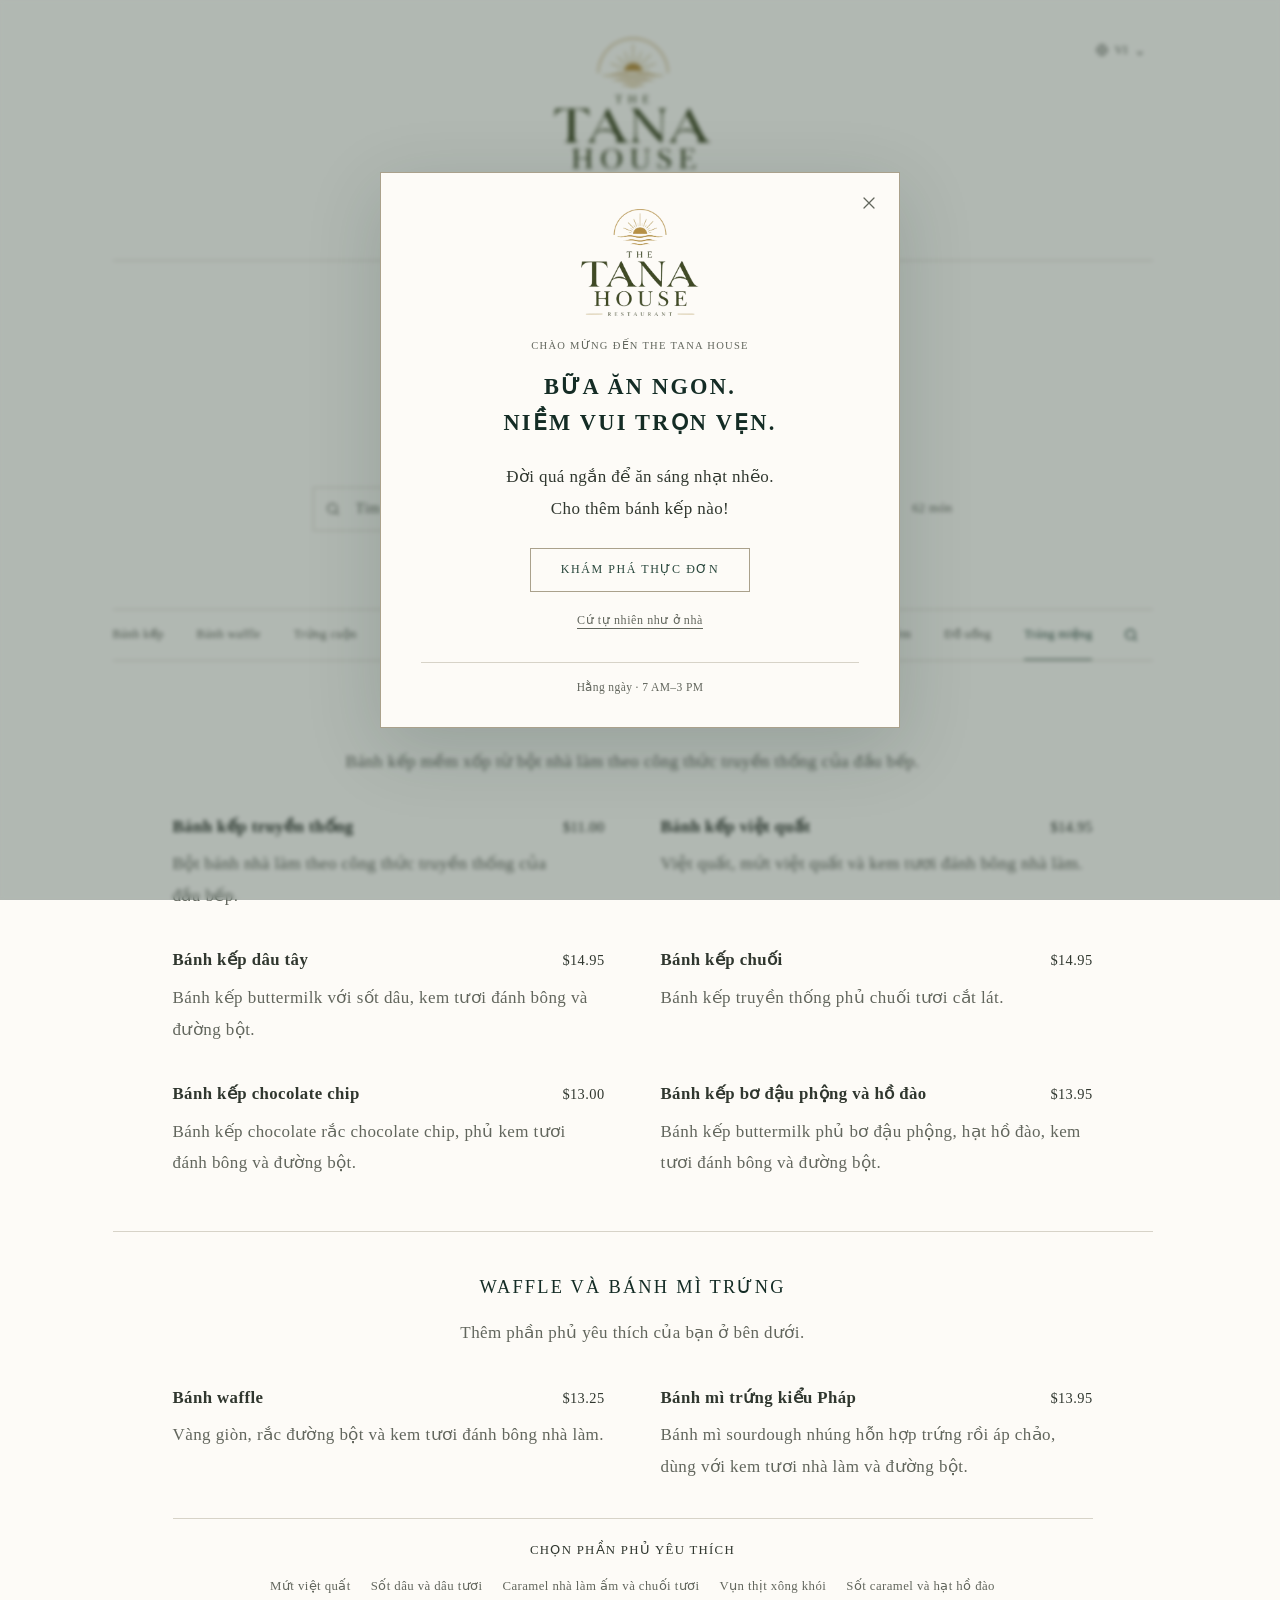
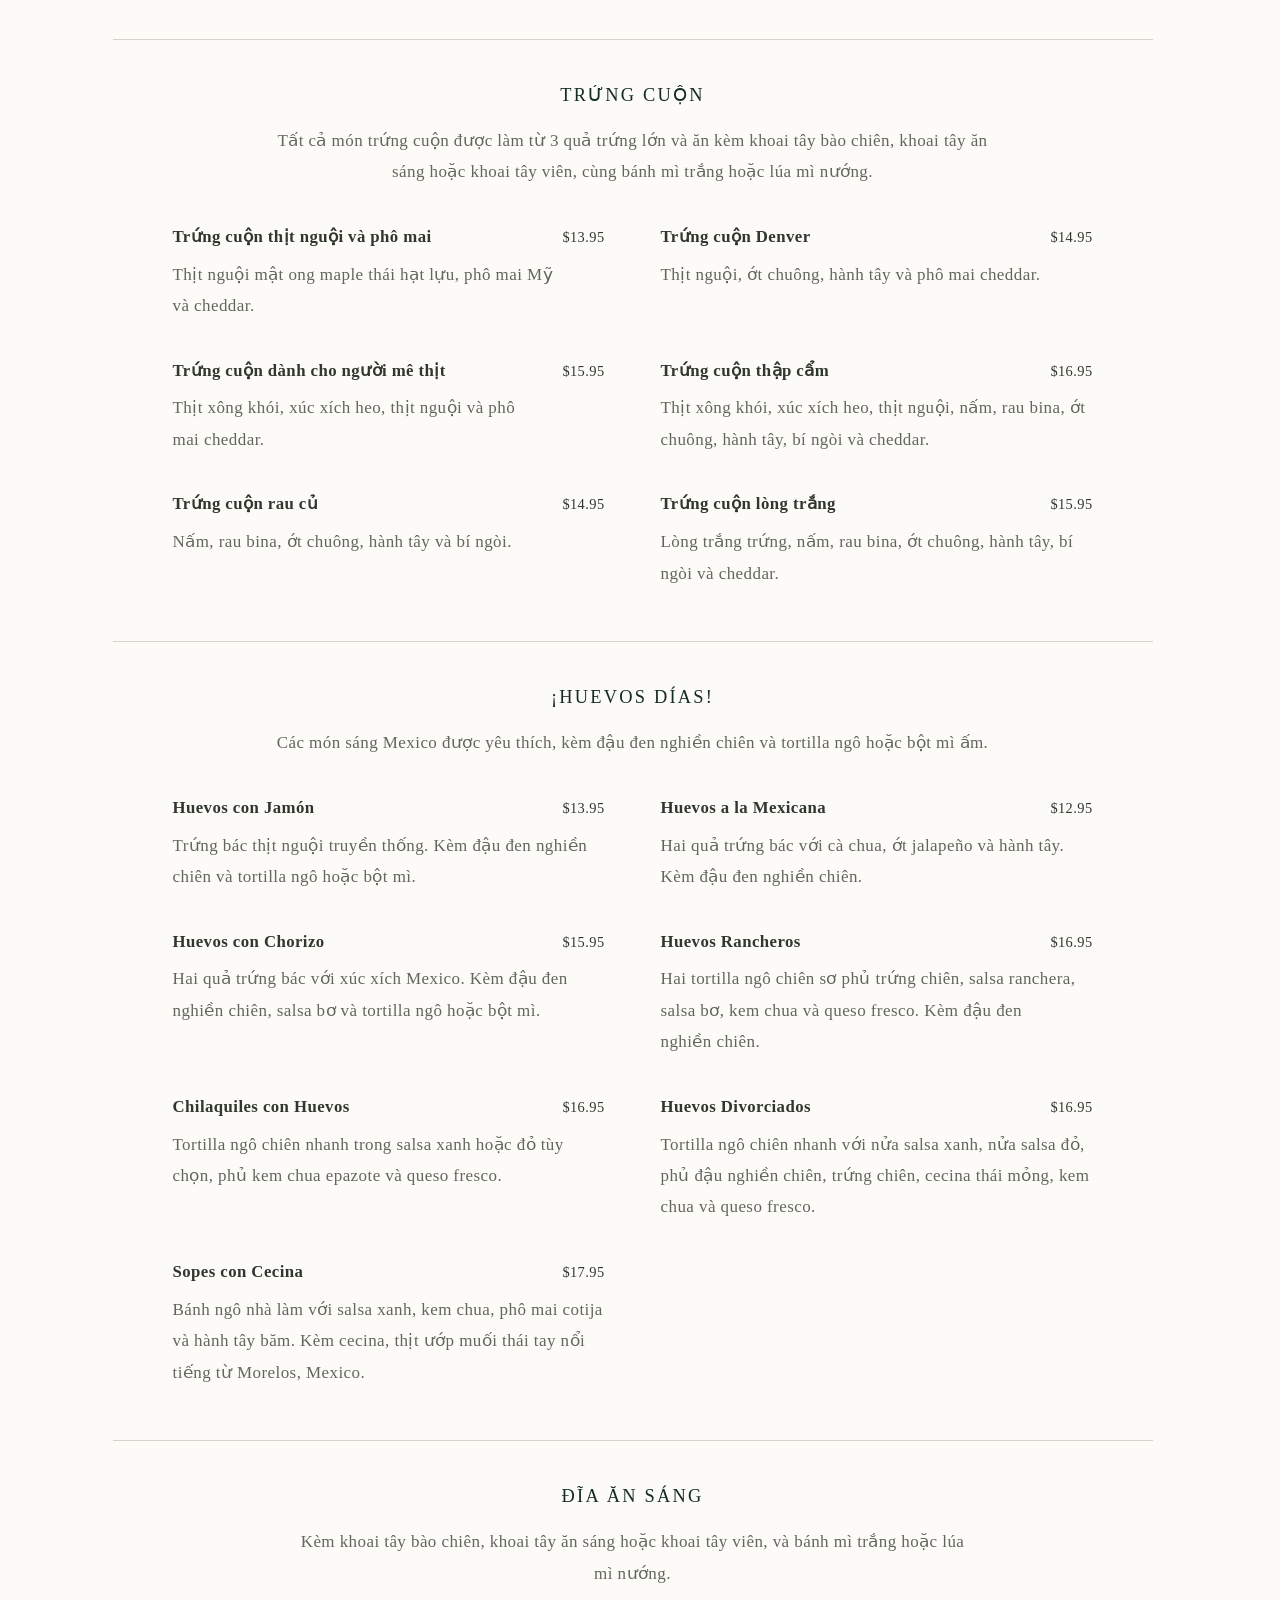
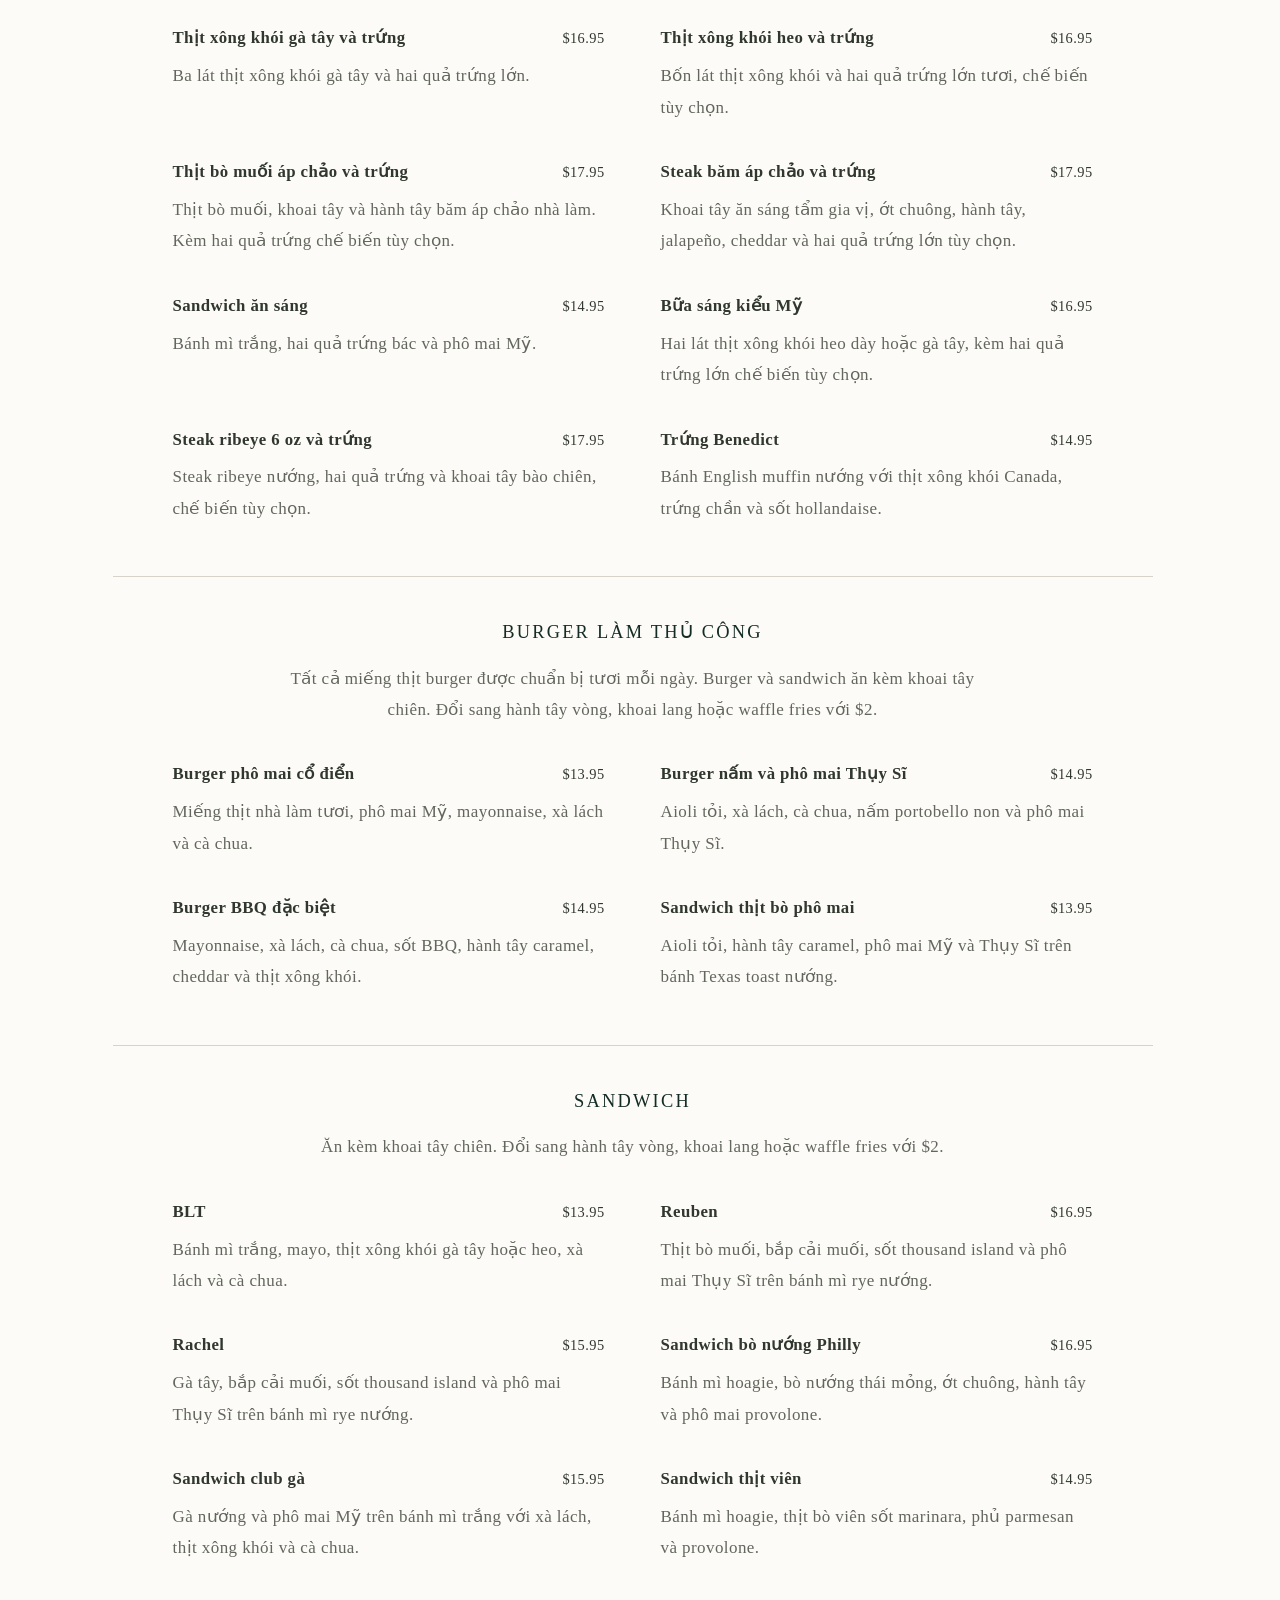
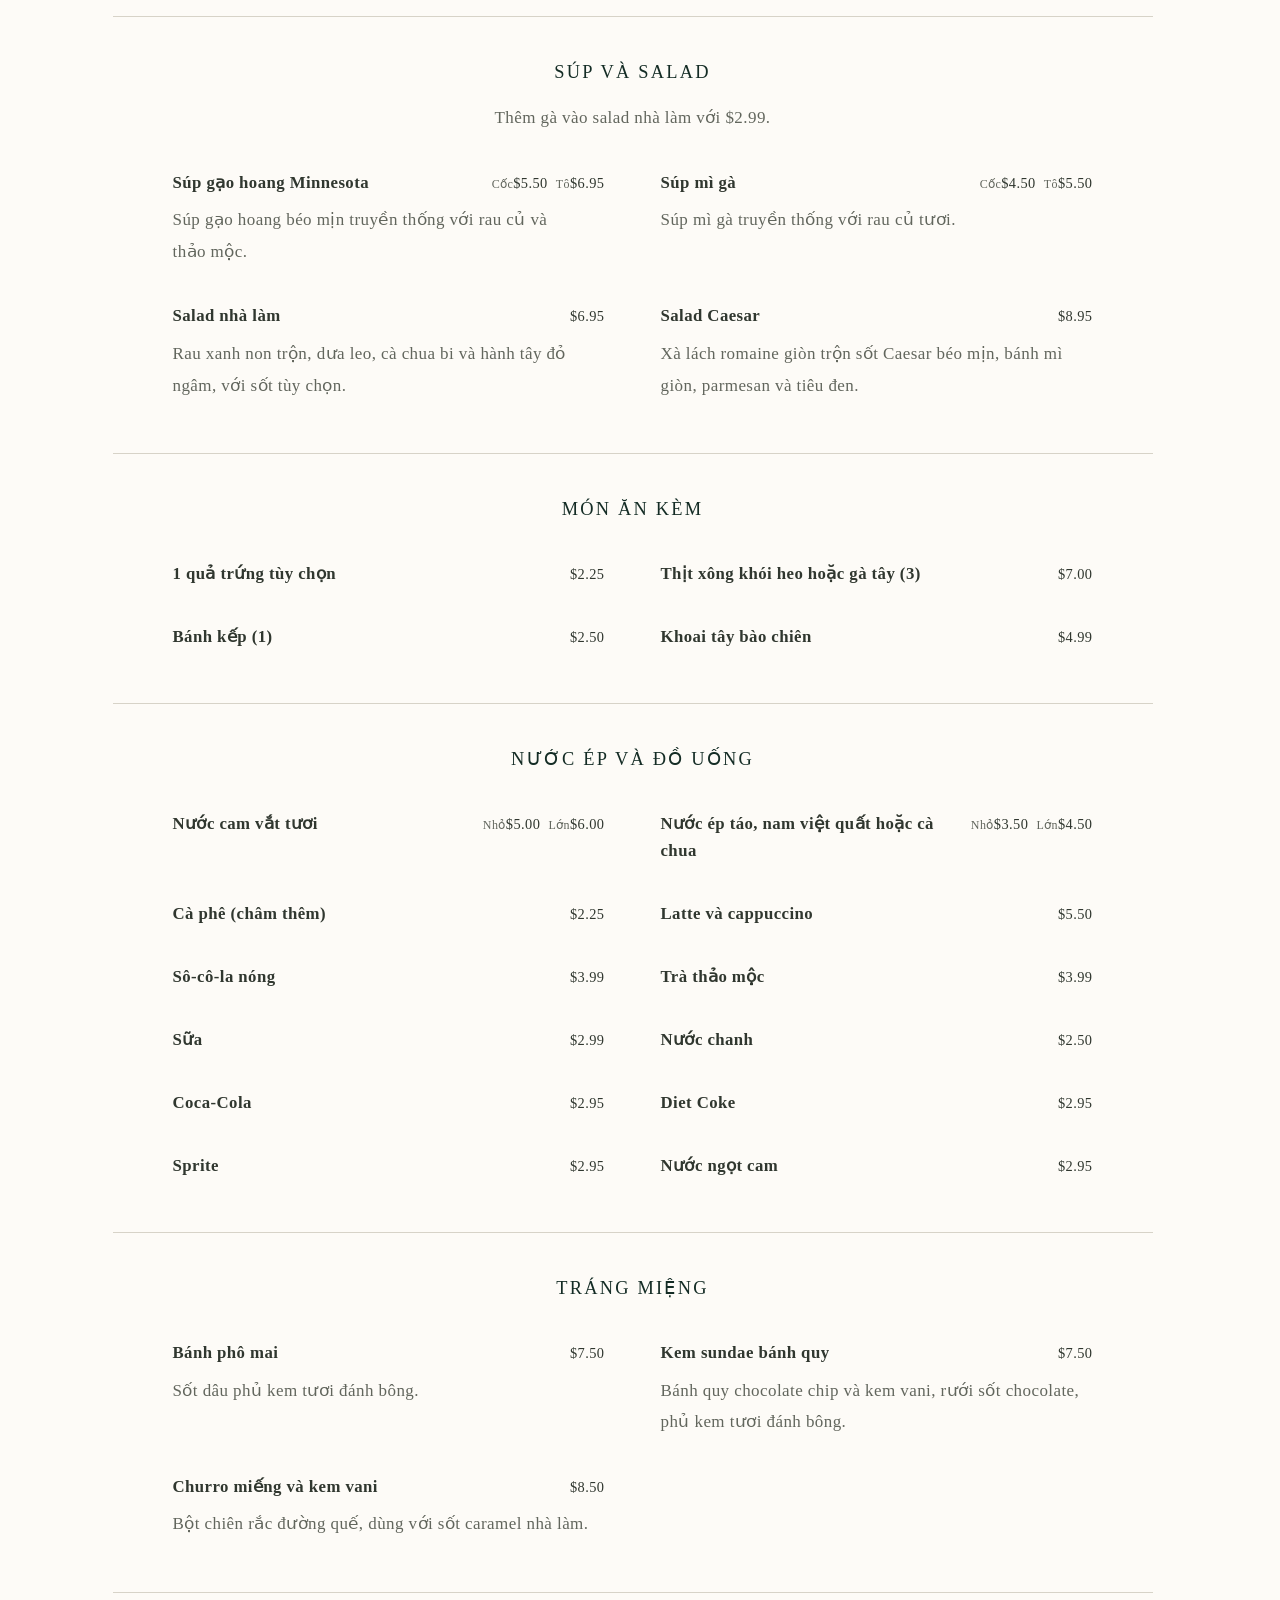
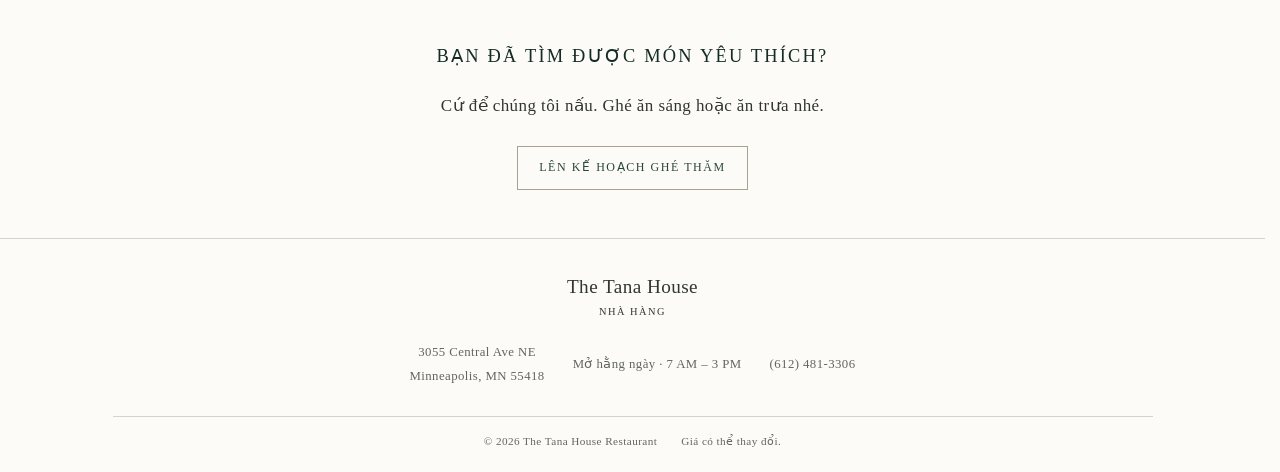
<file: menu-vi.html>
<!DOCTYPE html>
<html lang="vi">
<head>
  <meta charset="UTF-8">
  <meta name="viewport" content="width=device-width, initial-scale=1, viewport-fit=cover">
  <title>Thực đơn | The Tana House</title>
  <meta name="description" content="The Tana House phục vụ bữa sáng và bữa trưa tại 3055 Central Ave NE, Minneapolis: bánh kếp, trứng cuộn, bữa sáng Mexico, burger và nhiều món khác. Mở hằng ngày 7 AM–3 PM.">
  <meta name="theme-color" content="#FDFBF7">
  <link rel="icon" href="assets/img/logo-emblem.png" type="image/png">
  <link rel="stylesheet" href="assets/css/styles.css">
  <link rel="stylesheet" href="assets/css/languages.css">
  <link rel="stylesheet" href="assets/css/menu.css">
  <link rel="stylesheet" href="assets/css/responsive.css">
  <link rel="alternate" hreflang="en" href="menu.html">
  <link rel="alternate" hreflang="es" href="menu-es.html">
  <link rel="alternate" hreflang="am" href="menu-am.html">
  <link rel="alternate" hreflang="so" href="menu-so.html">
  <link rel="alternate" hreflang="vi" href="menu-vi.html">
  <link rel="alternate" hreflang="x-default" href="menu.html">
  <script type="application/ld+json">
{
 "@context": "https://schema.org",
 "@type": "Restaurant",
 "name": "The Tana House",
 "description": "The Tana House phục vụ bữa sáng và bữa trưa tại 3055 Central Ave NE, Minneapolis: bánh kếp, trứng cuộn, bữa sáng Mexico, burger và nhiều món khác. Mở hằng ngày 7 AM–3 PM.",
 "address": {
  "@type": "PostalAddress",
  "streetAddress": "3055 Central Ave NE",
  "addressLocality": "Minneapolis",
  "addressRegion": "MN",
  "postalCode": "55418",
  "addressCountry": "US"
 },
 "openingHoursSpecification": [
  {
   "@type": "OpeningHoursSpecification",
   "dayOfWeek": [
    "Monday",
    "Tuesday",
    "Wednesday",
    "Thursday",
    "Friday",
    "Saturday",
    "Sunday"
   ],
   "opens": "07:00",
   "closes": "15:00"
  }
 ],
 "servesCuisine": [
  "Breakfast",
  "Brunch",
  "American",
  "Mexican"
 ],
 "priceRange": "$$",
 "hasMenu": "menu-vi.html",
 "image": "assets/img/logo.png",
 "telephone": "+16124813306"
}
</script>
  <script type="application/ld+json">
{
 "@context": "https://schema.org",
 "@type": "Menu",
 "name": "The Tana House Breakfast & Lunch Menu",
 "hasMenuSection": [
  {
   "@type": "MenuSection",
   "name": "Bánh kếp cổ điển",
   "hasMenuItem": [
    {
     "@type": "MenuItem",
     "name": "Bánh kếp truyền thống",
     "offers": {
      "@type": "Offer",
      "price": "11.00",
      "priceCurrency": "USD"
     },
     "description": "Bột bánh nhà làm theo công thức truyền thống của đầu bếp."
    },
    {
     "@type": "MenuItem",
     "name": "Bánh kếp việt quất",
     "offers": {
      "@type": "Offer",
      "price": "14.95",
      "priceCurrency": "USD"
     },
     "description": "Việt quất, mứt việt quất và kem tươi đánh bông nhà làm."
    },
    {
     "@type": "MenuItem",
     "name": "Bánh kếp dâu tây",
     "offers": {
      "@type": "Offer",
      "price": "14.95",
      "priceCurrency": "USD"
     },
     "description": "Bánh kếp buttermilk với sốt dâu, kem tươi đánh bông và đường bột."
    },
    {
     "@type": "MenuItem",
     "name": "Bánh kếp chuối",
     "offers": {
      "@type": "Offer",
      "price": "14.95",
      "priceCurrency": "USD"
     },
     "description": "Bánh kếp truyền thống phủ chuối tươi cắt lát."
    },
    {
     "@type": "MenuItem",
     "name": "Bánh kếp chocolate chip",
     "offers": {
      "@type": "Offer",
      "price": "13.00",
      "priceCurrency": "USD"
     },
     "description": "Bánh kếp chocolate rắc chocolate chip, phủ kem tươi đánh bông và đường bột."
    },
    {
     "@type": "MenuItem",
     "name": "Bánh kếp bơ đậu phộng và hồ đào",
     "offers": {
      "@type": "Offer",
      "price": "13.95",
      "priceCurrency": "USD"
     },
     "description": "Bánh kếp buttermilk phủ bơ đậu phộng, hạt hồ đào, kem tươi đánh bông và đường bột."
    }
   ]
  },
  {
   "@type": "MenuSection",
   "name": "Waffle và bánh mì trứng",
   "hasMenuItem": [
    {
     "@type": "MenuItem",
     "name": "Bánh waffle",
     "offers": {
      "@type": "Offer",
      "price": "13.25",
      "priceCurrency": "USD"
     },
     "description": "Vàng giòn, rắc đường bột và kem tươi đánh bông nhà làm."
    },
    {
     "@type": "MenuItem",
     "name": "Bánh mì trứng kiểu Pháp",
     "offers": {
      "@type": "Offer",
      "price": "13.95",
      "priceCurrency": "USD"
     },
     "description": "Bánh mì sourdough nhúng hỗn hợp trứng rồi áp chảo, dùng với kem tươi nhà làm và đường bột."
    }
   ]
  },
  {
   "@type": "MenuSection",
   "name": "Trứng cuộn",
   "hasMenuItem": [
    {
     "@type": "MenuItem",
     "name": "Trứng cuộn thịt nguội và phô mai",
     "offers": {
      "@type": "Offer",
      "price": "13.95",
      "priceCurrency": "USD"
     },
     "description": "Thịt nguội mật ong maple thái hạt lựu, phô mai Mỹ và cheddar."
    },
    {
     "@type": "MenuItem",
     "name": "Trứng cuộn Denver",
     "offers": {
      "@type": "Offer",
      "price": "14.95",
      "priceCurrency": "USD"
     },
     "description": "Thịt nguội, ớt chuông, hành tây và phô mai cheddar."
    },
    {
     "@type": "MenuItem",
     "name": "Trứng cuộn dành cho người mê thịt",
     "offers": {
      "@type": "Offer",
      "price": "15.95",
      "priceCurrency": "USD"
     },
     "description": "Thịt xông khói, xúc xích heo, thịt nguội và phô mai cheddar."
    },
    {
     "@type": "MenuItem",
     "name": "Trứng cuộn thập cẩm",
     "offers": {
      "@type": "Offer",
      "price": "16.95",
      "priceCurrency": "USD"
     },
     "description": "Thịt xông khói, xúc xích heo, thịt nguội, nấm, rau bina, ớt chuông, hành tây, bí ngòi và cheddar."
    },
    {
     "@type": "MenuItem",
     "name": "Trứng cuộn rau củ",
     "offers": {
      "@type": "Offer",
      "price": "14.95",
      "priceCurrency": "USD"
     },
     "description": "Nấm, rau bina, ớt chuông, hành tây và bí ngòi."
    },
    {
     "@type": "MenuItem",
     "name": "Trứng cuộn lòng trắng",
     "offers": {
      "@type": "Offer",
      "price": "15.95",
      "priceCurrency": "USD"
     },
     "description": "Lòng trắng trứng, nấm, rau bina, ớt chuông, hành tây, bí ngòi và cheddar."
    }
   ]
  },
  {
   "@type": "MenuSection",
   "name": "¡Huevos Días!",
   "hasMenuItem": [
    {
     "@type": "MenuItem",
     "name": "Huevos con Jamón",
     "offers": {
      "@type": "Offer",
      "price": "13.95",
      "priceCurrency": "USD"
     },
     "description": "Trứng bác thịt nguội truyền thống. Kèm đậu đen nghiền chiên và tortilla ngô hoặc bột mì."
    },
    {
     "@type": "MenuItem",
     "name": "Huevos a la Mexicana",
     "offers": {
      "@type": "Offer",
      "price": "12.95",
      "priceCurrency": "USD"
     },
     "description": "Hai quả trứng bác với cà chua, ớt jalapeño và hành tây. Kèm đậu đen nghiền chiên."
    },
    {
     "@type": "MenuItem",
     "name": "Huevos con Chorizo",
     "offers": {
      "@type": "Offer",
      "price": "15.95",
      "priceCurrency": "USD"
     },
     "description": "Hai quả trứng bác với xúc xích Mexico. Kèm đậu đen nghiền chiên, salsa bơ và tortilla ngô hoặc bột mì."
    },
    {
     "@type": "MenuItem",
     "name": "Huevos Rancheros",
     "offers": {
      "@type": "Offer",
      "price": "16.95",
      "priceCurrency": "USD"
     },
     "description": "Hai tortilla ngô chiên sơ phủ trứng chiên, salsa ranchera, salsa bơ, kem chua và queso fresco. Kèm đậu đen nghiền chiên."
    },
    {
     "@type": "MenuItem",
     "name": "Chilaquiles con Huevos",
     "offers": {
      "@type": "Offer",
      "price": "16.95",
      "priceCurrency": "USD"
     },
     "description": "Tortilla ngô chiên nhanh trong salsa xanh hoặc đỏ tùy chọn, phủ kem chua epazote và queso fresco."
    },
    {
     "@type": "MenuItem",
     "name": "Huevos Divorciados",
     "offers": {
      "@type": "Offer",
      "price": "16.95",
      "priceCurrency": "USD"
     },
     "description": "Tortilla ngô chiên nhanh với nửa salsa xanh, nửa salsa đỏ, phủ đậu nghiền chiên, trứng chiên, cecina thái mỏng, kem chua và queso fresco."
    },
    {
     "@type": "MenuItem",
     "name": "Sopes con Cecina",
     "offers": {
      "@type": "Offer",
      "price": "17.95",
      "priceCurrency": "USD"
     },
     "description": "Bánh ngô nhà làm với salsa xanh, kem chua, phô mai cotija và hành tây băm. Kèm cecina, thịt ướp muối thái tay nổi tiếng từ Morelos, Mexico."
    }
   ]
  },
  {
   "@type": "MenuSection",
   "name": "Đĩa ăn sáng",
   "hasMenuItem": [
    {
     "@type": "MenuItem",
     "name": "Thịt xông khói gà tây và trứng",
     "offers": {
      "@type": "Offer",
      "price": "16.95",
      "priceCurrency": "USD"
     },
     "description": "Ba lát thịt xông khói gà tây và hai quả trứng lớn."
    },
    {
     "@type": "MenuItem",
     "name": "Thịt xông khói heo và trứng",
     "offers": {
      "@type": "Offer",
      "price": "16.95",
      "priceCurrency": "USD"
     },
     "description": "Bốn lát thịt xông khói và hai quả trứng lớn tươi, chế biến tùy chọn."
    },
    {
     "@type": "MenuItem",
     "name": "Thịt bò muối áp chảo và trứng",
     "offers": {
      "@type": "Offer",
      "price": "17.95",
      "priceCurrency": "USD"
     },
     "description": "Thịt bò muối, khoai tây và hành tây băm áp chảo nhà làm. Kèm hai quả trứng chế biến tùy chọn."
    },
    {
     "@type": "MenuItem",
     "name": "Steak băm áp chảo và trứng",
     "offers": {
      "@type": "Offer",
      "price": "17.95",
      "priceCurrency": "USD"
     },
     "description": "Khoai tây ăn sáng tẩm gia vị, ớt chuông, hành tây, jalapeño, cheddar và hai quả trứng lớn tùy chọn."
    },
    {
     "@type": "MenuItem",
     "name": "Sandwich ăn sáng",
     "offers": {
      "@type": "Offer",
      "price": "14.95",
      "priceCurrency": "USD"
     },
     "description": "Bánh mì trắng, hai quả trứng bác và phô mai Mỹ."
    },
    {
     "@type": "MenuItem",
     "name": "Bữa sáng kiểu Mỹ",
     "offers": {
      "@type": "Offer",
      "price": "16.95",
      "priceCurrency": "USD"
     },
     "description": "Hai lát thịt xông khói heo dày hoặc gà tây, kèm hai quả trứng lớn chế biến tùy chọn."
    },
    {
     "@type": "MenuItem",
     "name": "Steak ribeye 6 oz và trứng",
     "offers": {
      "@type": "Offer",
      "price": "17.95",
      "priceCurrency": "USD"
     },
     "description": "Steak ribeye nướng, hai quả trứng và khoai tây bào chiên, chế biến tùy chọn."
    },
    {
     "@type": "MenuItem",
     "name": "Trứng Benedict",
     "offers": {
      "@type": "Offer",
      "price": "14.95",
      "priceCurrency": "USD"
     },
     "description": "Bánh English muffin nướng với thịt xông khói Canada, trứng chần và sốt hollandaise."
    }
   ]
  },
  {
   "@type": "MenuSection",
   "name": "Burger làm thủ công",
   "hasMenuItem": [
    {
     "@type": "MenuItem",
     "name": "Burger phô mai cổ điển",
     "offers": {
      "@type": "Offer",
      "price": "13.95",
      "priceCurrency": "USD"
     },
     "description": "Miếng thịt nhà làm tươi, phô mai Mỹ, mayonnaise, xà lách và cà chua."
    },
    {
     "@type": "MenuItem",
     "name": "Burger nấm và phô mai Thụy Sĩ",
     "offers": {
      "@type": "Offer",
      "price": "14.95",
      "priceCurrency": "USD"
     },
     "description": "Aioli tỏi, xà lách, cà chua, nấm portobello non và phô mai Thụy Sĩ."
    },
    {
     "@type": "MenuItem",
     "name": "Burger BBQ đặc biệt",
     "offers": {
      "@type": "Offer",
      "price": "14.95",
      "priceCurrency": "USD"
     },
     "description": "Mayonnaise, xà lách, cà chua, sốt BBQ, hành tây caramel, cheddar và thịt xông khói."
    },
    {
     "@type": "MenuItem",
     "name": "Sandwich thịt bò phô mai",
     "offers": {
      "@type": "Offer",
      "price": "13.95",
      "priceCurrency": "USD"
     },
     "description": "Aioli tỏi, hành tây caramel, phô mai Mỹ và Thụy Sĩ trên bánh Texas toast nướng."
    }
   ]
  },
  {
   "@type": "MenuSection",
   "name": "Sandwich",
   "hasMenuItem": [
    {
     "@type": "MenuItem",
     "name": "BLT",
     "offers": {
      "@type": "Offer",
      "price": "13.95",
      "priceCurrency": "USD"
     },
     "description": "Bánh mì trắng, mayo, thịt xông khói gà tây hoặc heo, xà lách và cà chua."
    },
    {
     "@type": "MenuItem",
     "name": "Reuben",
     "offers": {
      "@type": "Offer",
      "price": "16.95",
      "priceCurrency": "USD"
     },
     "description": "Thịt bò muối, bắp cải muối, sốt thousand island và phô mai Thụy Sĩ trên bánh mì rye nướng."
    },
    {
     "@type": "MenuItem",
     "name": "Rachel",
     "offers": {
      "@type": "Offer",
      "price": "15.95",
      "priceCurrency": "USD"
     },
     "description": "Gà tây, bắp cải muối, sốt thousand island và phô mai Thụy Sĩ trên bánh mì rye nướng."
    },
    {
     "@type": "MenuItem",
     "name": "Sandwich bò nướng Philly",
     "offers": {
      "@type": "Offer",
      "price": "16.95",
      "priceCurrency": "USD"
     },
     "description": "Bánh mì hoagie, bò nướng thái mỏng, ớt chuông, hành tây và phô mai provolone."
    },
    {
     "@type": "MenuItem",
     "name": "Sandwich club gà",
     "offers": {
      "@type": "Offer",
      "price": "15.95",
      "priceCurrency": "USD"
     },
     "description": "Gà nướng và phô mai Mỹ trên bánh mì trắng với xà lách, thịt xông khói và cà chua."
    },
    {
     "@type": "MenuItem",
     "name": "Sandwich thịt viên",
     "offers": {
      "@type": "Offer",
      "price": "14.95",
      "priceCurrency": "USD"
     },
     "description": "Bánh mì hoagie, thịt bò viên sốt marinara, phủ parmesan và provolone."
    }
   ]
  },
  {
   "@type": "MenuSection",
   "name": "Súp và salad",
   "hasMenuItem": [
    {
     "@type": "MenuItem",
     "name": "Súp gạo hoang Minnesota",
     "offers": {
      "@type": "Offer",
      "price": "5.50",
      "priceCurrency": "USD"
     },
     "description": "Súp gạo hoang béo mịn truyền thống với rau củ và thảo mộc."
    },
    {
     "@type": "MenuItem",
     "name": "Súp mì gà",
     "offers": {
      "@type": "Offer",
      "price": "4.50",
      "priceCurrency": "USD"
     },
     "description": "Súp mì gà truyền thống với rau củ tươi."
    },
    {
     "@type": "MenuItem",
     "name": "Salad nhà làm",
     "offers": {
      "@type": "Offer",
      "price": "6.95",
      "priceCurrency": "USD"
     },
     "description": "Rau xanh non trộn, dưa leo, cà chua bi và hành tây đỏ ngâm, với sốt tùy chọn."
    },
    {
     "@type": "MenuItem",
     "name": "Salad Caesar",
     "offers": {
      "@type": "Offer",
      "price": "8.95",
      "priceCurrency": "USD"
     },
     "description": "Xà lách romaine giòn trộn sốt Caesar béo mịn, bánh mì giòn, parmesan và tiêu đen."
    }
   ]
  },
  {
   "@type": "MenuSection",
   "name": "Món ăn kèm",
   "hasMenuItem": [
    {
     "@type": "MenuItem",
     "name": "1 quả trứng tùy chọn",
     "offers": {
      "@type": "Offer",
      "price": "2.25",
      "priceCurrency": "USD"
     }
    },
    {
     "@type": "MenuItem",
     "name": "Thịt xông khói heo hoặc gà tây (3)",
     "offers": {
      "@type": "Offer",
      "price": "7.00",
      "priceCurrency": "USD"
     }
    },
    {
     "@type": "MenuItem",
     "name": "Bánh kếp (1)",
     "offers": {
      "@type": "Offer",
      "price": "2.50",
      "priceCurrency": "USD"
     }
    },
    {
     "@type": "MenuItem",
     "name": "Khoai tây bào chiên",
     "offers": {
      "@type": "Offer",
      "price": "4.99",
      "priceCurrency": "USD"
     }
    }
   ]
  },
  {
   "@type": "MenuSection",
   "name": "Nước ép và đồ uống",
   "hasMenuItem": [
    {
     "@type": "MenuItem",
     "name": "Nước cam vắt tươi",
     "offers": {
      "@type": "Offer",
      "price": "5.00",
      "priceCurrency": "USD"
     }
    },
    {
     "@type": "MenuItem",
     "name": "Nước ép táo, nam việt quất hoặc cà chua",
     "offers": {
      "@type": "Offer",
      "price": "3.50",
      "priceCurrency": "USD"
     }
    },
    {
     "@type": "MenuItem",
     "name": "Cà phê (châm thêm)",
     "offers": {
      "@type": "Offer",
      "price": "2.25",
      "priceCurrency": "USD"
     }
    },
    {
     "@type": "MenuItem",
     "name": "Latte và cappuccino",
     "offers": {
      "@type": "Offer",
      "price": "5.50",
      "priceCurrency": "USD"
     }
    },
    {
     "@type": "MenuItem",
     "name": "Sô-cô-la nóng",
     "offers": {
      "@type": "Offer",
      "price": "3.99",
      "priceCurrency": "USD"
     }
    },
    {
     "@type": "MenuItem",
     "name": "Trà thảo mộc",
     "offers": {
      "@type": "Offer",
      "price": "3.99",
      "priceCurrency": "USD"
     }
    },
    {
     "@type": "MenuItem",
     "name": "Sữa",
     "offers": {
      "@type": "Offer",
      "price": "2.99",
      "priceCurrency": "USD"
     }
    },
    {
     "@type": "MenuItem",
     "name": "Nước chanh",
     "offers": {
      "@type": "Offer",
      "price": "2.50",
      "priceCurrency": "USD"
     }
    },
    {
     "@type": "MenuItem",
     "name": "Coca-Cola",
     "offers": {
      "@type": "Offer",
      "price": "2.95",
      "priceCurrency": "USD"
     }
    },
    {
     "@type": "MenuItem",
     "name": "Diet Coke",
     "offers": {
      "@type": "Offer",
      "price": "2.95",
      "priceCurrency": "USD"
     }
    },
    {
     "@type": "MenuItem",
     "name": "Sprite",
     "offers": {
      "@type": "Offer",
      "price": "2.95",
      "priceCurrency": "USD"
     }
    },
    {
     "@type": "MenuItem",
     "name": "Nước ngọt cam",
     "offers": {
      "@type": "Offer",
      "price": "2.95",
      "priceCurrency": "USD"
     }
    }
   ]
  },
  {
   "@type": "MenuSection",
   "name": "Tráng miệng",
   "hasMenuItem": [
    {
     "@type": "MenuItem",
     "name": "Bánh phô mai",
     "offers": {
      "@type": "Offer",
      "price": "7.50",
      "priceCurrency": "USD"
     },
     "description": "Sốt dâu phủ kem tươi đánh bông."
    },
    {
     "@type": "MenuItem",
     "name": "Kem sundae bánh quy",
     "offers": {
      "@type": "Offer",
      "price": "7.50",
      "priceCurrency": "USD"
     },
     "description": "Bánh quy chocolate chip và kem vani, rưới sốt chocolate, phủ kem tươi đánh bông."
    },
    {
     "@type": "MenuItem",
     "name": "Churro miếng và kem vani",
     "offers": {
      "@type": "Offer",
      "price": "8.50",
      "priceCurrency": "USD"
     },
     "description": "Bột chiên rắc đường quế, dùng với sốt caramel nhà làm."
    }
   ]
  }
 ],
 "inLanguage": "vi"
}
</script>
</head>
<body class="menu-page">
  <a class="skip-link" href="#main">Chuyển đến nội dung</a>

  <header class="site-header">
    <nav class="nav wrap" aria-label="Điều hướng chính">
      <a class="brand" href="index-vi.html" aria-label="The Tana House — trang chủ"><img src="assets/img/logo.png" alt="" width="700" height="637"></a>

      <ul class="nav-links" id="nav-links"><li><a class="btn btn-primary" href="menu-vi.html" aria-current="page">Xem thực đơn </a></li><li><a href="index-vi.html#story">Gian bếp của chúng tôi</a></li><li><a href="index-vi.html#visit">Ghé thăm</a></li></ul>
      <details class="language-picker"><summary aria-label="Chọn ngôn ngữ"><svg viewBox="0 0 24 24" fill="none" stroke="currentColor" stroke-width="1.6" aria-hidden="true"><circle cx="12" cy="12" r="9"/><path d="M3 12h18M12 3c5 5 5 13 0 18-5-5-5-13 0-18z"/></svg><span>VI</span><span class="language-chevron" aria-hidden="true">⌄</span></summary><div class="language-options"><a class="lang-switch" href="menu.html" lang="en" hreflang="en">English</a><a class="lang-switch" href="menu-es.html" lang="es" hreflang="es">Español</a><a class="lang-switch" href="menu-am.html" lang="am" hreflang="am">አማርኛ</a><a class="lang-switch" href="menu-so.html" lang="so" hreflang="so">Soomaali</a><a class="lang-switch" href="menu-vi.html" lang="vi" hreflang="vi" aria-current="page">Tiếng Việt<span aria-hidden="true">✓</span></a></div></details>

    </nav>
  </header>

  <main id="main">
    <section class="menu-hero">
      <div class="wrap menu-intro">
        <div class="menu-intro-copy"><span class="eyebrow">The Tana House · Bữa sáng và bữa trưa</span><h1><img class="section-sketch sketch-inline" src="assets/img/sketches/plate.svg" width="112" height="88" alt="" aria-hidden="true" loading="lazy" decoding="async">Thực đơn.</h1><p class="menu-intro-lead">Buổi sáng thong thả. Bữa trưa trọn vị. Tìm món yêu thích mới, luôn được chuẩn bị tươi cho bạn.</p><div class="menu-intro-meta"><span><svg viewbox="0 0 24 24" fill="none" stroke="currentColor" stroke-width="1.7" aria-hidden="true"><circle cx="12" cy="12" r="9"></circle><path d="M12 7v5l3 2"></path></svg>Hằng ngày · 7 AM – 3 PM</span><span><i aria-hidden="true"></i>Làm khi bạn gọi món</span></div></div>

      </div>
    </section>

    <div class="wrap menu-tools" id="menu-tools">
      <div class="menu-tools-top"><div class="menu-search"><svg viewbox="0 0 24 24" fill="none" stroke="currentColor" stroke-width="1.8" stroke-linecap="round" aria-hidden="true"><circle cx="11" cy="11" r="7"></circle><path d="m20 20-3.5-3.5"></path></svg><input id="menu-search" type="search" placeholder="Tìm món ăn, nguyên liệu hoặc món bạn thích…" aria-label="Tìm trong thực đơn" autocomplete="off"><button type="button" class="menu-search-clear" data-clear-search aria-label="Xóa tìm kiếm" hidden>×</button></div><div class="menu-results"><span class="filter-count" role="status" aria-live="polite" aria-atomic="true">62 món</span><button class="menu-reset" type="button" data-reset-menu data-filter-reset hidden>Xóa bộ lọc</button></div></div>
      <div class="menu-tools-bottom"><div class="filters" role="group" aria-label="Tìm món bạn thích"><button class="filter-chip" type="button" data-filter="all" aria-pressed="true">Tất cả món</button>
<button class="filter-chip" type="button" data-filter="sweet" aria-pressed="false">Món ngọt</button>
<button class="filter-chip" type="button" data-filter="eggs" aria-pressed="false">Trứng</button>
<button class="filter-chip" type="button" data-filter="mexican" aria-pressed="false">Mexico</button>
<button class="filter-chip" type="button" data-filter="lunch" aria-pressed="false">Bữa trưa</button>
<button class="filter-chip" type="button" data-filter="drinks" aria-pressed="false">Đồ uống</button>
<button class="filter-chip" type="button" data-filter="under10" aria-pressed="false">Dưới $10</button></div></div>
    </div>

    <div class="wrap menu-layout">
      <nav class="menu-tabs" aria-label="Danh mục thực đơn"><div class="menu-nav-heading"><h2>Khám phá thực đơn</h2><button type="button" class="menu-search-jump" data-menu-search-jump aria-label="Tìm trong thực đơn"><svg viewbox="0 0 24 24" fill="none" stroke="currentColor" stroke-width="1.8" stroke-linecap="round" aria-hidden="true"><circle cx="11" cy="11" r="7"></circle><path d="m20 20-3.5-3.5"></path></svg></button></div><ul class="menu-category-list">
<li><a href="#pancakes" class="active" aria-current="location"><span class="menu-category-name">Bánh kếp</span><span class="menu-category-count" aria-hidden="true">6</span></a></li>
<li><a href="#waffles"><span class="menu-category-name">Bánh waffle</span><span class="menu-category-count" aria-hidden="true">2</span></a></li>
<li><a href="#omelets"><span class="menu-category-name">Trứng cuộn</span><span class="menu-category-count" aria-hidden="true">6</span></a></li>
<li><a href="#huevos"><span class="menu-category-name">¡Huevos Días!</span><span class="menu-category-count" aria-hidden="true">7</span></a></li>
<li><a href="#plates"><span class="menu-category-name">Đĩa ăn sáng</span><span class="menu-category-count" aria-hidden="true">8</span></a></li>
<li><a href="#burgers"><span class="menu-category-name">Burger</span><span class="menu-category-count" aria-hidden="true">4</span></a></li>
<li><a href="#sandwiches"><span class="menu-category-name">Sandwich</span><span class="menu-category-count" aria-hidden="true">6</span></a></li>
<li><a href="#soups"><span class="menu-category-name">Súp và salad</span><span class="menu-category-count" aria-hidden="true">4</span></a></li>
<li><a href="#sides"><span class="menu-category-name">Món ăn kèm</span><span class="menu-category-count" aria-hidden="true">4</span></a></li>
<li><a href="#drinks"><span class="menu-category-name">Đồ uống</span><span class="menu-category-count" aria-hidden="true">12</span></a></li>
<li><a href="#desserts"><span class="menu-category-name">Tráng miệng</span><span class="menu-category-count" aria-hidden="true">3</span></a></li>
      </ul></nav>
      <div class="menu-content">
<section class="menu-section " id="pancakes">
      <div class="menu-section-grid">
        <header class="menu-section-head"><div class="menu-section-topline"><span class="eyebrow"><span class="menu-section-number">01</span>Chồng ba chiếc</span><span class="menu-section-count" data-section-count>6 món</span></div><h2>Bánh kếp cổ điển</h2><p class="note">Bánh kếp mềm xốp từ bột nhà làm theo công thức truyền thống của đầu bếp.</p></header>
        <div class="menu-section-dishes"><div class="items">
            <article class="item" data-tags="sweet" data-search="Original Pancakes"><img class="item-thumb" src="assets/img/dishes/original-pancakes.jpg" alt="Hình minh họa: Bánh kếp truyền thống" width="320" height="320" loading="lazy" decoding="async"><div class="item-text"><div class="item-top"><h3>Bánh kếp truyền thống</h3><span class="price">$11.00</span></div><p>Bột bánh nhà làm theo công thức truyền thống của đầu bếp.</p></div></article>
            <article class="item" data-tags="sweet" data-search="Blueberry Pancakes"><img class="item-thumb" src="assets/img/dishes/blueberry-pancakes.jpg" alt="Hình minh họa: Bánh kếp việt quất" width="640" height="480" loading="lazy" decoding="async"><div class="item-text"><div class="item-top"><h3>Bánh kếp việt quất</h3><span class="price">$14.95</span></div><p>Việt quất, mứt việt quất và kem tươi đánh bông nhà làm.</p></div></article>
            <article class="item" data-tags="sweet" data-search="Strawberry Pancakes"><img class="item-thumb" src="assets/img/dishes/strawberry-pancakes.jpg" alt="Hình minh họa: Bánh kếp dâu tây" width="320" height="320" loading="lazy" decoding="async"><div class="item-text"><div class="item-top"><h3>Bánh kếp dâu tây</h3><span class="price">$14.95</span></div><p>Bánh kếp buttermilk với sốt dâu, kem tươi đánh bông và đường bột.</p></div></article>
            <article class="item" data-tags="sweet" data-search="Banana Pancakes"><img class="item-thumb" src="assets/img/dishes/banana-pancakes.jpg" alt="Hình minh họa: Bánh kếp chuối" width="320" height="320" loading="lazy" decoding="async"><div class="item-text"><div class="item-top"><h3>Bánh kếp chuối</h3><span class="price">$14.95</span></div><p>Bánh kếp truyền thống phủ chuối tươi cắt lát.</p></div></article>
            <article class="item" data-tags="sweet" data-search="Chocolate Chip Pancakes"><img class="item-thumb" src="assets/img/dishes/chocolate-chip-pancakes.jpg" alt="Hình minh họa: Bánh kếp chocolate chip" width="320" height="320" loading="lazy" decoding="async"><div class="item-text"><div class="item-top"><h3>Bánh kếp chocolate chip</h3><span class="price">$13.00</span></div><p>Bánh kếp chocolate rắc chocolate chip, phủ kem tươi đánh bông và đường bột.</p></div></article>
            <article class="item" data-tags="sweet" data-search="Peanut Butter-Pecan Pancakes"><img class="item-thumb" src="assets/img/dishes/peanut-butter-pecan-pancakes.jpg" alt="Hình minh họa: Bánh kếp bơ đậu phộng và hồ đào" width="320" height="320" loading="lazy" decoding="async"><div class="item-text"><div class="item-top"><h3>Bánh kếp bơ đậu phộng và hồ đào</h3><span class="price">$13.95</span></div><p>Bánh kếp buttermilk phủ bơ đậu phộng, hạt hồ đào, kem tươi đánh bông và đường bột.</p></div></article>
          </div></div>
      </div>
    </section>
<section class="menu-section " id="waffles">
      <div class="menu-section-grid">
        <header class="menu-section-head"><div class="menu-section-topline"><span class="eyebrow"><span class="menu-section-number">02</span>Buổi sáng ngọt ngào</span><span class="menu-section-count" data-section-count>2 món</span></div><h2>Waffle và bánh mì trứng</h2><p class="note">Thêm phần phủ yêu thích của bạn ở bên dưới.</p></header>
        <div class="menu-section-dishes"><div class="items">
            <article class="item" data-tags="sweet" data-search="Waffles"><img class="item-thumb" src="assets/img/dishes/waffles.jpg" alt="Hình minh họa: Bánh waffle" width="320" height="320" loading="lazy" decoding="async"><div class="item-text"><div class="item-top"><h3>Bánh waffle</h3><span class="price">$13.25</span></div><p>Vàng giòn, rắc đường bột và kem tươi đánh bông nhà làm.</p></div></article>
            <article class="item" data-tags="sweet" data-search="French Toast"><img class="item-thumb" src="assets/img/dishes/french-toast.jpg" alt="Hình minh họa: Bánh mì trứng kiểu Pháp" width="320" height="320" loading="lazy" decoding="async"><div class="item-text"><div class="item-top"><h3>Bánh mì trứng kiểu Pháp</h3><span class="price">$13.95</span></div><p>Bánh mì sourdough nhúng hỗn hợp trứng rồi áp chảo, dùng với kem tươi nhà làm và đường bột.</p></div></article>
          </div>
          <div class="toppings"><h3>Chọn phần phủ yêu thích</h3><div class="chips"><span>Mứt việt quất</span><span>Sốt dâu và dâu tươi</span><span>Caramel nhà làm ấm và chuối tươi</span><span>Vụn thịt xông khói</span><span>Sốt caramel và hạt hồ đào</span></div></div></div>
      </div>
    </section>
<section class="menu-section " id="omelets">
      <div class="menu-section-grid">
        <header class="menu-section-head"><div class="menu-section-topline"><span class="eyebrow"><span class="menu-section-number">03</span>Ba quả trứng lớn</span><span class="menu-section-count" data-section-count>6 món</span></div><h2>Trứng cuộn</h2><p class="note">Tất cả món trứng cuộn được làm từ <b>3 quả trứng lớn</b> và ăn kèm khoai tây bào chiên, khoai tây ăn sáng hoặc khoai tây viên, cùng bánh mì trắng hoặc lúa mì nướng.</p></header>
        <div class="menu-section-dishes"><div class="items">
            <article class="item" data-tags="eggs" data-search="Ham &amp; Cheese Omelet"><img class="item-thumb" src="assets/img/dishes/ham-cheese-omelet.jpg" alt="Hình minh họa: Trứng cuộn thịt nguội và phô mai" width="320" height="320" loading="lazy" decoding="async"><div class="item-text"><div class="item-top"><h3>Trứng cuộn thịt nguội và phô mai</h3><span class="price">$13.95</span></div><p>Thịt nguội mật ong maple thái hạt lựu, phô mai Mỹ và cheddar.</p></div></article>
            <article class="item" data-tags="eggs" data-search="Denver Omelet"><img class="item-thumb" src="assets/img/dishes/denver-omelet.jpg" alt="Hình minh họa: Trứng cuộn Denver" width="640" height="480" loading="lazy" decoding="async"><div class="item-text"><div class="item-top"><h3>Trứng cuộn Denver</h3><span class="price">$14.95</span></div><p>Thịt nguội, ớt chuông, hành tây và phô mai cheddar.</p></div></article>
            <article class="item" data-tags="eggs" data-search="Meat Lover&#x27;s Omelet"><img class="item-thumb" src="assets/img/dishes/meat-lover-s-omelet.jpg" alt="Hình minh họa: Trứng cuộn dành cho người mê thịt" width="320" height="320" loading="lazy" decoding="async"><div class="item-text"><div class="item-top"><h3>Trứng cuộn dành cho người mê thịt</h3><span class="price">$15.95</span></div><p>Thịt xông khói, xúc xích heo, thịt nguội và phô mai cheddar.</p></div></article>
            <article class="item" data-tags="eggs" data-search="Everything Omelet"><img class="item-thumb" src="assets/img/dishes/everything-omelet.jpg" alt="Hình minh họa: Trứng cuộn thập cẩm" width="320" height="320" loading="lazy" decoding="async"><div class="item-text"><div class="item-top"><h3>Trứng cuộn thập cẩm</h3><span class="price">$16.95</span></div><p>Thịt xông khói, xúc xích heo, thịt nguội, nấm, rau bina, ớt chuông, hành tây, bí ngòi và cheddar.</p></div></article>
            <article class="item" data-tags="eggs" data-search="Vegetarian Omelet"><img class="item-thumb" src="assets/img/dishes/vegetarian-omelet.jpg" alt="Hình minh họa: Trứng cuộn rau củ" width="320" height="320" loading="lazy" decoding="async"><div class="item-text"><div class="item-top"><h3>Trứng cuộn rau củ</h3><span class="price">$14.95</span></div><p>Nấm, rau bina, ớt chuông, hành tây và bí ngòi.</p></div></article>
            <article class="item" data-tags="eggs" data-search="Skinny Omelet"><img class="item-thumb" src="assets/img/dishes/skinny-omelet.jpg" alt="Hình minh họa: Trứng cuộn lòng trắng" width="320" height="320" loading="lazy" decoding="async"><div class="item-text"><div class="item-top"><h3>Trứng cuộn lòng trắng</h3><span class="price">$15.95</span></div><p>Lòng trắng trứng, nấm, rau bina, ớt chuông, hành tây, bí ngòi và cheddar.</p></div></article>
          </div></div>
      </div>
    </section>
<section class="menu-section mex" id="huevos">
      <div class="menu-section-grid">
        <header class="menu-section-head"><div class="menu-section-topline"><span class="eyebrow"><span class="menu-section-number">04</span>Bữa sáng Mexico</span><span class="menu-section-count" data-section-count>7 món</span></div><h2>¡Huevos <em>Días!</em></h2><p class="note">Các món sáng Mexico được yêu thích, kèm đậu đen nghiền chiên và tortilla ngô hoặc bột mì ấm.</p></header>
        <div class="menu-section-dishes"><div class="items">
            <article class="item" data-tags="eggs mexican" data-search="Huevos con Jamón"><img class="item-thumb" src="assets/img/dishes/huevos-con-jamon.jpg" alt="Hình minh họa: Huevos con Jamón" width="320" height="320" loading="lazy" decoding="async"><div class="item-text"><div class="item-top"><h3>Huevos con Jamón</h3><span class="price">$13.95</span></div><p>Trứng bác thịt nguội truyền thống. Kèm đậu đen nghiền chiên và tortilla ngô hoặc bột mì.</p></div></article>
            <article class="item" data-tags="eggs mexican" data-search="Huevos a la Mexicana"><img class="item-thumb" src="assets/img/dishes/huevos-a-la-mexicana.jpg" alt="Hình minh họa: Huevos a la Mexicana" width="320" height="320" loading="lazy" decoding="async"><div class="item-text"><div class="item-top"><h3>Huevos a la Mexicana</h3><span class="price">$12.95</span></div><p>Hai quả trứng bác với cà chua, ớt jalapeño và hành tây. Kèm đậu đen nghiền chiên.</p></div></article>
            <article class="item" data-tags="eggs mexican" data-search="Huevos con Chorizo"><img class="item-thumb" src="assets/img/dishes/huevos-con-chorizo.jpg" alt="Hình minh họa: Huevos con Chorizo" width="320" height="320" loading="lazy" decoding="async"><div class="item-text"><div class="item-top"><h3>Huevos con Chorizo</h3><span class="price">$15.95</span></div><p>Hai quả trứng bác với xúc xích Mexico. Kèm đậu đen nghiền chiên, salsa bơ và tortilla ngô hoặc bột mì.</p></div></article>
            <article class="item" data-tags="eggs mexican" data-search="Huevos Rancheros"><img class="item-thumb" src="assets/img/dishes/huevos-rancheros.jpg" alt="Hình minh họa: Huevos Rancheros" width="320" height="320" loading="lazy" decoding="async"><div class="item-text"><div class="item-top"><h3>Huevos Rancheros</h3><span class="price">$16.95</span></div><p>Hai tortilla ngô chiên sơ phủ trứng chiên, salsa ranchera, salsa bơ, kem chua và queso fresco. Kèm đậu đen nghiền chiên.</p></div></article>
            <article class="item" data-tags="eggs mexican" data-search="Chilaquiles con Huevos"><img class="item-thumb" src="assets/img/dishes/chilaquiles-con-huevos.jpg" alt="Hình minh họa: Chilaquiles con Huevos" width="320" height="320" loading="lazy" decoding="async"><div class="item-text"><div class="item-top"><h3>Chilaquiles con Huevos</h3><span class="price">$16.95</span></div><p>Tortilla ngô chiên nhanh trong salsa xanh hoặc đỏ tùy chọn, phủ kem chua epazote và queso fresco.</p></div></article>
            <article class="item" data-tags="eggs mexican" data-search="Huevos Divorciados"><img class="item-thumb" src="assets/img/dishes/huevos-divorciados.jpg" alt="Hình minh họa: Huevos Divorciados" width="320" height="320" loading="lazy" decoding="async"><div class="item-text"><div class="item-top"><h3>Huevos Divorciados</h3><span class="price">$16.95</span></div><p>Tortilla ngô chiên nhanh với nửa salsa xanh, nửa salsa đỏ, phủ đậu nghiền chiên, trứng chiên, cecina thái mỏng, kem chua và queso fresco.</p></div></article>
            <article class="item" data-tags="eggs mexican" data-search="Sopes con Cecina"><img class="item-thumb" src="assets/img/dishes/sopes-con-cecina.jpg" alt="Hình minh họa: Sopes con Cecina" width="320" height="320" loading="lazy" decoding="async"><div class="item-text"><div class="item-top"><h3>Sopes con Cecina</h3><span class="price">$17.95</span></div><p>Bánh ngô nhà làm với salsa xanh, kem chua, phô mai cotija và hành tây băm. Kèm cecina, thịt ướp muối thái tay nổi tiếng từ Morelos, Mexico.</p></div></article>
          </div></div>
      </div>
    </section>
<section class="menu-section " id="plates">
      <div class="menu-section-grid">
        <header class="menu-section-head"><div class="menu-section-topline"><span class="eyebrow"><span class="menu-section-number">05</span>Món kinh điển kiểu Mỹ</span><span class="menu-section-count" data-section-count>8 món</span></div><h2>Đĩa ăn sáng</h2><p class="note">Kèm khoai tây bào chiên, khoai tây ăn sáng hoặc khoai tây viên, và bánh mì trắng hoặc lúa mì nướng.</p></header>
        <div class="menu-section-dishes"><div class="items">
            <article class="item" data-tags="eggs" data-search="Turkey Bacon &amp; Eggs"><img class="item-thumb" src="assets/img/dishes/turkey-bacon-eggs.jpg" alt="Hình minh họa: Thịt xông khói gà tây và trứng" width="320" height="320" loading="lazy" decoding="async"><div class="item-text"><div class="item-top"><h3>Thịt xông khói gà tây và trứng</h3><span class="price">$16.95</span></div><p>Ba lát thịt xông khói gà tây và hai quả trứng lớn.</p></div></article>
            <article class="item" data-tags="eggs" data-search="Pork Bacon &amp; Eggs"><img class="item-thumb" src="assets/img/dishes/pork-bacon-eggs.jpg" alt="Hình minh họa: Thịt xông khói heo và trứng" width="320" height="320" loading="lazy" decoding="async"><div class="item-text"><div class="item-top"><h3>Thịt xông khói heo và trứng</h3><span class="price">$16.95</span></div><p>Bốn lát thịt xông khói và hai quả trứng lớn tươi, chế biến tùy chọn.</p></div></article>
            <article class="item" data-tags="eggs" data-search="Skillet Corned Beef Hash &amp; Eggs"><img class="item-thumb" src="assets/img/dishes/skillet-corned-beef-hash-eggs.jpg" alt="Hình minh họa: Thịt bò muối áp chảo và trứng" width="320" height="320" loading="lazy" decoding="async"><div class="item-text"><div class="item-top"><h3>Thịt bò muối áp chảo và trứng</h3><span class="price">$17.95</span></div><p>Thịt bò muối, khoai tây và hành tây băm áp chảo nhà làm. Kèm hai quả trứng chế biến tùy chọn.</p></div></article>
            <article class="item" data-tags="eggs" data-search="Skillet Grilled Chopped Steak &amp; Eggs"><img class="item-thumb" src="assets/img/dishes/skillet-grilled-chopped-steak-eggs.jpg" alt="Hình minh họa: Steak băm áp chảo và trứng" width="320" height="320" loading="lazy" decoding="async"><div class="item-text"><div class="item-top"><h3>Steak băm áp chảo và trứng</h3><span class="price">$17.95</span></div><p>Khoai tây ăn sáng tẩm gia vị, ớt chuông, hành tây, jalapeño, cheddar và hai quả trứng lớn tùy chọn.</p></div></article>
            <article class="item" data-tags="eggs" data-search="Breakfast Sandwich"><img class="item-thumb" src="assets/img/dishes/breakfast-sandwich.jpg" alt="Hình minh họa: Sandwich ăn sáng" width="320" height="320" loading="lazy" decoding="async"><div class="item-text"><div class="item-top"><h3>Sandwich ăn sáng</h3><span class="price">$14.95</span></div><p>Bánh mì trắng, hai quả trứng bác và phô mai Mỹ.</p></div></article>
            <article class="item" data-tags="eggs" data-search="All American Breakfast"><img class="item-thumb" src="assets/img/dishes/all-american-breakfast.jpg" alt="Hình minh họa: Bữa sáng kiểu Mỹ" width="320" height="320" loading="lazy" decoding="async"><div class="item-text"><div class="item-top"><h3>Bữa sáng kiểu Mỹ</h3><span class="price">$16.95</span></div><p>Hai lát thịt xông khói heo dày hoặc gà tây, kèm hai quả trứng lớn chế biến tùy chọn.</p></div></article>
            <article class="item" data-tags="eggs" data-search="6oz Ribeye Steak &amp; Eggs"><img class="item-thumb" src="assets/img/dishes/6oz-ribeye-steak-eggs.jpg" alt="Hình minh họa: Steak ribeye 6 oz và trứng" width="320" height="320" loading="lazy" decoding="async"><div class="item-text"><div class="item-top"><h3>Steak ribeye 6 oz và trứng</h3><span class="price">$17.95</span></div><p>Steak ribeye nướng, hai quả trứng và khoai tây bào chiên, chế biến tùy chọn.</p></div></article>
            <article class="item" data-tags="eggs" data-search="Eggs Benedict"><img class="item-thumb" src="assets/img/dishes/eggs-benedict.jpg" alt="Hình minh họa: Trứng Benedict" width="320" height="320" loading="lazy" decoding="async"><div class="item-text"><div class="item-top"><h3>Trứng Benedict</h3><span class="price">$14.95</span></div><p>Bánh English muffin nướng với thịt xông khói Canada, trứng chần và sốt hollandaise.</p></div></article>
          </div></div>
      </div>
    </section>
<section class="menu-section " id="burgers">
      <div class="menu-section-grid">
        <header class="menu-section-head"><div class="menu-section-topline"><span class="eyebrow"><span class="menu-section-number">06</span>Thịt burger làm mỗi ngày</span><span class="menu-section-count" data-section-count>4 món</span></div><h2>Burger làm thủ công</h2><p class="note">Tất cả miếng thịt burger được <b>chuẩn bị tươi mỗi ngày</b>. Burger và sandwich ăn kèm khoai tây chiên. Đổi sang hành tây vòng, khoai lang hoặc waffle fries với $2.</p></header>
        <div class="menu-section-dishes"><div class="items">
            <article class="item" data-tags="lunch" data-search="Classic Cheeseburger"><img class="item-thumb" src="assets/img/dishes/classic-cheeseburger.jpg" alt="Hình minh họa: Burger phô mai cổ điển" width="640" height="480" loading="lazy" decoding="async"><div class="item-text"><div class="item-top"><h3>Burger phô mai cổ điển</h3><span class="price">$13.95</span></div><p>Miếng thịt nhà làm tươi, phô mai Mỹ, mayonnaise, xà lách và cà chua.</p></div></article>
            <article class="item" data-tags="lunch" data-search="Mushroom &amp; Swiss Burger"><img class="item-thumb" src="assets/img/dishes/mushroom-swiss-burger.jpg" alt="Hình minh họa: Burger nấm và phô mai Thụy Sĩ" width="320" height="320" loading="lazy" decoding="async"><div class="item-text"><div class="item-top"><h3>Burger nấm và phô mai Thụy Sĩ</h3><span class="price">$14.95</span></div><p>Aioli tỏi, xà lách, cà chua, nấm portobello non và phô mai Thụy Sĩ.</p></div></article>
            <article class="item" data-tags="lunch" data-search="The Ultimate BBQ Burger"><img class="item-thumb" src="assets/img/dishes/the-ultimate-bbq-burger.jpg" alt="Hình minh họa: Burger BBQ đặc biệt" width="320" height="320" loading="lazy" decoding="async"><div class="item-text"><div class="item-top"><h3>Burger BBQ đặc biệt</h3><span class="price">$14.95</span></div><p>Mayonnaise, xà lách, cà chua, sốt BBQ, hành tây caramel, cheddar và thịt xông khói.</p></div></article>
            <article class="item" data-tags="lunch" data-search="Patty Melt"><img class="item-thumb" src="assets/img/dishes/patty-melt.jpg" alt="Hình minh họa: Sandwich thịt bò phô mai" width="320" height="320" loading="lazy" decoding="async"><div class="item-text"><div class="item-top"><h3>Sandwich thịt bò phô mai</h3><span class="price">$13.95</span></div><p>Aioli tỏi, hành tây caramel, phô mai Mỹ và Thụy Sĩ trên bánh Texas toast nướng.</p></div></article>
          </div></div>
      </div>
    </section>
<section class="menu-section " id="sandwiches">
      <div class="menu-section-grid">
        <header class="menu-section-head"><div class="menu-section-topline"><span class="eyebrow"><span class="menu-section-number">07</span>Bữa trưa đã sẵn sàng</span><span class="menu-section-count" data-section-count>6 món</span></div><h2>Sandwich</h2><p class="note">Ăn kèm khoai tây chiên. Đổi sang hành tây vòng, khoai lang hoặc waffle fries với $2.</p></header>
        <div class="menu-section-dishes"><div class="items">
            <article class="item" data-tags="lunch" data-search="BLT"><img class="item-thumb" src="assets/img/dishes/blt.jpg" alt="Hình minh họa: BLT" width="320" height="320" loading="lazy" decoding="async"><div class="item-text"><div class="item-top"><h3>BLT</h3><span class="price">$13.95</span></div><p>Bánh mì trắng, mayo, thịt xông khói gà tây hoặc heo, xà lách và cà chua.</p></div></article>
            <article class="item" data-tags="lunch" data-search="Reuben"><img class="item-thumb" src="assets/img/dishes/reuben.jpg" alt="Hình minh họa: Reuben" width="320" height="320" loading="lazy" decoding="async"><div class="item-text"><div class="item-top"><h3>Reuben</h3><span class="price">$16.95</span></div><p>Thịt bò muối, bắp cải muối, sốt thousand island và phô mai Thụy Sĩ trên bánh mì rye nướng.</p></div></article>
            <article class="item" data-tags="lunch" data-search="Rachel"><img class="item-thumb" src="assets/img/dishes/rachel.jpg" alt="Hình minh họa: Rachel" width="320" height="320" loading="lazy" decoding="async"><div class="item-text"><div class="item-top"><h3>Rachel</h3><span class="price">$15.95</span></div><p>Gà tây, bắp cải muối, sốt thousand island và phô mai Thụy Sĩ trên bánh mì rye nướng.</p></div></article>
            <article class="item" data-tags="lunch" data-search="Philly Roast Beef"><img class="item-thumb" src="assets/img/dishes/philly-roast-beef.jpg" alt="Hình minh họa: Sandwich bò nướng Philly" width="320" height="320" loading="lazy" decoding="async"><div class="item-text"><div class="item-top"><h3>Sandwich bò nướng Philly</h3><span class="price">$16.95</span></div><p>Bánh mì hoagie, bò nướng thái mỏng, ớt chuông, hành tây và phô mai provolone.</p></div></article>
            <article class="item" data-tags="lunch" data-search="Chicken Club"><img class="item-thumb" src="assets/img/dishes/chicken-club.jpg" alt="Hình minh họa: Sandwich club gà" width="640" height="480" loading="lazy" decoding="async"><div class="item-text"><div class="item-top"><h3>Sandwich club gà</h3><span class="price">$15.95</span></div><p>Gà nướng và phô mai Mỹ trên bánh mì trắng với xà lách, thịt xông khói và cà chua.</p></div></article>
            <article class="item" data-tags="lunch" data-search="Meatball Sub"><img class="item-thumb" src="assets/img/dishes/meatball-sub.jpg" alt="Hình minh họa: Sandwich thịt viên" width="320" height="320" loading="lazy" decoding="async"><div class="item-text"><div class="item-top"><h3>Sandwich thịt viên</h3><span class="price">$14.95</span></div><p>Bánh mì hoagie, thịt bò viên sốt marinara, phủ parmesan và provolone.</p></div></article>
          </div></div>
      </div>
    </section>
<section class="menu-section " id="soups">
      <div class="menu-section-grid">
        <header class="menu-section-head"><div class="menu-section-topline"><span class="eyebrow"><span class="menu-section-number">08</span>Nhẹ nhàng và ấm bụng</span><span class="menu-section-count" data-section-count>4 món</span></div><h2>Súp và salad</h2><p class="note">Thêm gà vào salad nhà làm với $2.99.</p></header>
        <div class="menu-section-dishes"><div class="items">
            <article class="item" data-tags="lunch under10" data-search="Minnesota Wild Rice Soup"><img class="item-thumb" src="assets/img/dishes/minnesota-wild-rice-soup.jpg" alt="Hình minh họa: Súp gạo hoang Minnesota" width="320" height="320" loading="lazy" decoding="async"><div class="item-text"><div class="item-top"><h3>Súp gạo hoang Minnesota</h3><span class="price"><small>Cốc</small>$5.50  <small>Tô</small>$6.95</span></div><p>Súp gạo hoang béo mịn truyền thống với rau củ và thảo mộc.</p></div></article>
            <article class="item" data-tags="lunch under10" data-search="Chicken Noodle Soup"><img class="item-thumb" src="assets/img/dishes/chicken-noodle-soup.jpg" alt="Hình minh họa: Súp mì gà" width="320" height="320" loading="lazy" decoding="async"><div class="item-text"><div class="item-top"><h3>Súp mì gà</h3><span class="price"><small>Cốc</small>$4.50  <small>Tô</small>$5.50</span></div><p>Súp mì gà truyền thống với rau củ tươi.</p></div></article>
            <article class="item" data-tags="lunch under10" data-search="House Salad"><img class="item-thumb" src="assets/img/dishes/house-salad.jpg" alt="Hình minh họa: Salad nhà làm" width="320" height="320" loading="lazy" decoding="async"><div class="item-text"><div class="item-top"><h3>Salad nhà làm</h3><span class="price">$6.95</span></div><p>Rau xanh non trộn, dưa leo, cà chua bi và hành tây đỏ ngâm, với sốt tùy chọn.</p></div></article>
            <article class="item" data-tags="lunch under10" data-search="Caesar Salad"><img class="item-thumb" src="assets/img/dishes/caesar-salad.jpg" alt="Hình minh họa: Salad Caesar" width="320" height="320" loading="lazy" decoding="async"><div class="item-text"><div class="item-top"><h3>Salad Caesar</h3><span class="price">$8.95</span></div><p>Xà lách romaine giòn trộn sốt Caesar béo mịn, bánh mì giòn, parmesan và tiêu đen.</p></div></article>
          </div></div>
      </div>
    </section>
<section class="menu-section " id="sides">
      <div class="menu-section-grid">
        <header class="menu-section-head"><div class="menu-section-topline"><span class="eyebrow"><span class="menu-section-number">09</span>Thêm một chút nữa</span><span class="menu-section-count" data-section-count>4 món</span></div><h2>Món ăn kèm</h2></header>
        <div class="menu-section-dishes"><div class="items compact">
            <article class="item" data-tags="eggs under10" data-search="1 Egg Any Style"><img class="item-thumb" src="assets/img/dishes/1-egg-any-style.jpg" alt="Hình minh họa: 1 quả trứng tùy chọn" width="320" height="320" loading="lazy" decoding="async"><div class="item-text"><div class="item-top"><h3>1 quả trứng tùy chọn</h3><span class="price">$2.25</span></div></div></article>
            <article class="item" data-tags="under10" data-search="Pork or Turkey Bacon (3)"><img class="item-thumb" src="assets/img/dishes/pork-or-turkey-bacon-3.jpg" alt="Hình minh họa: Thịt xông khói heo hoặc gà tây (3)" width="320" height="320" loading="lazy" decoding="async"><div class="item-text"><div class="item-top"><h3>Thịt xông khói heo hoặc gà tây (3)</h3><span class="price">$7.00</span></div></div></article>
            <article class="item" data-tags="under10" data-search="Pancake (1)"><img class="item-thumb" src="assets/img/dishes/pancake-1.jpg" alt="Hình minh họa: Bánh kếp (1)" width="320" height="320" loading="lazy" decoding="async"><div class="item-text"><div class="item-top"><h3>Bánh kếp (1)</h3><span class="price">$2.50</span></div></div></article>
            <article class="item" data-tags="under10" data-search="Hashbrowns"><img class="item-thumb" src="assets/img/dishes/hashbrowns.jpg" alt="Hình minh họa: Khoai tây bào chiên" width="320" height="320" loading="lazy" decoding="async"><div class="item-text"><div class="item-top"><h3>Khoai tây bào chiên</h3><span class="price">$4.99</span></div></div></article>
          </div></div>
      </div>
    </section>
<section class="menu-section " id="drinks">
      <div class="menu-section-grid">
        <header class="menu-section-head"><div class="menu-section-topline"><span class="eyebrow"><span class="menu-section-number">10</span>Vắt tươi</span><span class="menu-section-count" data-section-count>12 món</span></div><h2>Nước ép và đồ uống</h2></header>
        <div class="menu-section-dishes"><div class="items compact">
            <article class="item" data-tags="drinks under10" data-search="Fresh Squeezed Orange Juice"><img class="item-thumb" src="assets/img/dishes/fresh-squeezed-orange-juice.jpg" alt="Hình minh họa: Nước cam vắt tươi" width="320" height="320" loading="lazy" decoding="async"><div class="item-text"><div class="item-top"><h3>Nước cam vắt tươi</h3><span class="price"><small>Nhỏ</small>$5.00  <small>Lớn</small>$6.00</span></div></div></article>
            <article class="item" data-tags="drinks under10" data-search="Apple, Cranberry or Tomato Juice"><img class="item-thumb" src="assets/img/dishes/apple-cranberry-or-tomato-juice.jpg" alt="Hình minh họa: Nước ép táo, nam việt quất hoặc cà chua" width="320" height="320" loading="lazy" decoding="async"><div class="item-text"><div class="item-top"><h3>Nước ép táo, nam việt quất hoặc cà chua</h3><span class="price"><small>Nhỏ</small>$3.50  <small>Lớn</small>$4.50</span></div></div></article>
            <article class="item" data-tags="drinks under10" data-search="Coffee (refills)"><img class="item-thumb" src="assets/img/dishes/coffee-refills.jpg" alt="Hình minh họa: Cà phê (châm thêm)" width="320" height="320" loading="lazy" decoding="async"><div class="item-text"><div class="item-top"><h3>Cà phê (châm thêm)</h3><span class="price">$2.25</span></div></div></article>
            <article class="item" data-tags="drinks under10" data-search="Lattes &amp; Cappuccinos"><img class="item-thumb" src="assets/img/dishes/lattes-cappuccinos.jpg" alt="Hình minh họa: Latte và cappuccino" width="320" height="320" loading="lazy" decoding="async"><div class="item-text"><div class="item-top"><h3>Latte và cappuccino</h3><span class="price">$5.50</span></div></div></article>
            <article class="item" data-tags="drinks under10" data-search="Hot Chocolate"><img class="item-thumb" src="assets/img/dishes/hot-chocolate.jpg" alt="Hình minh họa: Sô-cô-la nóng" width="320" height="320" loading="lazy" decoding="async"><div class="item-text"><div class="item-top"><h3>Sô-cô-la nóng</h3><span class="price">$3.99</span></div></div></article>
            <article class="item" data-tags="drinks under10" data-search="Herbal Tea"><img class="item-thumb" src="assets/img/dishes/herbal-tea.jpg" alt="Hình minh họa: Trà thảo mộc" width="320" height="320" loading="lazy" decoding="async"><div class="item-text"><div class="item-top"><h3>Trà thảo mộc</h3><span class="price">$3.99</span></div></div></article>
            <article class="item" data-tags="drinks under10" data-search="Milk"><img class="item-thumb" src="assets/img/dishes/milk.jpg" alt="Hình minh họa: Sữa" width="320" height="320" loading="lazy" decoding="async"><div class="item-text"><div class="item-top"><h3>Sữa</h3><span class="price">$2.99</span></div></div></article>
            <article class="item" data-tags="drinks under10" data-search="Lemonade"><img class="item-thumb" src="assets/img/dishes/lemonade.jpg" alt="Hình minh họa: Nước chanh" width="320" height="320" loading="lazy" decoding="async"><div class="item-text"><div class="item-top"><h3>Nước chanh</h3><span class="price">$2.50</span></div></div></article>
            <article class="item" data-tags="drinks under10" data-search="Regular Coke"><img class="item-thumb" src="assets/img/dishes/regular-coke.jpg" alt="Hình minh họa: Coca-Cola" width="320" height="320" loading="lazy" decoding="async"><div class="item-text"><div class="item-top"><h3>Coca-Cola</h3><span class="price">$2.95</span></div></div></article>
            <article class="item" data-tags="drinks under10" data-search="Diet Coke"><img class="item-thumb" src="assets/img/dishes/diet-coke.jpg" alt="Hình minh họa: Diet Coke" width="320" height="320" loading="lazy" decoding="async"><div class="item-text"><div class="item-top"><h3>Diet Coke</h3><span class="price">$2.95</span></div></div></article>
            <article class="item" data-tags="drinks under10" data-search="Sprite"><img class="item-thumb" src="assets/img/dishes/sprite.jpg" alt="Hình minh họa: Sprite" width="320" height="320" loading="lazy" decoding="async"><div class="item-text"><div class="item-top"><h3>Sprite</h3><span class="price">$2.95</span></div></div></article>
            <article class="item" data-tags="drinks under10" data-search="Orange Pop"><img class="item-thumb" src="assets/img/dishes/orange-pop.jpg" alt="Hình minh họa: Nước ngọt cam" width="320" height="320" loading="lazy" decoding="async"><div class="item-text"><div class="item-top"><h3>Nước ngọt cam</h3><span class="price">$2.95</span></div></div></article>
          </div></div>
      </div>
    </section>
<section class="menu-section " id="desserts">
      <div class="menu-section-grid">
        <header class="menu-section-head"><div class="menu-section-topline"><span class="eyebrow"><span class="menu-section-number">11</span>Nhớ để bụng</span><span class="menu-section-count" data-section-count>3 món</span></div><h2>Tráng miệng</h2></header>
        <div class="menu-section-dishes"><div class="items">
            <article class="item" data-tags="sweet under10" data-search="Cheesecake"><img class="item-thumb" src="assets/img/dishes/cheesecake.jpg" alt="Hình minh họa: Bánh phô mai" width="320" height="320" loading="lazy" decoding="async"><div class="item-text"><div class="item-top"><h3>Bánh phô mai</h3><span class="price">$7.50</span></div><p>Sốt dâu phủ kem tươi đánh bông.</p></div></article>
            <article class="item" data-tags="sweet under10" data-search="Cookie Sundae"><img class="item-thumb" src="assets/img/dishes/cookie-sundae.jpg" alt="Hình minh họa: Kem sundae bánh quy" width="320" height="320" loading="lazy" decoding="async"><div class="item-text"><div class="item-top"><h3>Kem sundae bánh quy</h3><span class="price">$7.50</span></div><p>Bánh quy chocolate chip và kem vani, rưới sốt chocolate, phủ kem tươi đánh bông.</p></div></article>
            <article class="item" data-tags="sweet under10" data-search="Churro Bites &amp; Vanilla Ice Cream"><img class="item-thumb" src="assets/img/dishes/churro-bites-vanilla-ice-cream.jpg" alt="Hình minh họa: Churro miếng và kem vani" width="320" height="320" loading="lazy" decoding="async"><div class="item-text"><div class="item-top"><h3>Churro miếng và kem vani</h3><span class="price">$8.50</span></div><p>Bột chiên rắc đường quế, dùng với sốt caramel nhà làm.</p></div></article>
          </div></div>
      </div>
    </section>
        <div class="no-results" role="status"><span class="no-results-icon" aria-hidden="true"><svg viewbox="0 0 24 24" fill="none" stroke="currentColor" stroke-width="1.8" stroke-linecap="round" aria-hidden="true"><circle cx="11" cy="11" r="7"></circle><path d="m20 20-3.5-3.5"></path></svg></span><h2>Chưa tìm thấy món phù hợp.</h2><p>Thử nguyên liệu khác hoặc xóa bộ lọc để khám phá toàn bộ thực đơn.</p><button class="btn btn-primary" type="button" data-reset-menu>Xóa bộ lọc</button></div>
        <div class="menu-cta"><div><h2>Bạn đã tìm được món yêu thích?</h2><p>Cứ để chúng tôi nấu. Ghé ăn sáng hoặc ăn trưa nhé.</p></div><a class="btn btn-gold" href="index-vi.html#visit">Lên kế hoạch ghé thăm</a></div>
      </div>
    </div>
  </main>

  <footer class="site-footer">
    <div class="wrap footer-grid"><a class="footer-brand" href="index-vi.html">The Tana House<span>Nhà hàng</span></a><div class="footer-contact"><address><a href="https://www.google.com/maps/search/?api=1&amp;query=The+Tana+House+3055+Central+Ave+NE+Minneapolis+MN+55418" target="_blank" rel="noopener">3055 Central Ave NE<br>Minneapolis, MN 55418</a></address><p>Mở hằng ngày · 7 AM – 3 PM</p><a href="tel:+16124813306">(612) 481-3306</a></div></div>
    <div class="wrap footer-bottom"><span>© <span id="year">2026</span> The Tana House Restaurant</span><span>Giá có thể thay đổi.</span></div>
  </footer>

  <script src="assets/js/content.js"></script>
  <script src="assets/js/languages.js"></script>
  <script src="assets/js/main.js"></script>
  <script src="assets/js/welcome.js"></script>
  <script src="assets/js/motion.js"></script>
</body>
</html>
</file>
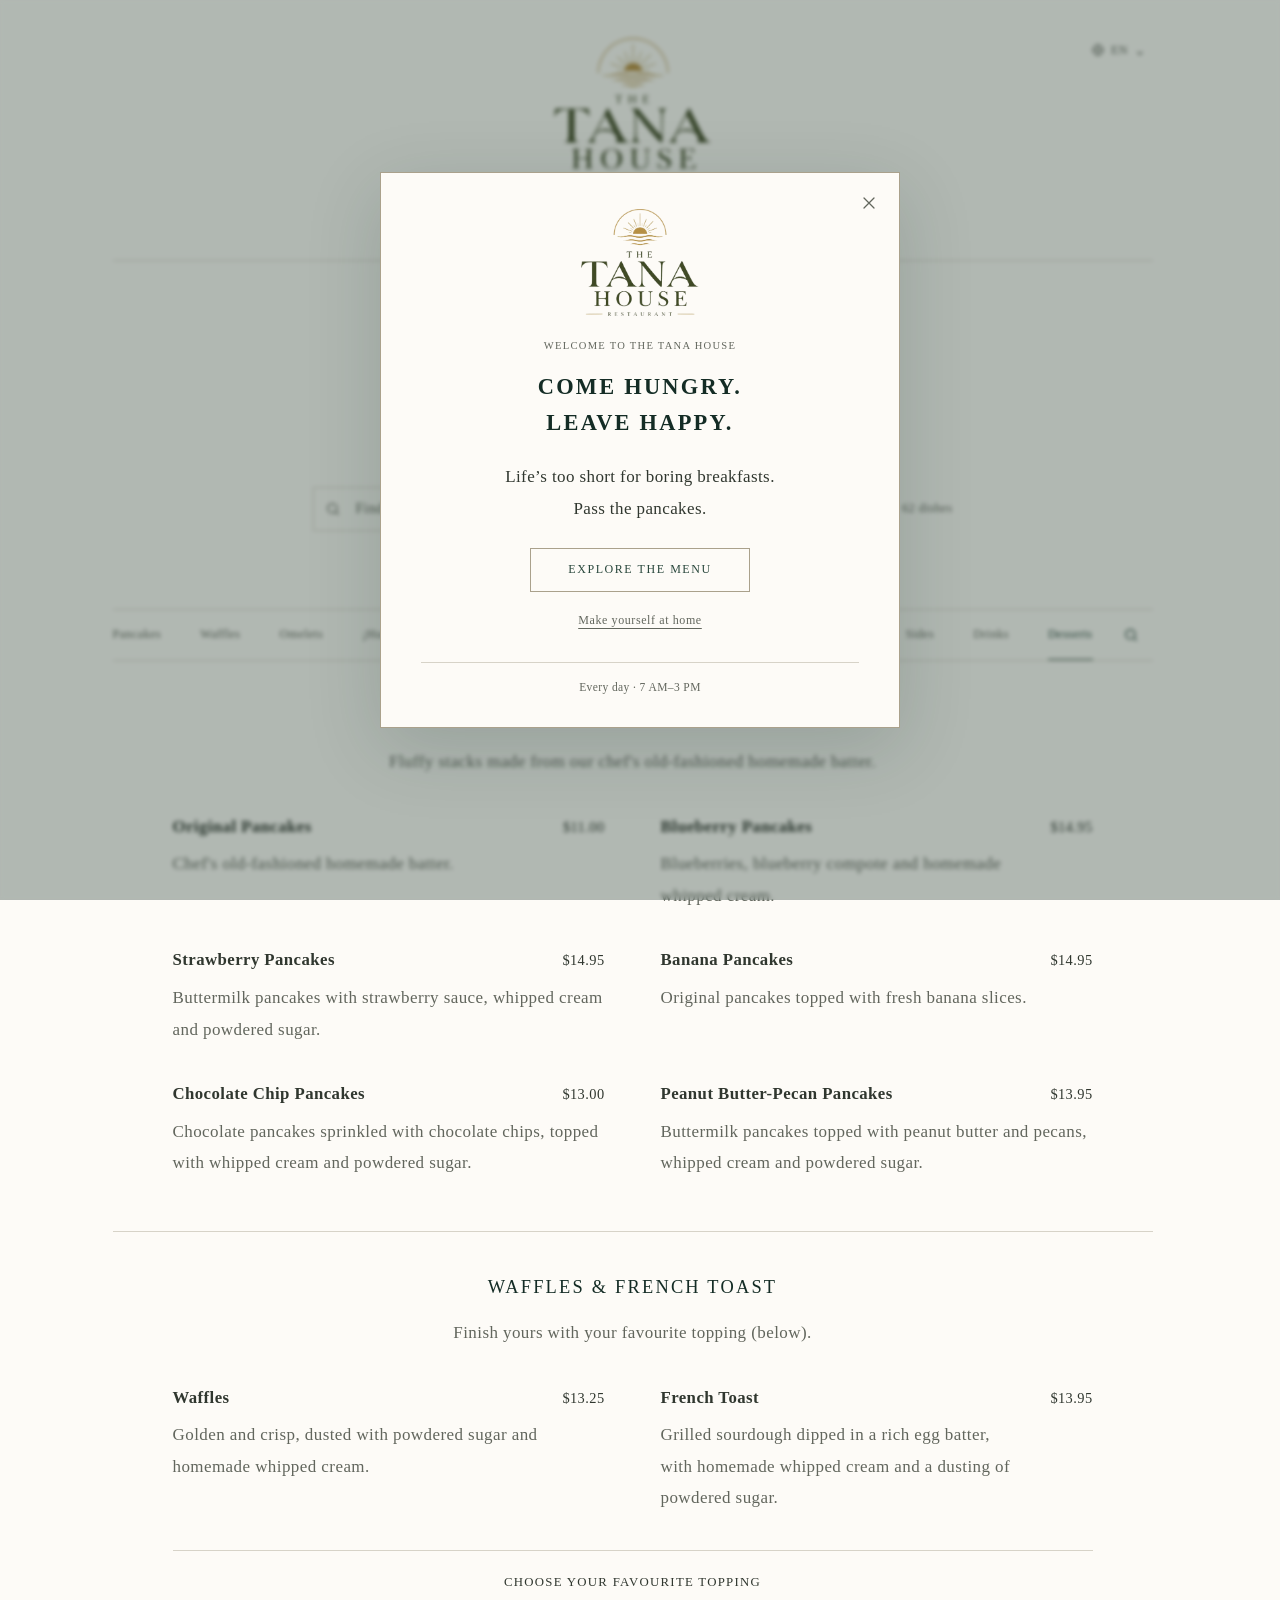
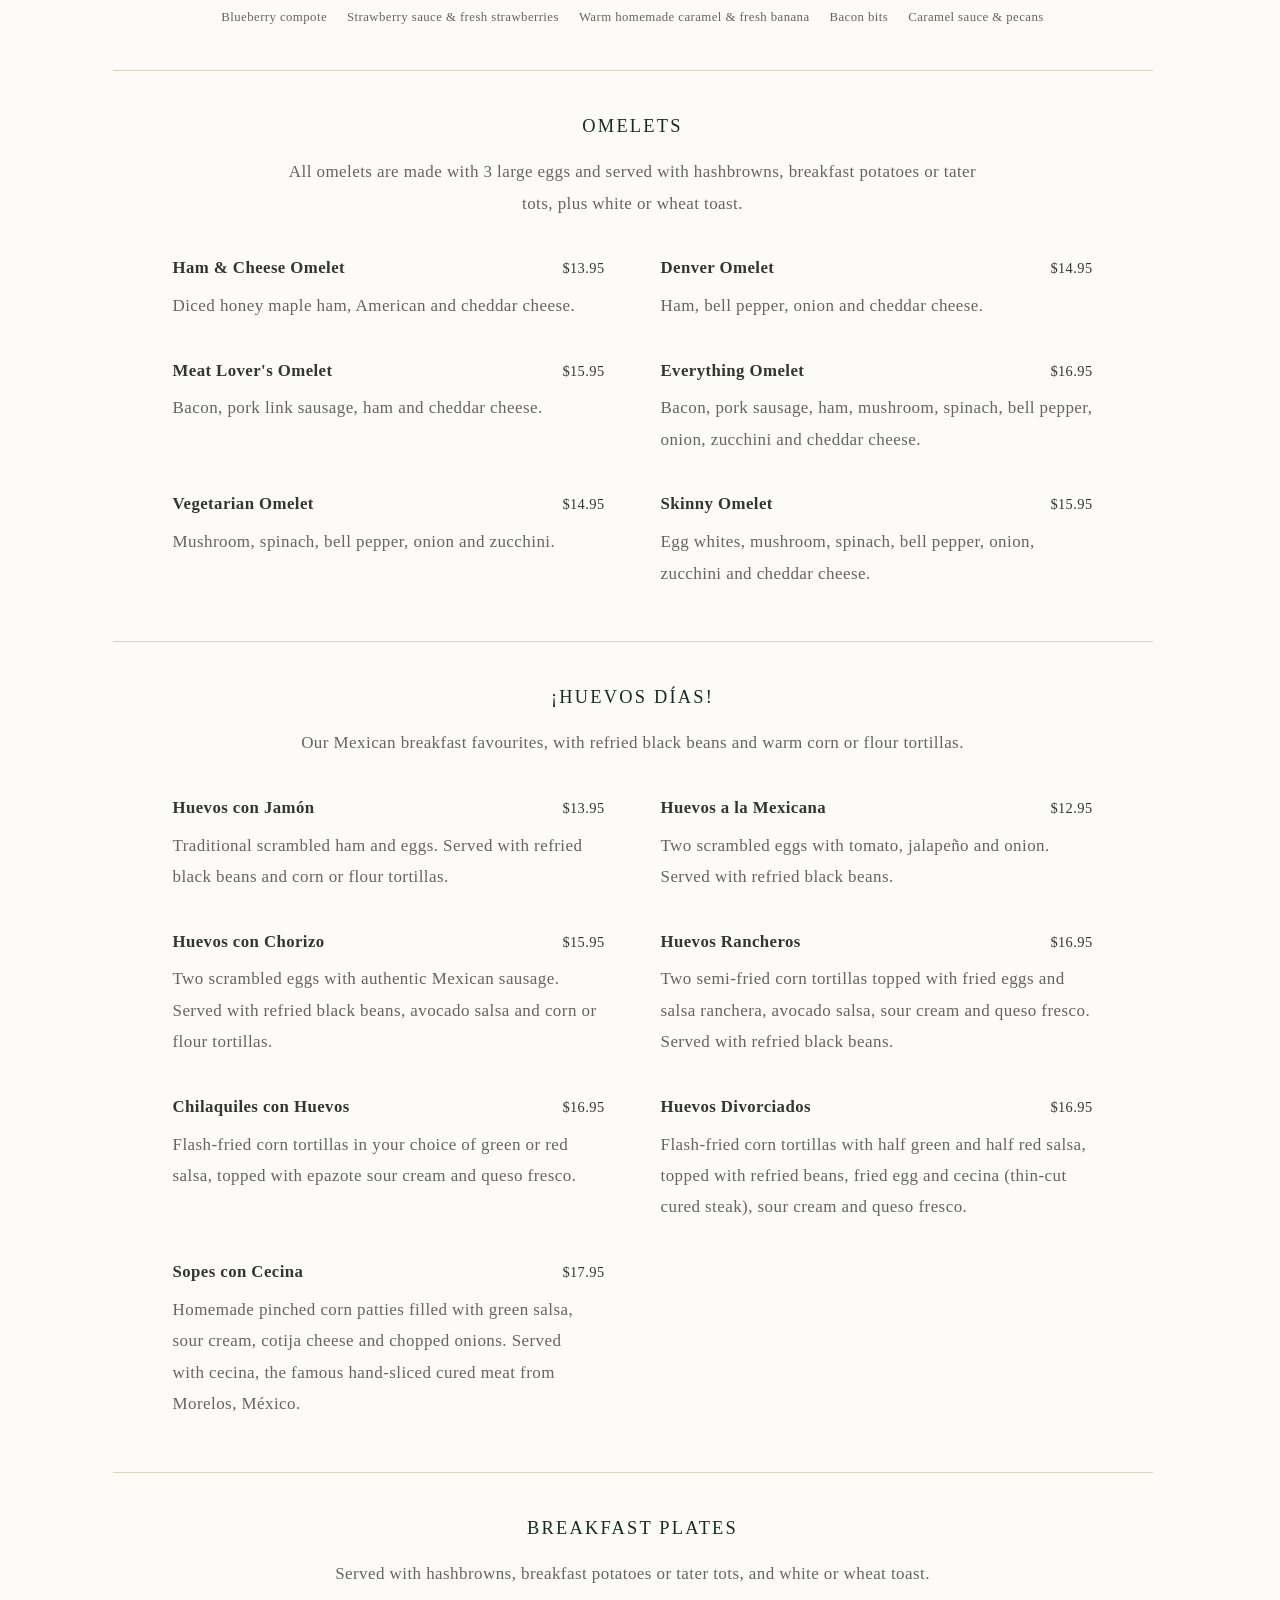
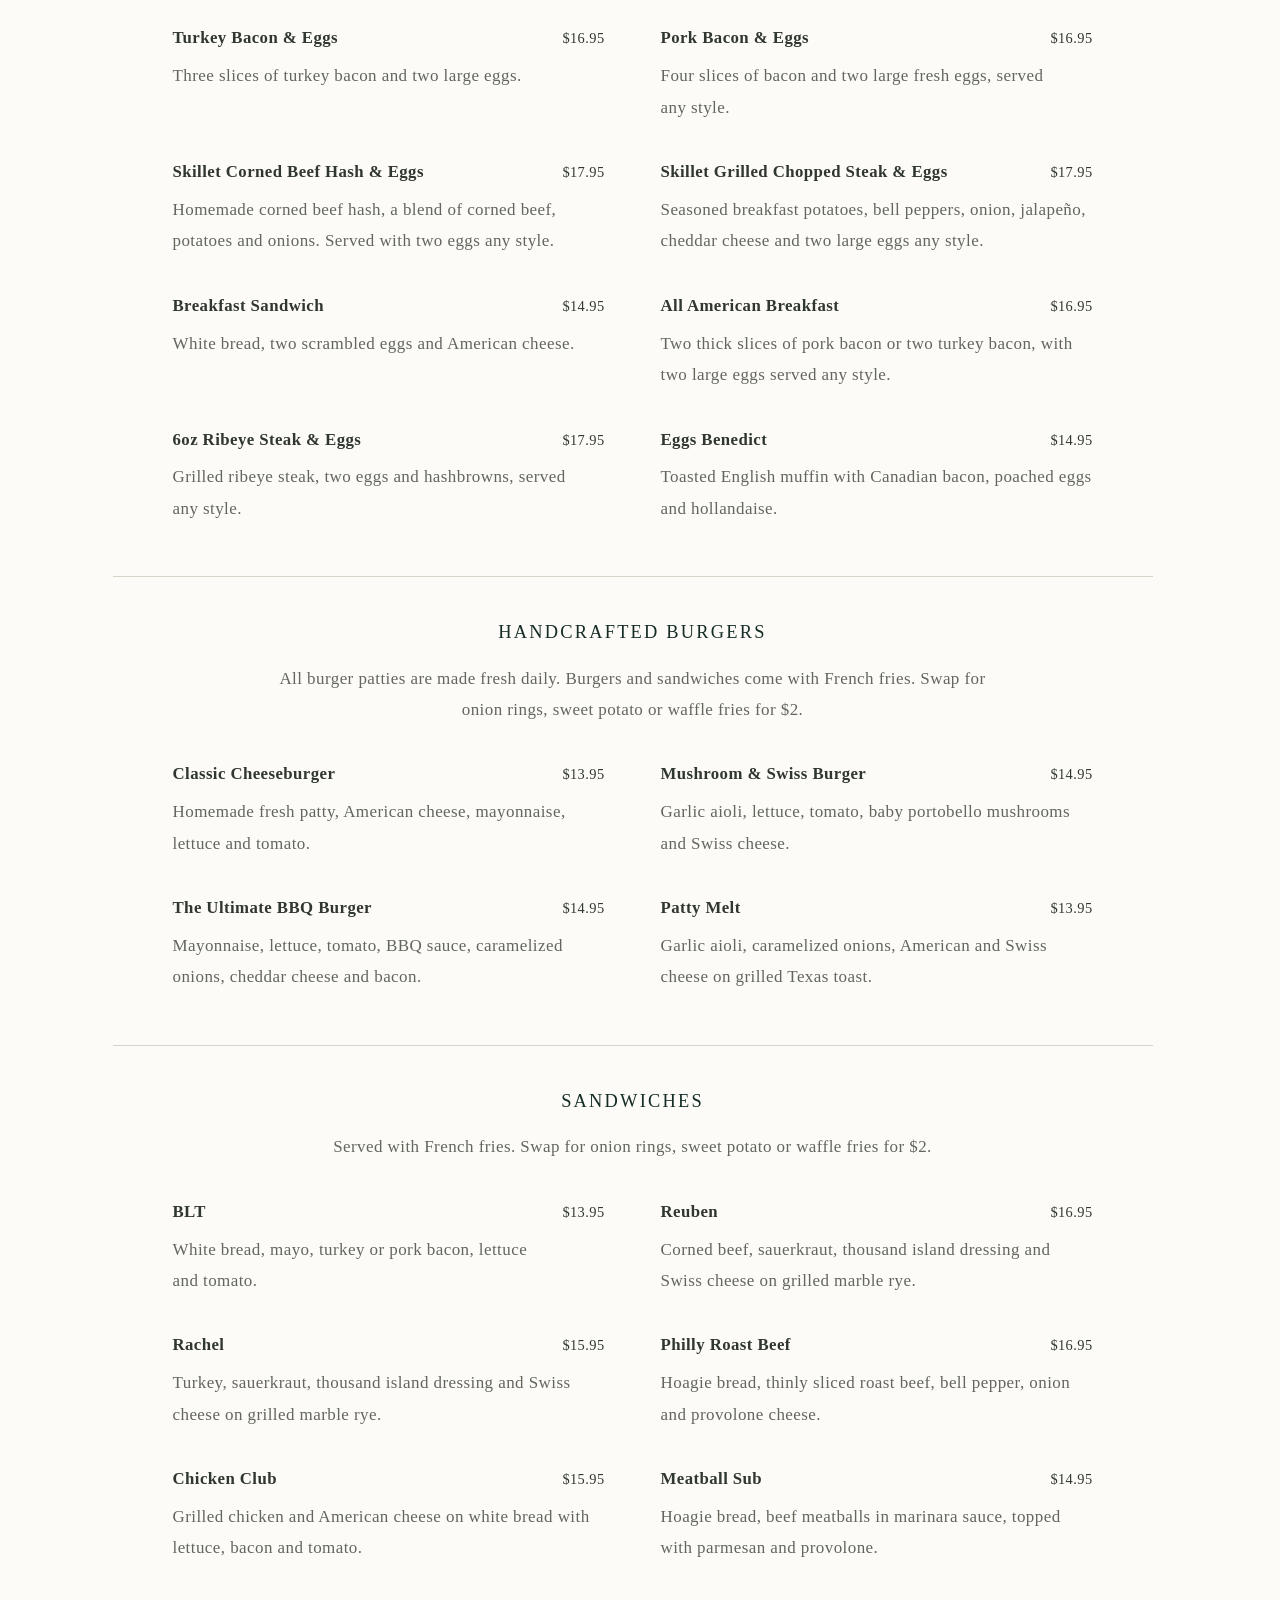
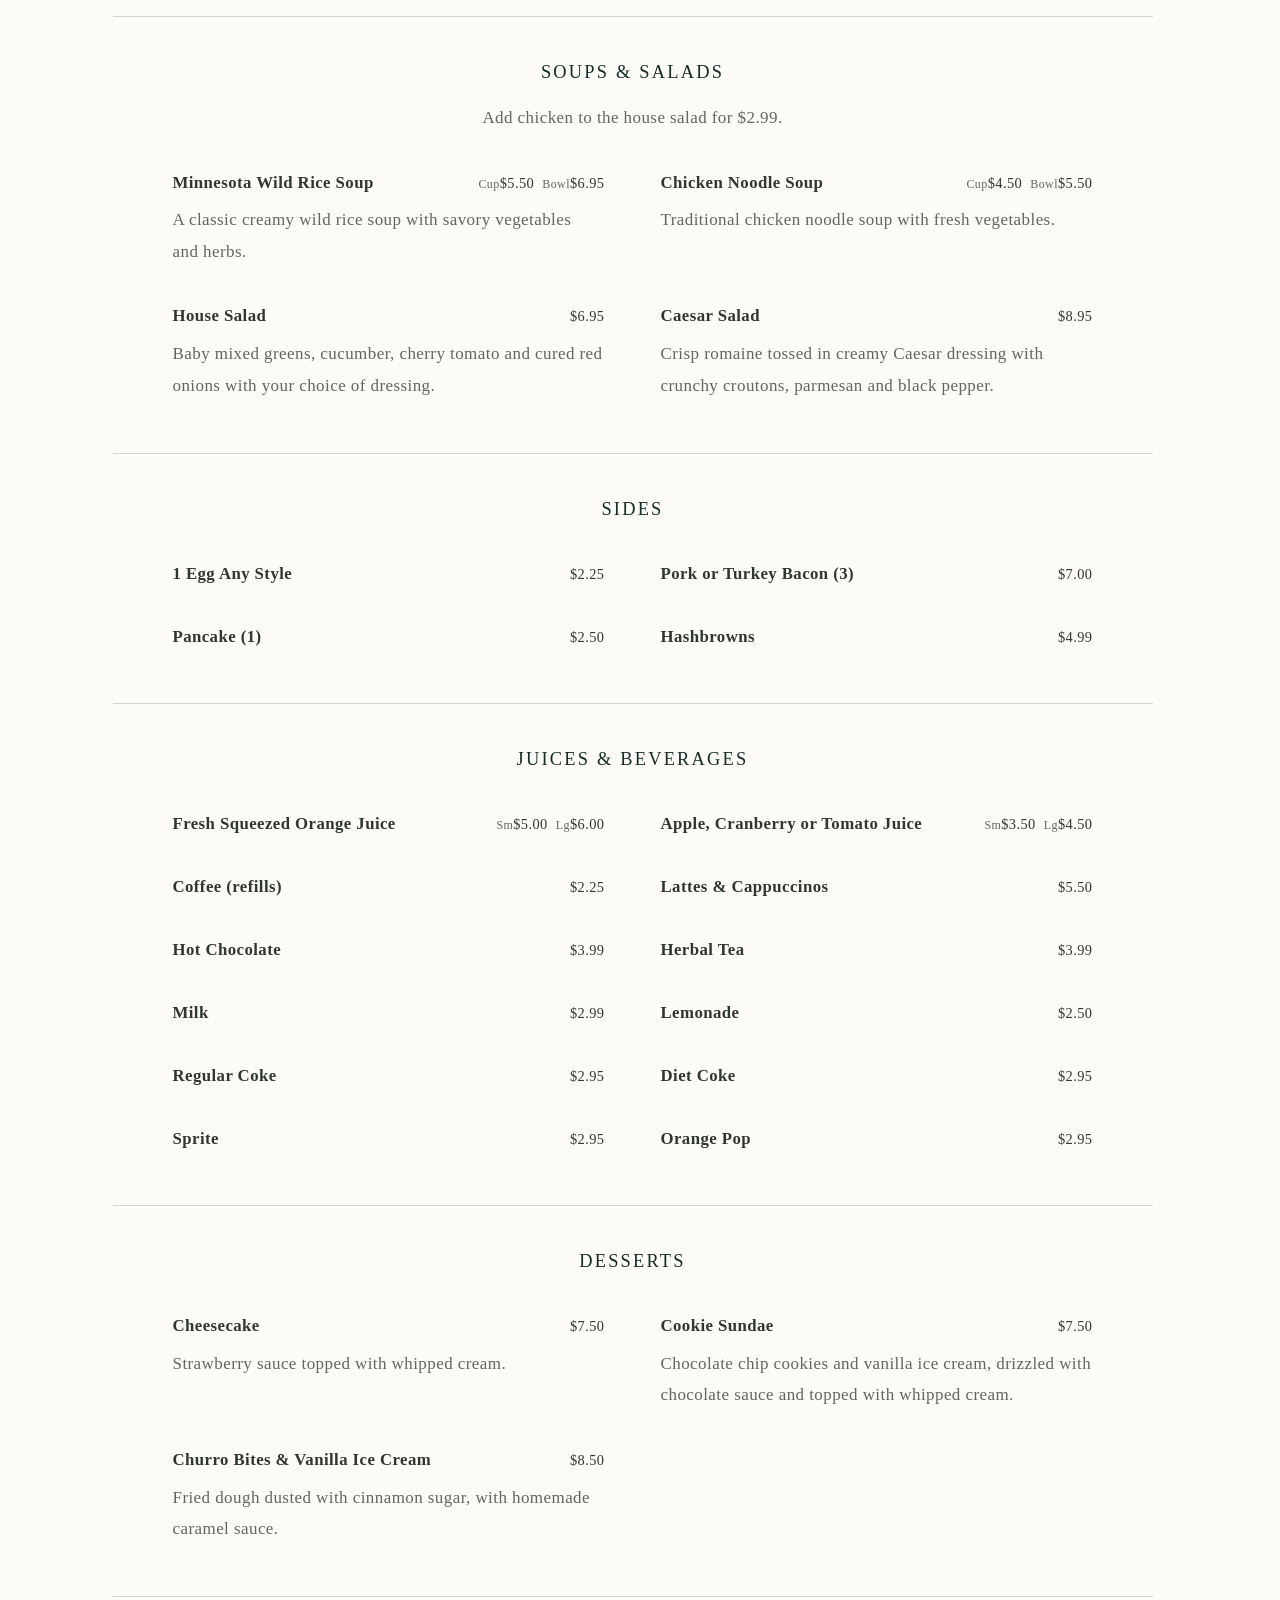
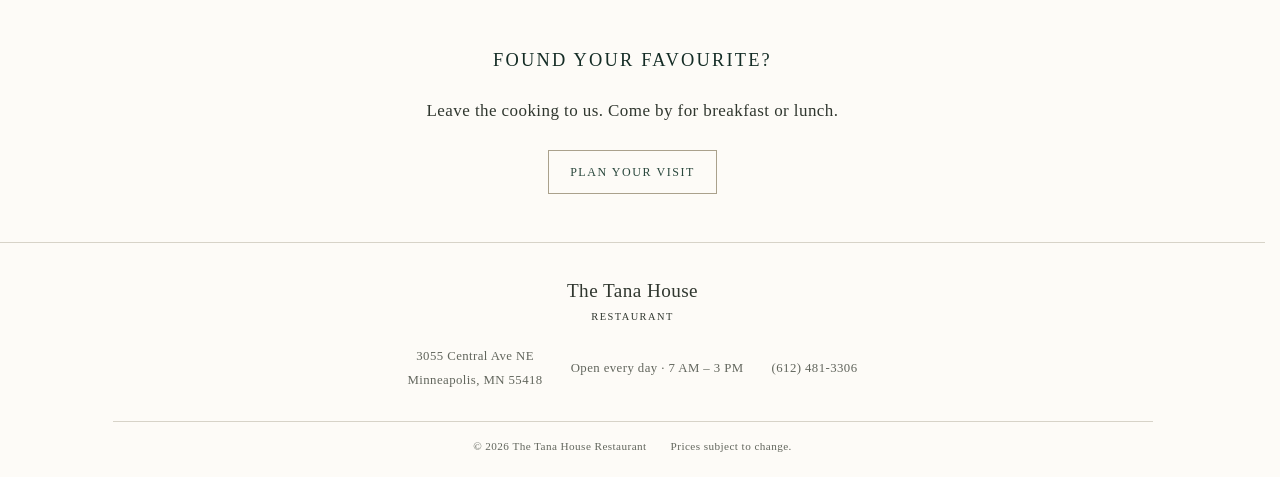
<file: menu.html>
<!DOCTYPE html>
<html lang="en">
<head>
  <meta charset="UTF-8">
  <meta name="viewport" content="width=device-width, initial-scale=1, viewport-fit=cover">
  <title>Menu | The Tana House Restaurant</title>
  <meta name="description" content="The full Tana House breakfast and lunch menu: pancakes, waffles, omelets, ¡Huevos Días! Mexican breakfast, breakfast plates, burgers, sandwiches, soups, salads, drinks and desserts.">
  <meta name="theme-color" content="#FDFBF7">
  <link rel="icon" href="assets/img/logo-emblem.png" type="image/png">
  <link rel="stylesheet" href="assets/css/styles.css">
  <link rel="stylesheet" href="assets/css/languages.css">
  <link rel="stylesheet" href="assets/css/menu.css">
  <link rel="stylesheet" href="assets/css/responsive.css">
  <link rel="alternate" hreflang="en" href="menu.html">
  <link rel="alternate" hreflang="es" href="menu-es.html">
  <link rel="alternate" hreflang="am" href="menu-am.html">
  <link rel="alternate" hreflang="so" href="menu-so.html">
  <link rel="alternate" hreflang="vi" href="menu-vi.html">
  <link rel="alternate" hreflang="x-default" href="menu.html">
  <script type="application/ld+json">
{
 "@context": "https://schema.org",
 "@type": "Restaurant",
 "name": "The Tana House",
 "description": "Breakfast and lunch restaurant in Northeast Minneapolis: pancakes, omelets, Mexican breakfast, burgers, sandwiches, soups and desserts.",
 "address": {
  "@type": "PostalAddress",
  "streetAddress": "3055 Central Ave NE",
  "addressLocality": "Minneapolis",
  "addressRegion": "MN",
  "postalCode": "55418",
  "addressCountry": "US"
 },
 "openingHoursSpecification": [
  {
   "@type": "OpeningHoursSpecification",
   "dayOfWeek": [
    "Monday",
    "Tuesday",
    "Wednesday",
    "Thursday",
    "Friday",
    "Saturday",
    "Sunday"
   ],
   "opens": "07:00",
   "closes": "15:00"
  }
 ],
 "servesCuisine": [
  "Breakfast",
  "Brunch",
  "American",
  "Mexican"
 ],
 "priceRange": "$$",
 "hasMenu": "menu.html",
 "image": "assets/img/logo.png"
}
  </script>
  <script type="application/ld+json">
{
 "@context": "https://schema.org",
 "@type": "Menu",
 "name": "The Tana House Breakfast & Lunch Menu",
 "hasMenuSection": [
  {
   "@type": "MenuSection",
   "name": "Classic Pancakes",
   "hasMenuItem": [
    {
     "@type": "MenuItem",
     "name": "Original Pancakes",
     "offers": {
      "@type": "Offer",
      "price": "11.00",
      "priceCurrency": "USD"
     },
     "description": "Chef's old-fashioned homemade batter."
    },
    {
     "@type": "MenuItem",
     "name": "Blueberry Pancakes",
     "offers": {
      "@type": "Offer",
      "price": "14.95",
      "priceCurrency": "USD"
     },
     "description": "Blueberries, blueberry compote and homemade whipped cream."
    },
    {
     "@type": "MenuItem",
     "name": "Strawberry Pancakes",
     "offers": {
      "@type": "Offer",
      "price": "14.95",
      "priceCurrency": "USD"
     },
     "description": "Buttermilk pancakes with strawberry sauce, whipped cream and powdered sugar."
    },
    {
     "@type": "MenuItem",
     "name": "Banana Pancakes",
     "offers": {
      "@type": "Offer",
      "price": "14.95",
      "priceCurrency": "USD"
     },
     "description": "Original pancakes topped with fresh banana slices."
    },
    {
     "@type": "MenuItem",
     "name": "Chocolate Chip Pancakes",
     "offers": {
      "@type": "Offer",
      "price": "13.00",
      "priceCurrency": "USD"
     },
     "description": "Chocolate pancakes sprinkled with chocolate chips, topped with whipped cream and powdered sugar."
    },
    {
     "@type": "MenuItem",
     "name": "Peanut Butter-Pecan Pancakes",
     "offers": {
      "@type": "Offer",
      "price": "13.95",
      "priceCurrency": "USD"
     },
     "description": "Buttermilk pancakes topped with peanut butter and pecans, whipped cream and powdered sugar."
    }
   ]
  },
  {
   "@type": "MenuSection",
   "name": "Waffles & French Toast",
   "hasMenuItem": [
    {
     "@type": "MenuItem",
     "name": "Waffles",
     "offers": {
      "@type": "Offer",
      "price": "13.25",
      "priceCurrency": "USD"
     },
     "description": "Golden and crisp, dusted with powdered sugar and homemade whipped cream."
    },
    {
     "@type": "MenuItem",
     "name": "French Toast",
     "offers": {
      "@type": "Offer",
      "price": "13.95",
      "priceCurrency": "USD"
     },
     "description": "Grilled sourdough dipped in a rich egg batter, with homemade whipped cream and a dusting of powdered sugar."
    }
   ]
  },
  {
   "@type": "MenuSection",
   "name": "Omelets",
   "hasMenuItem": [
    {
     "@type": "MenuItem",
     "name": "Ham & Cheese Omelet",
     "offers": {
      "@type": "Offer",
      "price": "13.95",
      "priceCurrency": "USD"
     },
     "description": "Diced honey maple ham, American and cheddar cheese."
    },
    {
     "@type": "MenuItem",
     "name": "Denver Omelet",
     "offers": {
      "@type": "Offer",
      "price": "14.95",
      "priceCurrency": "USD"
     },
     "description": "Ham, bell pepper, onion and cheddar cheese."
    },
    {
     "@type": "MenuItem",
     "name": "Meat Lover's Omelet",
     "offers": {
      "@type": "Offer",
      "price": "15.95",
      "priceCurrency": "USD"
     },
     "description": "Bacon, pork link sausage, ham and cheddar cheese."
    },
    {
     "@type": "MenuItem",
     "name": "Everything Omelet",
     "offers": {
      "@type": "Offer",
      "price": "16.95",
      "priceCurrency": "USD"
     },
     "description": "Bacon, pork sausage, ham, mushroom, spinach, bell pepper, onion, zucchini and cheddar cheese."
    },
    {
     "@type": "MenuItem",
     "name": "Vegetarian Omelet",
     "offers": {
      "@type": "Offer",
      "price": "14.95",
      "priceCurrency": "USD"
     },
     "description": "Mushroom, spinach, bell pepper, onion and zucchini."
    },
    {
     "@type": "MenuItem",
     "name": "Skinny Omelet",
     "offers": {
      "@type": "Offer",
      "price": "15.95",
      "priceCurrency": "USD"
     },
     "description": "Egg whites, mushroom, spinach, bell pepper, onion, zucchini and cheddar cheese."
    }
   ]
  },
  {
   "@type": "MenuSection",
   "name": "¡Huevos Días!",
   "hasMenuItem": [
    {
     "@type": "MenuItem",
     "name": "Huevos con Jamón",
     "offers": {
      "@type": "Offer",
      "price": "13.95",
      "priceCurrency": "USD"
     },
     "description": "Traditional scrambled ham and eggs. Served with refried black beans and corn or flour tortillas."
    },
    {
     "@type": "MenuItem",
     "name": "Huevos a la Mexicana",
     "offers": {
      "@type": "Offer",
      "price": "12.95",
      "priceCurrency": "USD"
     },
     "description": "Two scrambled eggs with tomato, jalapeño and onion. Served with refried black beans."
    },
    {
     "@type": "MenuItem",
     "name": "Huevos con Chorizo",
     "offers": {
      "@type": "Offer",
      "price": "15.95",
      "priceCurrency": "USD"
     },
     "description": "Two scrambled eggs with authentic Mexican sausage. Served with refried black beans, avocado salsa and corn or flour tortillas."
    },
    {
     "@type": "MenuItem",
     "name": "Huevos Rancheros",
     "offers": {
      "@type": "Offer",
      "price": "16.95",
      "priceCurrency": "USD"
     },
     "description": "Two semi-fried corn tortillas topped with fried eggs and salsa ranchera, avocado salsa, sour cream and queso fresco. Served with refried black beans."
    },
    {
     "@type": "MenuItem",
     "name": "Chilaquiles con Huevos",
     "offers": {
      "@type": "Offer",
      "price": "16.95",
      "priceCurrency": "USD"
     },
     "description": "Flash-fried corn tortillas in your choice of green or red salsa, topped with epazote sour cream and queso fresco."
    },
    {
     "@type": "MenuItem",
     "name": "Huevos Divorciados",
     "offers": {
      "@type": "Offer",
      "price": "16.95",
      "priceCurrency": "USD"
     },
     "description": "Flash-fried corn tortillas with half green and half red salsa, topped with refried beans, fried egg and cecina (thin-cut cured steak), sour cream and queso fresco."
    },
    {
     "@type": "MenuItem",
     "name": "Sopes con Cecina",
     "offers": {
      "@type": "Offer",
      "price": "17.95",
      "priceCurrency": "USD"
     },
     "description": "Homemade pinched corn patties filled with green salsa, sour cream, cotija cheese and chopped onions. Served with cecina, the famous hand-sliced cured meat from Morelos, México."
    }
   ]
  },
  {
   "@type": "MenuSection",
   "name": "Breakfast Plates",
   "hasMenuItem": [
    {
     "@type": "MenuItem",
     "name": "Turkey Bacon & Eggs",
     "offers": {
      "@type": "Offer",
      "price": "16.95",
      "priceCurrency": "USD"
     },
     "description": "Three slices of turkey bacon and two large eggs."
    },
    {
     "@type": "MenuItem",
     "name": "Pork Bacon & Eggs",
     "offers": {
      "@type": "Offer",
      "price": "16.95",
      "priceCurrency": "USD"
     },
     "description": "Four slices of bacon and two large fresh eggs, served any style."
    },
    {
     "@type": "MenuItem",
     "name": "Skillet Corned Beef Hash & Eggs",
     "offers": {
      "@type": "Offer",
      "price": "17.95",
      "priceCurrency": "USD"
     },
     "description": "Homemade corned beef hash, a blend of corned beef, potatoes and onions. Served with two eggs any style."
    },
    {
     "@type": "MenuItem",
     "name": "Skillet Grilled Chopped Steak & Eggs",
     "offers": {
      "@type": "Offer",
      "price": "17.95",
      "priceCurrency": "USD"
     },
     "description": "Seasoned breakfast potatoes, bell peppers, onion, jalapeño, cheddar cheese and two large eggs any style."
    },
    {
     "@type": "MenuItem",
     "name": "Breakfast Sandwich",
     "offers": {
      "@type": "Offer",
      "price": "14.95",
      "priceCurrency": "USD"
     },
     "description": "White bread, two scrambled eggs and American cheese."
    },
    {
     "@type": "MenuItem",
     "name": "All American Breakfast",
     "offers": {
      "@type": "Offer",
      "price": "16.95",
      "priceCurrency": "USD"
     },
     "description": "Two thick slices of pork bacon or two turkey bacon, with two large eggs served any style."
    },
    {
     "@type": "MenuItem",
     "name": "6oz Ribeye Steak & Eggs",
     "offers": {
      "@type": "Offer",
      "price": "17.95",
      "priceCurrency": "USD"
     },
     "description": "Grilled ribeye steak, two eggs and hashbrowns, served any style."
    },
    {
     "@type": "MenuItem",
     "name": "Eggs Benedict",
     "offers": {
      "@type": "Offer",
      "price": "14.95",
      "priceCurrency": "USD"
     },
     "description": "Toasted English muffin with Canadian bacon, poached eggs and hollandaise."
    }
   ]
  },
  {
   "@type": "MenuSection",
   "name": "Handcrafted Burgers",
   "hasMenuItem": [
    {
     "@type": "MenuItem",
     "name": "Classic Cheeseburger",
     "offers": {
      "@type": "Offer",
      "price": "13.95",
      "priceCurrency": "USD"
     },
     "description": "Homemade fresh patty, American cheese, mayonnaise, lettuce and tomato."
    },
    {
     "@type": "MenuItem",
     "name": "Mushroom & Swiss Burger",
     "offers": {
      "@type": "Offer",
      "price": "14.95",
      "priceCurrency": "USD"
     },
     "description": "Garlic aioli, lettuce, tomato, baby portobello mushrooms and Swiss cheese."
    },
    {
     "@type": "MenuItem",
     "name": "The Ultimate BBQ Burger",
     "offers": {
      "@type": "Offer",
      "price": "14.95",
      "priceCurrency": "USD"
     },
     "description": "Mayonnaise, lettuce, tomato, BBQ sauce, caramelized onions, cheddar cheese and bacon."
    },
    {
     "@type": "MenuItem",
     "name": "Patty Melt",
     "offers": {
      "@type": "Offer",
      "price": "13.95",
      "priceCurrency": "USD"
     },
     "description": "Garlic aioli, caramelized onions, American and Swiss cheese on grilled Texas toast."
    }
   ]
  },
  {
   "@type": "MenuSection",
   "name": "Sandwiches",
   "hasMenuItem": [
    {
     "@type": "MenuItem",
     "name": "BLT",
     "offers": {
      "@type": "Offer",
      "price": "13.95",
      "priceCurrency": "USD"
     },
     "description": "White bread, mayo, turkey or pork bacon, lettuce and tomato."
    },
    {
     "@type": "MenuItem",
     "name": "Reuben",
     "offers": {
      "@type": "Offer",
      "price": "16.95",
      "priceCurrency": "USD"
     },
     "description": "Corned beef, sauerkraut, thousand island dressing and Swiss cheese on grilled marble rye."
    },
    {
     "@type": "MenuItem",
     "name": "Rachel",
     "offers": {
      "@type": "Offer",
      "price": "15.95",
      "priceCurrency": "USD"
     },
     "description": "Turkey, sauerkraut, thousand island dressing and Swiss cheese on grilled marble rye."
    },
    {
     "@type": "MenuItem",
     "name": "Philly Roast Beef",
     "offers": {
      "@type": "Offer",
      "price": "16.95",
      "priceCurrency": "USD"
     },
     "description": "Hoagie bread, thinly sliced roast beef, bell pepper, onion and provolone cheese."
    },
    {
     "@type": "MenuItem",
     "name": "Chicken Club",
     "offers": {
      "@type": "Offer",
      "price": "15.95",
      "priceCurrency": "USD"
     },
     "description": "Grilled chicken and American cheese on white bread with lettuce, bacon and tomato."
    },
    {
     "@type": "MenuItem",
     "name": "Meatball Sub",
     "offers": {
      "@type": "Offer",
      "price": "14.95",
      "priceCurrency": "USD"
     },
     "description": "Hoagie bread, beef meatballs in marinara sauce, topped with parmesan and provolone."
    }
   ]
  },
  {
   "@type": "MenuSection",
   "name": "Soups & Salads",
   "hasMenuItem": [
    {
     "@type": "MenuItem",
     "name": "Minnesota Wild Rice Soup",
     "offers": {
      "@type": "Offer",
      "price": "5.50",
      "priceCurrency": "USD"
     },
     "description": "A classic creamy wild rice soup with savory vegetables and herbs."
    },
    {
     "@type": "MenuItem",
     "name": "Chicken Noodle Soup",
     "offers": {
      "@type": "Offer",
      "price": "4.50",
      "priceCurrency": "USD"
     },
     "description": "Traditional chicken noodle soup with fresh vegetables."
    },
    {
     "@type": "MenuItem",
     "name": "House Salad",
     "offers": {
      "@type": "Offer",
      "price": "6.95",
      "priceCurrency": "USD"
     },
     "description": "Baby mixed greens, cucumber, cherry tomato and cured red onions with your choice of dressing."
    },
    {
     "@type": "MenuItem",
     "name": "Caesar Salad",
     "offers": {
      "@type": "Offer",
      "price": "8.95",
      "priceCurrency": "USD"
     },
     "description": "Crisp romaine tossed in creamy Caesar dressing with crunchy croutons, parmesan and black pepper."
    }
   ]
  },
  {
   "@type": "MenuSection",
   "name": "Sides",
   "hasMenuItem": [
    {
     "@type": "MenuItem",
     "name": "1 Egg Any Style",
     "offers": {
      "@type": "Offer",
      "price": "2.25",
      "priceCurrency": "USD"
     }
    },
    {
     "@type": "MenuItem",
     "name": "Pork or Turkey Bacon (3)",
     "offers": {
      "@type": "Offer",
      "price": "7.00",
      "priceCurrency": "USD"
     }
    },
    {
     "@type": "MenuItem",
     "name": "Pancake (1)",
     "offers": {
      "@type": "Offer",
      "price": "2.50",
      "priceCurrency": "USD"
     }
    },
    {
     "@type": "MenuItem",
     "name": "Hashbrowns",
     "offers": {
      "@type": "Offer",
      "price": "4.99",
      "priceCurrency": "USD"
     }
    }
   ]
  },
  {
   "@type": "MenuSection",
   "name": "Juices & Beverages",
   "hasMenuItem": [
    {
     "@type": "MenuItem",
     "name": "Fresh Squeezed Orange Juice",
     "offers": {
      "@type": "Offer",
      "price": "5.00",
      "priceCurrency": "USD"
     }
    },
    {
     "@type": "MenuItem",
     "name": "Apple, Cranberry or Tomato Juice",
     "offers": {
      "@type": "Offer",
      "price": "3.50",
      "priceCurrency": "USD"
     }
    },
    {
     "@type": "MenuItem",
     "name": "Coffee (refills)",
     "offers": {
      "@type": "Offer",
      "price": "2.25",
      "priceCurrency": "USD"
     }
    },
    {
     "@type": "MenuItem",
     "name": "Lattes & Cappuccinos",
     "offers": {
      "@type": "Offer",
      "price": "5.50",
      "priceCurrency": "USD"
     }
    },
    {
     "@type": "MenuItem",
     "name": "Hot Chocolate",
     "offers": {
      "@type": "Offer",
      "price": "3.99",
      "priceCurrency": "USD"
     }
    },
    {
     "@type": "MenuItem",
     "name": "Herbal Tea",
     "offers": {
      "@type": "Offer",
      "price": "3.99",
      "priceCurrency": "USD"
     }
    },
    {
     "@type": "MenuItem",
     "name": "Milk",
     "offers": {
      "@type": "Offer",
      "price": "2.99",
      "priceCurrency": "USD"
     }
    },
    {
     "@type": "MenuItem",
     "name": "Lemonade",
     "offers": {
      "@type": "Offer",
      "price": "2.50",
      "priceCurrency": "USD"
     }
    },
    {
     "@type": "MenuItem",
     "name": "Regular Coke",
     "offers": {
      "@type": "Offer",
      "price": "2.95",
      "priceCurrency": "USD"
     }
    },
    {
     "@type": "MenuItem",
     "name": "Diet Coke",
     "offers": {
      "@type": "Offer",
      "price": "2.95",
      "priceCurrency": "USD"
     }
    },
    {
     "@type": "MenuItem",
     "name": "Sprite",
     "offers": {
      "@type": "Offer",
      "price": "2.95",
      "priceCurrency": "USD"
     }
    },
    {
     "@type": "MenuItem",
     "name": "Orange Pop",
     "offers": {
      "@type": "Offer",
      "price": "2.95",
      "priceCurrency": "USD"
     }
    }
   ]
  },
  {
   "@type": "MenuSection",
   "name": "Desserts",
   "hasMenuItem": [
    {
     "@type": "MenuItem",
     "name": "Cheesecake",
     "offers": {
      "@type": "Offer",
      "price": "7.50",
      "priceCurrency": "USD"
     },
     "description": "Strawberry sauce topped with whipped cream."
    },
    {
     "@type": "MenuItem",
     "name": "Cookie Sundae",
     "offers": {
      "@type": "Offer",
      "price": "7.50",
      "priceCurrency": "USD"
     },
     "description": "Chocolate chip cookies and vanilla ice cream, drizzled with chocolate sauce and topped with whipped cream."
    },
    {
     "@type": "MenuItem",
     "name": "Churro Bites & Vanilla Ice Cream",
     "offers": {
      "@type": "Offer",
      "price": "8.50",
      "priceCurrency": "USD"
     },
     "description": "Fried dough dusted with cinnamon sugar, with homemade caramel sauce."
    }
   ]
  }
 ]
}
  </script>
</head>
<body class="menu-page">
  <a class="skip-link" href="#main">Skip to content</a>

  <header class="site-header">
    <nav class="nav wrap" aria-label="Main navigation">
      <a class="brand" href="index.html" aria-label="The Tana House — home"><img src="assets/img/logo.png" alt="" width="700" height="637"></a>

      <ul class="nav-links" id="nav-links"><li><a class="btn btn-primary" href="menu.html" aria-current="page">View menu </a></li><li><a href="index.html#story">Our kitchen</a></li><li><a href="index.html#visit">Visit us</a></li></ul>
      <details class="language-picker"><summary aria-label="Choose language"><svg viewBox="0 0 24 24" fill="none" stroke="currentColor" stroke-width="1.6" aria-hidden="true"><circle cx="12" cy="12" r="9"/><path d="M3 12h18M12 3c5 5 5 13 0 18-5-5-5-13 0-18z"/></svg><span>EN</span><span class="language-chevron" aria-hidden="true">⌄</span></summary><div class="language-options"><a class="lang-switch" href="menu.html" lang="en" hreflang="en" aria-current="page">English<span aria-hidden="true">✓</span></a><a class="lang-switch" href="menu-es.html" lang="es" hreflang="es">Español</a><a class="lang-switch" href="menu-am.html" lang="am" hreflang="am">አማርኛ</a><a class="lang-switch" href="menu-so.html" lang="so" hreflang="so">Soomaali</a><a class="lang-switch" href="menu-vi.html" lang="vi" hreflang="vi">Tiếng Việt</a></div></details>

    </nav>
  </header>

  <main id="main">
    <section class="menu-hero">
      <div class="wrap menu-intro">
        <div class="menu-intro-copy"><span class="eyebrow">The Tana House · Breakfast &amp; lunch</span><h1><img class="section-sketch sketch-inline" src="assets/img/sketches/plate.svg" width="112" height="88" alt="" aria-hidden="true" loading="lazy" decoding="async">The menu.</h1><p class="menu-intro-lead">A slow morning. A proper lunch. Find your next favourite, made fresh for you.</p><div class="menu-intro-meta"><span><svg viewBox="0 0 24 24" fill="none" stroke="currentColor" stroke-width="1.7" aria-hidden="true"><circle cx="12" cy="12" r="9"/><path d="M12 7v5l3 2"/></svg>Every day · 7 AM – 3 PM</span><span><i aria-hidden="true"></i>Made to order</span></div></div>

      </div>
    </section>

    <div class="wrap menu-tools" id="menu-tools">
      <div class="menu-tools-top"><div class="menu-search"><svg viewBox="0 0 24 24" fill="none" stroke="currentColor" stroke-width="1.8" stroke-linecap="round" aria-hidden="true"><circle cx="11" cy="11" r="7"/><path d="m20 20-3.5-3.5"/></svg><input id="menu-search" type="search" placeholder="Find a dish, ingredient or craving…" aria-label="Search the menu" autocomplete="off"><button type="button" class="menu-search-clear" data-clear-search aria-label="Clear search" hidden>×</button></div><div class="menu-results"><span class="filter-count" role="status" aria-live="polite" aria-atomic="true">62 dishes</span><button class="menu-reset" type="button" data-reset-menu data-filter-reset hidden>Clear filters</button></div></div>
      <div class="menu-tools-bottom"><div class="filters" role="group" aria-label="Find your craving"><button class="filter-chip" type="button" data-filter="all" aria-pressed="true">All dishes</button>
<button class="filter-chip" type="button" data-filter="sweet" aria-pressed="false">Sweet</button>
<button class="filter-chip" type="button" data-filter="eggs" aria-pressed="false">Eggs</button>
<button class="filter-chip" type="button" data-filter="mexican" aria-pressed="false">Mexican</button>
<button class="filter-chip" type="button" data-filter="lunch" aria-pressed="false">Lunch</button>
<button class="filter-chip" type="button" data-filter="drinks" aria-pressed="false">Drinks</button>
<button class="filter-chip" type="button" data-filter="under10" aria-pressed="false">Under $10</button></div></div>
    </div>

    <div class="wrap menu-layout">
      <nav class="menu-tabs" aria-label="Menu categories"><div class="menu-nav-heading"><h2>Browse menu</h2><button type="button" class="menu-search-jump" data-menu-search-jump aria-label="Search the menu"><svg viewBox="0 0 24 24" fill="none" stroke="currentColor" stroke-width="1.8" stroke-linecap="round" aria-hidden="true"><circle cx="11" cy="11" r="7"/><path d="m20 20-3.5-3.5"/></svg></button></div><ul class="menu-category-list">
<li><a href="#pancakes" class="active" aria-current="location"><span class="menu-category-name">Pancakes</span><span class="menu-category-count" aria-hidden="true">6</span></a></li>
<li><a href="#waffles"><span class="menu-category-name">Waffles</span><span class="menu-category-count" aria-hidden="true">2</span></a></li>
<li><a href="#omelets"><span class="menu-category-name">Omelets</span><span class="menu-category-count" aria-hidden="true">6</span></a></li>
<li><a href="#huevos"><span class="menu-category-name">¡Huevos Días!</span><span class="menu-category-count" aria-hidden="true">7</span></a></li>
<li><a href="#plates"><span class="menu-category-name">Breakfast Plates</span><span class="menu-category-count" aria-hidden="true">8</span></a></li>
<li><a href="#burgers"><span class="menu-category-name">Burgers</span><span class="menu-category-count" aria-hidden="true">4</span></a></li>
<li><a href="#sandwiches"><span class="menu-category-name">Sandwiches</span><span class="menu-category-count" aria-hidden="true">6</span></a></li>
<li><a href="#soups"><span class="menu-category-name">Soups &amp; Salads</span><span class="menu-category-count" aria-hidden="true">4</span></a></li>
<li><a href="#sides"><span class="menu-category-name">Sides</span><span class="menu-category-count" aria-hidden="true">4</span></a></li>
<li><a href="#drinks"><span class="menu-category-name">Drinks</span><span class="menu-category-count" aria-hidden="true">12</span></a></li>
<li><a href="#desserts"><span class="menu-category-name">Desserts</span><span class="menu-category-count" aria-hidden="true">3</span></a></li>
      </ul></nav>
      <div class="menu-content">
<section class="menu-section " id="pancakes">
      <div class="menu-section-grid">
        <header class="menu-section-head"><div class="menu-section-topline"><span class="eyebrow"><span class="menu-section-number">01</span>Stack of three</span><span class="menu-section-count" data-section-count>6 dishes</span></div><h2>Classic Pancakes</h2><p class="note">Fluffy stacks made from our chef's old-fashioned homemade batter.</p></header>
        <div class="menu-section-dishes"><div class="items">
            <article class="item" data-tags="sweet" data-search="Original Pancakes"><img class="item-thumb" src="assets/img/dishes/original-pancakes.jpg" alt="Illustration of Original Pancakes" width="320" height="320" loading="lazy" decoding="async"><div class="item-text"><div class="item-top"><h3>Original Pancakes</h3><span class="price">$11.00</span></div><p>Chef&#x27;s old-fashioned homemade batter.</p></div></article>
            <article class="item" data-tags="sweet" data-search="Blueberry Pancakes"><img class="item-thumb" src="assets/img/dishes/blueberry-pancakes.jpg" alt="Illustration of Blueberry Pancakes" width="640" height="480" loading="lazy" decoding="async"><div class="item-text"><div class="item-top"><h3>Blueberry Pancakes</h3><span class="price">$14.95</span></div><p>Blueberries, blueberry compote and homemade whipped cream.</p></div></article>
            <article class="item" data-tags="sweet" data-search="Strawberry Pancakes"><img class="item-thumb" src="assets/img/dishes/strawberry-pancakes.jpg" alt="Illustration of Strawberry Pancakes" width="320" height="320" loading="lazy" decoding="async"><div class="item-text"><div class="item-top"><h3>Strawberry Pancakes</h3><span class="price">$14.95</span></div><p>Buttermilk pancakes with strawberry sauce, whipped cream and powdered sugar.</p></div></article>
            <article class="item" data-tags="sweet" data-search="Banana Pancakes"><img class="item-thumb" src="assets/img/dishes/banana-pancakes.jpg" alt="Illustration of Banana Pancakes" width="320" height="320" loading="lazy" decoding="async"><div class="item-text"><div class="item-top"><h3>Banana Pancakes</h3><span class="price">$14.95</span></div><p>Original pancakes topped with fresh banana slices.</p></div></article>
            <article class="item" data-tags="sweet" data-search="Chocolate Chip Pancakes"><img class="item-thumb" src="assets/img/dishes/chocolate-chip-pancakes.jpg" alt="Illustration of Chocolate Chip Pancakes" width="320" height="320" loading="lazy" decoding="async"><div class="item-text"><div class="item-top"><h3>Chocolate Chip Pancakes</h3><span class="price">$13.00</span></div><p>Chocolate pancakes sprinkled with chocolate chips, topped with whipped cream and powdered sugar.</p></div></article>
            <article class="item" data-tags="sweet" data-search="Peanut Butter-Pecan Pancakes"><img class="item-thumb" src="assets/img/dishes/peanut-butter-pecan-pancakes.jpg" alt="Illustration of Peanut Butter-Pecan Pancakes" width="320" height="320" loading="lazy" decoding="async"><div class="item-text"><div class="item-top"><h3>Peanut Butter-Pecan Pancakes</h3><span class="price">$13.95</span></div><p>Buttermilk pancakes topped with peanut butter and pecans, whipped cream and powdered sugar.</p></div></article>
          </div></div>
      </div>
    </section>
<section class="menu-section " id="waffles">
      <div class="menu-section-grid">
        <header class="menu-section-head"><div class="menu-section-topline"><span class="eyebrow"><span class="menu-section-number">02</span>Sweet mornings</span><span class="menu-section-count" data-section-count>2 dishes</span></div><h2>Waffles & French Toast</h2><p class="note">Finish yours with your favourite topping (below).</p></header>
        <div class="menu-section-dishes"><div class="items">
            <article class="item" data-tags="sweet" data-search="Waffles"><img class="item-thumb" src="assets/img/dishes/waffles.jpg" alt="Illustration of Waffles" width="320" height="320" loading="lazy" decoding="async"><div class="item-text"><div class="item-top"><h3>Waffles</h3><span class="price">$13.25</span></div><p>Golden and crisp, dusted with powdered sugar and homemade whipped cream.</p></div></article>
            <article class="item" data-tags="sweet" data-search="French Toast"><img class="item-thumb" src="assets/img/dishes/french-toast.jpg" alt="Illustration of French Toast" width="320" height="320" loading="lazy" decoding="async"><div class="item-text"><div class="item-top"><h3>French Toast</h3><span class="price">$13.95</span></div><p>Grilled sourdough dipped in a rich egg batter, with homemade whipped cream and a dusting of powdered sugar.</p></div></article>
          </div>
          <div class="toppings"><h3>Choose your favourite topping</h3><div class="chips"><span>Blueberry compote</span><span>Strawberry sauce &amp; fresh strawberries</span><span>Warm homemade caramel &amp; fresh banana</span><span>Bacon bits</span><span>Caramel sauce &amp; pecans</span></div></div></div>
      </div>
    </section>
<section class="menu-section " id="omelets">
      <div class="menu-section-grid">
        <header class="menu-section-head"><div class="menu-section-topline"><span class="eyebrow"><span class="menu-section-number">03</span>Three large eggs</span><span class="menu-section-count" data-section-count>6 dishes</span></div><h2>Omelets</h2><p class="note">All omelets are made with <b>3 large eggs</b> and served with hashbrowns, breakfast potatoes or tater tots, plus white or wheat toast.</p></header>
        <div class="menu-section-dishes"><div class="items">
            <article class="item" data-tags="eggs" data-search="Ham &amp; Cheese Omelet"><img class="item-thumb" src="assets/img/dishes/ham-cheese-omelet.jpg" alt="Illustration of Ham &amp; Cheese Omelet" width="320" height="320" loading="lazy" decoding="async"><div class="item-text"><div class="item-top"><h3>Ham &amp; Cheese Omelet</h3><span class="price">$13.95</span></div><p>Diced honey maple ham, American and cheddar cheese.</p></div></article>
            <article class="item" data-tags="eggs" data-search="Denver Omelet"><img class="item-thumb" src="assets/img/dishes/denver-omelet.jpg" alt="Illustration of Denver Omelet" width="640" height="480" loading="lazy" decoding="async"><div class="item-text"><div class="item-top"><h3>Denver Omelet</h3><span class="price">$14.95</span></div><p>Ham, bell pepper, onion and cheddar cheese.</p></div></article>
            <article class="item" data-tags="eggs" data-search="Meat Lover&#x27;s Omelet"><img class="item-thumb" src="assets/img/dishes/meat-lover-s-omelet.jpg" alt="Illustration of Meat Lover&#x27;s Omelet" width="320" height="320" loading="lazy" decoding="async"><div class="item-text"><div class="item-top"><h3>Meat Lover&#x27;s Omelet</h3><span class="price">$15.95</span></div><p>Bacon, pork link sausage, ham and cheddar cheese.</p></div></article>
            <article class="item" data-tags="eggs" data-search="Everything Omelet"><img class="item-thumb" src="assets/img/dishes/everything-omelet.jpg" alt="Illustration of Everything Omelet" width="320" height="320" loading="lazy" decoding="async"><div class="item-text"><div class="item-top"><h3>Everything Omelet</h3><span class="price">$16.95</span></div><p>Bacon, pork sausage, ham, mushroom, spinach, bell pepper, onion, zucchini and cheddar cheese.</p></div></article>
            <article class="item" data-tags="eggs" data-search="Vegetarian Omelet"><img class="item-thumb" src="assets/img/dishes/vegetarian-omelet.jpg" alt="Illustration of Vegetarian Omelet" width="320" height="320" loading="lazy" decoding="async"><div class="item-text"><div class="item-top"><h3>Vegetarian Omelet</h3><span class="price">$14.95</span></div><p>Mushroom, spinach, bell pepper, onion and zucchini.</p></div></article>
            <article class="item" data-tags="eggs" data-search="Skinny Omelet"><img class="item-thumb" src="assets/img/dishes/skinny-omelet.jpg" alt="Illustration of Skinny Omelet" width="320" height="320" loading="lazy" decoding="async"><div class="item-text"><div class="item-top"><h3>Skinny Omelet</h3><span class="price">$15.95</span></div><p>Egg whites, mushroom, spinach, bell pepper, onion, zucchini and cheddar cheese.</p></div></article>
          </div></div>
      </div>
    </section>
<section class="menu-section mex" id="huevos">
      <div class="menu-section-grid">
        <header class="menu-section-head"><div class="menu-section-topline"><span class="eyebrow"><span class="menu-section-number">04</span>Mexican breakfast</span><span class="menu-section-count" data-section-count>7 dishes</span></div><h2>¡Huevos <em>Días!</em></h2><p class="note">Our Mexican breakfast favourites, with refried black beans and warm corn or flour tortillas.</p></header>
        <div class="menu-section-dishes"><div class="items">
            <article class="item" data-tags="eggs mexican" data-search="Huevos con Jamón"><img class="item-thumb" src="assets/img/dishes/huevos-con-jamon.jpg" alt="Illustration of Huevos con Jamón" width="320" height="320" loading="lazy" decoding="async"><div class="item-text"><div class="item-top"><h3>Huevos con Jamón</h3><span class="price">$13.95</span></div><p>Traditional scrambled ham and eggs. Served with refried black beans and corn or flour tortillas.</p></div></article>
            <article class="item" data-tags="eggs mexican" data-search="Huevos a la Mexicana"><img class="item-thumb" src="assets/img/dishes/huevos-a-la-mexicana.jpg" alt="Illustration of Huevos a la Mexicana" width="320" height="320" loading="lazy" decoding="async"><div class="item-text"><div class="item-top"><h3>Huevos a la Mexicana</h3><span class="price">$12.95</span></div><p>Two scrambled eggs with tomato, jalapeño and onion. Served with refried black beans.</p></div></article>
            <article class="item" data-tags="eggs mexican" data-search="Huevos con Chorizo"><img class="item-thumb" src="assets/img/dishes/huevos-con-chorizo.jpg" alt="Illustration of Huevos con Chorizo" width="320" height="320" loading="lazy" decoding="async"><div class="item-text"><div class="item-top"><h3>Huevos con Chorizo</h3><span class="price">$15.95</span></div><p>Two scrambled eggs with authentic Mexican sausage. Served with refried black beans, avocado salsa and corn or flour tortillas.</p></div></article>
            <article class="item" data-tags="eggs mexican" data-search="Huevos Rancheros"><img class="item-thumb" src="assets/img/dishes/huevos-rancheros.jpg" alt="Illustration of Huevos Rancheros" width="320" height="320" loading="lazy" decoding="async"><div class="item-text"><div class="item-top"><h3>Huevos Rancheros</h3><span class="price">$16.95</span></div><p>Two semi-fried corn tortillas topped with fried eggs and salsa ranchera, avocado salsa, sour cream and queso fresco. Served with refried black beans.</p></div></article>
            <article class="item" data-tags="eggs mexican" data-search="Chilaquiles con Huevos"><img class="item-thumb" src="assets/img/dishes/chilaquiles-con-huevos.jpg" alt="Illustration of Chilaquiles con Huevos" width="320" height="320" loading="lazy" decoding="async"><div class="item-text"><div class="item-top"><h3>Chilaquiles con Huevos</h3><span class="price">$16.95</span></div><p>Flash-fried corn tortillas in your choice of green or red salsa, topped with epazote sour cream and queso fresco.</p></div></article>
            <article class="item" data-tags="eggs mexican" data-search="Huevos Divorciados"><img class="item-thumb" src="assets/img/dishes/huevos-divorciados.jpg" alt="Illustration of Huevos Divorciados" width="320" height="320" loading="lazy" decoding="async"><div class="item-text"><div class="item-top"><h3>Huevos Divorciados</h3><span class="price">$16.95</span></div><p>Flash-fried corn tortillas with half green and half red salsa, topped with refried beans, fried egg and cecina (thin-cut cured steak), sour cream and queso fresco.</p></div></article>
            <article class="item" data-tags="eggs mexican" data-search="Sopes con Cecina"><img class="item-thumb" src="assets/img/dishes/sopes-con-cecina.jpg" alt="Illustration of Sopes con Cecina" width="320" height="320" loading="lazy" decoding="async"><div class="item-text"><div class="item-top"><h3>Sopes con Cecina</h3><span class="price">$17.95</span></div><p>Homemade pinched corn patties filled with green salsa, sour cream, cotija cheese and chopped onions. Served with cecina, the famous hand-sliced cured meat from Morelos, México.</p></div></article>
          </div></div>
      </div>
    </section>
<section class="menu-section " id="plates">
      <div class="menu-section-grid">
        <header class="menu-section-head"><div class="menu-section-topline"><span class="eyebrow"><span class="menu-section-number">05</span>Diner classics</span><span class="menu-section-count" data-section-count>8 dishes</span></div><h2>Breakfast Plates</h2><p class="note">Served with hashbrowns, breakfast potatoes or tater tots, and white or wheat toast.</p></header>
        <div class="menu-section-dishes"><div class="items">
            <article class="item" data-tags="eggs" data-search="Turkey Bacon &amp; Eggs"><img class="item-thumb" src="assets/img/dishes/turkey-bacon-eggs.jpg" alt="Illustration of Turkey Bacon &amp; Eggs" width="320" height="320" loading="lazy" decoding="async"><div class="item-text"><div class="item-top"><h3>Turkey Bacon &amp; Eggs</h3><span class="price">$16.95</span></div><p>Three slices of turkey bacon and two large eggs.</p></div></article>
            <article class="item" data-tags="eggs" data-search="Pork Bacon &amp; Eggs"><img class="item-thumb" src="assets/img/dishes/pork-bacon-eggs.jpg" alt="Illustration of Pork Bacon &amp; Eggs" width="320" height="320" loading="lazy" decoding="async"><div class="item-text"><div class="item-top"><h3>Pork Bacon &amp; Eggs</h3><span class="price">$16.95</span></div><p>Four slices of bacon and two large fresh eggs, served any style.</p></div></article>
            <article class="item" data-tags="eggs" data-search="Skillet Corned Beef Hash &amp; Eggs"><img class="item-thumb" src="assets/img/dishes/skillet-corned-beef-hash-eggs.jpg" alt="Illustration of Skillet Corned Beef Hash &amp; Eggs" width="320" height="320" loading="lazy" decoding="async"><div class="item-text"><div class="item-top"><h3>Skillet Corned Beef Hash &amp; Eggs</h3><span class="price">$17.95</span></div><p>Homemade corned beef hash, a blend of corned beef, potatoes and onions. Served with two eggs any style.</p></div></article>
            <article class="item" data-tags="eggs" data-search="Skillet Grilled Chopped Steak &amp; Eggs"><img class="item-thumb" src="assets/img/dishes/skillet-grilled-chopped-steak-eggs.jpg" alt="Illustration of Skillet Grilled Chopped Steak &amp; Eggs" width="320" height="320" loading="lazy" decoding="async"><div class="item-text"><div class="item-top"><h3>Skillet Grilled Chopped Steak &amp; Eggs</h3><span class="price">$17.95</span></div><p>Seasoned breakfast potatoes, bell peppers, onion, jalapeño, cheddar cheese and two large eggs any style.</p></div></article>
            <article class="item" data-tags="eggs" data-search="Breakfast Sandwich"><img class="item-thumb" src="assets/img/dishes/breakfast-sandwich.jpg" alt="Illustration of Breakfast Sandwich" width="320" height="320" loading="lazy" decoding="async"><div class="item-text"><div class="item-top"><h3>Breakfast Sandwich</h3><span class="price">$14.95</span></div><p>White bread, two scrambled eggs and American cheese.</p></div></article>
            <article class="item" data-tags="eggs" data-search="All American Breakfast"><img class="item-thumb" src="assets/img/dishes/all-american-breakfast.jpg" alt="Illustration of All American Breakfast" width="320" height="320" loading="lazy" decoding="async"><div class="item-text"><div class="item-top"><h3>All American Breakfast</h3><span class="price">$16.95</span></div><p>Two thick slices of pork bacon or two turkey bacon, with two large eggs served any style.</p></div></article>
            <article class="item" data-tags="eggs" data-search="6oz Ribeye Steak &amp; Eggs"><img class="item-thumb" src="assets/img/dishes/6oz-ribeye-steak-eggs.jpg" alt="Illustration of 6oz Ribeye Steak &amp; Eggs" width="320" height="320" loading="lazy" decoding="async"><div class="item-text"><div class="item-top"><h3>6oz Ribeye Steak &amp; Eggs</h3><span class="price">$17.95</span></div><p>Grilled ribeye steak, two eggs and hashbrowns, served any style.</p></div></article>
            <article class="item" data-tags="eggs" data-search="Eggs Benedict"><img class="item-thumb" src="assets/img/dishes/eggs-benedict.jpg" alt="Illustration of Eggs Benedict" width="320" height="320" loading="lazy" decoding="async"><div class="item-text"><div class="item-top"><h3>Eggs Benedict</h3><span class="price">$14.95</span></div><p>Toasted English muffin with Canadian bacon, poached eggs and hollandaise.</p></div></article>
          </div></div>
      </div>
    </section>
<section class="menu-section " id="burgers">
      <div class="menu-section-grid">
        <header class="menu-section-head"><div class="menu-section-topline"><span class="eyebrow"><span class="menu-section-number">06</span>Patties made daily</span><span class="menu-section-count" data-section-count>4 dishes</span></div><h2>Handcrafted Burgers</h2><p class="note">All burger patties are <b>made fresh daily</b>. Burgers and sandwiches come with French fries. Swap for onion rings, sweet potato or waffle fries for $2.</p></header>
        <div class="menu-section-dishes"><div class="items">
            <article class="item" data-tags="lunch" data-search="Classic Cheeseburger"><img class="item-thumb" src="assets/img/dishes/classic-cheeseburger.jpg" alt="Illustration of Classic Cheeseburger" width="640" height="480" loading="lazy" decoding="async"><div class="item-text"><div class="item-top"><h3>Classic Cheeseburger</h3><span class="price">$13.95</span></div><p>Homemade fresh patty, American cheese, mayonnaise, lettuce and tomato.</p></div></article>
            <article class="item" data-tags="lunch" data-search="Mushroom &amp; Swiss Burger"><img class="item-thumb" src="assets/img/dishes/mushroom-swiss-burger.jpg" alt="Illustration of Mushroom &amp; Swiss Burger" width="320" height="320" loading="lazy" decoding="async"><div class="item-text"><div class="item-top"><h3>Mushroom &amp; Swiss Burger</h3><span class="price">$14.95</span></div><p>Garlic aioli, lettuce, tomato, baby portobello mushrooms and Swiss cheese.</p></div></article>
            <article class="item" data-tags="lunch" data-search="The Ultimate BBQ Burger"><img class="item-thumb" src="assets/img/dishes/the-ultimate-bbq-burger.jpg" alt="Illustration of The Ultimate BBQ Burger" width="320" height="320" loading="lazy" decoding="async"><div class="item-text"><div class="item-top"><h3>The Ultimate BBQ Burger</h3><span class="price">$14.95</span></div><p>Mayonnaise, lettuce, tomato, BBQ sauce, caramelized onions, cheddar cheese and bacon.</p></div></article>
            <article class="item" data-tags="lunch" data-search="Patty Melt"><img class="item-thumb" src="assets/img/dishes/patty-melt.jpg" alt="Illustration of Patty Melt" width="320" height="320" loading="lazy" decoding="async"><div class="item-text"><div class="item-top"><h3>Patty Melt</h3><span class="price">$13.95</span></div><p>Garlic aioli, caramelized onions, American and Swiss cheese on grilled Texas toast.</p></div></article>
          </div></div>
      </div>
    </section>
<section class="menu-section " id="sandwiches">
      <div class="menu-section-grid">
        <header class="menu-section-head"><div class="menu-section-topline"><span class="eyebrow"><span class="menu-section-number">07</span>Lunch, sorted</span><span class="menu-section-count" data-section-count>6 dishes</span></div><h2>Sandwiches</h2><p class="note">Served with French fries. Swap for onion rings, sweet potato or waffle fries for $2.</p></header>
        <div class="menu-section-dishes"><div class="items">
            <article class="item" data-tags="lunch" data-search="BLT"><img class="item-thumb" src="assets/img/dishes/blt.jpg" alt="Illustration of BLT" width="320" height="320" loading="lazy" decoding="async"><div class="item-text"><div class="item-top"><h3>BLT</h3><span class="price">$13.95</span></div><p>White bread, mayo, turkey or pork bacon, lettuce and tomato.</p></div></article>
            <article class="item" data-tags="lunch" data-search="Reuben"><img class="item-thumb" src="assets/img/dishes/reuben.jpg" alt="Illustration of Reuben" width="320" height="320" loading="lazy" decoding="async"><div class="item-text"><div class="item-top"><h3>Reuben</h3><span class="price">$16.95</span></div><p>Corned beef, sauerkraut, thousand island dressing and Swiss cheese on grilled marble rye.</p></div></article>
            <article class="item" data-tags="lunch" data-search="Rachel"><img class="item-thumb" src="assets/img/dishes/rachel.jpg" alt="Illustration of Rachel" width="320" height="320" loading="lazy" decoding="async"><div class="item-text"><div class="item-top"><h3>Rachel</h3><span class="price">$15.95</span></div><p>Turkey, sauerkraut, thousand island dressing and Swiss cheese on grilled marble rye.</p></div></article>
            <article class="item" data-tags="lunch" data-search="Philly Roast Beef"><img class="item-thumb" src="assets/img/dishes/philly-roast-beef.jpg" alt="Illustration of Philly Roast Beef" width="320" height="320" loading="lazy" decoding="async"><div class="item-text"><div class="item-top"><h3>Philly Roast Beef</h3><span class="price">$16.95</span></div><p>Hoagie bread, thinly sliced roast beef, bell pepper, onion and provolone cheese.</p></div></article>
            <article class="item" data-tags="lunch" data-search="Chicken Club"><img class="item-thumb" src="assets/img/dishes/chicken-club.jpg" alt="Illustration of Chicken Club" width="640" height="480" loading="lazy" decoding="async"><div class="item-text"><div class="item-top"><h3>Chicken Club</h3><span class="price">$15.95</span></div><p>Grilled chicken and American cheese on white bread with lettuce, bacon and tomato.</p></div></article>
            <article class="item" data-tags="lunch" data-search="Meatball Sub"><img class="item-thumb" src="assets/img/dishes/meatball-sub.jpg" alt="Illustration of Meatball Sub" width="320" height="320" loading="lazy" decoding="async"><div class="item-text"><div class="item-top"><h3>Meatball Sub</h3><span class="price">$14.95</span></div><p>Hoagie bread, beef meatballs in marinara sauce, topped with parmesan and provolone.</p></div></article>
          </div></div>
      </div>
    </section>
<section class="menu-section " id="soups">
      <div class="menu-section-grid">
        <header class="menu-section-head"><div class="menu-section-topline"><span class="eyebrow"><span class="menu-section-number">08</span>Light &amp; warming</span><span class="menu-section-count" data-section-count>4 dishes</span></div><h2>Soups & Salads</h2><p class="note">Add chicken to the house salad for $2.99.</p></header>
        <div class="menu-section-dishes"><div class="items">
            <article class="item" data-tags="lunch under10" data-search="Minnesota Wild Rice Soup"><img class="item-thumb" src="assets/img/dishes/minnesota-wild-rice-soup.jpg" alt="Illustration of Minnesota Wild Rice Soup" width="320" height="320" loading="lazy" decoding="async"><div class="item-text"><div class="item-top"><h3>Minnesota Wild Rice Soup</h3><span class="price"><small>Cup</small>$5.50 &nbsp;<small>Bowl</small>$6.95</span></div><p>A classic creamy wild rice soup with savory vegetables and herbs.</p></div></article>
            <article class="item" data-tags="lunch under10" data-search="Chicken Noodle Soup"><img class="item-thumb" src="assets/img/dishes/chicken-noodle-soup.jpg" alt="Illustration of Chicken Noodle Soup" width="320" height="320" loading="lazy" decoding="async"><div class="item-text"><div class="item-top"><h3>Chicken Noodle Soup</h3><span class="price"><small>Cup</small>$4.50 &nbsp;<small>Bowl</small>$5.50</span></div><p>Traditional chicken noodle soup with fresh vegetables.</p></div></article>
            <article class="item" data-tags="lunch under10" data-search="House Salad"><img class="item-thumb" src="assets/img/dishes/house-salad.jpg" alt="Illustration of House Salad" width="320" height="320" loading="lazy" decoding="async"><div class="item-text"><div class="item-top"><h3>House Salad</h3><span class="price">$6.95</span></div><p>Baby mixed greens, cucumber, cherry tomato and cured red onions with your choice of dressing.</p></div></article>
            <article class="item" data-tags="lunch under10" data-search="Caesar Salad"><img class="item-thumb" src="assets/img/dishes/caesar-salad.jpg" alt="Illustration of Caesar Salad" width="320" height="320" loading="lazy" decoding="async"><div class="item-text"><div class="item-top"><h3>Caesar Salad</h3><span class="price">$8.95</span></div><p>Crisp romaine tossed in creamy Caesar dressing with crunchy croutons, parmesan and black pepper.</p></div></article>
          </div></div>
      </div>
    </section>
<section class="menu-section " id="sides">
      <div class="menu-section-grid">
        <header class="menu-section-head"><div class="menu-section-topline"><span class="eyebrow"><span class="menu-section-number">09</span>Add a little extra</span><span class="menu-section-count" data-section-count>4 dishes</span></div><h2>Sides</h2></header>
        <div class="menu-section-dishes"><div class="items compact">
            <article class="item" data-tags="eggs under10" data-search="1 Egg Any Style"><img class="item-thumb" src="assets/img/dishes/1-egg-any-style.jpg" alt="Illustration of 1 Egg Any Style" width="320" height="320" loading="lazy" decoding="async"><div class="item-text"><div class="item-top"><h3>1 Egg Any Style</h3><span class="price">$2.25</span></div></div></article>
            <article class="item" data-tags="under10" data-search="Pork or Turkey Bacon (3)"><img class="item-thumb" src="assets/img/dishes/pork-or-turkey-bacon-3.jpg" alt="Illustration of Pork or Turkey Bacon (3)" width="320" height="320" loading="lazy" decoding="async"><div class="item-text"><div class="item-top"><h3>Pork or Turkey Bacon (3)</h3><span class="price">$7.00</span></div></div></article>
            <article class="item" data-tags="under10" data-search="Pancake (1)"><img class="item-thumb" src="assets/img/dishes/pancake-1.jpg" alt="Illustration of Pancake (1)" width="320" height="320" loading="lazy" decoding="async"><div class="item-text"><div class="item-top"><h3>Pancake (1)</h3><span class="price">$2.50</span></div></div></article>
            <article class="item" data-tags="under10" data-search="Hashbrowns"><img class="item-thumb" src="assets/img/dishes/hashbrowns.jpg" alt="Illustration of Hashbrowns" width="320" height="320" loading="lazy" decoding="async"><div class="item-text"><div class="item-top"><h3>Hashbrowns</h3><span class="price">$4.99</span></div></div></article>
          </div></div>
      </div>
    </section>
<section class="menu-section " id="drinks">
      <div class="menu-section-grid">
        <header class="menu-section-head"><div class="menu-section-topline"><span class="eyebrow"><span class="menu-section-number">10</span>Freshly squeezed</span><span class="menu-section-count" data-section-count>12 dishes</span></div><h2>Juices & Beverages</h2></header>
        <div class="menu-section-dishes"><div class="items compact">
            <article class="item" data-tags="drinks under10" data-search="Fresh Squeezed Orange Juice"><img class="item-thumb" src="assets/img/dishes/fresh-squeezed-orange-juice.jpg" alt="Illustration of Fresh Squeezed Orange Juice" width="320" height="320" loading="lazy" decoding="async"><div class="item-text"><div class="item-top"><h3>Fresh Squeezed Orange Juice</h3><span class="price"><small>Sm</small>$5.00 &nbsp;<small>Lg</small>$6.00</span></div></div></article>
            <article class="item" data-tags="drinks under10" data-search="Apple, Cranberry or Tomato Juice"><img class="item-thumb" src="assets/img/dishes/apple-cranberry-or-tomato-juice.jpg" alt="Illustration of Apple, Cranberry or Tomato Juice" width="320" height="320" loading="lazy" decoding="async"><div class="item-text"><div class="item-top"><h3>Apple, Cranberry or Tomato Juice</h3><span class="price"><small>Sm</small>$3.50 &nbsp;<small>Lg</small>$4.50</span></div></div></article>
            <article class="item" data-tags="drinks under10" data-search="Coffee (refills)"><img class="item-thumb" src="assets/img/dishes/coffee-refills.jpg" alt="Illustration of Coffee (refills)" width="320" height="320" loading="lazy" decoding="async"><div class="item-text"><div class="item-top"><h3>Coffee (refills)</h3><span class="price">$2.25</span></div></div></article>
            <article class="item" data-tags="drinks under10" data-search="Lattes &amp; Cappuccinos"><img class="item-thumb" src="assets/img/dishes/lattes-cappuccinos.jpg" alt="Illustration of Lattes &amp; Cappuccinos" width="320" height="320" loading="lazy" decoding="async"><div class="item-text"><div class="item-top"><h3>Lattes &amp; Cappuccinos</h3><span class="price">$5.50</span></div></div></article>
            <article class="item" data-tags="drinks under10" data-search="Hot Chocolate"><img class="item-thumb" src="assets/img/dishes/hot-chocolate.jpg" alt="Illustration of Hot Chocolate" width="320" height="320" loading="lazy" decoding="async"><div class="item-text"><div class="item-top"><h3>Hot Chocolate</h3><span class="price">$3.99</span></div></div></article>
            <article class="item" data-tags="drinks under10" data-search="Herbal Tea"><img class="item-thumb" src="assets/img/dishes/herbal-tea.jpg" alt="Illustration of Herbal Tea" width="320" height="320" loading="lazy" decoding="async"><div class="item-text"><div class="item-top"><h3>Herbal Tea</h3><span class="price">$3.99</span></div></div></article>
            <article class="item" data-tags="drinks under10" data-search="Milk"><img class="item-thumb" src="assets/img/dishes/milk.jpg" alt="Illustration of Milk" width="320" height="320" loading="lazy" decoding="async"><div class="item-text"><div class="item-top"><h3>Milk</h3><span class="price">$2.99</span></div></div></article>
            <article class="item" data-tags="drinks under10" data-search="Lemonade"><img class="item-thumb" src="assets/img/dishes/lemonade.jpg" alt="Illustration of Lemonade" width="320" height="320" loading="lazy" decoding="async"><div class="item-text"><div class="item-top"><h3>Lemonade</h3><span class="price">$2.50</span></div></div></article>
            <article class="item" data-tags="drinks under10" data-search="Regular Coke"><img class="item-thumb" src="assets/img/dishes/regular-coke.jpg" alt="Illustration of Regular Coke" width="320" height="320" loading="lazy" decoding="async"><div class="item-text"><div class="item-top"><h3>Regular Coke</h3><span class="price">$2.95</span></div></div></article>
            <article class="item" data-tags="drinks under10" data-search="Diet Coke"><img class="item-thumb" src="assets/img/dishes/diet-coke.jpg" alt="Illustration of Diet Coke" width="320" height="320" loading="lazy" decoding="async"><div class="item-text"><div class="item-top"><h3>Diet Coke</h3><span class="price">$2.95</span></div></div></article>
            <article class="item" data-tags="drinks under10" data-search="Sprite"><img class="item-thumb" src="assets/img/dishes/sprite.jpg" alt="Illustration of Sprite" width="320" height="320" loading="lazy" decoding="async"><div class="item-text"><div class="item-top"><h3>Sprite</h3><span class="price">$2.95</span></div></div></article>
            <article class="item" data-tags="drinks under10" data-search="Orange Pop"><img class="item-thumb" src="assets/img/dishes/orange-pop.jpg" alt="Illustration of Orange Pop" width="320" height="320" loading="lazy" decoding="async"><div class="item-text"><div class="item-top"><h3>Orange Pop</h3><span class="price">$2.95</span></div></div></article>
          </div></div>
      </div>
    </section>
<section class="menu-section " id="desserts">
      <div class="menu-section-grid">
        <header class="menu-section-head"><div class="menu-section-topline"><span class="eyebrow"><span class="menu-section-number">11</span>Save room</span><span class="menu-section-count" data-section-count>3 dishes</span></div><h2>Desserts</h2></header>
        <div class="menu-section-dishes"><div class="items">
            <article class="item" data-tags="sweet under10" data-search="Cheesecake"><img class="item-thumb" src="assets/img/dishes/cheesecake.jpg" alt="Illustration of Cheesecake" width="320" height="320" loading="lazy" decoding="async"><div class="item-text"><div class="item-top"><h3>Cheesecake</h3><span class="price">$7.50</span></div><p>Strawberry sauce topped with whipped cream.</p></div></article>
            <article class="item" data-tags="sweet under10" data-search="Cookie Sundae"><img class="item-thumb" src="assets/img/dishes/cookie-sundae.jpg" alt="Illustration of Cookie Sundae" width="320" height="320" loading="lazy" decoding="async"><div class="item-text"><div class="item-top"><h3>Cookie Sundae</h3><span class="price">$7.50</span></div><p>Chocolate chip cookies and vanilla ice cream, drizzled with chocolate sauce and topped with whipped cream.</p></div></article>
            <article class="item" data-tags="sweet under10" data-search="Churro Bites &amp; Vanilla Ice Cream"><img class="item-thumb" src="assets/img/dishes/churro-bites-vanilla-ice-cream.jpg" alt="Illustration of Churro Bites &amp; Vanilla Ice Cream" width="320" height="320" loading="lazy" decoding="async"><div class="item-text"><div class="item-top"><h3>Churro Bites &amp; Vanilla Ice Cream</h3><span class="price">$8.50</span></div><p>Fried dough dusted with cinnamon sugar, with homemade caramel sauce.</p></div></article>
          </div></div>
      </div>
    </section>
        <div class="no-results" role="status"><span class="no-results-icon" aria-hidden="true"><svg viewBox="0 0 24 24" fill="none" stroke="currentColor" stroke-width="1.8" stroke-linecap="round" aria-hidden="true"><circle cx="11" cy="11" r="7"/><path d="m20 20-3.5-3.5"/></svg></span><h2>Nothing on the table yet.</h2><p>Try another ingredient or clear your filters to explore the full menu.</p><button class="btn btn-primary" type="button" data-reset-menu>Clear filters</button></div>
        <div class="menu-cta"><div><h2>Found your favourite?</h2><p>Leave the cooking to us. Come by for breakfast or lunch.</p></div><a class="btn btn-gold" href="index.html#visit">Plan your visit</a></div>
      </div>
    </div>
  </main>

  <footer class="site-footer">
    <div class="wrap footer-grid"><a class="footer-brand" href="index.html">The Tana House<span>Restaurant</span></a><div class="footer-contact"><address><a href="https://www.google.com/maps/search/?api=1&amp;query=The+Tana+House+3055+Central+Ave+NE+Minneapolis+MN+55418" target="_blank" rel="noopener">3055 Central Ave NE<br>Minneapolis, MN 55418</a></address><p>Open every day · 7 AM – 3 PM</p><a href="tel:+16124813306">(612) 481-3306</a></div></div>
    <div class="wrap footer-bottom"><span>&copy; <span id="year">2026</span> The Tana House Restaurant</span><span>Prices subject to change.</span></div>
  </footer>

  <script src="assets/js/content.js"></script>
  <script src="assets/js/languages.js"></script>
  <script src="assets/js/main.js"></script>
  <script src="assets/js/welcome.js"></script>
  <script src="assets/js/motion.js"></script>
</body>
</html>
</file>
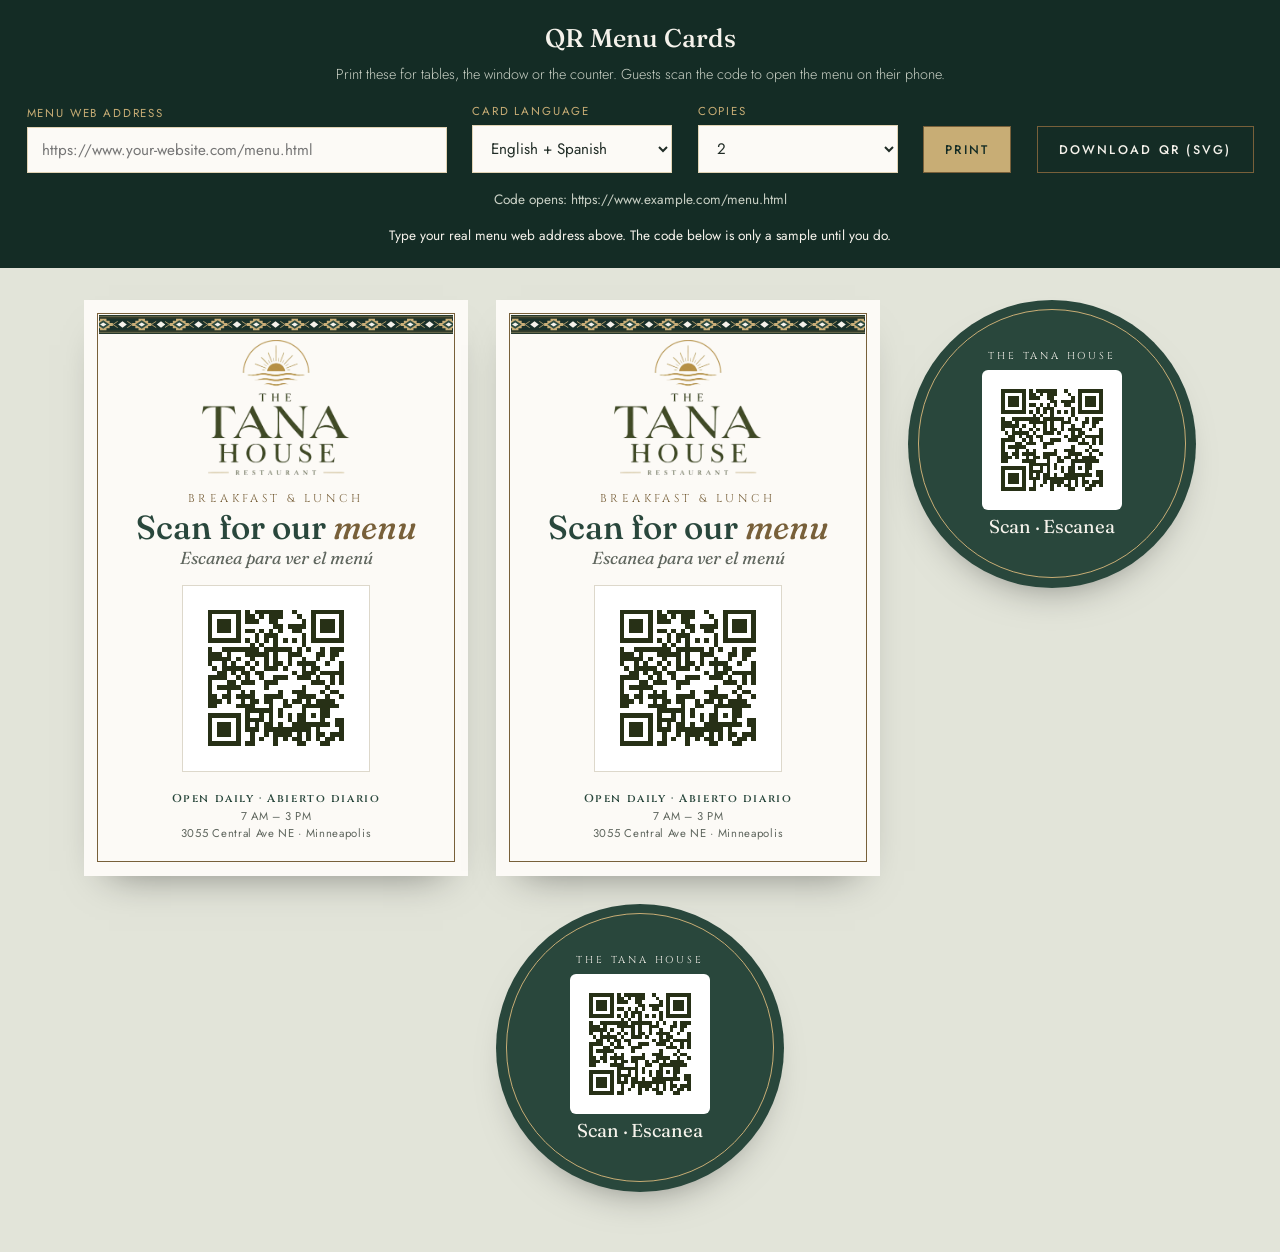
<file: qr-card.html>
<!DOCTYPE html>
<html lang="en">
<head>
  <meta charset="UTF-8">
  <meta name="viewport" content="width=device-width, initial-scale=1">
  <meta name="robots" content="noindex">
  <title>QR Menu Cards | The Tana House</title>
  <link rel="icon" href="assets/img/logo-emblem.png" type="image/png">
  <link rel="preconnect" href="https://fonts.googleapis.com">
  <link rel="preconnect" href="https://fonts.gstatic.com" crossorigin>
  <link href="https://fonts.googleapis.com/css2?family=Cinzel:wght@500;600&family=Fraunces:ital,wght@0,500;0,600;1,500&family=Jost:wght@300;400;500&display=swap" rel="stylesheet">
  <style>
    :root { --canvas:#F5F2EB; --surface:#FCFAF6; --accent:#29473C; --accent-deep:#142C25; --accent-warm:#78603A; --ochre:#C8AD75; --ink:#202C26; --soft:#5F665E;
      --wordmark:"Cinzel","Times New Roman",serif; --display:"Fraunces",Georgia,serif; --body:"Jost","Avenir Next","Segoe UI",sans-serif; }
    * { box-sizing: border-box; }
    body { margin: 0; background: #E2E4D9; font-family: var(--body); color: var(--ink); }
    .tools { background: var(--accent-deep); color: var(--canvas); padding: 1.4rem; display: flex; flex-wrap: wrap; gap: 1rem 1.6rem; align-items: end; justify-content: center; }
    .tools h1 { font-family: var(--display); font-weight: 500; font-size: 1.6rem; margin: 0; width: 100%; text-align: center; }
    .tools p { width: 100%; text-align: center; margin: -.4rem 0 .2rem; font-size: .9rem; color: #C9D0C5; font-weight: 300; }
    .tools label { display: grid; gap: .35rem; font-size: .72rem; letter-spacing: .16em; text-transform: uppercase; color: var(--ochre); }
    .tools input, .tools select { font: inherit; font-size: .95rem; padding: .7rem .9rem; border: 1px solid rgba(200,173,117,.5); background: var(--surface); color: var(--ink); min-width: 200px; }
    .tools input[type=url] { min-width: min(420px, 80vw); }
    .tools button { font: inherit; font-size: .78rem; font-weight: 500; letter-spacing: .18em; text-transform: uppercase; padding: .85rem 1.3rem; border: 1px solid var(--accent-warm); background: var(--ochre); color: var(--accent-deep); cursor: pointer; }
    .tools button.ghost { background: transparent; color: var(--canvas); }
    .warn { width: 100%; text-align: center; font-size: .85rem; color: #F5F2EB; }
    .warn[hidden] { display: none; }
    .sheet { display: flex; flex-wrap: wrap; gap: 28px; justify-content: center; padding: 32px 16px 60px; }

    /* Table tent / window card: 4 x 6 in */
    .card { width: 4in; height: 6in; background: var(--surface); position: relative; padding: .42in .38in .34in; display: flex; flex-direction: column; align-items: center; text-align: center; box-shadow: 0 20px 40px -25px rgba(0,0,0,.5); }
    .card::before { content: ""; position: absolute; inset: .14in; border: 1px solid var(--accent-warm); pointer-events: none; }
    .card::after { content: ""; position: absolute; top: .16in; left: .16in; right: .16in; height: .2in; background: var(--accent-deep) url("assets/img/tibeb-border.svg") repeat-x center / auto 100%; pointer-events: none; }
    .card .logo { width: 1.55in; }
    .card .line { font-family: var(--wordmark); font-size: 8.5pt; letter-spacing: .3em; color: var(--accent-warm); margin: .16in 0 .05in; text-transform: uppercase; }
    .card h2 { font-family: var(--display); font-weight: 500; font-size: 25pt; line-height: 1.02; color: var(--accent); margin: 0; }
    .card h2 em { color: var(--accent-warm); }
    .card .es { font-family: var(--display); font-style: italic; font-size: 13pt; color: var(--soft); margin-top: .03in; }
    .card .qr { width: 1.95in; height: 1.95in; margin: .17in 0 .12in; padding: .06in; border: 1px solid #DDD8CB; background: #fff; }
    .card .qr svg { width: 100%; height: 100%; display: block; }
    .card .info { font-size: 8.5pt; letter-spacing: .06em; color: var(--soft); line-height: 1.55; margin-top: auto; }
    .card .info b { font-family: var(--wordmark); font-weight: 600; letter-spacing: .14em; color: var(--accent); }

    /* Round sticker: 3 in */
    .sticker { width: 3in; height: 3in; border-radius: 50%; background: var(--accent); color: var(--canvas); display: flex; flex-direction: column; align-items: center; justify-content: center; position: relative; box-shadow: 0 20px 40px -25px rgba(0,0,0,.5); }
    .sticker::before { content: ""; position: absolute; inset: .1in; border-radius: 50%; border: 1px solid var(--ochre); }
    .sticker .qr { width: 1.45in; height: 1.45in; background: #fff; padding: .05in; border-radius: 6px; }
    .sticker .qr svg { width: 100%; height: 100%; display: block; }
    .sticker .t { font-family: var(--wordmark); font-size: 7.5pt; letter-spacing: .28em; color: var(--canvas); margin-bottom: .08in; }
    .sticker .b { font-family: var(--display); font-size: 14pt; margin-top: .06in; }

    @media print {
      @page { margin: .4in; }
      body { background: #fff; }
      .tools { display: none; }
      .sheet { padding: 0; gap: .3in; }
      .card, .sticker { box-shadow: none; break-inside: avoid; outline: 1px dashed #ccc; outline-offset: 0; }
      * { -webkit-print-color-adjust: exact; print-color-adjust: exact; }
    }
  </style>
</head>
<body>
  <div class="tools">
    <h1>QR Menu Cards</h1>
    <p>Print these for tables, the window or the counter. Guests scan the code to open the menu on their phone.</p>
    <label>Menu web address <input id="url" type="url" placeholder="https://www.your-website.com/menu.html"></label>
    <label>Card language
      <select id="lang">
        <option value="both">English + Spanish</option>
        <option value="en">English</option>
        <option value="es">Spanish</option>
      </select>
    </label>
    <label>Copies <select id="copies"><option>1</option><option selected>2</option><option>4</option></select></label>
    <button id="print">Print</button>
    <button id="dl" class="ghost">Download QR (SVG)</button>
    <div class="warn" style="color:#C9D0C5">Code opens: <span id="target"></span></div>
    <div class="warn" id="warn" hidden>Type your real menu web address above. The code below is only a sample until you do.</div>
  </div>

  <main class="sheet" id="sheet"></main>

  <script src="assets/js/qrcode.js"></script>
  <script>
  (function () {
    const $ = s => document.querySelector(s);
    const store = { get(k) { try { return localStorage.getItem(k); } catch (e) { return null; } }, set(k, v) { try { localStorage.setItem(k, v); } catch (e) {} } };
    const urlIn = $('#url'), langIn = $('#lang'), copiesIn = $('#copies');

    // When the site is online, default to this site's own menu page.
    const live = /^https?:/.test(location.protocol) && !/claude\.ai|claudeusercontent|localhost|127\.0\.0\.1/.test(location.hostname);
    urlIn.value = store.get('tana-qr-url') || (live ? new URL('menu.html', location.href).href : '');

    const TEXT = {
      en:   { line: 'Breakfast &amp; Lunch', h: 'Scan for our <em>menu</em>', es: '', st: 'Scan for menu' },
      es:   { line: 'Desayuno y Almuerzo', h: 'Escanea para ver el <em>menú</em>', es: '', st: 'Ver el menú' },
      both: { line: 'Breakfast &amp; Lunch', h: 'Scan for our <em>menu</em>', es: 'Escanea para ver el menú', st: 'Scan · Escanea' }
    };
    const INFO = { en: '<b>Open daily</b> · 7 AM – 3 PM', es: '<b>Abierto todos los días</b> · 7 AM – 3 PM', both: '<b>Open daily · Abierto diario</b><br>7 AM – 3 PM' };

    function render() {
      const url = urlIn.value.trim();
      let target = url || 'https://www.example.com/menu.html';
      if (langIn.value === 'es') target = target.replace(/menu\.html(?=$|[?#])/, 'menu-es.html');
      $('#warn').hidden = !!url;
      const svg = window.TanaQR(target, { level: 'M' });
      const L = langIn.value, t = TEXT[L];
      $('#target').textContent = target;
      const card = `<section class="card">
          <img class="logo" src="assets/img/logo.png" alt="The Tana House Restaurant">
          <div class="line">${t.line}</div>
          <h2>${t.h}</h2>${t.es ? `<div class="es">${t.es}</div>` : ''}
          <div class="qr">${svg}</div>
          <div class="info">${INFO[L]}<br>3055 Central Ave NE · Minneapolis</div>
        </section>`;
      const sticker = `<section class="sticker"><div class="t">THE TANA HOUSE</div><div class="qr">${svg}</div><div class="b">${t.st}</div></section>`;
      const n = +copiesIn.value;
      $('#sheet').innerHTML = card.repeat(n) + sticker.repeat(n);
      $('#dl').dataset.svg = svg;
    }

    urlIn.addEventListener('input', () => { store.set('tana-qr-url', urlIn.value.trim()); render(); });
    langIn.addEventListener('change', render);
    copiesIn.addEventListener('change', render);
    $('#print').addEventListener('click', () => { try { window.print(); } catch (e) {} });
    $('#dl').addEventListener('click', () => {
      const blob = new Blob([$('#dl').dataset.svg], { type: 'image/svg+xml' });
      const a = document.createElement('a'); a.href = URL.createObjectURL(blob); a.download = 'tana-house-menu-qr.svg';
      document.body.appendChild(a); a.click(); a.remove();
    });
    render();
  })();
  </script>
</body>
</html>
</file>
<file: assets/css/styles.css>
/* The Tana House — warm paper, classic serif type, and quiet green accents. */
:root {
  --canvas: #FDFBF7;
  --surface: #FDFBF7;
  --border: #D7D3C8;
  --border-strong: #AAA18C;
  --accent: #29473C;
  --accent-deep: #142C25;
  --accent-soft: #5C6758;
  --accent-warm: #78603A;
  --title: var(--accent-deep);
  --ochre: #C8AD75;
  --ochre-hover: #D5BD89;
  --ink: #30372F;
  --ink-soft: #62665D;
  --surface-muted: #EBE9E0;
  --surface-hover: #E2E4D9;
  --on-dark: #F6F2E9;
  --on-dark-soft: #C9D0C5;
  --dark-surface: #203C32;
  --dark-border: #536455;
  --dark-active: #3F5D4D;
  --shadow-color: 20 44 37;
  --focus-color: var(--accent);
  --radius: 10px;
  --wordmark: "Cinzel", Georgia, serif;
  --display: "Baskerville", "Palatino Linotype", Georgia, serif;
  --body: "Baskerville", "Palatino Linotype", Georgia, serif;
  --wrap: min(1040px, 100% - 3rem);
  --header-height: 0px;
}


/* Foundations: a calm restaurant page, with the content doing the work. */
*, *::before, *::after { box-sizing: border-box; }
html { scroll-behavior: smooth; scrollbar-gutter: stable; scroll-padding-top: calc(var(--header-height) + var(--sticky-menu-height, 0px) + 20px); }
body { margin: 0; background: var(--canvas); color: var(--ink); font: 400 1.0625rem/1.85 var(--body); letter-spacing: .025em; -webkit-font-smoothing: antialiased; }
[hidden] { display: none !important; }
img { display: block; max-width: 100%; height: auto; }
a { color: inherit; text-underline-offset: .25em; }
button, input { font: inherit; }
button, a, input { -webkit-tap-highlight-color: transparent; touch-action: manipulation; }
button { cursor: pointer; }
:focus-visible { outline: 2px solid var(--accent); outline-offset: 5px; }
h1, h2, h3, p, figure { margin: 0; }
h1, h2, h3 { font-family: var(--display); font-weight: 400; }
h1, h2 { text-wrap: balance; }
p { text-wrap: pretty; }
svg { flex-shrink: 0; }
.wrap { width: var(--wrap); margin-inline: auto; }
.skip-link { position: fixed; z-index: 100; top: 12px; left: 16px; padding: .6rem 1rem; background: var(--canvas); color: var(--accent); border: 1px solid var(--accent); transform: translateY(-160%); }
.skip-link:focus { transform: none; }
.eyebrow { color: var(--accent-soft); font-size: .75rem; letter-spacing: .12em; text-transform: uppercase; }
.btn { display: inline-flex; align-items: center; justify-content: center; gap: .75rem; min-height: 44px; padding: .65rem 1.3rem; border: 1px solid var(--border-strong); border-radius: 0; background: transparent; color: var(--accent); font-family: var(--body); font-size: .75rem; font-weight: 400; letter-spacing: .13em; line-height: 1.6; text-align: center; text-decoration: none; text-transform: uppercase; transition: background .25s, border-color .25s, transform .3s cubic-bezier(.22, 1, .36, 1), box-shadow .3s; }
.btn:hover { border-color: var(--accent); background: var(--surface-muted); }
.text-link { display: inline-flex; align-items: center; justify-content: center; gap: .5rem; min-height: 44px; color: var(--accent); font-size: .76rem; letter-spacing: .08em; text-decoration: underline; text-transform: uppercase; transition: color .25s, text-underline-offset .25s; }
.btn svg, .text-link svg { width: 16px; height: 16px; }
.site-header { position: relative; z-index: 50; background: var(--canvas); }
.nav { position: relative; display: flex; flex-direction: column; align-items: center; gap: 0; padding: 38px 0 20px; border-bottom: 1px solid var(--border); }
.brand { display: block; text-decoration: none; }
.brand img { width: 158px; height: auto; }
.nav-links { display: flex; align-items: center; justify-content: center; flex-wrap: wrap; gap: .5rem 2rem; margin: 22px 0 0; padding: 0; list-style: none; }
.nav-links a, .nav-links .btn { display: flex; align-items: center; min-height: 36px; padding: 0; border: 0; background: transparent; color: var(--ink); font-family: var(--body); font-size: .75rem; font-weight: 400; letter-spacing: .12em; line-height: 1.5; text-decoration: none; text-transform: uppercase; }
.nav-links a:hover, .nav-links a[aria-current="page"] { color: var(--accent); text-decoration: underline; text-underline-offset: .4em; }
.open-status { display: inline-flex; align-items: center; gap: .5rem; color: var(--ink-soft); font-size: .75rem; line-height: 1.5; }
.open-status i { width: 5px; height: 5px; border-radius: 50%; background: var(--accent-warm); flex-shrink: 0; }
.open-status.is-open i { background: #627D52; }
.photo { overflow: hidden; background: var(--surface-muted); }
.photo img { width: 100%; height: 100%; object-fit: cover; }
.section-sketch { display: block; width: 62px; height: auto; margin: 0 auto 14px; opacity: .9; pointer-events: none; user-select: none; }
.section-sketch.sketch-inline { width: 40px; margin: 0; flex-shrink: 0; }

/* One photograph and a short, centered welcome. */
.hero { padding: 48px 0 0; }
.hero-panel { display: grid; grid-template-columns: 1fr 1fr; align-items: center; gap: 64px; }
.hero-art { width: 100%; }
.hero-art .photo { aspect-ratio: 4 / 3; }
.hero-art img { object-position: center; }
.hero-art figcaption { display: flex; justify-content: space-between; gap: 1rem; margin-top: 8px; color: var(--ink-soft); font-size: .72rem; }
.hero-copy { text-align: center; }
.hero h1 { color: var(--title); font-size: 1.3rem; font-weight: 600; letter-spacing: .15em; line-height: 1.65; text-transform: uppercase; }
.hero-lead { max-width: 37ch; margin: 20px auto 0; color: var(--ink); font-size: 1.125rem; line-height: 1.85; }
.hero-actions { display: flex; align-items: center; justify-content: center; flex-wrap: wrap; gap: .75rem 1.5rem; margin-top: 26px; }
.hero-meta { display: flex; justify-content: center; align-items: center; flex-wrap: wrap; gap: .75rem 3rem; margin-top: 36px; padding: 15px 0; border-block: 1px solid var(--border); }
.hero-meta p { display: flex; flex-wrap: wrap; align-items: baseline; justify-content: center; gap: .2rem .6rem; color: var(--ink-soft); font-size: .8rem; }
.hero-meta strong { color: var(--ink); font-weight: 400; }

/* Menu notes, separated by simple rules instead of panels. */
.section { padding: 56px 0; }
.section-heading { max-width: 650px; margin: 0 auto; text-align: center; }
.section-heading h2, .story h2, .visit h2 { color: var(--title); font-size: 1.2rem; letter-spacing: .14em; line-height: 1.7; text-transform: uppercase; }
.section-heading p { margin-top: 16px; color: var(--ink); }
.section-heading > .text-link { margin-top: 14px; }
.fav-grid { display: grid; grid-template-columns: repeat(2, minmax(0, 1fr)); gap: 28px 64px; max-width: 800px; margin: 32px auto 0; }
.fav-card { display: block; min-width: 0; color: var(--ink); text-decoration: none; }
.fav-card:hover h3 { text-decoration: underline; text-underline-offset: .2em; }
.fav-title { display: flex; align-items: baseline; justify-content: space-between; gap: .5rem 1rem; }
.fav-title h3 { color: var(--ink); font-size: 1.1rem; line-height: 1.6; }
.price { font-variant-numeric: tabular-nums; font-weight: 400; }
.fav-title .price { flex-shrink: 0; color: var(--ink-soft); font-size: .87rem; }
.fav-body p { margin-top: 8px; color: var(--ink-soft); font-size: 1.0625rem; line-height: 1.8; }
.feature { margin-top: 56px; padding-top: 56px; border-top: 1px solid var(--border); }
.feature-grid { display: grid; grid-template-columns: 1fr 1fr; align-items: center; gap: 80px; }
.feature-copy { text-align: center; }
.feature h2 { color: var(--title); font-size: 1.2rem; letter-spacing: .14em; line-height: 1.7; text-transform: uppercase; }
.feature h2 em { font-style: normal; }
.feature-copy p { max-width: 40ch; margin: 20px auto 0; color: var(--ink); }
.feature-copy .btn { margin-top: 24px; }
.feature-art { width: min(100%, 360px); aspect-ratio: 4 / 3; justify-self: center; }
.story-section { border-top: 1px solid var(--border); }
.story-grid { display: grid; grid-template-columns: 1fr 1fr; align-items: center; gap: 80px; }
.story-art { aspect-ratio: 4 / 3; }
.story { text-align: center; }
.story-lead { max-width: 46ch; margin: 20px auto 0; color: var(--ink); }
.story-points { display: grid; grid-template-columns: repeat(2, minmax(0, 1fr)); gap: 24px; margin-top: 28px; }
.story-points h3 { color: var(--ink); font-size: 1rem; line-height: 1.6; }
.story-points p { margin-top: 6px; color: var(--ink-soft); font-size: 1.0625rem; line-height: 1.8; }
.gallery-grid, .review-grid { display: grid; grid-template-columns: repeat(3, minmax(0, 1fr)); gap: 24px; margin-top: 32px; }
.gallery-grid figure { min-width: 0; }
.gallery-grid .photo { aspect-ratio: 4 / 3; }
.gallery-grid figcaption { margin-top: 8px; color: var(--ink-soft); font-size: .8rem; text-align: center; }
.review-card { margin: 0; padding-top: 24px; border-top: 1px solid var(--border); text-align: center; }
.review-card p { color: var(--ink); font-size: 1.1rem; line-height: 1.8; }
.review-card footer { display: flex; flex-wrap: wrap; justify-content: center; gap: .5rem 1rem; margin-top: 20px; font-size: .8rem; }
.review-card cite { font-style: normal; }

/* The useful details and a compact footer stay on the same paper background. */
.visit { border-top: 1px solid var(--border); }
.visit-heading { max-width: 680px; margin: 0 auto 32px; text-align: center; }
.visit-lead { max-width: 48ch; margin: 20px auto 0; color: var(--ink); font-size: 1.125rem; }
.visit-card { display: grid; grid-template-columns: repeat(3, minmax(0, 1fr)); max-width: 880px; margin-inline: auto; padding-top: 28px; border-top: 1px solid var(--border); text-align: center; }
.visit-card > div { padding-inline: 16px; }
.detail-icon { display: none; }
.visit-card h3 { margin-bottom: 10px; color: var(--ink); font-size: .78rem; letter-spacing: .1em; line-height: 1.7; text-transform: uppercase; }
.visit-card address { font-size: 1.0625rem; font-style: normal; }
.visit-card p, .visit-card a { font-size: 1.0625rem; }
.visit-card strong { font-weight: 400; }
.visit-card .open-status { margin-top: 10px; font-size: .72rem; }
.site-footer { padding: 32px 0 20px; border-top: 1px solid var(--border); color: var(--ink-soft); text-align: center; }
.footer-brand { color: var(--ink); font-size: 1.2rem; line-height: 1.7; text-decoration: none; }
.footer-brand span { display: block; font-size: .65rem; letter-spacing: .14em; text-transform: uppercase; }
.footer-contact { display: flex; flex-wrap: wrap; align-items: center; justify-content: center; gap: 16px 28px; margin-top: 20px; font-size: .8rem; }
.footer-contact address { font-style: normal; }
.footer-contact a { text-decoration: none; }
.footer-contact a:hover { text-decoration: underline; }
.footer-bottom { display: flex; flex-wrap: wrap; justify-content: center; gap: .5rem 1.5rem; margin-top: 28px; padding-top: 14px; border-top: 1px solid var(--border); font-size: .7rem; }
/* A first-visit welcome in the same paper, serif and fine-rule style. */
html.welcome-open { overflow: hidden; }
.welcome-dialog { width: min(520px, calc(100% - 32px)); max-width: none; max-height: calc(100dvh - 32px); margin: auto; padding: 0; overflow-x: hidden; overflow-y: auto; overscroll-behavior: contain; border: 1px solid var(--border-strong); border-radius: 0; background: var(--canvas); color: var(--ink); box-shadow: 0 20px 70px rgb(var(--shadow-color) / 16%); font: 400 1rem/1.9 var(--body); letter-spacing: .025em; }
.welcome-dialog[open] { animation: welcome-appear .42s cubic-bezier(.22, 1, .36, 1) both; }
.welcome-dialog::backdrop { background: rgb(var(--shadow-color) / 32%); -webkit-backdrop-filter: blur(2px); backdrop-filter: blur(2px); animation: welcome-backdrop .3s ease-out both; }
.welcome-content { padding: 36px 40px 28px; text-align: center; }
.welcome-close { position: absolute; top: 8px; right: 8px; display: grid; place-items: center; width: 44px; height: 44px; padding: 12px; border: 0; background: transparent; color: var(--ink-soft); }
.welcome-close:hover { color: var(--title); }
.welcome-close svg { width: 20px; height: 20px; }
.welcome-mark { width: 118px; margin: 0 auto 20px; }
.welcome-eyebrow { color: var(--ink-soft); font-size: .66rem; letter-spacing: .12em; line-height: 1.8; text-transform: uppercase; }
.welcome-title { margin-top: 14px; color: var(--title); font-size: 1.4rem; font-weight: 600; letter-spacing: .1em; line-height: 1.6; text-transform: uppercase; }
.welcome-title span, .welcome-title em { display: block; }
.welcome-title em { font-style: normal; }
.welcome-title:focus { outline: none; }
.welcome-saying { max-width: 33ch; margin: 20px auto 0; color: var(--ink); font-size: 1.0625rem; line-height: 1.85; }
.welcome-actions { display: flex; flex-direction: column; align-items: center; gap: 6px; margin-top: 24px; }
.welcome-menu { min-width: min(220px, 100%); max-width: 100%; }
.welcome-dismiss { min-height: 44px; padding: .5rem; border: 0; background: transparent; color: var(--ink-soft); font-size: .75rem; letter-spacing: .05em; text-decoration: underline; text-underline-offset: .3em; }
.welcome-dismiss:hover { color: var(--title); }
.welcome-hours { margin-top: 20px; padding-top: 14px; border-top: 1px solid var(--border); color: var(--ink-soft); font-size: .72rem; }
.welcome-dialog.is-closing { animation: welcome-leave .18s ease-in forwards; }
@keyframes welcome-appear { from { opacity: 0; transform: translateY(12px) scale(.985); } to { opacity: 1; transform: none; } }
@keyframes welcome-leave { to { opacity: 0; transform: translateY(4px); } }
@keyframes welcome-backdrop { from { opacity: 0; } to { opacity: 1; } }
@keyframes welcome-rise { from { opacity: 0; transform: translateY(8px); } to { opacity: 1; transform: none; } }
.welcome-dialog[open] :where(.welcome-mark, .welcome-eyebrow, .welcome-title, .welcome-saying, .welcome-actions, .welcome-hours) { animation: welcome-rise .6s cubic-bezier(.22, 1, .36, 1) backwards; }
.welcome-dialog[open] .welcome-mark { animation-delay: .03s; }
.welcome-dialog[open] .welcome-eyebrow { animation-delay: .08s; }
.welcome-dialog[open] .welcome-title { animation-delay: .12s; }
.welcome-dialog[open] .welcome-saying { animation-delay: .19s; }
.welcome-dialog[open] .welcome-actions { animation-delay: .27s; }
.welcome-dialog[open] .welcome-hours { animation-delay: .32s; }

/* Small interaction details complement the one-time scroll entrances. */
[data-motion]:focus-within { opacity: 1 !important; transform: none !important; clip-path: none !important; }
.nav-links a { position: relative; }
.nav-links a::after { content: ""; position: absolute; right: 0; bottom: 2px; left: 0; height: 1px; background: var(--accent); transform: scaleX(0); transform-origin: left; transition: transform .35s cubic-bezier(.22, 1, .36, 1); }
.nav-links a:hover, .nav-links a[aria-current="page"] { text-decoration: none; }
.nav-links a:hover::after, .nav-links a:focus-visible::after, .nav-links a[aria-current="page"]::after { transform: scaleX(1); }
.btn:active { transform: translateY(0) scale(.985); }
.nav-links .btn:hover, .nav-links .btn:active { transform: none; box-shadow: none; }
.hero-art .photo img, .feature-art img, .story-art img, .gallery-grid .photo img { transition: transform 1s cubic-bezier(.22, 1, .36, 1); }
.fav-title h3 { transition: color .25s, text-underline-offset .25s; }
@media (hover: hover) and (pointer: fine) {
  .btn:hover { transform: translateY(-2px); box-shadow: 0 5px 16px rgb(var(--shadow-color) / 6%); }
  .nav-links .btn:hover { transform: none; box-shadow: none; }
  .text-link:hover { color: var(--title); text-underline-offset: .4em; }
  .fav-card:hover h3 { color: var(--title); text-underline-offset: .35em; }
  .hero-art:hover .photo img, .feature-art:hover img, .story-art:hover img, .gallery-grid .photo:hover img { transform: scale(1.025); }
}
@media (max-width: 480px) {
  .welcome-content { padding: 32px 22px 22px; }
  .welcome-mark { width: 102px; margin-bottom: 18px; }
  .welcome-title { font-size: 1.2rem; }
}
@media (prefers-reduced-motion: reduce) {
  html { scroll-behavior: auto; }
  *, *::before, *::after { animation: none !important; transition: none !important; }
  [data-motion] { opacity: 1 !important; transform: none !important; clip-path: none !important; }
  .btn:hover, .btn:active, .photo:hover img, .hero-art:hover .photo img { transform: none !important; }
}
@media print {
  [data-motion] { opacity: 1 !important; transform: none !important; clip-path: none !important; }
  html.welcome-open { overflow: visible; }
  .welcome-dialog { display: none !important; }
  .nav-links, .language-picker { display: none !important; }
  .nav { padding-block: 12px; }
  .brand img { width: 100px; }
  .section { padding-block: 24px; }
}
</file>
<file: assets/css/languages.css>
/* The language control stays small and accessible beside the centered wordmark. */
.language-picker { position: absolute; top: 28px; right: 0; z-index: 60; }
.language-picker summary { display: flex; align-items: center; justify-content: center; gap: .35rem; min-width: 56px; min-height: 44px; padding: .4rem; border: 0; color: var(--ink-soft); font-size: .76rem; cursor: pointer; list-style: none; }
.language-picker summary::-webkit-details-marker { display: none; }
.language-picker summary > svg { width: 14px; height: 14px; }
.language-picker summary:hover, .language-picker[open] summary { color: var(--accent); }
.language-chevron { font-size: .9rem; line-height: 1; }
.language-options { position: absolute; top: calc(100% + .3rem); right: 0; width: 200px; padding: .4rem; border: 1px solid var(--border); background: var(--canvas); }
.language-options .lang-switch { display: flex; align-items: center; justify-content: space-between; min-height: 44px; padding: .55rem .75rem; color: var(--ink); font-family: var(--body); font-size: .9rem; letter-spacing: 0; text-decoration: none; }
.language-options .lang-switch:hover, .language-options .lang-switch[aria-current="page"] { background: var(--surface-muted); color: var(--accent); }
html:lang(am) { --body: "Kefa", "Noto Sans Ethiopic", serif; --display: "Kefa", "Noto Serif Ethiopic", serif; }
html:lang(am) h1, html:lang(am) h2 { letter-spacing: .03em; line-height: 1.8; }
html:lang(am) .item p { line-height: 2; }
@media (max-width: 46em) { .language-picker { top: 16px; } }
@media (max-width: 30em) { .language-picker summary > svg { display: none; } }
</file>
<file: assets/css/responsive.css>
/* The page remains a simple document at every screen size. */
:root {
  --page-gutter: max(24px, env(safe-area-inset-left, 0px), env(safe-area-inset-right, 0px));
  --wrap: min(1040px, calc(100% - var(--page-gutter) - var(--page-gutter)));
}
.hero-panel > *, .feature-grid > *, .story-grid > *, .visit-card > *, .menu-tools-top > * { min-width: 0; }
h1, h2, h3, p, address, .price { overflow-wrap: anywhere; }
.language-options { max-height: var(--language-space, calc(100dvh - 80px)); overflow-y: auto; overscroll-behavior: contain; }
.menu-tabs a:focus-visible { outline-offset: -4px; }
@media (max-width: 62em) {
  .hero-panel, .feature-grid, .story-grid { gap: 36px; }
  .hero h1 { font-size: 1.2rem; }
  .hero-lead, .feature-copy p, .story-lead { font-size: 1.0625rem; }
  .fav-grid { column-gap: 36px; }
  .items { column-gap: 36px; }
}
@media (max-width: 46em) {
  .section-sketch:not(.sketch-inline) { width: 52px; margin-bottom: 12px; }
  .nav { padding: 18px 0 12px; }
  .brand img { width: 112px; }
  .nav-links { gap: .4rem 1.4rem; margin-top: 12px; }
  .nav-links a, .nav-links .btn { font-size: .73rem; letter-spacing: .08em; }
  .hero { padding-top: 24px; }
  .hero-panel, .feature-grid, .story-grid { grid-template-columns: minmax(0, 1fr); gap: 28px; }
  .hero-art { width: min(100%, 560px); justify-self: center; }
  .hero-copy { max-width: 540px; margin-inline: auto; }
  .hero h1 { font-size: 1.25rem; }
  .hero-lead, .feature-copy p, .story-lead { font-size: 1.0625rem; }
  .hero-meta { gap: .75rem 1.5rem; margin-top: 28px; }
  .section { padding-block: 40px; }
  .section-heading h2, .story h2, .visit h2 { font-size: 1.15rem; }
  .feature { margin-top: 40px; padding-top: 40px; }
  .feature-art { order: -1; width: min(100%, 360px); }
  .feature-copy p { max-width: 48ch; }
  .story-art { width: min(100%, 560px); justify-self: center; }
  .story-lead { max-width: 56ch; }
  .story-points { max-width: 560px; margin-inline: auto; }
  .visit-card { grid-template-columns: minmax(0, 1fr); gap: 24px; }
  .visit-card > div { padding-inline: 0; }
  .gallery-grid, .review-grid { grid-template-columns: minmax(0, 1fr); }
  .menu-hero { padding-top: 28px; }
  .menu-tools-top { flex-wrap: wrap; gap: 10px; }
  .menu-search { flex-basis: 100%; }
  .menu-results { width: 100%; justify-content: center; }
  .menu-search input { font-size: 1rem; }
  .filters { flex-wrap: nowrap; justify-content: start; overflow-x: auto; gap: 1.25rem; padding: 0 0 6px; scrollbar-width: thin; }
  .filter-chip { flex-shrink: 0; }
  .menu-tabs ul { justify-content: start; }
  .menu-section { padding-block: 32px; }
  .items { grid-template-columns: minmax(0, 1fr); gap: 8px; }
}
@media (max-width: 30em) {
  :root { --page-gutter: max(20px, env(safe-area-inset-left, 0px), env(safe-area-inset-right, 0px)); }
  .nav-links { column-gap: 1.2rem; }
  .hero-meta { display: grid; grid-template-columns: 1fr; gap: 8px; }
  .fav-grid { grid-template-columns: minmax(0, 1fr); gap: 24px; }
  .fav-title h3 { font-size: 1.05rem; }
  .hero-actions { gap: 12px 20px; }
  .story-points { gap: 20px; }
  .footer-contact { display: block; }
  .footer-contact p, .footer-contact > a { display: block; margin-top: 10px; }
  .footer-bottom { display: block; }
  .footer-bottom > span { display: block; }
}
@media (max-width: 22em) {
  .nav-links { gap: .4rem 1rem; }
  .nav-links a, .nav-links .btn { font-size: .7rem; }
  .story-points { grid-template-columns: minmax(0, 1fr); }
  .btn { padding-inline: 1rem; font-size: .7rem; }
}
@media print {
  .menu-tools, .menu-tabs { display: none; }
  .menu-section { break-inside: auto; }
  .item { break-inside: avoid; }
}
</file>
<file: assets/css/menu.css>
/* A simple, text-led menu with a useful search and category rail. */
.menu-hero { padding: 40px 0 28px; text-align: center; }
.menu-hero .eyebrow { display: none; }
.menu-hero h1 { display: flex; align-items: center; justify-content: center; gap: 12px; color: var(--title); font-size: 1.4rem; font-weight: 600; letter-spacing: .16em; line-height: 1.6; text-transform: uppercase; }
.menu-intro-lead { max-width: 56ch; margin: 16px auto 0; color: var(--ink); font-size: 1.125rem; }
.menu-intro-meta { display: flex; flex-wrap: wrap; align-items: center; justify-content: center; gap: .6rem 1.5rem; margin-top: 16px; color: var(--ink-soft); font-size: .8rem; }
.menu-intro-meta > span { display: inline-flex; align-items: center; gap: .5rem; }
.menu-intro-meta svg { display: none; }
.menu-intro-meta i { width: 4px; height: 4px; border-radius: 50%; background: var(--accent-soft); }
.menu-tools { padding-bottom: 24px; }
.menu-tools-top { display: flex; align-items: center; justify-content: center; gap: 24px; max-width: 640px; margin-inline: auto; }
.menu-search { position: relative; flex: 1; min-width: 0; }
.menu-search > svg { position: absolute; left: 12px; top: 50%; transform: translateY(-50%); width: 16px; height: 16px; color: var(--ink-soft); }
.menu-search input { display: block; width: 100%; height: 44px; padding: .5rem 42px; border: 1px solid var(--border); border-radius: 0; background: transparent; color: var(--ink); font-size: .9rem; letter-spacing: .025em; transition: border-color .25s, background .25s; }
.menu-search input::placeholder { color: var(--ink-soft); opacity: 1; }
.menu-search input:focus { border-color: var(--accent); }
.menu-search input::-webkit-search-cancel-button { display: none; }
.menu-search-clear { position: absolute; top: 0; right: 0; display: grid; place-items: center; width: 44px; height: 44px; padding: 0; border: 0; background: transparent; color: var(--ink-soft); font-size: 1.2rem; }
.menu-results { display: flex; align-items: center; flex-wrap: wrap; justify-content: end; gap: .5rem 1rem; }
.filter-count { color: var(--ink-soft); font-size: .78rem; white-space: nowrap; }
.menu-reset { min-height: 44px; padding: .4rem 0; border: 0; background: transparent; color: var(--ink-soft); font-size: .76rem; text-decoration: underline; text-underline-offset: .25em; }
.menu-tools-bottom { margin-top: 10px; text-align: center; }
.filters { display: flex; flex-wrap: wrap; align-items: center; justify-content: center; gap: 0 1rem; }
.filter-chip { min-height: 44px; padding: .5rem .15rem; border: 0; border-bottom: 1px solid transparent; border-radius: 0; background: transparent; color: var(--ink-soft); font-size: .8rem; letter-spacing: .025em; transition: color .2s, border-color .25s; }
.filter-chip:hover, .filter-chip[aria-pressed="true"] { border-bottom-color: var(--accent); color: var(--accent); }
.menu-tabs { position: sticky; top: 0; z-index: 40; display: flex; align-items: center; gap: 1rem; border-block: 1px solid var(--border); background: var(--canvas); }
.menu-nav-heading { order: 2; flex: 0 0 44px; }
.menu-nav-heading h2 { display: none; }
.menu-search-jump { display: grid; place-items: center; width: 44px; height: 44px; padding: .75rem; border: 0; background: transparent; color: var(--accent); }
.menu-search-jump svg { width: 16px; height: 16px; }
.menu-tabs ul { display: flex; flex-direction: row; align-items: center; justify-content: space-between; flex: 1; gap: 1.25rem; min-width: 0; margin: 0; padding: 0; overflow-x: auto; overflow-y: hidden; list-style: none; scrollbar-width: none; overscroll-behavior-x: contain; }
.menu-tabs ul::-webkit-scrollbar { display: none; }
.menu-tabs li { flex-shrink: 0; }
.menu-tabs a { display: flex; align-items: center; min-height: 50px; padding: .7rem 0; border-bottom: 1px solid transparent; color: var(--ink-soft); font-size: .76rem; text-decoration: none; white-space: nowrap; transition: color .25s, border-color .25s; }
.menu-tabs a:hover, .menu-tabs a.active { border-bottom-color: var(--accent); color: var(--accent); }
.menu-category-count { display: none; }
.menu-content, .menu-section-dishes { min-width: 0; }
.menu-section { padding: 40px 0; border-bottom: 1px solid var(--border); }
.menu-section-grid { display: block; }
.menu-section-head { max-width: 720px; margin: 0 auto 24px; text-align: center; }
.menu-section-topline { display: none; }
.menu-section-head h2 { color: var(--title); font-size: 1.15rem; letter-spacing: .12em; line-height: 1.7; text-transform: uppercase; }
.menu-section-head h2 em { font-style: normal; }
.menu-section-head .note { margin-top: 14px; color: var(--ink-soft); font-size: 1.0625rem; line-height: 1.85; }
.menu-section-head .note b { font-weight: 400; }
.items { display: grid; grid-template-columns: repeat(2, minmax(0, 1fr)); gap: 12px 56px; max-width: 920px; margin-inline: auto; }
.item { min-width: 0; padding: 12px 0; }
.item-thumb { display: none; }
.item-top { display: flex; align-items: baseline; justify-content: space-between; flex-wrap: wrap; gap: .4rem 1rem; }
.item h3 { flex: 1 1 160px; min-width: 0; color: var(--ink); font-size: 1.05rem; font-weight: 600; line-height: 1.6; }
.item .price { flex: 0 1 auto; max-width: 100%; color: var(--ink); font-size: .9rem; line-height: 1.6; }
.item .price small { color: var(--ink-soft); font-size: .75rem; }
.item p { margin-top: 8px; color: var(--ink-soft); font-size: 1.0625rem; line-height: 1.85; }
.toppings { max-width: 920px; margin: 24px auto 0; padding-top: 20px; border-top: 1px solid var(--border); text-align: center; }
.toppings h3 { margin-bottom: 12px; color: var(--ink); font-size: .8rem; letter-spacing: .1em; text-transform: uppercase; }
.chips { display: flex; flex-wrap: wrap; justify-content: center; gap: .4rem 1.25rem; }
.chips span { color: var(--ink-soft); font-size: .8rem; }
.menu-section.section-empty, .item.hidden { display: none; }
.no-results { display: none; padding: 56px 1rem; color: var(--ink-soft); text-align: center; }
.no-results.show { display: block; }
.no-results-icon { display: none; }
.no-results h2 { color: var(--ink); font-size: 1.2rem; letter-spacing: .1em; text-transform: uppercase; }
.no-results p { max-width: 43ch; margin: 20px auto 0; }
.no-results .btn { margin-top: 24px; }
.menu-cta { padding: 48px 0; text-align: center; }
.menu-cta h2 { color: var(--title); font-size: 1.15rem; letter-spacing: .12em; line-height: 1.7; text-transform: uppercase; }
.menu-cta p { margin: 18px auto 0; color: var(--ink); }
.menu-cta .btn { margin-top: 24px; }
</file>
